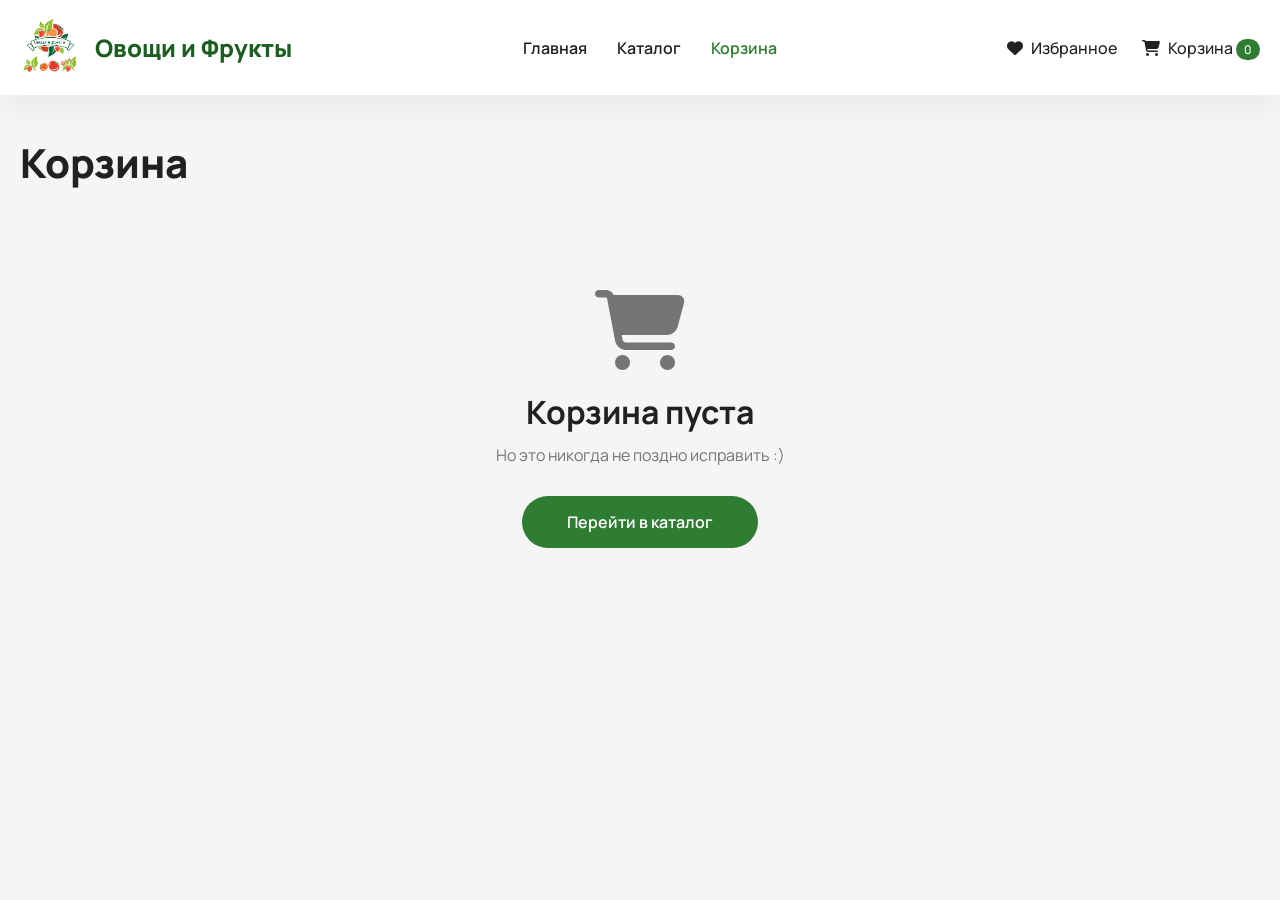
<file: cart.html>
<!DOCTYPE html>
<html lang="ru">
<head>
    <meta charset="UTF-8">
    <meta name="viewport" content="width=device-width, initial-scale=1.0">
    <title>Корзина | Овощи и Фрукты</title>
    
    <!-- Подключаем шрифты -->
    <link rel="preconnect" href="https://fonts.googleapis.com">
    <link rel="preconnect" href="https://fonts.gstatic.com" crossorigin>
    <link href="https://fonts.googleapis.com/css2?family=Manrope:wght@300;400;500;600;700;800&family=Playfair+Display:wght@700&display=swap" rel="stylesheet">
    
    <!-- Font Awesome -->
    <link rel="stylesheet" href="https://cdnjs.cloudflare.com/ajax/libs/font-awesome/6.4.0/css/all.min.css">
    
    <style>
        /* Копируем основные стили из catalog.html для единообразия */
        * { margin: 0; padding: 0; box-sizing: border-box; }
        
        :root {
            --primary-green: #2E7D32;
            --primary-green-light: #4CAF50;
            --primary-green-dark: #1B5E20;
            --accent-yellow: #ffc107;
            --accent-red: #f44336;
            --text-dark: #212121;
            --text-light: #757575;
            --bg-light: #F5F5F5;
            --bg-white: #FFFFFF;
            --shadow-soft: 0 10px 30px rgba(0, 0, 0, 0.05);
            --border-radius: 20px;
            --transition: all 0.3s ease;
        }

        body {
            font-family: 'Manrope', sans-serif;
            color: var(--text-dark);
            background-color: var(--bg-light);
        }

        .container {
            max-width: 1400px;
            margin: 0 auto;
            padding: 0 20px;
        }

        /* Шапка (копируем из catalog.html) */
        .header {
            background: white;
            box-shadow: var(--shadow-soft);
            position: sticky;
            top: 0;
            z-index: 100;
        }

        .main-nav {
            display: flex;
            align-items: center;
            justify-content: space-between;
            padding: 15px 0;
        }

        .logo {
            display: flex;
            align-items: center;
            gap: 15px;
            text-decoration: none;
        }

        .logo-image img {
            height: 60px;
            width: auto;
        }

        .logo-title {
            font-size: 1.5rem;
            font-weight: 800;
            color: var(--primary-green-dark);
        }

        .nav-menu ul {
            display: flex;
            gap: 30px;
            list-style: none;
        }

        .nav-menu a {
            text-decoration: none;
            color: var(--text-dark);
            font-weight: 600;
            transition: var(--transition);
        }

        .nav-menu a:hover,
        .nav-menu a.active {
            color: var(--primary-green);
        }

        .user-actions {
            display: flex;
            gap: 25px;
        }

        .action-link {
            text-decoration: none;
            color: var(--text-dark);
            display: flex;
            align-items: center;
            gap: 8px;
            font-weight: 500;
        }

        .cart-count {
            background: var(--primary-green);
            color: white;
            padding: 2px 8px;
            border-radius: 20px;
            font-size: 0.75rem;
        }

        /* Заголовок страницы */
        .page-title {
            margin: 40px 0;
            font-size: 2.5rem;
            font-weight: 800;
        }

        /* Корзина */
        .cart-layout {
            display: grid;
            grid-template-columns: 1fr 350px;
            gap: 30px;
            margin: 40px 0;
        }

        .cart-items {
            background: white;
            border-radius: var(--border-radius);
            padding: 30px;
            box-shadow: var(--shadow-soft);
        }

        .cart-item {
            display: grid;
            grid-template-columns: 100px 1fr auto auto auto;
            gap: 20px;
            align-items: center;
            padding: 20px 0;
            border-bottom: 1px solid #eaeaea;
        }

        .cart-item:last-child {
            border-bottom: none;
        }

        .cart-item-image {
            width: 100px;
            height: 100px;
            border-radius: 10px;
            overflow: hidden;
        }

        .cart-item-image img {
            width: 100%;
            height: 100%;
            object-fit: cover;
        }

        .cart-item-info h3 {
            font-size: 1.1rem;
            margin-bottom: 5px;
        }

        .cart-item-price {
            font-weight: 700;
            color: var(--primary-green-dark);
        }

        .cart-item-quantity {
            display: flex;
            align-items: center;
            gap: 10px;
        }

        .quantity-btn {
            width: 35px;
            height: 35px;
            border: 1px solid #eaeaea;
            background: white;
            border-radius: 50%;
            cursor: pointer;
            transition: var(--transition);
        }

        .quantity-btn:hover {
            background: var(--primary-green);
            color: white;
            border-color: var(--primary-green);
        }

        .quantity-input {
            width: 50px;
            text-align: center;
            border: 1px solid #eaeaea;
            border-radius: 5px;
            padding: 8px;
        }

        .cart-item-total {
            font-weight: 700;
            font-size: 1.2rem;
            color: var(--primary-green-dark);
        }

        .cart-item-remove {
            color: var(--text-light);
            cursor: pointer;
            transition: var(--transition);
        }

        .cart-item-remove:hover {
            color: var(--accent-red);
        }

        /* Сайдбар корзины */
        .cart-sidebar {
            background: white;
            border-radius: var(--border-radius);
            padding: 30px;
            box-shadow: var(--shadow-soft);
            height: fit-content;
        }

        .cart-summary {
            margin-bottom: 30px;
        }

        .summary-row {
            display: flex;
            justify-content: space-between;
            margin-bottom: 15px;
            padding-bottom: 15px;
            border-bottom: 1px solid #eaeaea;
        }

        .summary-row.total {
            font-size: 1.3rem;
            font-weight: 700;
            border-bottom: none;
        }

        .btn-checkout {
            width: 100%;
            padding: 15px;
            background: var(--primary-green);
            color: white;
            border: none;
            border-radius: 10px;
            font-weight: 600;
            font-size: 1.1rem;
            cursor: pointer;
            transition: var(--transition);
            margin-bottom: 15px;
        }

        .btn-checkout:hover {
            background: var(--primary-green-dark);
        }

        .btn-continue {
            width: 100%;
            padding: 15px;
            background: transparent;
            border: 2px solid var(--primary-green);
            color: var(--primary-green);
            border-radius: 10px;
            font-weight: 600;
            text-decoration: none;
            display: block;
            text-align: center;
            transition: var(--transition);
        }

        .btn-continue:hover {
            background: var(--primary-green);
            color: white;
        }

        .empty-cart {
            text-align: center;
            padding: 60px;
        }

        .empty-cart i {
            font-size: 5rem;
            color: var(--text-light);
            margin-bottom: 20px;
        }

        .empty-cart h2 {
            font-size: 2rem;
            margin-bottom: 10px;
        }

        .empty-cart p {
            color: var(--text-light);
            margin-bottom: 30px;
        }

        .btn-primary {
            background: var(--primary-green);
            color: white;
            padding: 15px 45px;
            border-radius: 50px;
            text-decoration: none;
            font-weight: 600;
            display: inline-block;
        }

        @media (max-width: 768px) {
            .cart-layout {
                grid-template-columns: 1fr;
            }
            
            .cart-item {
                grid-template-columns: 1fr;
                text-align: center;
            }
            
            .cart-item-image {
                margin: 0 auto;
            }
        }
    </style>
</head>
<body>
    <header class="header">
        <div class="container">
            <div class="main-nav">
                <a href="index.html" class="logo">
                    <div class="logo-image">
                        <img src="img/logo.png" alt="Логотип">
                    </div>
                    <div class="logo-text">
                        <h1 class="logo-title">Овощи и Фрукты</h1>
                    </div>
                </a>

                <nav class="nav-menu">
                    <ul>
                        <li><a href="index.html">Главная</a></li>
                        <li><a href="catalog.html">Каталог</a></li>
                        <li><a href="cart.html" class="active">Корзина</a></li>
                    </ul>
                </nav>

                <div class="user-actions">
                    <a href="#" class="action-link">
                        <i class="fas fa-heart"></i>
                        <span>Избранное</span>
                    </a>
                    <a href="cart.html" class="action-link">
                        <i class="fas fa-shopping-cart"></i>
                        <span>Корзина <span class="cart-count" id="cartCount">0</span></span>
                    </a>
                </div>
            </div>
        </div>
    </header>

    <main>
        <div class="container">
            <h1 class="page-title">Корзина</h1>
            
            <div id="cartContainer"></div>
        </div>
    </main>

    <script>
        class CartPage {
            constructor() {
                this.cart = JSON.parse(localStorage.getItem('cart')) || [];
                this.render();
                this.updateCartCount();
            }

            render() {
                const container = document.getElementById('cartContainer');
                
                if (this.cart.length === 0) {
                    container.innerHTML = this.getEmptyCartHTML();
                    return;
                }

                container.innerHTML = `
                    <div class="cart-layout">
                        <div class="cart-items">
                            ${this.getCartItemsHTML()}
                        </div>
                        <div class="cart-sidebar">
                            ${this.getCartSummaryHTML()}
                        </div>
                    </div>
                `;

                this.attachEventListeners();
            }

            getCartItemsHTML() {
                return this.cart.map((item, index) => `
                    <div class="cart-item" data-index="${index}">
                        <div class="cart-item-image">
                            <img src="${item.image || 'https://via.placeholder.com/100x100'}" alt="${item.name}">
                        </div>
                        <div class="cart-item-info">
                            <h3>${item.name}</h3>
                            <div class="cart-item-price">${item.price}₽</div>
                        </div>
                        <div class="cart-item-quantity">
                            <button class="quantity-btn" data-action="decrease">-</button>
                            <input type="number" class="quantity-input" value="${item.quantity}" min="1" readonly>
                            <button class="quantity-btn" data-action="increase">+</button>
                        </div>
                        <div class="cart-item-total">
                            ${item.price * item.quantity}₽
                        </div>
                        <div class="cart-item-remove" data-action="remove">
                            <i class="fas fa-trash-alt"></i>
                        </div>
                    </div>
                `).join('');
            }

            getCartSummaryHTML() {
                const subtotal = this.cart.reduce((sum, item) => sum + (item.price * item.quantity), 0);
                const delivery = subtotal > 2000 ? 0 : 200;
                const total = subtotal + delivery;

                return `
                    <div class="cart-summary">
                        <h2>Сумма заказа</h2>
                        <div class="summary-row">
                            <span>Товары (${this.cart.length})</span>
                            <span>${subtotal}₽</span>
                        </div>
                        <div class="summary-row">
                            <span>Доставка</span>
                            <span>${delivery === 0 ? 'Бесплатно' : delivery + '₽'}</span>
                        </div>
                        <div class="summary-row total">
                            <span>Итого</span>
                            <span>${total}₽</span>
                        </div>
                    </div>
                    <button class="btn-checkout" id="checkoutBtn">Оформить заказ</button>
                    <a href="catalog.html" class="btn-continue">Продолжить покупки</a>
                `;
            }

            getEmptyCartHTML() {
                return `
                    <div class="empty-cart">
                        <i class="fas fa-shopping-cart"></i>
                        <h2>Корзина пуста</h2>
                        <p>Но это никогда не поздно исправить :)</p>
                        <a href="catalog.html" class="btn-primary">Перейти в каталог</a>
                    </div>
                `;
            }

            attachEventListeners() {
                document.querySelectorAll('[data-action="increase"]').forEach(btn => {
                    btn.addEventListener('click', (e) => {
                        const cartItem = e.target.closest('.cart-item');
                        const index = cartItem.dataset.index;
                        this.cart[index].quantity += 1;
                        this.saveCart();
                        this.render();
                    });
                });

                document.querySelectorAll('[data-action="decrease"]').forEach(btn => {
                    btn.addEventListener('click', (e) => {
                        const cartItem = e.target.closest('.cart-item');
                        const index = cartItem.dataset.index;
                        if (this.cart[index].quantity > 1) {
                            this.cart[index].quantity -= 1;
                        } else {
                            this.cart.splice(index, 1);
                        }
                        this.saveCart();
                        this.render();
                    });
                });

                document.querySelectorAll('[data-action="remove"]').forEach(btn => {
                    btn.addEventListener('click', (e) => {
                        const cartItem = e.target.closest('.cart-item');
                        const index = cartItem.dataset.index;
                        this.cart.splice(index, 1);
                        this.saveCart();
                        this.render();
                    });
                });

                document.getElementById('checkoutBtn')?.addEventListener('click', () => {
                    alert('Спасибо за заказ! Это демо-версия.');
                });
            }

            saveCart() {
                localStorage.setItem('cart', JSON.stringify(this.cart));
                this.updateCartCount();
            }

            updateCartCount() {
                const count = this.cart.reduce((sum, item) => sum + item.quantity, 0);
                document.getElementById('cartCount').textContent = count;
            }
        }

        document.addEventListener('DOMContentLoaded', () => {
            new CartPage();
        });
    </script>
</body>
</html>
</file>
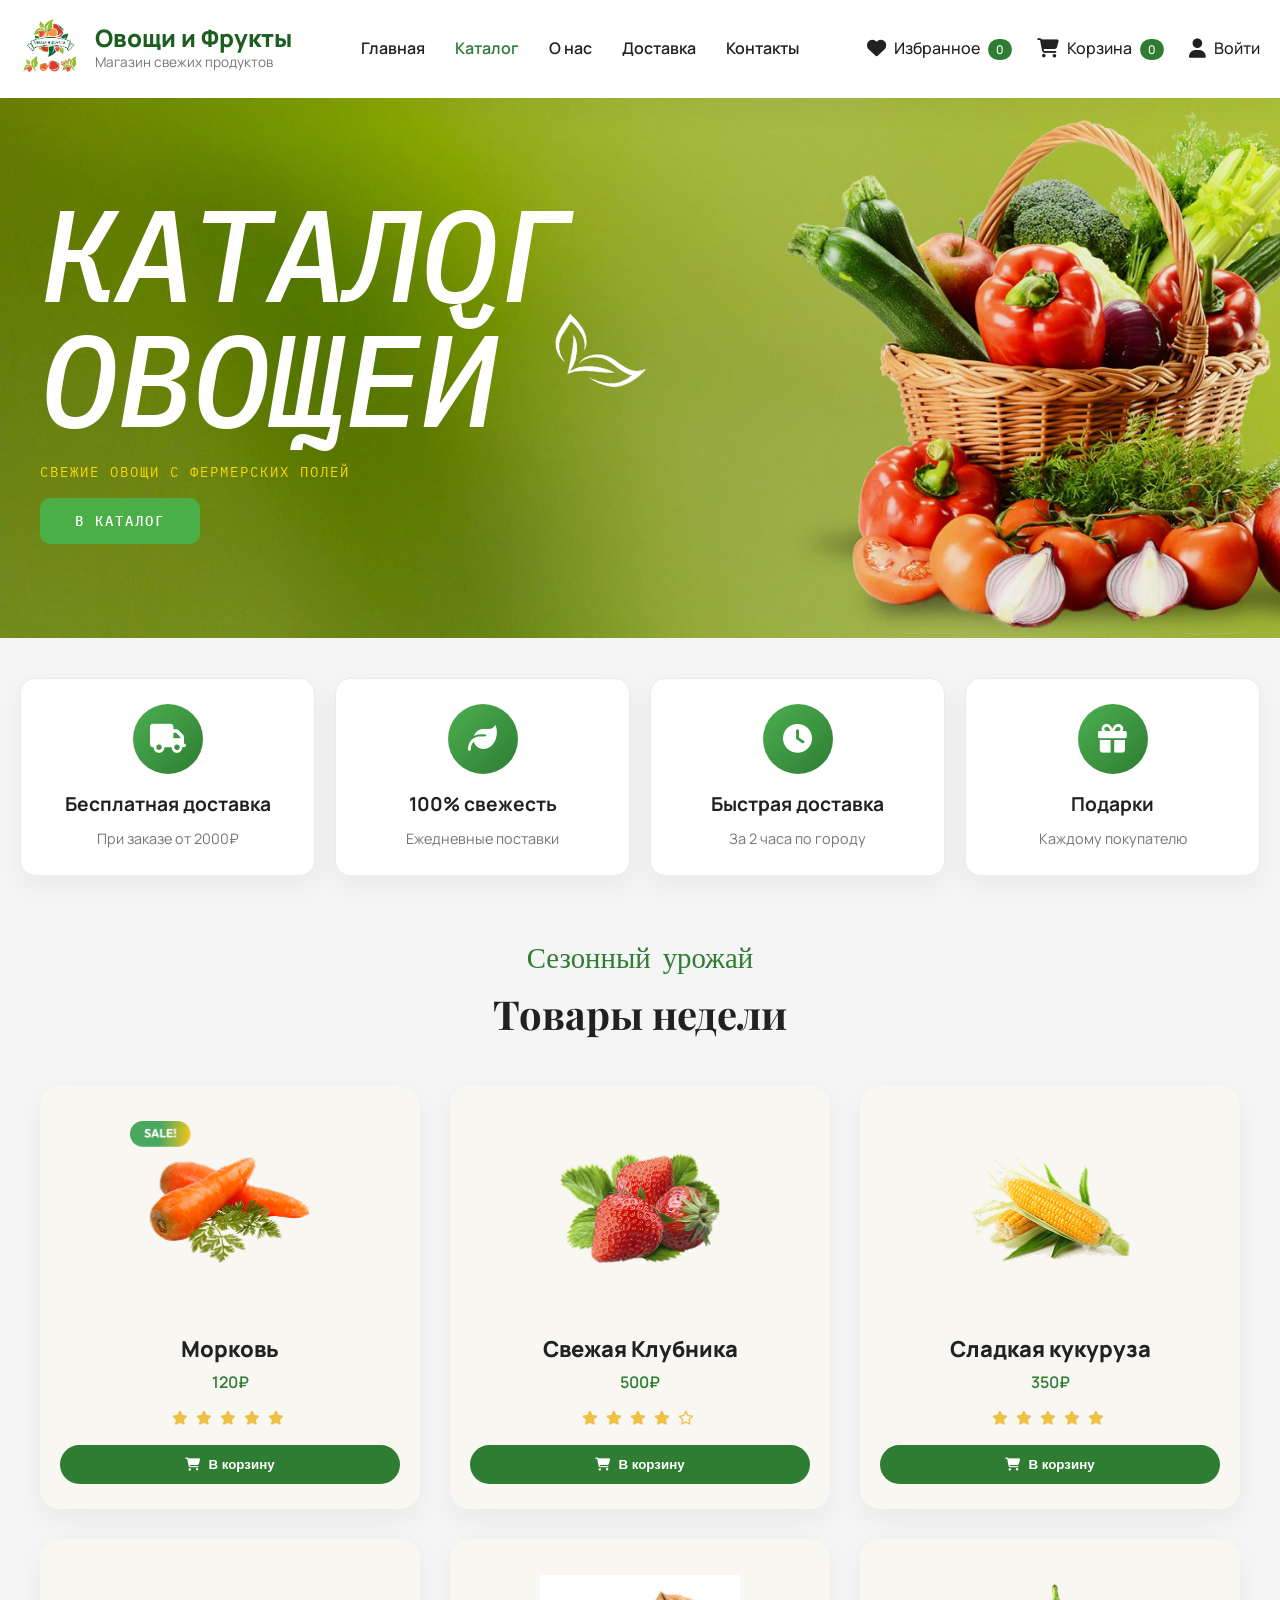
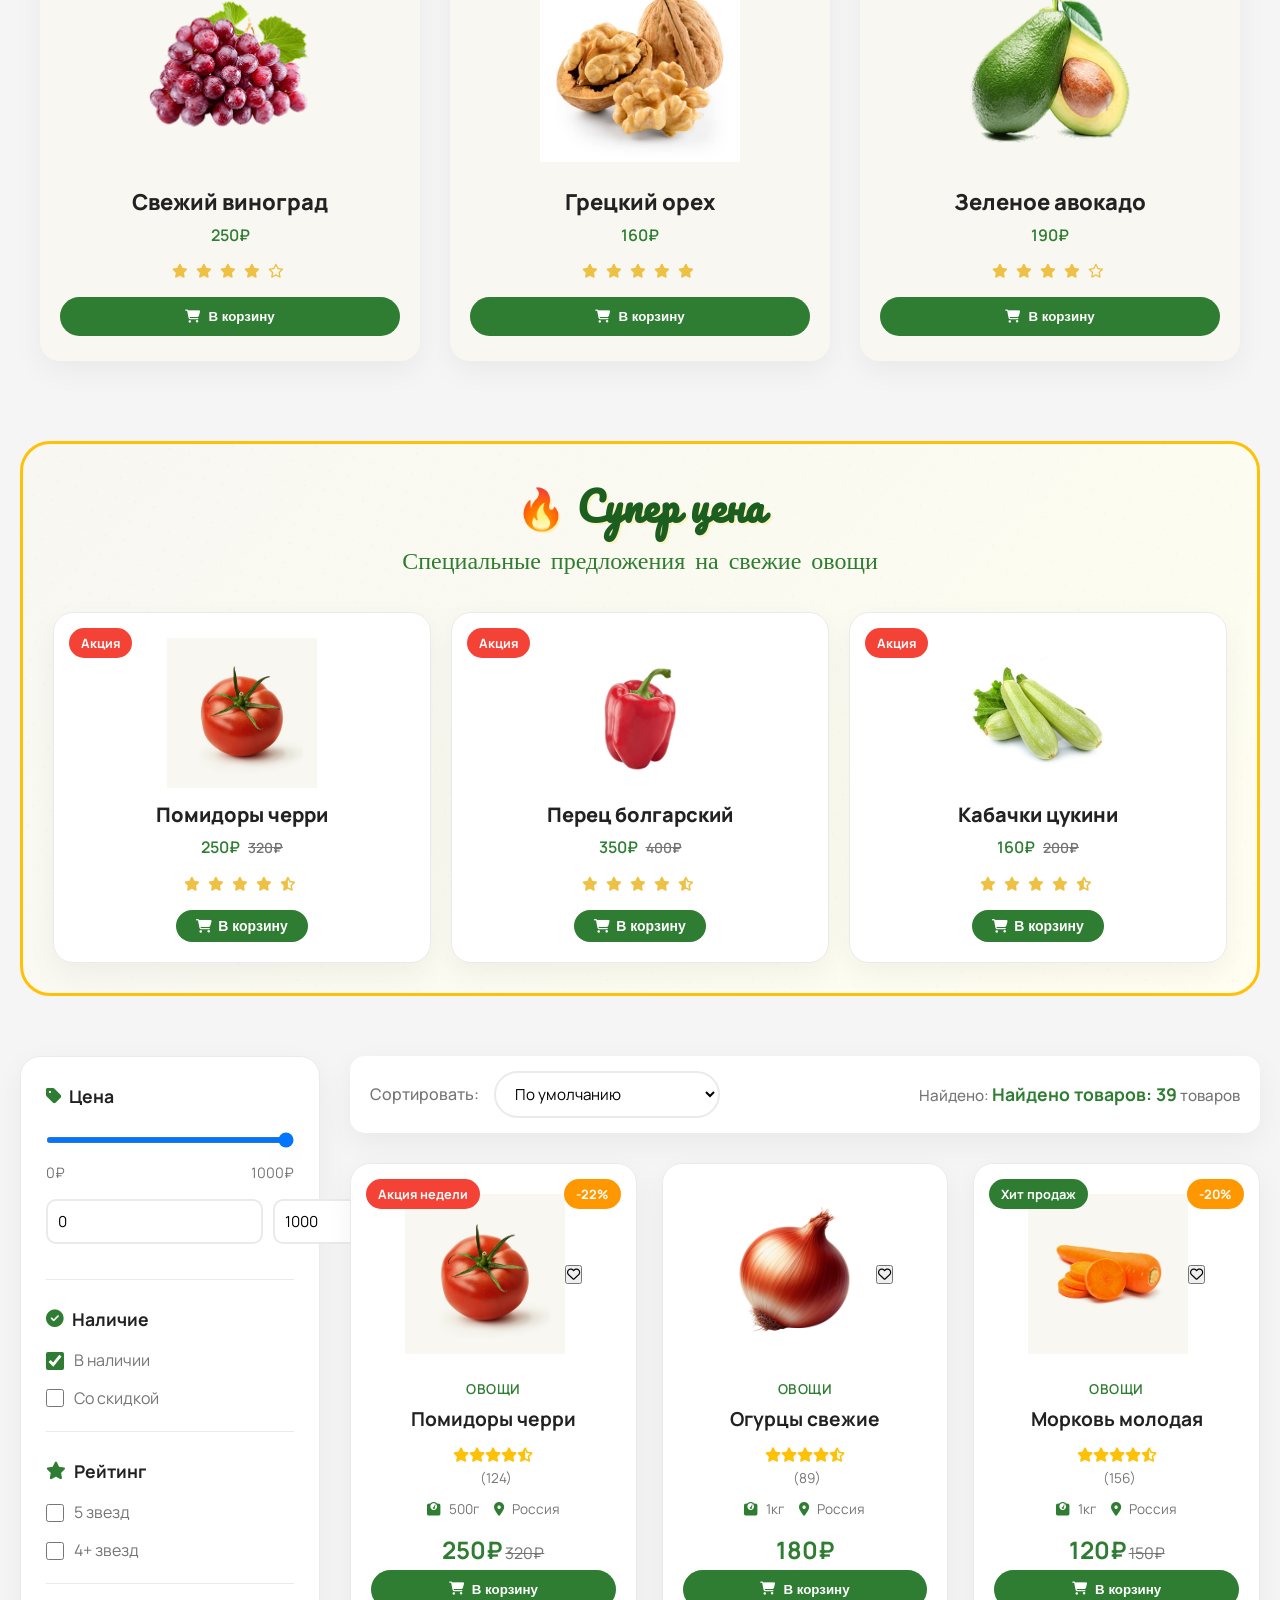
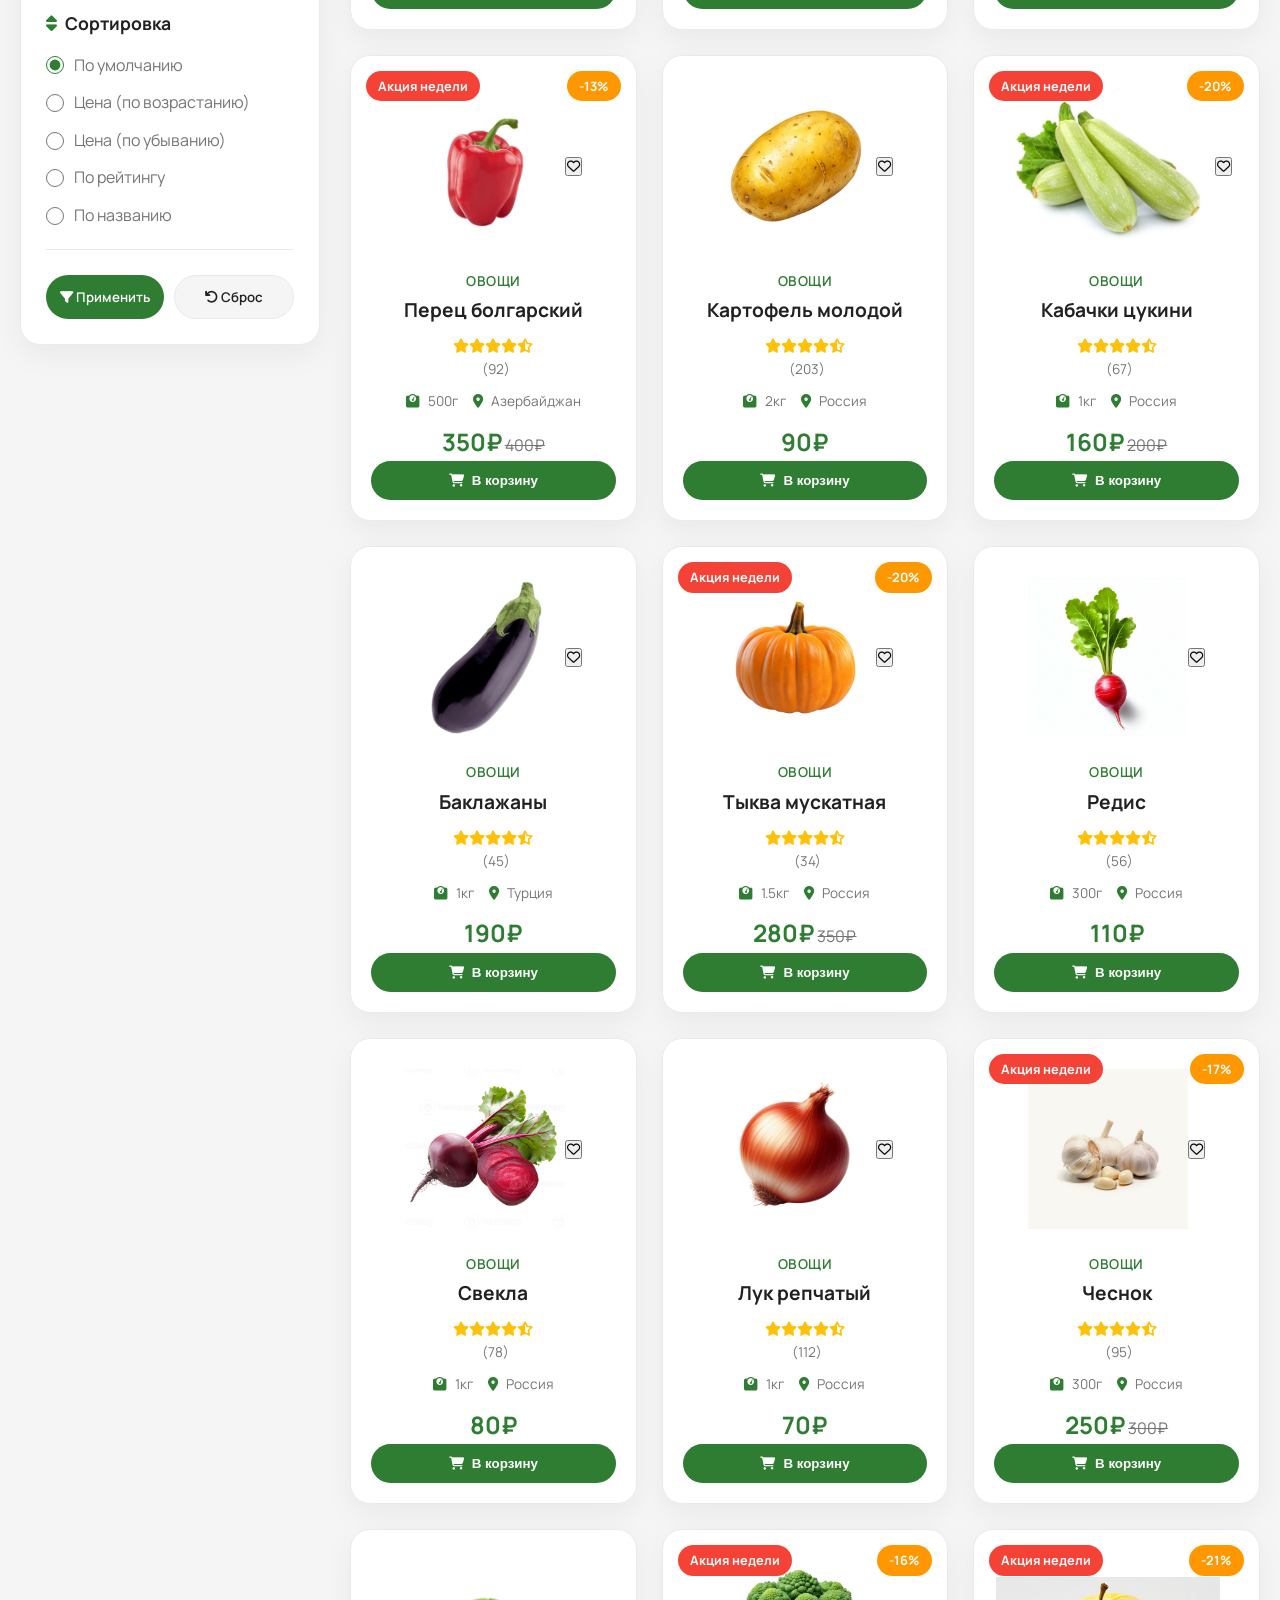
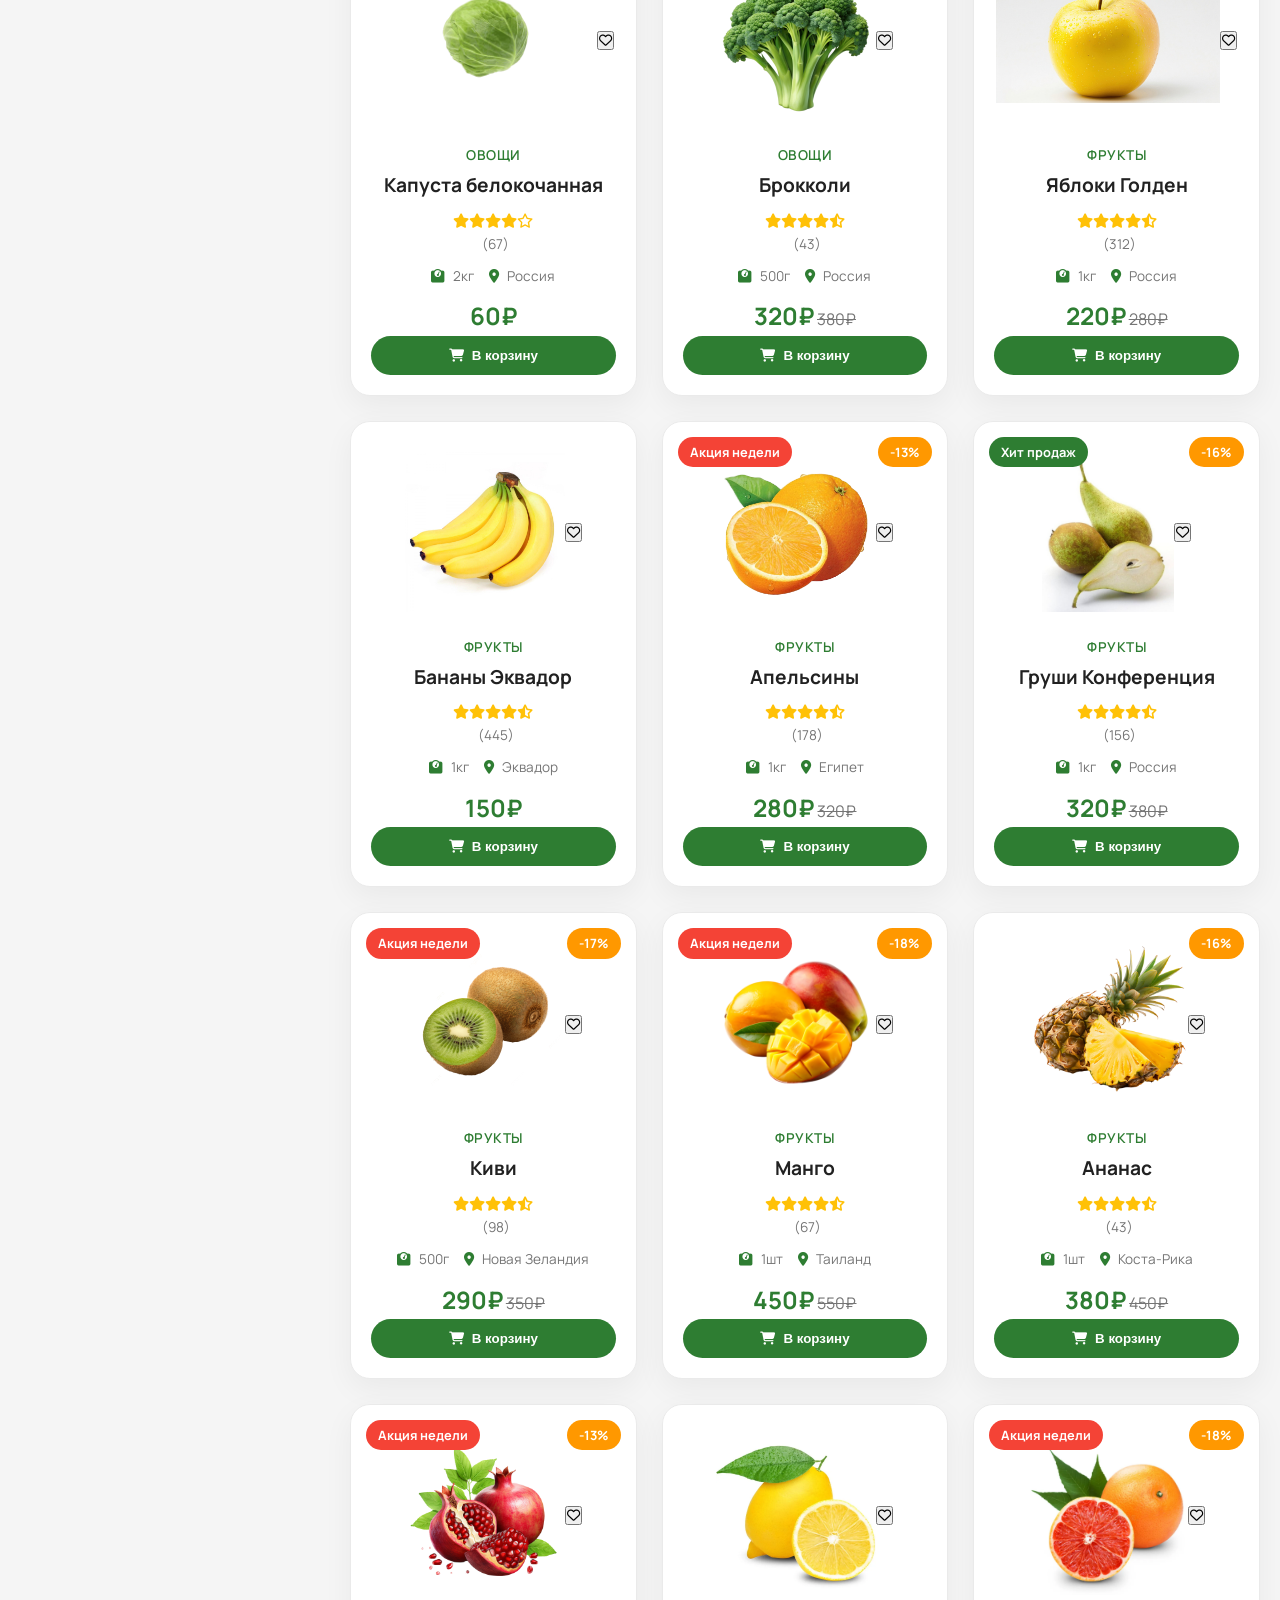
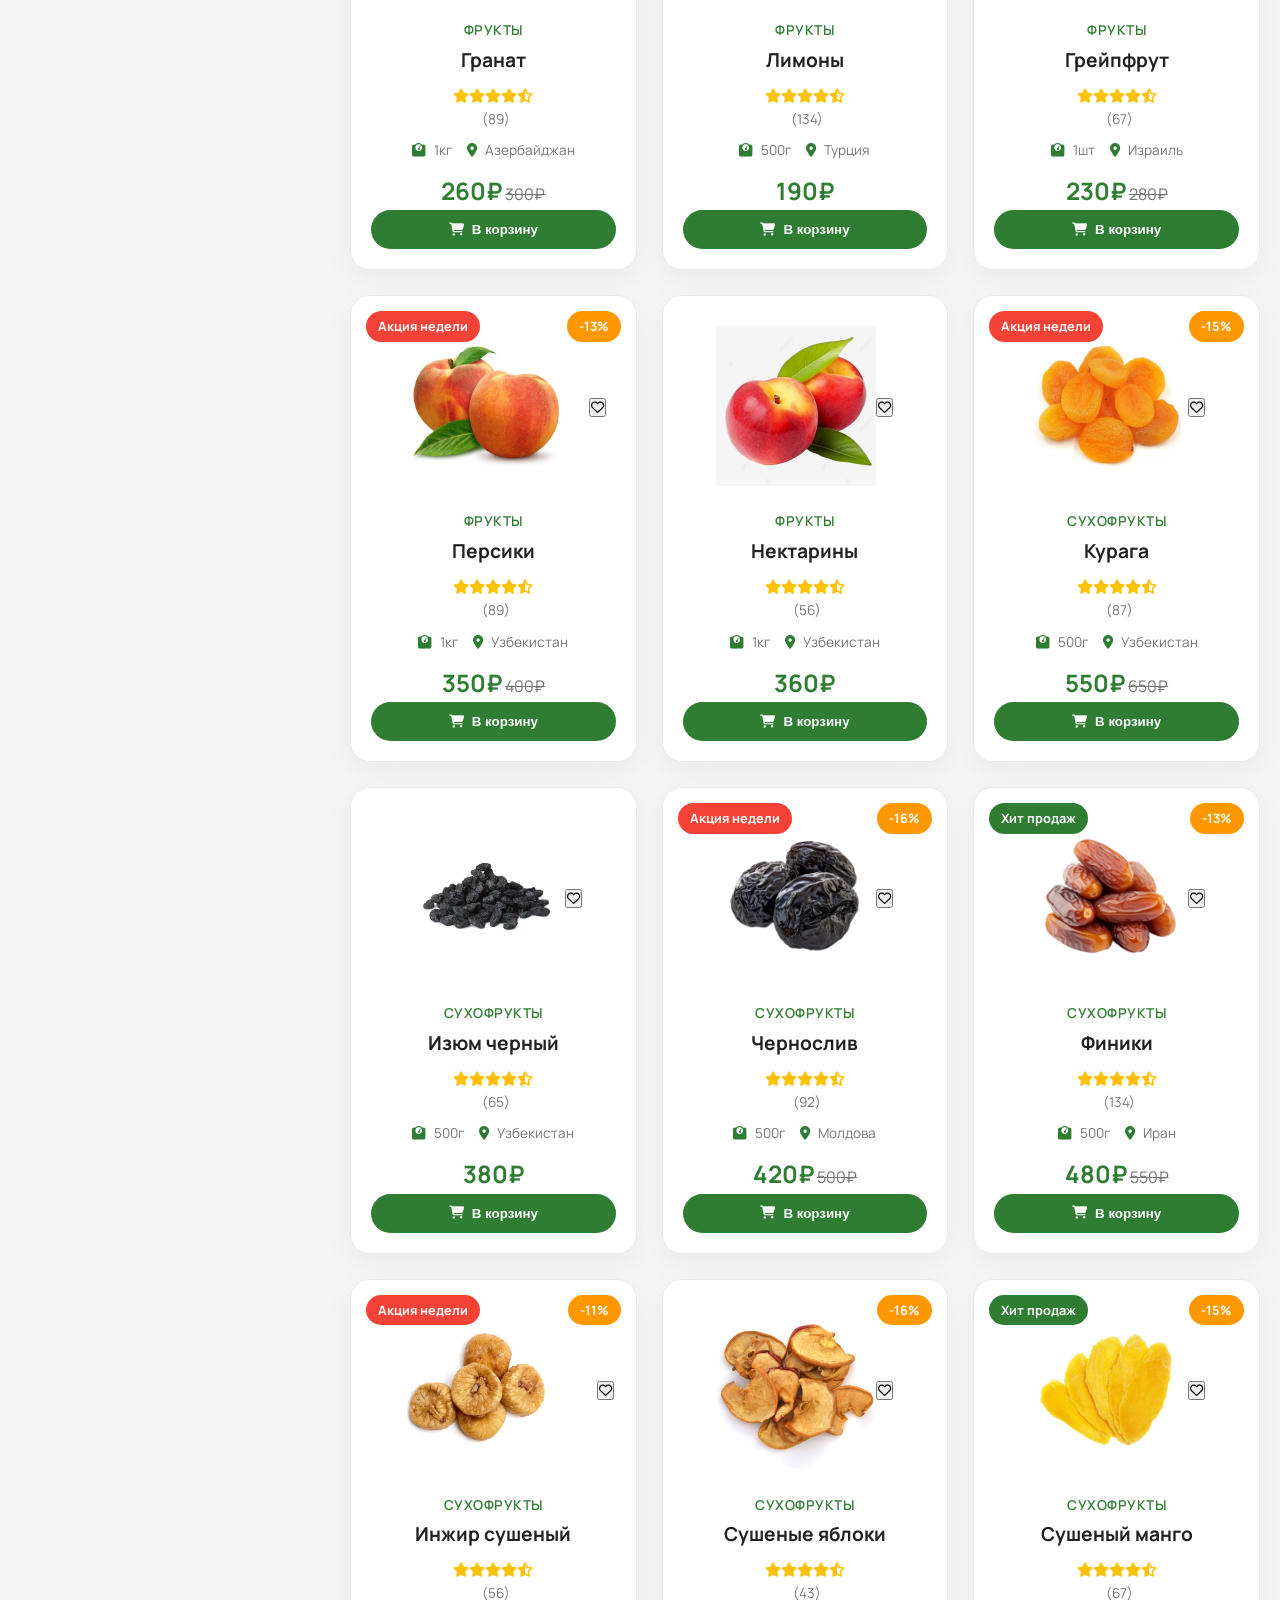
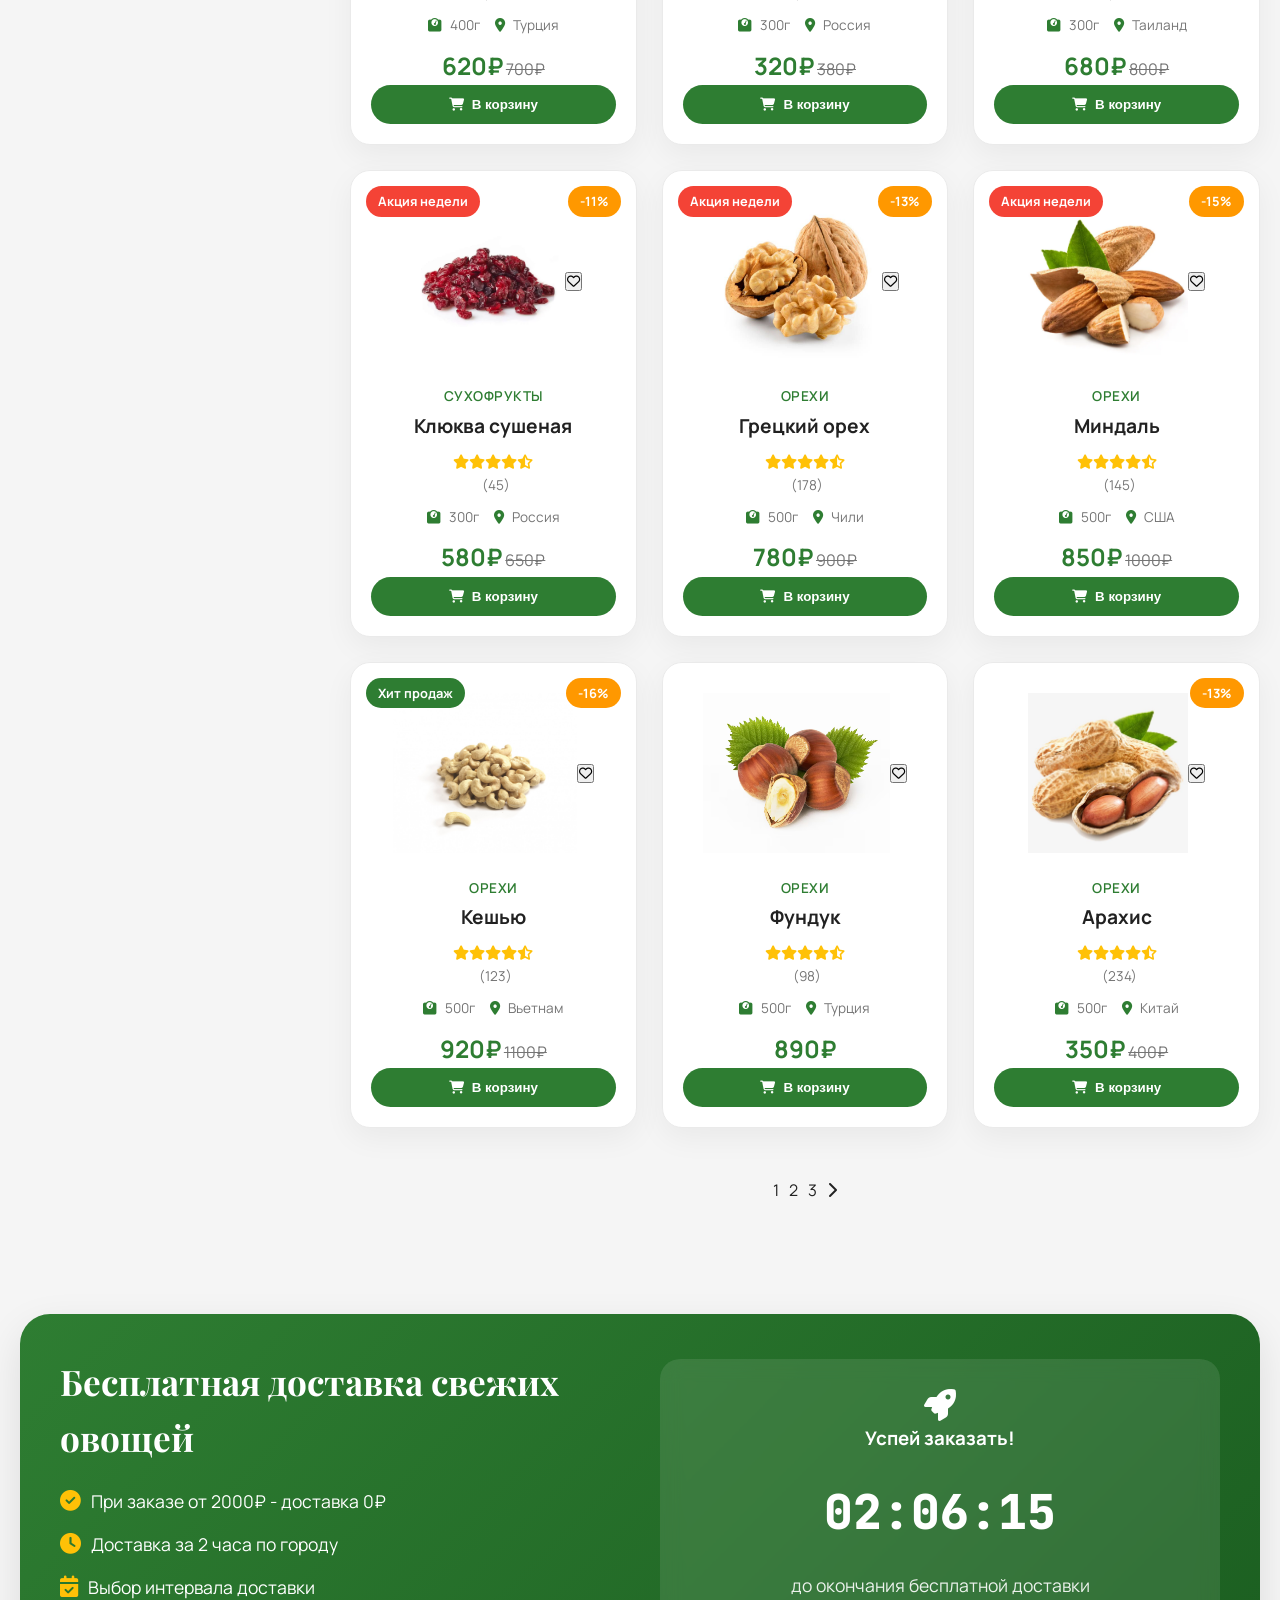
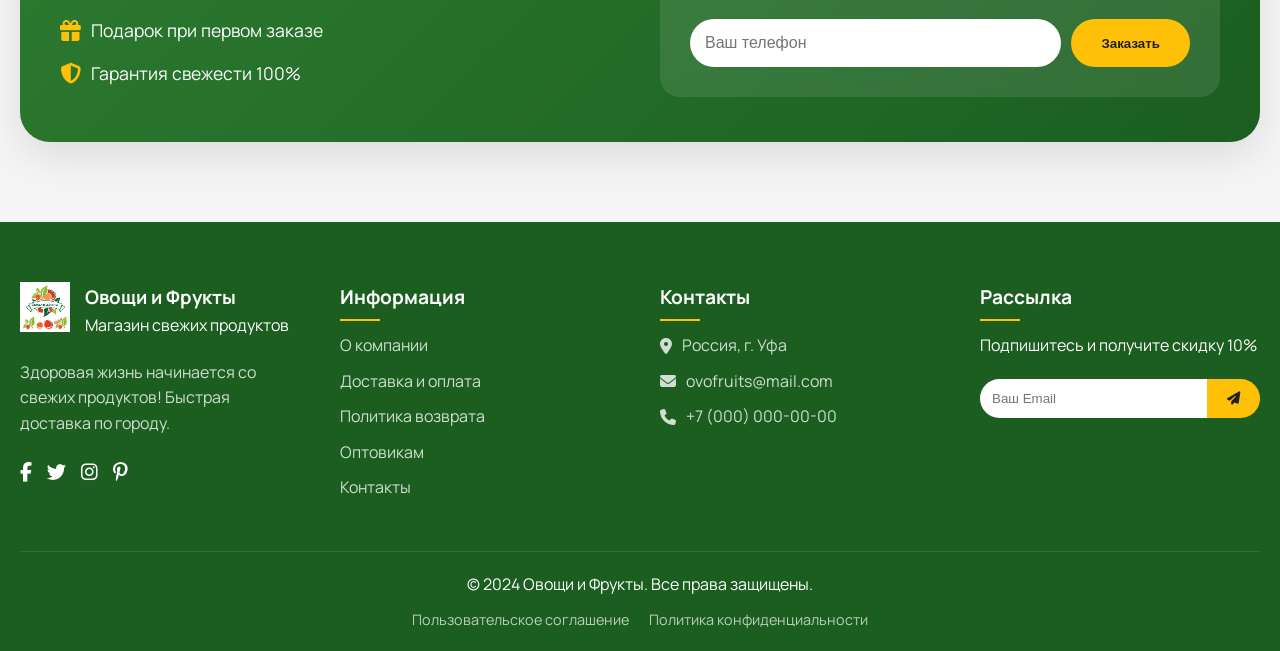
<file: catalog-vegetables.html>
<!DOCTYPE html>
<html lang="ru">
<head>
    <meta charset="UTF-8">
    <meta name="viewport" content="width=device-width, initial-scale=1.0">
    <title>Овощи - Каталог | Овощи и Фрукты</title>
    
    <!-- Подключаем шрифты -->
    <link rel="preconnect" href="https://fonts.googleapis.com">
    <link rel="preconnect" href="https://fonts.gstatic.com" crossorigin>
    <link href="https://fonts.googleapis.com/css2?family=Manrope:wght@300;400;500;600;700;800&family=Playfair+Display:wght@700&family=Caveat&family=Pacifico&family=Covered+By+Your+Grace&family=IBM+Plex+Mono:ital,wght@1,500&family=JetBrains+Mono:wght@400;500;700&display=swap" rel="stylesheet">
    
    <!-- Font Awesome -->
    <link rel="stylesheet" href="https://cdnjs.cloudflare.com/ajax/libs/font-awesome/6.4.0/css/all.min.css">
    
    <!-- Анимации -->
    <link rel="stylesheet" href="https://cdnjs.cloudflare.com/ajax/libs/animate.css/4.1.1/animate.min.css">
    <script src="js/script.js"></script>

    
    <style>
        /* ===== ОСНОВНЫЕ ПЕРЕМЕННЫЕ ===== */
        * {
            margin: 0;
            padding: 0;
            box-sizing: border-box;
        }

        :root {
            --primary-green: #2E7D32;
            --primary-green-light: #4CAF50;
            --primary-green-dark: #1B5E20;
            --accent-yellow: #ffc107;
            --accent-red: #f44336;
            --text-dark: #212121;
            --text-light: #757575;
            --bg-light: #F5F5F5;
            --bg-white: #FFFFFF;
            --bg-beige: #F8F7F2;
            --shadow-soft: 0 10px 30px rgba(0, 0, 0, 0.05);
            --shadow-medium: 0 15px 40px rgba(0, 0, 0, 0.1);
            --border-radius: 20px;
            --transition: all 0.3s ease;
        }

        body {
            font-family: 'Manrope', sans-serif;
            color: var(--text-dark);
            background-color: var(--bg-light);
            line-height: 1.6;
        }

        .container {
            max-width: 1400px;
            margin: 0 auto;
            padding: 0 20px;
        }

        /* ===== ШАПКА ===== */
        .header {
            background: white;
            box-shadow: var(--shadow-soft);
            position: sticky;
            top: 0;
            z-index: 100;
        }

        .main-nav {
            display: flex;
            align-items: center;
            justify-content: space-between;
            padding: 15px 0;
        }

        .logo {
            display: flex;
            align-items: center;
            gap: 15px;
            text-decoration: none;
        }

        .logo-image img {
            height: 60px;
            width: auto;
        }

        .logo-title {
            font-size: 1.5rem;
            font-weight: 800;
            color: var(--primary-green-dark);
            line-height: 1.2;
        }

        .logo-subtitle {
            font-size: 0.85rem;
            color: var(--text-light);
        }

        .nav-menu ul {
            display: flex;
            gap: 30px;
            list-style: none;
        }

        .nav-menu a {
            text-decoration: none;
            color: var(--text-dark);
            font-weight: 600;
            transition: var(--transition);
            font-size: 1rem;
        }

        .nav-menu a:hover,
        .nav-menu a.active {
            color: var(--primary-green);
        }

        .user-actions {
            display: flex;
            gap: 25px;
        }

        .action-link {
            text-decoration: none;
            color: var(--text-dark);
            display: flex;
            align-items: center;
            gap: 8px;
            font-weight: 500;
            transition: var(--transition);
        }

        .action-link:hover {
            color: var(--primary-green);
        }

        .action-link i {
            font-size: 1.2rem;
        }

        .cart-count, .wishlist-count {
            background: var(--primary-green);
            color: white;
            padding: 2px 8px;
            border-radius: 20px;
            font-size: 0.75rem;
            margin-left: 5px;
        }

       
                /* ===== ГЛАВНЫЙ ЭКРАН ===== */
        .hero {
            position: relative;
            width: 100%;
            height: 60vh;
            min-height: 500px;
            background: #1F1E17;
            overflow: hidden;
        }

        /* Rectangle 2027 - черный фон */
        .hero::before {
            content: '';
            position: absolute;
            width: 100%;
            height: 814px;
            left: 0;
            top: -3.5px;
            background: rgb(2, 2, 2);
            z-index: 1;
        }

        /* Изображение с размытием */
        .hero-image-overlay {
            position: absolute;
            top: 0;
            left: 0;
            right: 0;
            bottom: 0;
            background: url('img/vegatables.jpg');
            background-size: cover;
            background-position: center;
            opacity: 0.95;
            filter: blur(0px);
            z-index: 2;
        }

        .hero .container {
            position: relative;
            z-index: 3;
            width: 100%;
            max-width: 1400px;
            margin: 0 auto;
            padding: 0 40px;
            height: 100%;
            display: flex;
            align-items: center;
            justify-content: flex-start;
        }

        .hero-content {
            position: relative;
            width: 656px;
            color: white;
        }

        /* Овощи и Фрукты - заголовок */
        .hero-content .hero-title {
            font-family: 'IBM Plex Mono', monospace;
            font-style: italic;
            font-weight: 500;
            font-size: 130px;
            line-height: 125px;
            color: #FFFFFF;
            margin: 0 0 20px 0;
            text-transform: uppercase;
            letter-spacing: -2px;
            width: 655.74px;
        }

        /* leaf-01.webp - декоративный элемент */
        .hero-decoration {
            position: absolute;
            width: 92px;
            height: 75px;
            right: 49px;
            top: 122px;
            z-index: 4;
        }

        .hero-decoration .leaf {
            width: 100%;
            height: 100%;
            object-fit: contain;
        }

        /* Магазин "Овощи и Фрукты" - подзаголовок */
        .hero-content .hero-subtitle {
            font-family: 'IBM Plex Mono', monospace;
            font-size: 14px;
            font-weight: 400;
            text-transform: uppercase;
            letter-spacing: 2px;
            color: #FFD700;
            margin-bottom: 15px;
            display: block;
        }

        /* Описание */
        .hero-content .hero-description {
            font-family: 'IBM Plex Mono', monospace;
            font-size: 14px;
            line-height: 1.6;
            color: rgba(255, 255, 255, 0.9);
            margin-bottom: 30px;
            max-width: 550px;
        }

        /* Кнопка */
        .hero-content .btn {
            font-family: 'IBM Plex Mono', monospace;
            display: inline-flex;
            align-items: center;
            justify-content: center;
            padding: 12px 35px;
            background: #4BAF47;
        border-radius: 10px;
            color: rgb(255, 255, 255);
            font-size: 14px;
            font-weight: 500;
            text-transform: uppercase;
            letter-spacing: 2px;
            text-decoration: none;
            cursor: pointer;
            transition: all 0.3s ease;
            position: relative;
            overflow: hidden;
            z-index: 1;
        }

        .hero-content .btn::before {
            content: '';
            position: absolute;
            top: 0;
            left: -100%;
            width: 100%;
            height: 100%;
            background: #FFD700;
            transition: left 0.3s ease;
            z-index: -1;
        }

        .hero-content .btn:hover::before {
            left: 0;
        }

        .hero-content .btn:hover {
            color: #000;
            transform: translateY(-2px);
            box-shadow: 0 10px 20px rgba(255, 215, 0, 0.3);
        }

        /* Скрываем лишний декоративный элемент */
        .hero-decoration-line {
            display: none;
        }

        /* ===== ПРЕИМУЩЕСТВА ===== */
        .benefits-section {
            display: grid;
            grid-template-columns: repeat(4, 1fr);
            gap: 20px;
            margin: 40px 0 60px;
        }

        .benefit-card {
            background: white;
            padding: 25px 20px;
            border-radius: 15px;
            text-align: center;
            box-shadow: var(--shadow-soft);
            transition: var(--transition);
            border: 1px solid #eaeaea;
        }

        .benefit-card:hover {
            transform: translateY(-5px);
            box-shadow: var(--shadow-medium);
            border-color: var(--primary-green);
        }

        .benefit-icon {
            width: 70px;
            height: 70px;
            background: linear-gradient(135deg, var(--primary-green-light), var(--primary-green));
            border-radius: 50%;
            display: flex;
            align-items: center;
            justify-content: center;
            margin: 0 auto 15px;
            color: white;
            font-size: 1.8rem;
            transition: var(--transition);
        }

        .benefit-card:hover .benefit-icon {
            transform: rotateY(180deg);
        }

        .benefit-title {
            font-weight: 700;
            font-size: 1.2rem;
            margin-bottom: 8px;
            color: var(--text-dark);
        }

        .benefit-text {
            color: var(--text-light);
            font-size: 0.9rem;
        }

        /* ===== ДОСТАВКА ===== */
        .delivery-info {
            background: linear-gradient(135deg, var(--primary-green), var(--primary-green-dark));
            border-radius: 30px;
            padding: 40px;
            margin: 60px 0;
            color: white;
            display: grid;
            grid-template-columns: 1fr 1fr;
            gap: 40px;
            align-items: center;
            box-shadow: var(--shadow-medium);
        }

        .delivery-content h2 {
            font-size: 2.2rem;
            margin-bottom: 20px;
            font-family: 'Playfair Display', serif;
        }

        .delivery-features {
            list-style: none;
        }

        .delivery-features li {
            margin-bottom: 15px;
            display: flex;
            align-items: center;
            gap: 10px;
            font-size: 1.1rem;
        }

        .delivery-features i {
            color: var(--accent-yellow);
            font-size: 1.3rem;
        }

        .delivery-timer {
            background: rgba(255,255,255,0.1);
            padding: 30px;
            border-radius: 20px;
            text-align: center;
            backdrop-filter: blur(10px);
        }

        .timer-display {
            font-size: 3rem;
            font-weight: 800;
            margin: 20px 0;
            font-family: 'JetBrains Mono', monospace;
        }

        .timer-label {
            font-size: 1.1rem;
            opacity: 0.9;
        }

        .delivery-form {
            display: flex;
            gap: 10px;
            margin-top: 20px;
        }

        .delivery-form input {
            flex: 1;
            padding: 15px;
            border: none;
            border-radius: 30px;
            outline: none;
            font-size: 1rem;
        }

        .delivery-form button {
            padding: 15px 30px;
            background: var(--accent-yellow);
            border: none;
            border-radius: 30px;
            font-weight: 700;
            color: var(--text-dark);
            cursor: pointer;
            transition: var(--transition);
        }

        .delivery-form button:hover {
            background: #ffb300;
            transform: scale(1.05);
        }

        /* ===== ТОВАРЫ НЕДЕЛИ (КАК В CATALOG) ===== */
        .weekly-products {
            margin: 60px 0 80px;
        }

        .weekly-title {
            text-align: center;
            margin-bottom: 40px;
        }

        .weekly-title h2 {
            font-family: 'Playfair Display', serif;
            font-size: 2.5rem;
            color: var(--text-dark);
            margin-bottom: 10px;
        }

        .weekly-title p {
            font-family: 'Covered By Your Grace', cursive;
            font-size: 1.8rem;
            color: var(--primary-green);
        }

        .weekly-grid {
            display: grid;
            grid-template-columns: repeat(3, 1fr);
            gap: 30px;
            max-width: 1200px;
            margin: 0 auto;
        }

        .weekly-grid-second {
            display: grid;
            grid-template-columns: repeat(3, 1fr);
            gap: 30px;
            max-width: 1200px;
            margin: 30px auto 0;
        }

        .weekly-item {
            background: var(--bg-beige);
            border-radius: 20px;
            padding: 30px 20px 25px;
            text-align: center;
            position: relative;
            box-shadow: var(--shadow-soft);
            transition: var(--transition);
        }

        .weekly-item:hover {
            transform: translateY(-10px);
            box-shadow: var(--shadow-medium);
        }

        .weekly-image {
            width: 200px;
            height: 200px;
            margin: 0 auto 20px;
            position: relative;
        }

        .weekly-image img {
            width: 100%;
            height: 100%;
            object-fit: contain;
        }

        .weekly-item h3 {
            font-family: 'Manrope', sans-serif;
            font-weight: 800;
            font-size: 22px;
            line-height: 26px;
            color: #222222;
            margin-bottom: 5px;
        }

        .weekly-price {
            font-family: 'Manrope', sans-serif;
            font-weight: 600;
            font-size: 16px;
            line-height: 30px;
            color: var(--primary-green);
            margin-bottom: 10px;
        }

        .weekly-rating {
            color: #EEC044;
            font-size: 14px;
            letter-spacing: 4px;
            margin-bottom: 15px;
        }

        .weekly-rating i {
            margin: 0 2px;
        }

        .btn-weekly {
            background: var(--primary-green);
            color: white;
            border: none;
            padding: 10px 25px;
            border-radius: 30px;
            font-weight: 600;
            cursor: pointer;
            transition: var(--transition);
            display: inline-flex;
            align-items: center;
            gap: 8px;
        }

        .btn-weekly:hover {
            background: var(--primary-green-dark);
            transform: scale(1.05);
        }

        /* ===== АКЦИОННЫЕ ТОВАРЫ (СТИЛЬ ИЗ CATALOG) ===== */
        .promo-section {
            margin: 40px 0 60px;
            padding: 30px;
            background: linear-gradient(135deg, #f8f7f2, #fffef0);
            border-radius: 30px;
            border: 3px solid var(--accent-yellow);
            position: relative;
            overflow: hidden;
        }

        .promo-section::before {
            content: '';
            position: absolute;
            top: -50%;
            right: -50%;
            width: 200%;
            height: 200%;
            background: radial-gradient(circle, rgba(76,175,80,0.03) 1px, transparent 1px);
            background-size: 20px 20px;
            transform: rotate(15deg);
            pointer-events: none;
        }

        .promo-header {
            text-align: center;
            margin-bottom: 30px;
            position: relative;
            z-index: 1;
        }

        .promo-header h3 {
            font-family: 'Pacifico', cursive;
            font-size: 2.5rem;
            color: var(--primary-green-dark);
            margin-bottom: 5px;
            text-shadow: 2px 2px 0 rgba(255,215,0,0.2);
        }

        .promo-header p {
            font-family: 'Covered By Your Grace', cursive;
            font-size: 1.5rem;
            color: var(--primary-green);
        }

        .promo-grid {
            display: grid;
            grid-template-columns: repeat(3, 1fr);
            gap: 20px;
            position: relative;
            z-index: 1;
        }

        .promo-card {
            background: white;
            border-radius: 20px;
            padding: 25px 20px 20px;
            text-align: center;
            position: relative;
            box-shadow: var(--shadow-soft);
            transition: var(--transition);
            border: 1px solid #eaeaea;
        }

        .promo-card:hover {
            transform: translateY(-8px);
            box-shadow: var(--shadow-medium);
            border-color: var(--accent-yellow);
        }

        .promo-badge {
            position: absolute;
            top: 15px;
            left: 15px;
            background: var(--accent-red);
            color: white;
            padding: 5px 12px;
            border-radius: 25px;
            font-size: 0.8rem;
            font-weight: 700;
            z-index: 2;
        }

        .promo-image {
            width: 150px;
            height: 150px;
            margin: 0 auto 15px;
            position: relative;
        }

        .promo-image img {
            width: 100%;
            height: 100%;
            object-fit: contain;
            transition: transform 0.6s ease;
        }

        .promo-card:hover .promo-image img {
            transform: scale(1.1) rotate(2deg);
        }

        .promo-card h4 {
            font-family: 'Manrope', sans-serif;
            font-weight: 800;
            font-size: 20px;
            line-height: 24px;
            color: #222222;
            margin-bottom: 5px;
        }

        .promo-card .promo-price {
            font-family: 'Manrope', sans-serif;
            font-weight: 600;
            font-size: 16px;
            line-height: 30px;
            color: var(--primary-green);
            margin-bottom: 10px;
        }

        .promo-card .promo-price .old {
            font-size: 14px;
            color: var(--text-light);
            text-decoration: line-through;
            margin-left: 5px;
        }

        .promo-card .btn-promo {
            background: var(--primary-green);
            color: white;
            border: none;
            padding: 8px 20px;
            border-radius: 30px;
            font-weight: 600;
            font-size: 14px;
            cursor: pointer;
            transition: var(--transition);
            display: inline-flex;
            align-items: center;
            gap: 6px;
        }

        .promo-card .btn-promo:hover {
            background: var(--primary-green-dark);
            transform: scale(1.05);
        }

        /* ===== ОСНОВНОЙ МАКЕТ ===== */
        .catalog-layout {
            display: grid;
            grid-template-columns: 300px 1fr;
            gap: 30px;
            margin: 40px 0;
        }

        /* ===== ФИЛЬТРЫ ===== */
        .filters-sidebar {
            background: white;
            border-radius: 20px;
            padding: 25px;
            box-shadow: var(--shadow-soft);
            height: fit-content;
            position: sticky;
            top: 100px;
            border: 1px solid #eaeaea;
        }

        .filter-group {
            margin-bottom: 25px;
            padding-bottom: 20px;
            border-bottom: 1px solid #eaeaea;
        }

        .filter-group:last-child {
            border-bottom: none;
            margin-bottom: 0;
            padding-bottom: 0;
        }

        .filter-title {
            font-weight: 700;
            font-size: 1.1rem;
            margin-bottom: 15px;
            display: flex;
            align-items: center;
            gap: 8px;
            color: var(--text-dark);
        }

        .filter-title i {
            color: var(--primary-green);
        }

        .filter-options {
            display: flex;
            flex-direction: column;
            gap: 12px;
        }

        .filter-checkbox {
            display: flex;
            align-items: center;
            gap: 10px;
            cursor: pointer;
            color: var(--text-light);
            transition: var(--transition);
        }

        .filter-checkbox:hover {
            color: var(--primary-green);
        }

        .filter-checkbox input[type="checkbox"],
        .filter-checkbox input[type="radio"] {
            width: 18px;
            height: 18px;
            cursor: pointer;
            accent-color: var(--primary-green);
        }

        .price-inputs {
            display: flex;
            gap: 10px;
            margin-bottom: 15px;
        }

        .price-input {
            flex: 1;
            padding: 10px;
            border: 2px solid #eaeaea;
            border-radius: 10px;
            font-family: 'Manrope', sans-serif;
            font-size: 0.95rem;
            transition: var(--transition);
        }

        .price-input:focus {
            outline: none;
            border-color: var(--primary-green);
            box-shadow: 0 0 0 3px rgba(76, 175, 80, 0.1);
        }

        .price-range {
            margin: 15px 0;
        }

        .price-range input[type="range"] {
            width: 100%;
            height: 6px;
            background: #eaeaea;
            border-radius: 3px;
            outline: none;
        }

        .price-range input[type="range"]::-webkit-slider-thumb {
            -webkit-appearance: none;
            width: 20px;
            height: 20px;
            background: var(--primary-green);
            border-radius: 50%;
            cursor: pointer;
            box-shadow: var(--shadow-soft);
            transition: var(--transition);
        }

        .price-range input[type="range"]::-webkit-slider-thumb:hover {
            transform: scale(1.2);
        }

        .price-values {
            display: flex;
            justify-content: space-between;
            margin-top: 10px;
            font-size: 0.9rem;
            color: var(--text-light);
        }

        .filter-buttons {
            display: flex;
            gap: 10px;
            margin-top: 20px;
        }

        .apply-filters, .reset-filters {
            flex: 1;
            padding: 12px;
            border: none;
            border-radius: 30px;
            font-weight: 600;
            cursor: pointer;
            transition: var(--transition);
            font-family: 'Manrope', sans-serif;
        }

        .apply-filters {
            background: var(--primary-green);
            color: white;
        }

        .apply-filters:hover {
            background: var(--primary-green-dark);
            transform: translateY(-2px);
        }

        .reset-filters {
            background: var(--bg-light);
            color: var(--text-dark);
            border: 1px solid #eaeaea;
        }

        .reset-filters:hover {
            background: #eaeaea;
            transform: translateY(-2px);
        }

        /* ===== ОСНОВНАЯ ЧАСТЬ ===== */
        .catalog-main {
            min-height: 600px;
        }

        .catalog-controls {
            display: flex;
            justify-content: space-between;
            align-items: center;
            margin-bottom: 30px;
            flex-wrap: wrap;
            gap: 20px;
            background: white;
            padding: 15px 20px;
            border-radius: 15px;
            box-shadow: var(--shadow-soft);
        }

        .sort-section {
            display: flex;
            align-items: center;
            gap: 15px;
        }

        .sort-section label {
            color: var(--text-light);
            font-weight: 500;
        }

        .sort-select {
            padding: 10px 25px 10px 15px;
            border: 2px solid #eaeaea;
            border-radius: 30px;
            font-family: 'Manrope', sans-serif;
            font-size: 0.95rem;
            cursor: pointer;
            outline: none;
            background: white;
            transition: var(--transition);
        }

        .sort-select:focus {
            border-color: var(--primary-green);
        }

        .results-info {
            color: var(--text-light);
            font-size: 0.95rem;
            font-weight: 500;
        }

        .results-info span {
            color: var(--primary-green);
            font-weight: 700;
            font-size: 1.1rem;
        }

        /* ===== СЕТКА ТОВАРОВ ===== */
        .products-grid {
            display: grid;
            grid-template-columns: repeat(3, 1fr);
            gap: 25px;
            margin-bottom: 40px;
        }

        .product-card {
            background: white;
            border-radius: 20px;
            padding: 20px;
            text-align: center;
            position: relative;
            box-shadow: var(--shadow-soft);
            transition: var(--transition);
            border: 1px solid #eaeaea;
            display: flex;
            flex-direction: column;
            animation: fadeIn 0.5s ease;
        }

        .product-card:hover {
            transform: translateY(-8px);
            box-shadow: var(--shadow-medium);
        }

        .product-badge {
            position: absolute;
            top: 15px;
            left: 15px;
            background: var(--accent-red);
            color: white;
            padding: 5px 12px;
            border-radius: 25px;
            font-size: 0.8rem;
            font-weight: 700;
            z-index: 2;
        }

        .product-badge.hit {
            background: var(--primary-green);
        }

        .product-discount {
            position: absolute;
            top: 15px;
            right: 15px;
            background: #ff9800;
            color: white;
            padding: 5px 12px;
            border-radius: 25px;
            font-size: 0.8rem;
            font-weight: 700;
            z-index: 2;
        }

        .product-image {
            height: 180px;
            display: flex;
            align-items: center;
            justify-content: center;
            margin-bottom: 15px;
            padding: 10px;
            position: relative;
            overflow: hidden;
        }

        .product-image img {
            max-width: 100%;
            max-height: 100%;
            object-fit: contain;
            transition: transform 0.6s ease;
        }

        .product-card:hover .product-image img {
            transform: scale(1.1) rotate(2deg);
        }

        .product-category {
            font-size: 0.85rem;
            color: var(--primary-green);
            font-weight: 600;
            text-transform: uppercase;
            letter-spacing: 0.5px;
            margin-bottom: 5px;
        }

        .product-name {
            font-size: 1.2rem;
            font-weight: 700;
            margin-bottom: 10px;
            color: var(--text-dark);
            line-height: 1.4;
        }

        .product-rating {
            color: #ffc107;
            margin-bottom: 10px;
            font-size: 0.9rem;
        }

        .product-rating span {
            color: var(--text-light);
            margin-left: 5px;
            font-size: 0.85rem;
        }

        .product-price {
            display: flex;
            align-items: center;
            justify-content: center;
            gap: 10px;
            margin-bottom: 15px;
        }

        .current-price {
            font-size: 1.5rem;
            font-weight: 700;
            color: var(--primary-green);
        }

        .old-price {
            font-size: 1rem;
            color: var(--text-light);
            text-decoration: line-through;
        }

        .product-meta {
            display: flex;
            justify-content: center;
            gap: 15px;
            margin: 10px 0;
            font-size: 0.85rem;
            color: var(--text-light);
        }

        .product-meta i {
            color: var(--primary-green);
            margin-right: 5px;
        }

        .add-to-cart {
            width: 100%;
            padding: 12px;
            background: var(--primary-green);
            color: white;
            border: none;
            border-radius: 30px;
            font-weight: 600;
            cursor: pointer;
            transition: var(--transition);
            display: flex;
            align-items: center;
            justify-content: center;
            gap: 8px;
            margin-top: auto;
        }

        .add-to-cart:hover {
            background: var(--primary-green-dark);
            transform: scale(1.02);
        }

        .add-to-cart:active {
            transform: scale(0.98);
        }

        /* ===== ЗАГРУЗКА ===== */
        .loading-spinner {
            text-align: center;
            padding: 40px;
            display: none;
        }

        .loading-spinner i {
            font-size: 3rem;
            color: var(--primary-green);
        }

        /* ===== ПАГИНАЦИЯ ===== */
        .pagination {
            display: flex;
            justify-content: center;
            gap: 10px;
            margin: 50px 0;
        }

        .page-btn {
            width: 45px;
            height: 45px;
            border: 2px solid #eaeaea;
            border-radius: 50%;
            background: white;
            color: var(--text-dark);
            cursor: pointer;
            transition: var(--transition);
            display: flex;
            align-items: center;
            justify-content: center;
            font-weight: 600;
            font-size: 1rem;
        }

        .page-btn:hover:not(.active) {
            background: var(--bg-light);
            border-color: var(--primary-green);
            transform: scale(1.1);
        }

        .page-btn.active {
            background: var(--primary-green);
            color: white;
            border-color: var(--primary-green);
        }

        /* ===== ПУСТОЕ СОСТОЯНИЕ ===== */
        .empty-state {
            grid-column: 1 / -1;
            text-align: center;
            padding: 60px;
            background: var(--bg-light);
            border-radius: 20px;
        }

        .empty-state i {
            font-size: 4rem;
            color: var(--text-light);
            margin-bottom: 20px;
            opacity: 0.3;
        }

        .empty-state h3 {
            font-size: 1.5rem;
            margin-bottom: 10px;
            color: var(--text-dark);
        }

        .empty-state p {
            color: var(--text-light);
        }

        /* ===== УВЕДОМЛЕНИЯ ===== */
        .notification {
            position: fixed;
            bottom: 20px;
            right: 20px;
            background: white;
            padding: 15px 25px;
            border-radius: 50px;
            box-shadow: var(--shadow-medium);
            display: flex;
            align-items: center;
            gap: 10px;
            z-index: 1000;
            animation: slideIn 0.3s ease;
            border-left: 4px solid var(--primary-green);
        }

        .notification i {
            font-size: 1.2rem;
            color: var(--primary-green);
        }

        @keyframes slideIn {
            from {
                transform: translateX(100%);
                opacity: 0;
            }
            to {
                transform: translateX(0);
                opacity: 1;
            }
        }

        .fade-out {
            animation: fadeOut 0.3s ease forwards;
        }

        @keyframes fadeOut {
            to {
                opacity: 0;
                transform: translateX(100%);
            }
        }

        /* ===== ФУТЕР ===== */
        .footer {
            background: var(--primary-green-dark);
            color: white;
            padding: 60px 0 20px;
            margin-top: 80px;
        }

        .footer-content {
            display: grid;
            grid-template-columns: repeat(auto-fit, minmax(200px, 1fr));
            gap: 40px;
            margin-bottom: 40px;
        }

        .footer-logo {
            display: flex;
            align-items: center;
            gap: 15px;
            margin-bottom: 20px;
        }

        .logo-image-small img {
            height: 50px;
            width: auto;
        }

        .footer-description {
            opacity: 0.8;
            margin-bottom: 20px;
        }

        .social-icons {
            display: flex;
            gap: 15px;
        }

        .social-icons a {
            color: white;
            font-size: 1.2rem;
            transition: var(--transition);
        }

        .social-icons a:hover {
            color: var(--accent-yellow);
            transform: translateY(-3px);
        }

        .footer-section h4 {
            font-size: 1.2rem;
            margin-bottom: 20px;
            position: relative;
        }

        .footer-section h4::after {
            content: '';
            position: absolute;
            bottom: -8px;
            left: 0;
            width: 40px;
            height: 2px;
            background: var(--accent-yellow);
        }

        .footer-menu {
            list-style: none;
        }

        .footer-menu li {
            margin-bottom: 10px;
        }

        .footer-menu a {
            color: white;
            opacity: 0.8;
            text-decoration: none;
            transition: var(--transition);
        }

        .footer-menu a:hover {
            opacity: 1;
            padding-left: 5px;
        }

        .footer-contact p {
            margin-bottom: 10px;
            display: flex;
            align-items: center;
            gap: 10px;
            opacity: 0.8;
        }

        .newsletter-form {
            display: flex;
            margin-top: 20px;
        }

        .newsletter-form input {
            flex: 1;
            padding: 12px;
            border: none;
            border-radius: 30px 0 0 30px;
            outline: none;
        }

        .newsletter-form button {
            background: var(--accent-yellow);
            color: var(--text-dark);
            border: none;
            padding: 0 20px;
            border-radius: 0 30px 30px 0;
            cursor: pointer;
            transition: var(--transition);
        }

        .newsletter-form button:hover {
            background: #ffb300;
        }

        .footer-bottom {
            text-align: center;
            padding-top: 20px;
            border-top: 1px solid rgba(255,255,255,0.1);
        }

        .footer-links {
            display: flex;
            gap: 20px;
            justify-content: center;
            margin-top: 10px;
        }

        .footer-links a {
            color: white;
            opacity: 0.7;
            text-decoration: none;
            font-size: 0.9rem;
        }

        /* ===== АДАПТИВНОСТЬ ===== */
        @media (max-width: 1200px) {
            .products-grid,
            .promo-grid,
            .weekly-grid,
            .weekly-grid-second {
                grid-template-columns: repeat(2, 1fr);
            }
            
            .benefits-section {
                grid-template-columns: repeat(2, 1fr);
            }
        }

        @media (max-width: 992px) {
            .catalog-layout {
                grid-template-columns: 1fr;
            }

            .filters-sidebar {
                position: static;
                margin-bottom: 30px;
            }

            .delivery-info {
                grid-template-columns: 1fr;
            }
        }

        @media (max-width: 768px) {
            .main-nav {
                flex-direction: column;
                gap: 15px;
            }
            
            .nav-menu ul {
                flex-wrap: wrap;
                justify-content: center;
                gap: 15px;
            }
            
            .user-actions {
                flex-wrap: wrap;
                justify-content: center;
            }
            
            .products-grid,
            .promo-grid,
            .weekly-grid,
            .weekly-grid-second {
                grid-template-columns: 1fr;
            }
            
            .benefits-section {
                grid-template-columns: 1fr;
            }
            
            .catalog-controls {
                flex-direction: column;
                align-items: flex-start;
            }
            
            .sort-section {
                width: 100%;
            }
            
            .sort-select {
                width: 100%;
            }
            
            .catalog-hero-title {
                font-size: 3rem;
            }
            
            .promo-header h3 {
                font-size: 2rem;
            }
            
            .weekly-image,
            .promo-image {
                width: 150px;
                height: 150px;
            }
        }
    </style>
</head>
<body>
    <header class="header">
        <div class="container">
            <div class="main-nav">
                <a href="index.html" class="logo">
                    <div class="logo-image">
                        <img src="img/logo.png" alt="Логотип">
                    </div>
                    <div class="logo-text">
                        <h1 class="logo-title">Овощи и Фрукты</h1>
                        <p class="logo-subtitle">Магазин свежих продуктов</p>
                    </div>
                </a>

                <nav class="nav-menu">
                    <ul>
                        <li><a href="index.html">Главная</a></li>
                        <li><a href="catalog.html" class="active">Каталог</a></li>
                        <li><a href="about.html">О нас</a></li>
                        <li><a href="delivery.html">Доставка</a></li>
                        <li><a href="contacts.html">Контакты</a></li>
                    </ul>
                </nav>

                <div class="user-actions">
                    <a href="#" class="action-link">
                        <i class="fas fa-heart"></i>
                        <span>Избранное <span class="wishlist-count">0</span></span>
                    </a>
                    <a href="cart.html" class="action-link">
                        <i class="fas fa-shopping-cart"></i>
                        <span>Корзина <span class="cart-count">0</span></span>
                    </a>
                    <a href="login.html" class="action-link">
                        <i class="fas fa-user"></i>
                        <span>Войти</span>
                    </a>
                </div>
            </div>
        </div>
    </header>

    <main>
        

<!-- Главный экран -->
        <section class="hero">
            <div class="hero-image-overlay"></div>
            <div class="container">
                <div class="hero-content">
                    <h2 class="hero-title">Каталог Овощей</h2>
                    <div class="hero-decoration">
                        <img src="img/leaf.png" alt="Листок" class="leaf">
                    </div>
                    <p class="hero-subtitle">Свежие овощи с фермерских полей</p>
                    <a href="catalog.html" class="btn btn-primary">В каталог</a>
                </div>
            </div>
            <div class="hero-decoration-line"></div>
        </section>

        
        <!-- Преимущества -->
        <div class="container">
            <div class="benefits-section">
                <div class="benefit-card animate__animated animate__fadeInUp">
                    <div class="benefit-icon">
                        <i class="fas fa-truck"></i>
                    </div>
                    <h3 class="benefit-title">Бесплатная доставка</h3>
                    <p class="benefit-text">При заказе от 2000₽</p>
                </div>
                <div class="benefit-card animate__animated animate__fadeInUp" style="animation-delay: 0.1s">
                    <div class="benefit-icon">
                        <i class="fas fa-leaf"></i>
                    </div>
                    <h3 class="benefit-title">100% свежесть</h3>
                    <p class="benefit-text">Ежедневные поставки</p>
                </div>
                <div class="benefit-card animate__animated animate__fadeInUp" style="animation-delay: 0.2s">
                    <div class="benefit-icon">
                        <i class="fas fa-clock"></i>
                    </div>
                    <h3 class="benefit-title">Быстрая доставка</h3>
                    <p class="benefit-text">За 2 часа по городу</p>
                </div>
                <div class="benefit-card animate__animated animate__fadeInUp" style="animation-delay: 0.3s">
                    <div class="benefit-icon">
                        <i class="fas fa-gift"></i>
                    </div>
                    <h3 class="benefit-title">Подарки</h3>
                    <p class="benefit-text">Каждому покупателю</p>
                </div>
            </div>
        </div>

        <!-- ТОВАРЫ НЕДЕЛИ -->
        <section class="weekly-products">
            <div class="container">
                <div class="weekly-title">
                    <p>Сезонный урожай</p>
                    <h2>Товары недели</h2>
                </div>
                
                <!-- Первый ряд -->
                <div class="weekly-grid" id="weeklyProductsFirstRow"></div>
                
                <!-- Второй ряд -->
                <div class="weekly-grid-second" id="weeklyProductsSecondRow"></div>
            </div>
        </section>

        <!-- АКЦИОННЫЕ ТОВАРЫ (СТИЛЬ ИЗ CATALOG) -->
        <div class="container">
            <section class="promo-section">
                <div class="promo-header">
                    <h3>🔥 Супер цена</h3>
                    <p>Специальные предложения на свежие овощи</p>
                </div>
                
                <div class="promo-grid" id="promoProductsGrid">
                    <!-- Товары загружаются через JS в стиле catalog -->
                </div>
            </section>
        </div>

        <!-- Основной контент -->
        <div class="container">
            <div class="catalog-layout">
                <!-- Фильтры -->
                <aside class="filters-sidebar">
                    <div class="filter-group">
                        <div class="filter-title">
                            <i class="fas fa-tag"></i> Цена
                        </div>
                        <div class="price-range">
                            <input type="range" id="priceRange" min="0" max="1000" value="1000" step="10">
                            <div class="price-values">
                                <span>0₽</span>
                                <span id="priceValue">1000₽</span>
                            </div>
                        </div>
                        <div class="price-inputs">
                            <input type="number" class="price-input" id="minPrice" placeholder="От" min="0" value="0">
                            <input type="number" class="price-input" id="maxPrice" placeholder="До" min="0" value="1000">
                        </div>
                    </div>

                    <div class="filter-group">
                        <div class="filter-title">
                            <i class="fas fa-check-circle"></i> Наличие
                        </div>
                        <div class="filter-options">
                            <label class="filter-checkbox">
                                <input type="checkbox" id="inStock" checked>
                                <span>В наличии</span>
                            </label>
                            <label class="filter-checkbox">
                                <input type="checkbox" id="onSale">
                                <span>Со скидкой</span>
                            </label>
                        </div>
                    </div>

                    <div class="filter-group">
                        <div class="filter-title">
                            <i class="fas fa-star"></i> Рейтинг
                        </div>
                        <div class="filter-options">
                            <label class="filter-checkbox">
                                <input type="checkbox" id="rating5">
                                <span>5 звезд</span>
                            </label>
                            <label class="filter-checkbox">
                                <input type="checkbox" id="rating4">
                                <span>4+ звезд</span>
                            </label>
                        </div>
                    </div>

                    <div class="filter-group">
                        <div class="filter-title">
                            <i class="fas fa-sort"></i> Сортировка
                        </div>
                        <div class="filter-options">
                            <label class="filter-checkbox">
                                <input type="radio" name="sort" id="sortDefault" value="default" checked>
                                <span>По умолчанию</span>
                            </label>
                            <label class="filter-checkbox">
                                <input type="radio" name="sort" id="sortPriceAsc" value="price-asc">
                                <span>Цена (по возрастанию)</span>
                            </label>
                            <label class="filter-checkbox">
                                <input type="radio" name="sort" id="sortPriceDesc" value="price-desc">
                                <span>Цена (по убыванию)</span>
                            </label>
                            <label class="filter-checkbox">
                                <input type="radio" name="sort" id="sortRating" value="rating">
                                <span>По рейтингу</span>
                            </label>
                            <label class="filter-checkbox">
                                <input type="radio" name="sort" id="sortName" value="name">
                                <span>По названию</span>
                            </label>
                        </div>
                    </div>

                    <div class="filter-buttons">
                        <button class="apply-filters" onclick="applyFilters()">
                            <i class="fas fa-filter"></i> Применить
                        </button>
                        <button class="reset-filters" onclick="resetFilters()">
                            <i class="fas fa-undo"></i> Сброс
                        </button>
                    </div>
                </aside>

                <!-- Товары -->
                <div class="catalog-main">
                    <div class="catalog-controls">
                        <div class="sort-section">
                            <label for="sortSelect">Сортировать:</label>
                            <select class="sort-select" id="sortSelect" onchange="sortProducts()">
                                <option value="default">По умолчанию</option>
                                <option value="price-asc">Цена: по возрастанию</option>
                                <option value="price-desc">Цена: по убыванию</option>
                                <option value="rating">По рейтингу</option>
                                <option value="name">По названию</option>
                            </select>
                        </div>
                        <div class="results-info">
                            Найдено: <span id="resultsCount">0</span> товаров
                        </div>
                    </div>

                    <div class="products-grid" id="productsGrid"></div>

                    <div class="loading-spinner" id="loadingSpinner">
                        <i class="fas fa-spinner fa-spin"></i>
                    </div>

                    <div class="pagination" id="pagination"></div>
                </div>
            </div>
        </div>

        <!-- Доставка -->
        <div class="container">
            <section class="delivery-info">
                <div class="delivery-content">
                    <h2>Бесплатная доставка свежих овощей</h2>
                    <ul class="delivery-features">
                        <li><i class="fas fa-check-circle"></i> При заказе от 2000₽ - доставка 0₽</li>
                        <li><i class="fas fa-clock"></i> Доставка за 2 часа по городу</li>
                        <li><i class="fas fa-calendar-check"></i> Выбор интервала доставки</li>
                        <li><i class="fas fa-gift"></i> Подарок при первом заказе</li>
                        <li><i class="fas fa-shield-alt"></i> Гарантия свежести 100%</li>
                    </ul>
                </div>
                <div class="delivery-timer">
                    <i class="fas fa-rocket" style="font-size: 2rem;"></i>
                    <h3>Успей заказать!</h3>
                    <div class="timer-display" id="deliveryTimer">02:00:00</div>
                    <p class="timer-label">до окончания бесплатной доставки</p>
                    <div class="delivery-form">
                        <input type="text" placeholder="Ваш телефон" id="deliveryPhone">
                        <button onclick="requestDelivery()">Заказать</button>
                    </div>
                </div>
            </section>
        </div>
    </main>

    <footer class="footer">
        <div class="container">
            <div class="footer-content">
                <div class="footer-section">
                    <div class="footer-logo">
                        <div class="logo-image-small">
                            <img src="img/logo.png" alt="Логотип">
                        </div>
                        <div>
                            <h3>Овощи и Фрукты</h3>
                            <p>Магазин свежих продуктов</p>
                        </div>
                    </div>
                    <p class="footer-description">
                        Здоровая жизнь начинается со свежих продуктов! Быстрая доставка по городу.
                    </p>
                    <div class="social-icons">
                        <a href="#"><i class="fab fa-facebook-f"></i></a>
                        <a href="#"><i class="fab fa-twitter"></i></a>
                        <a href="#"><i class="fab fa-instagram"></i></a>
                        <a href="#"><i class="fab fa-pinterest-p"></i></a>
                    </div>
                </div>

                <div class="footer-section">
                    <h4>Информация</h4>
                    <ul class="footer-menu">
                        <li><a href="#">О компании</a></li>
                        <li><a href="#">Доставка и оплата</a></li>
                        <li><a href="#">Политика возврата</a></li>
                        <li><a href="#">Оптовикам</a></li>
                        <li><a href="#">Контакты</a></li>
                    </ul>
                </div>

                <div class="footer-section">
                    <h4>Контакты</h4>
                    <div class="footer-contact">
                        <p><i class="fas fa-map-marker-alt"></i> Россия, г. Уфа</p>
                        <p><i class="fas fa-envelope"></i> ovofruits@mail.com</p>
                        <p><i class="fas fa-phone"></i> +7 (000) 000-00-00</p>
                    </div>
                </div>

                <div class="footer-section">
                    <h4>Рассылка</h4>
                    <p>Подпишитесь и получите скидку 10%</p>
                    <form class="newsletter-form" id="newsletterForm">
                        <input type="email" placeholder="Ваш Email" required>
                        <button type="submit"><i class="fas fa-paper-plane"></i></button>
                    </form>
                </div>
            </div>

            <div class="footer-bottom">
                <p>&copy; 2024 Овощи и Фрукты. Все права защищены.</p>
                <div class="footer-links">
                    <a href="#">Пользовательское соглашение</a>
                    <a href="#">Политика конфиденциальности</a>
                </div>
            </div>
        </div>
    </footer>

    <script>
        // ДАННЫЕ ОВОЩЕЙ ИЗ CATALOG.JS
        const vegetablesData = [
            {
                id: 1,
                name: 'Помидоры черри',
                price: 250,
                oldPrice: 320,
                rating: 4.8,
                reviews: 124,
                image: 'img/cat_tomato.png',
                badge: 'Акция',
                inStock: true,
                category: 'Овощи',
                weight: '500г',
                country: 'Россия'
            },
            {
                id: 2,
                name: 'Огурцы свежие',
                price: 180,
                oldPrice: null,
                rating: 4.7,
                reviews: 89,
                image: 'img/cat_onion.png',
                badge: null,
                inStock: true,
                category: 'Овощи',
                weight: '1кг',
                country: 'Россия'
            },
            {
                id: 3,
                name: 'Морковь молодая',
                price: 120,
                oldPrice: 150,
                rating: 4.9,
                reviews: 156,
                image: 'img/cat_carrot.png',
                badge: 'Хит',
                inStock: true,
                category: 'Овощи',
                weight: '1кг',
                country: 'Россия'
            },
            {
                id: 4,
                name: 'Перец болгарский',
                price: 350,
                oldPrice: 400,
                rating: 4.8,
                reviews: 92,
                image: 'img/cat_pepper.png',
                badge: 'Акция',
                inStock: true,
                category: 'Овощи',
                weight: '500г',
                country: 'Азербайджан'
            },
            {
                id: 5,
                name: 'Картофель молодой',
                price: 90,
                oldPrice: null,
                rating: 4.6,
                reviews: 203,
                image: 'img/cat_potato.webp',
                badge: null,
                inStock: true,
                category: 'Овощи',
                weight: '2кг',
                country: 'Россия'
            },
            {
                id: 6,
                name: 'Кабачки цукини',
                price: 160,
                oldPrice: 200,
                rating: 4.7,
                reviews: 67,
                image: 'img/cat_kabachok.jpg',
                badge: 'Акция',
                inStock: true,
                category: 'Овощи',
                weight: '1кг',
                country: 'Россия'
            },
            {
                id: 7,
                name: 'Баклажаны',
                price: 190,
                oldPrice: null,
                rating: 4.5,
                reviews: 45,
                image: 'img/cat_baklajan.png',
                badge: null,
                inStock: true,
                category: 'Овощи',
                weight: '1кг',
                country: 'Турция'
            },
            {
                id: 8,
                name: 'Тыква мускатная',
                price: 280,
                oldPrice: 350,
                rating: 4.8,
                reviews: 34,
                image: 'img/cat_pumpkin.webp',
                badge: 'Акция',
                inStock: true,
                category: 'Овощи',
                weight: '1.5кг',
                country: 'Россия'
            },
            {
                id: 45,
                name: 'Редис',
                price: 110,
                oldPrice: null,
                rating: 4.7,
                reviews: 56,
                image: 'img/cat_redis.webp',
                badge: null,
                inStock: true,
                category: 'Овощи',
                weight: '300г',
                country: 'Россия'
            },
            {
                id: 46,
                name: 'Свекла',
                price: 80,
                oldPrice: null,
                rating: 4.6,
                reviews: 78,
                image: 'img/cat_sekla.webp',
                badge: null,
                inStock: true,
                category: 'Овощи',
                weight: '1кг',
                country: 'Россия'
            },
            {
                id: 47,
                name: 'Лук репчатый',
                price: 70,
                oldPrice: null,
                rating: 4.5,
                reviews: 112,
                image: 'img/cat_onion.png',
                badge: null,
                inStock: true,
                category: 'Овощи',
                weight: '1кг',
                country: 'Россия'
            },
            {
                id: 48,
                name: 'Чеснок',
                price: 250,
                oldPrice: 300,
                rating: 4.9,
                reviews: 95,
                image: 'img/cat_garlic.png',
                badge: 'Акция',
                inStock: true,
                category: 'Овощи',
                weight: '300г',
                country: 'Россия'
            },
            {
                id: 49,
                name: 'Капуста белокочанная',
                price: 60,
                oldPrice: null,
                rating: 4.4,
                reviews: 67,
                image: 'img/cat_cabbage.png',
                badge: null,
                inStock: true,
                category: 'Овощи',
                weight: '2кг',
                country: 'Россия'
            },
            {
                id: 50,
                name: 'Брокколи',
                price: 320,
                oldPrice: 380,
                rating: 4.8,
                reviews: 43,
                image: 'img/cat_broccoli.png',
                badge: 'Акция',
                inStock: true,
                category: 'Овощи',
                weight: '500г',
                country: 'Россия'
            }
        ];

        // АКЦИОННЫЕ ТОВАРЫ (ТОЛЬКО 3 ОВОЩА ДЛЯ БЛОКА "СУПЕР ЦЕНА")
        const promoVegetables = [
            {
                id: 1,
                name: 'Помидоры черри',
                price: 250,
                oldPrice: 320,
                image: 'img/cat_tomato.png',
                badge: 'Акция',
                rating: 4.8
            },
            {
                id: 4,
                name: 'Перец болгарский',
                price: 350,
                oldPrice: 400,
                image: 'img/cat_pepper.png',
                badge: 'Акция',
                rating: 4.8
            },
            {
                id: 6,
                name: 'Кабачки цукини',
                price: 160,
                oldPrice: 200,
                image: 'img/cat_kabachok.jpg',
                badge: 'Акция',
                rating: 4.7
            }
        ];

        let currentProducts = [...vegetablesData];
        let currentPage = 1;
        const itemsPerPage = 6;

        // Звезды рейтинга
        function getRatingStars(rating) {
            const fullStars = Math.floor(rating);
            const hasHalf = rating % 1 >= 0.5;
            let stars = '';
            
            for (let i = 1; i <= 5; i++) {
                if (i <= fullStars) {
                    stars += '<i class="fas fa-star"></i>';
                } else if (i === fullStars + 1 && hasHalf) {
                    stars += '<i class="fas fa-star-half-alt"></i>';
                } else {
                    stars += '<i class="far fa-star"></i>';
                }
            }
            return stars;
        }

        // Загрузка промо-товаров в стиле catalog
        function loadPromoProducts() {
            const container = document.getElementById('promoProductsGrid');
            if (!container) return;

            container.innerHTML = promoVegetables.map(product => `
                <div class="promo-card">
                    <div class="promo-badge">Акция</div>
                    <div class="promo-image">
                        <img src="${product.image}" alt="${product.name}">
                    </div>
                    <h4>${product.name}</h4>
                    <div class="promo-price">
                        ${product.price}₽ <span class="old">${product.oldPrice}₽</span>
                    </div>
                    <div class="weekly-rating">
                        ${getRatingStars(product.rating)}
                    </div>
                    <button class="btn-promo" onclick="addToCart(${product.id}, '${product.name}', ${product.price})">
                        <i class="fas fa-shopping-cart"></i> В корзину
                    </button>
                </div>
            `).join('');
        }

        // Товары недели из catalog.js
        function loadWeeklyProducts() {
            const firstRow = document.getElementById('weeklyProductsFirstRow');
            const secondRow = document.getElementById('weeklyProductsSecondRow');
            
            if (!firstRow || !secondRow) return;

            const weeklyFirst = [
                {
                    id: 3,
                    name: 'Морковь молодая',
                    price: 120,
                    oldPrice: 150,
                    image: 'img/cat_carrot.png',
                    rating: 4.9
                },
                {
                    id: 6,
                    name: 'Кабачки цукини',
                    price: 160,
                    oldPrice: 200,
                    image: 'img/cat_kabachok.jpg',
                    rating: 4.7
                },
                {
                    id: 8,
                    name: 'Тыква мускатная',
                    price: 280,
                    oldPrice: 350,
                    image: 'img/cat_pumpkin.webp',
                    rating: 4.8
                }
            ];

            const weeklySecond = [
                {
                    id: 1,
                    name: 'Помидоры черри',
                    price: 250,
                    oldPrice: 320,
                    image: 'img/cat_tomato.png',
                    rating: 4.8
                },
                {
                    id: 4,
                    name: 'Перец болгарский',
                    price: 350,
                    oldPrice: 400,
                    image: 'img/cat_pepper.png',
                    rating: 4.8
                },
                {
                    id: 48,
                    name: 'Чеснок',
                    price: 250,
                    oldPrice: 300,
                    image: 'img/cat_garlic.png',
                    rating: 4.9
                }
            ];

            firstRow.innerHTML = weeklyFirst.map(product => `
                <div class="weekly-item">
                    <div class="weekly-image">
                        <img src="${product.image}" alt="${product.name}">
                    </div>
                    <h3>${product.name}</h3>
                    <div class="weekly-price">${product.price}₽ <span style="text-decoration: line-through; color: #999; font-size: 14px;">${product.oldPrice}₽</span></div>
                    <div class="weekly-rating">${getRatingStars(product.rating)}</div>
                    <button class="btn-weekly" onclick="addToCart(${product.id}, '${product.name}', ${product.price})">
                        <i class="fas fa-shopping-cart"></i> В корзину
                    </button>
                </div>
            `).join('');

            secondRow.innerHTML = weeklySecond.map(product => `
                <div class="weekly-item">
                    <div class="weekly-image">
                        <img src="${product.image}" alt="${product.name}">
                    </div>
                    <h3>${product.name}</h3>
                    <div class="weekly-price">${product.price}₽ <span style="text-decoration: line-through; color: #999; font-size: 14px;">${product.oldPrice}₽</span></div>
                    <div class="weekly-rating">${getRatingStars(product.rating)}</div>
                    <button class="btn-weekly" onclick="addToCart(${product.id}, '${product.name}', ${product.price})">
                        <i class="fas fa-shopping-cart"></i> В корзину
                    </button>
                </div>
            `).join('');
        }

        // Загрузка товаров
        function loadProducts() {
            const grid = document.getElementById('productsGrid');
            const spinner = document.getElementById('loadingSpinner');
            
            spinner.style.display = 'block';
            
            setTimeout(() => {
                const start = (currentPage - 1) * itemsPerPage;
                const end = start + itemsPerPage;
                const pageProducts = currentProducts.slice(start, end);

                if (pageProducts.length === 0) {
                    grid.innerHTML = `
                        <div class="empty-state">
                            <i class="fas fa-search"></i>
                            <h3>Товары не найдены</h3>
                            <p>Попробуйте изменить параметры фильтрации</p>
                            <button class="apply-filters" onclick="resetFilters()" style="width: auto; padding: 10px 30px;">Сбросить фильтры</button>
                        </div>
                    `;
                } else {
                    grid.innerHTML = pageProducts.map(product => {
                        const discount = product.oldPrice ? Math.round((1 - product.price/product.oldPrice) * 100) : 0;
                        return `
                        <div class="product-card">
                            ${product.badge ? `<div class="product-badge ${product.badge === 'Хит' ? 'hit' : ''}">${product.badge}</div>` : ''}
                            ${discount > 0 ? `<div class="product-discount">-${discount}%</div>` : ''}
                            <div class="product-image">
                                <img src="${product.image}" alt="${product.name}">
                            </div>
                            <div class="product-category">${product.category}</div>
                            <h3 class="product-name">${product.name}</h3>
                            <div class="product-rating">
                                ${getRatingStars(product.rating)}
                                <span>(${product.reviews})</span>
                            </div>
                            <div class="product-meta">
                                <span><i class="fas fa-weight"></i> ${product.weight}</span>
                                <span><i class="fas fa-map-marker-alt"></i> ${product.country}</span>
                            </div>
                            <div class="product-price">
                                <span class="current-price">${product.price}₽</span>
                                ${product.oldPrice ? `<span class="old-price">${product.oldPrice}₽</span>` : ''}
                            </div>
                            <button class="add-to-cart" onclick="addToCart(${product.id}, '${product.name}', ${product.price})">
                                <i class="fas fa-shopping-cart"></i> В корзину
                            </button>
                        </div>
                    `}).join('');
                }

                spinner.style.display = 'none';
                updatePagination();
                updateResultsCount();
            }, 300);
        }

        // Пагинация
        function updatePagination() {
            const pagination = document.getElementById('pagination');
            const totalPages = Math.ceil(currentProducts.length / itemsPerPage);
            
            if (totalPages <= 1) {
                pagination.innerHTML = '';
                return;
            }

            let html = '';
            for (let i = 1; i <= totalPages; i++) {
                html += `<button class="page-btn ${i === currentPage ? 'active' : ''}" onclick="goToPage(${i})">${i}</button>`;
            }
            pagination.innerHTML = html;
        }

        function goToPage(page) {
            currentPage = page;
            loadProducts();
            window.scrollTo({ top: 0, behavior: 'smooth' });
        }

        // Сортировка
        function sortProducts() {
            const sortBy = document.getElementById('sortSelect').value;
            
            switch(sortBy) {
                case 'price-asc':
                    currentProducts.sort((a, b) => a.price - b.price);
                    break;
                case 'price-desc':
                    currentProducts.sort((a, b) => b.price - a.price);
                    break;
                case 'rating':
                    currentProducts.sort((a, b) => b.rating - a.rating);
                    break;
                case 'name':
                    currentProducts.sort((a, b) => a.name.localeCompare(b.name));
                    break;
                default:
                    currentProducts = [...vegetablesData];
            }
            
            currentPage = 1;
            loadProducts();
        }

        // Фильтрация
        function applyFilters() {
            const minPrice = parseFloat(document.getElementById('minPrice').value) || 0;
            const maxPrice = parseFloat(document.getElementById('maxPrice').value) || 1000;
            const inStockOnly = document.getElementById('inStock').checked;
            const onSaleOnly = document.getElementById('onSale').checked;
            const rating5 = document.getElementById('rating5').checked;
            const rating4 = document.getElementById('rating4').checked;

            const sortRadios = document.getElementsByName('sort');
            let sortBy = 'default';
            for (let radio of sortRadios) {
                if (radio.checked) {
                    sortBy = radio.value;
                    break;
                }
            }

            currentProducts = vegetablesData.filter(product => {
                if (product.price < minPrice || product.price > maxPrice) return false;
                if (inStockOnly && !product.inStock) return false;
                if (onSaleOnly && !product.oldPrice) return false;
                if (rating5 && product.rating < 5) return false;
                if (rating4 && product.rating < 4) return false;
                return true;
            });

            switch(sortBy) {
                case 'price-asc':
                    currentProducts.sort((a, b) => a.price - b.price);
                    break;
                case 'price-desc':
                    currentProducts.sort((a, b) => b.price - a.price);
                    break;
                case 'rating':
                    currentProducts.sort((a, b) => b.rating - a.rating);
                    break;
                case 'name':
                    currentProducts.sort((a, b) => a.name.localeCompare(b.name));
                    break;
            }

            document.getElementById('sortSelect').value = sortBy;
            currentPage = 1;
            loadProducts();
        }

        // Сброс фильтров
        function resetFilters() {
            document.getElementById('minPrice').value = 0;
            document.getElementById('maxPrice').value = 1000;
            document.getElementById('priceRange').value = 1000;
            document.getElementById('priceValue').textContent = '1000₽';
            document.getElementById('inStock').checked = true;
            document.getElementById('onSale').checked = false;
            document.getElementById('rating5').checked = false;
            document.getElementById('rating4').checked = false;
            document.getElementById('sortDefault').checked = true;
            document.getElementById('sortSelect').value = 'default';
            
            currentProducts = [...vegetablesData];
            currentPage = 1;
            loadProducts();
        }

        // Обновление счетчика результатов
        function updateResultsCount() {
            document.getElementById('resultsCount').textContent = currentProducts.length;
        }

        // Добавление в корзину
        function addToCart(id, name, price) {
            let cart = JSON.parse(localStorage.getItem('cart')) || [];
            
            const existingItem = cart.find(item => item.id === id);
            if (existingItem) {
                existingItem.quantity += 1;
            } else {
                cart.push({ id, name, price, quantity: 1 });
            }
            
            localStorage.setItem('cart', JSON.stringify(cart));
            
            document.querySelectorAll('.cart-count').forEach(el => {
                el.textContent = cart.reduce((sum, item) => sum + item.quantity, 0);
            });

            showNotification(`✓ ${name} добавлен в корзину`);
        }

        // Уведомление
        function showNotification(message) {
            const notification = document.createElement('div');
            notification.className = 'notification';
            notification.innerHTML = `
                <i class="fas fa-check-circle"></i>
                <span>${message}</span>
            `;
            document.body.appendChild(notification);
            
            setTimeout(() => {
                notification.classList.add('fade-out');
                setTimeout(() => notification.remove(), 300);
            }, 3000);
        }

        // Таймер доставки
        function updateDeliveryTimer() {
            const timerElement = document.getElementById('deliveryTimer');
            if (!timerElement) return;

            const now = new Date();
            const endOfDay = new Date(now);
            endOfDay.setHours(23, 59, 59, 999);
            
            const diff = endOfDay - now;
            const hours = Math.floor(diff / (1000 * 60 * 60));
            const minutes = Math.floor((diff % (1000 * 60 * 60)) / (1000 * 60));
            const seconds = Math.floor((diff % (1000 * 60)) / 1000);
            
            timerElement.textContent = `${hours.toString().padStart(2, '0')}:${minutes.toString().padStart(2, '0')}:${seconds.toString().padStart(2, '0')}`;
        }

        // Запрос доставки
        function requestDelivery() {
            const phone = document.getElementById('deliveryPhone').value;
            if (phone && phone.length >= 10) {
                showNotification('Скоро с вами свяжется оператор!');
                document.getElementById('deliveryPhone').value = '';
            } else {
                showNotification('Введите корректный номер телефона');
            }
        }

        // Форма подписки
        document.getElementById('newsletterForm')?.addEventListener('submit', function(e) {
            e.preventDefault();
            const email = this.querySelector('input[type="email"]').value;
            if (email && email.includes('@')) {
                showNotification('Спасибо за подписку! Скидка 10% уже ваша');
                this.reset();
            }
        });

        // Синхронизация цены
        document.getElementById('priceRange').addEventListener('input', function() {
            document.getElementById('priceValue').textContent = this.value + '₽';
            document.getElementById('maxPrice').value = this.value;
        });

        document.getElementById('maxPrice').addEventListener('input', function() {
            const value = this.value || 0;
            document.getElementById('priceRange').value = value;
            document.getElementById('priceValue').textContent = value + '₽';
        });

        // Инициализация
        document.addEventListener('DOMContentLoaded', () => {
            loadPromoProducts();
            loadWeeklyProducts();
            loadProducts();
            
            // Обновляем счетчик корзины
            const cart = JSON.parse(localStorage.getItem('cart')) || [];
            const totalItems = cart.reduce((sum, item) => sum + item.quantity, 0);
            document.querySelectorAll('.cart-count').forEach(el => {
                el.textContent = totalItems;
            });

            // Запускаем таймер
            updateDeliveryTimer();
            setInterval(updateDeliveryTimer, 1000);
        });
    </script>
</body>
</html>
</file>
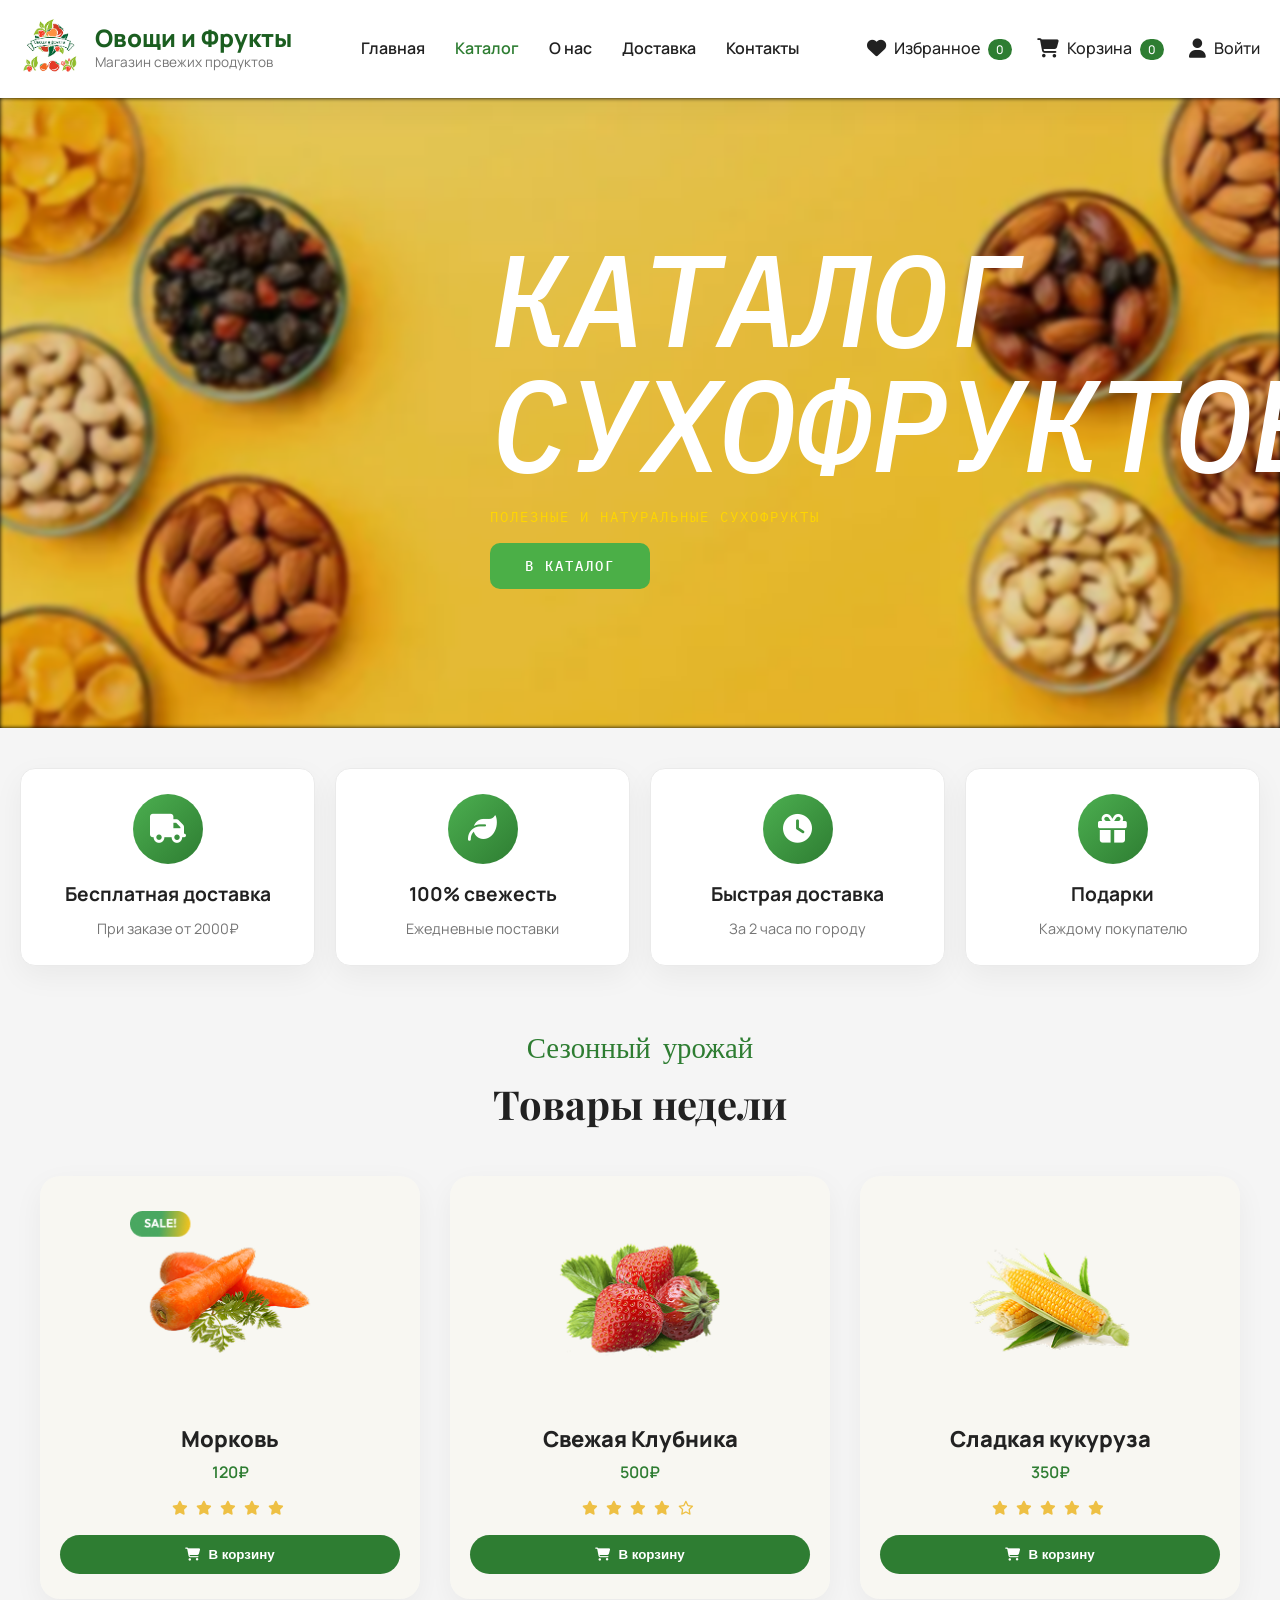
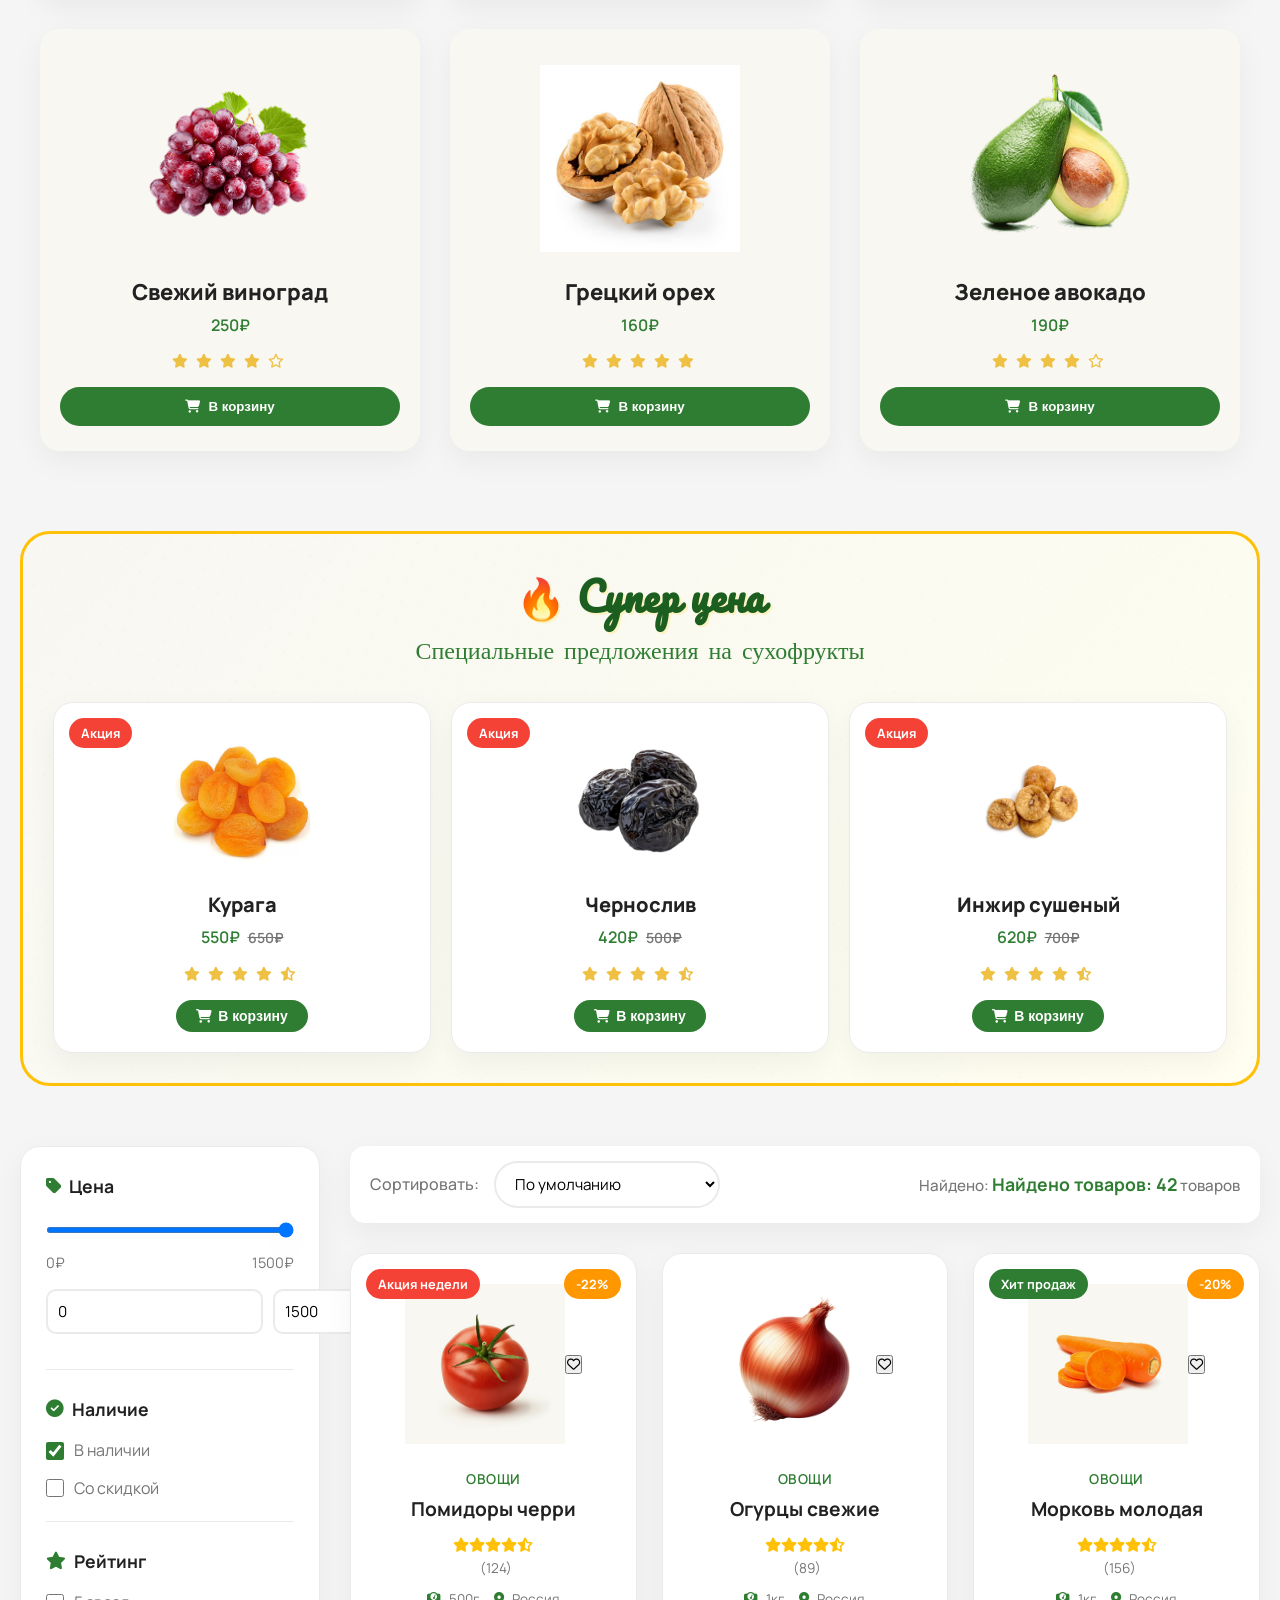
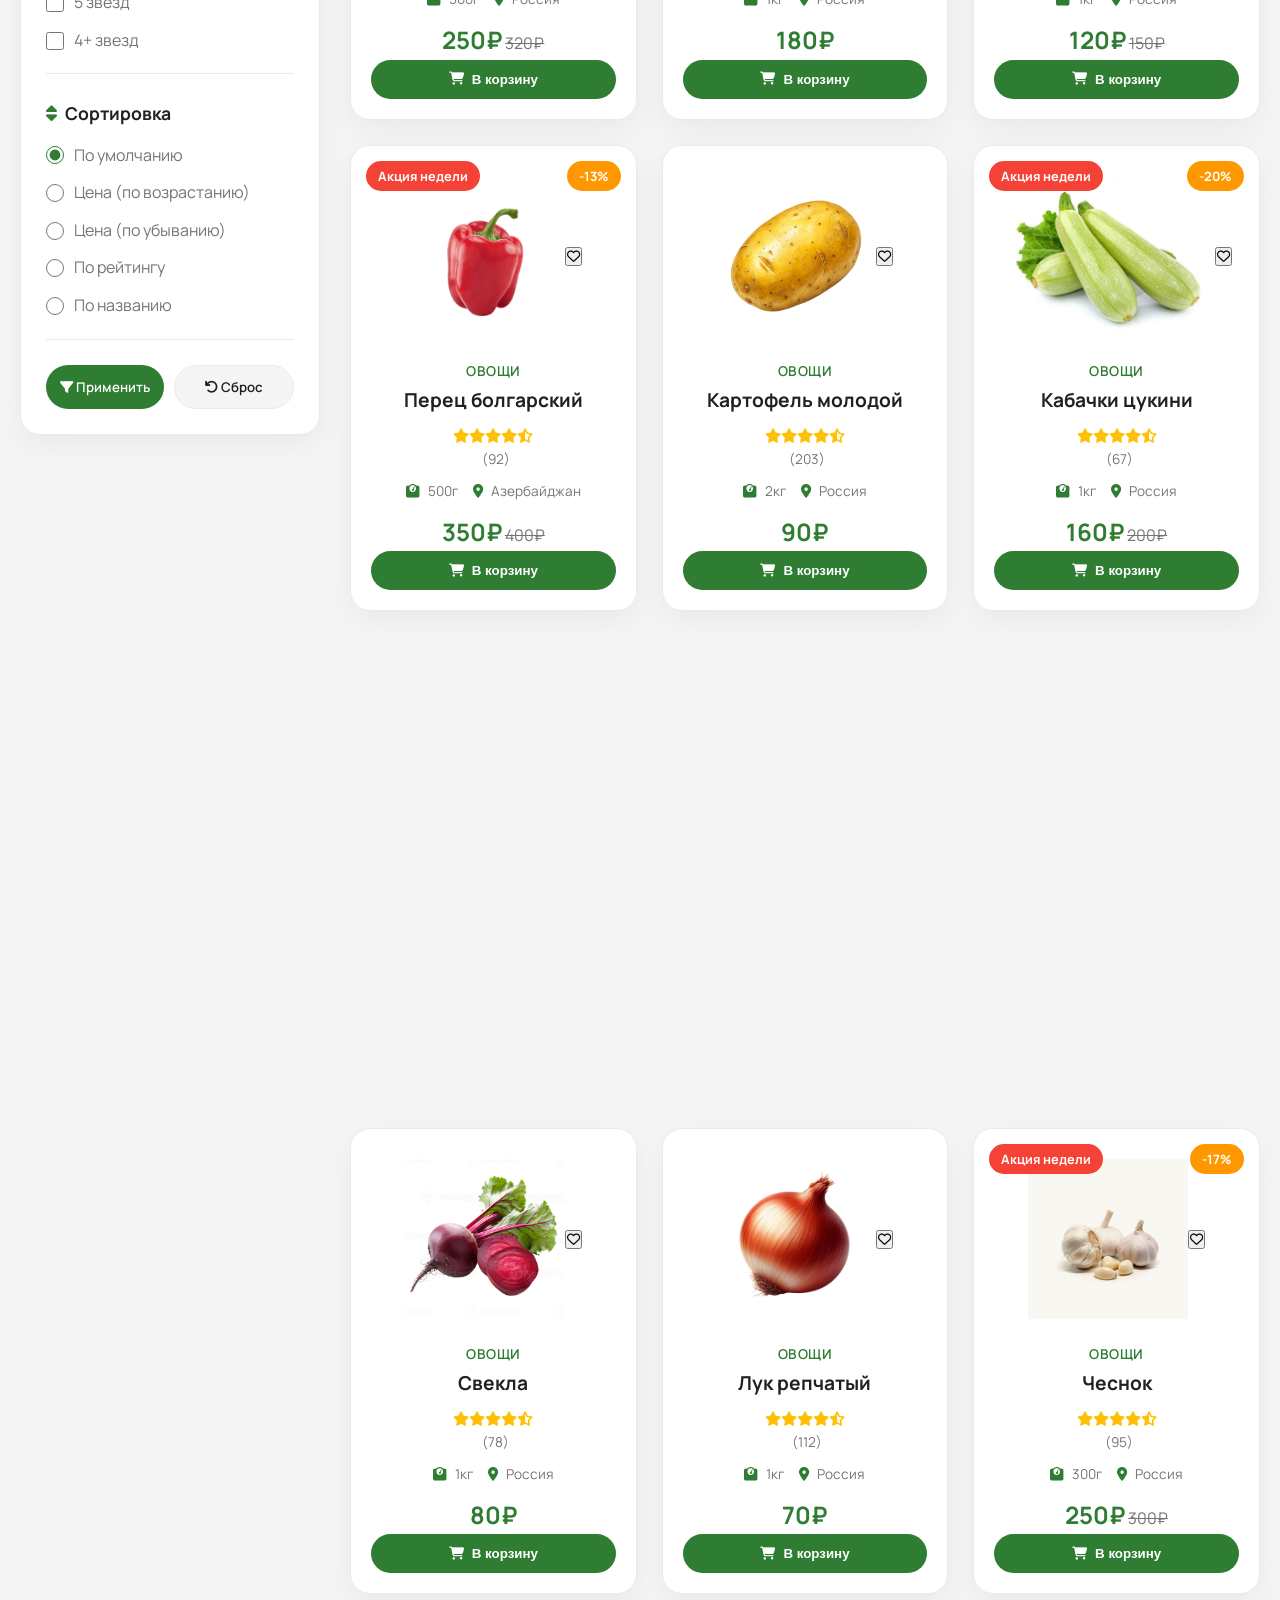
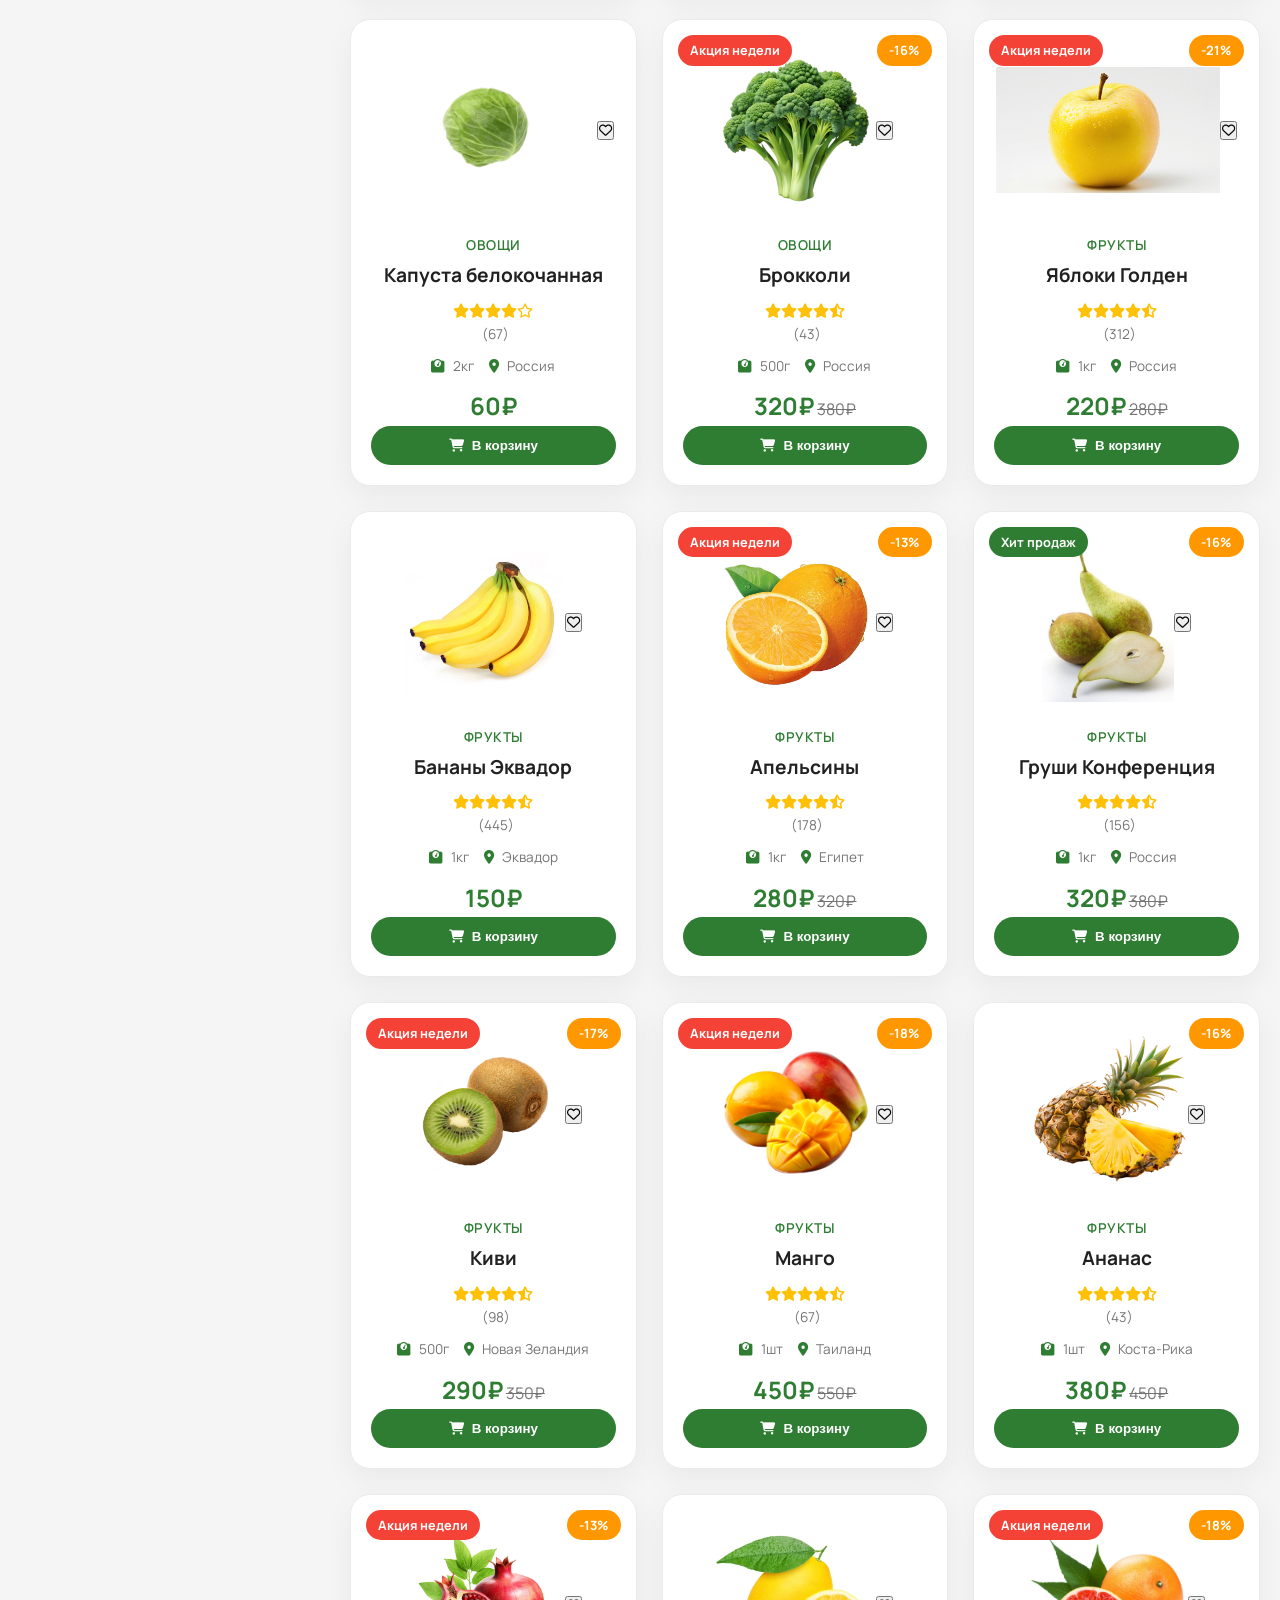
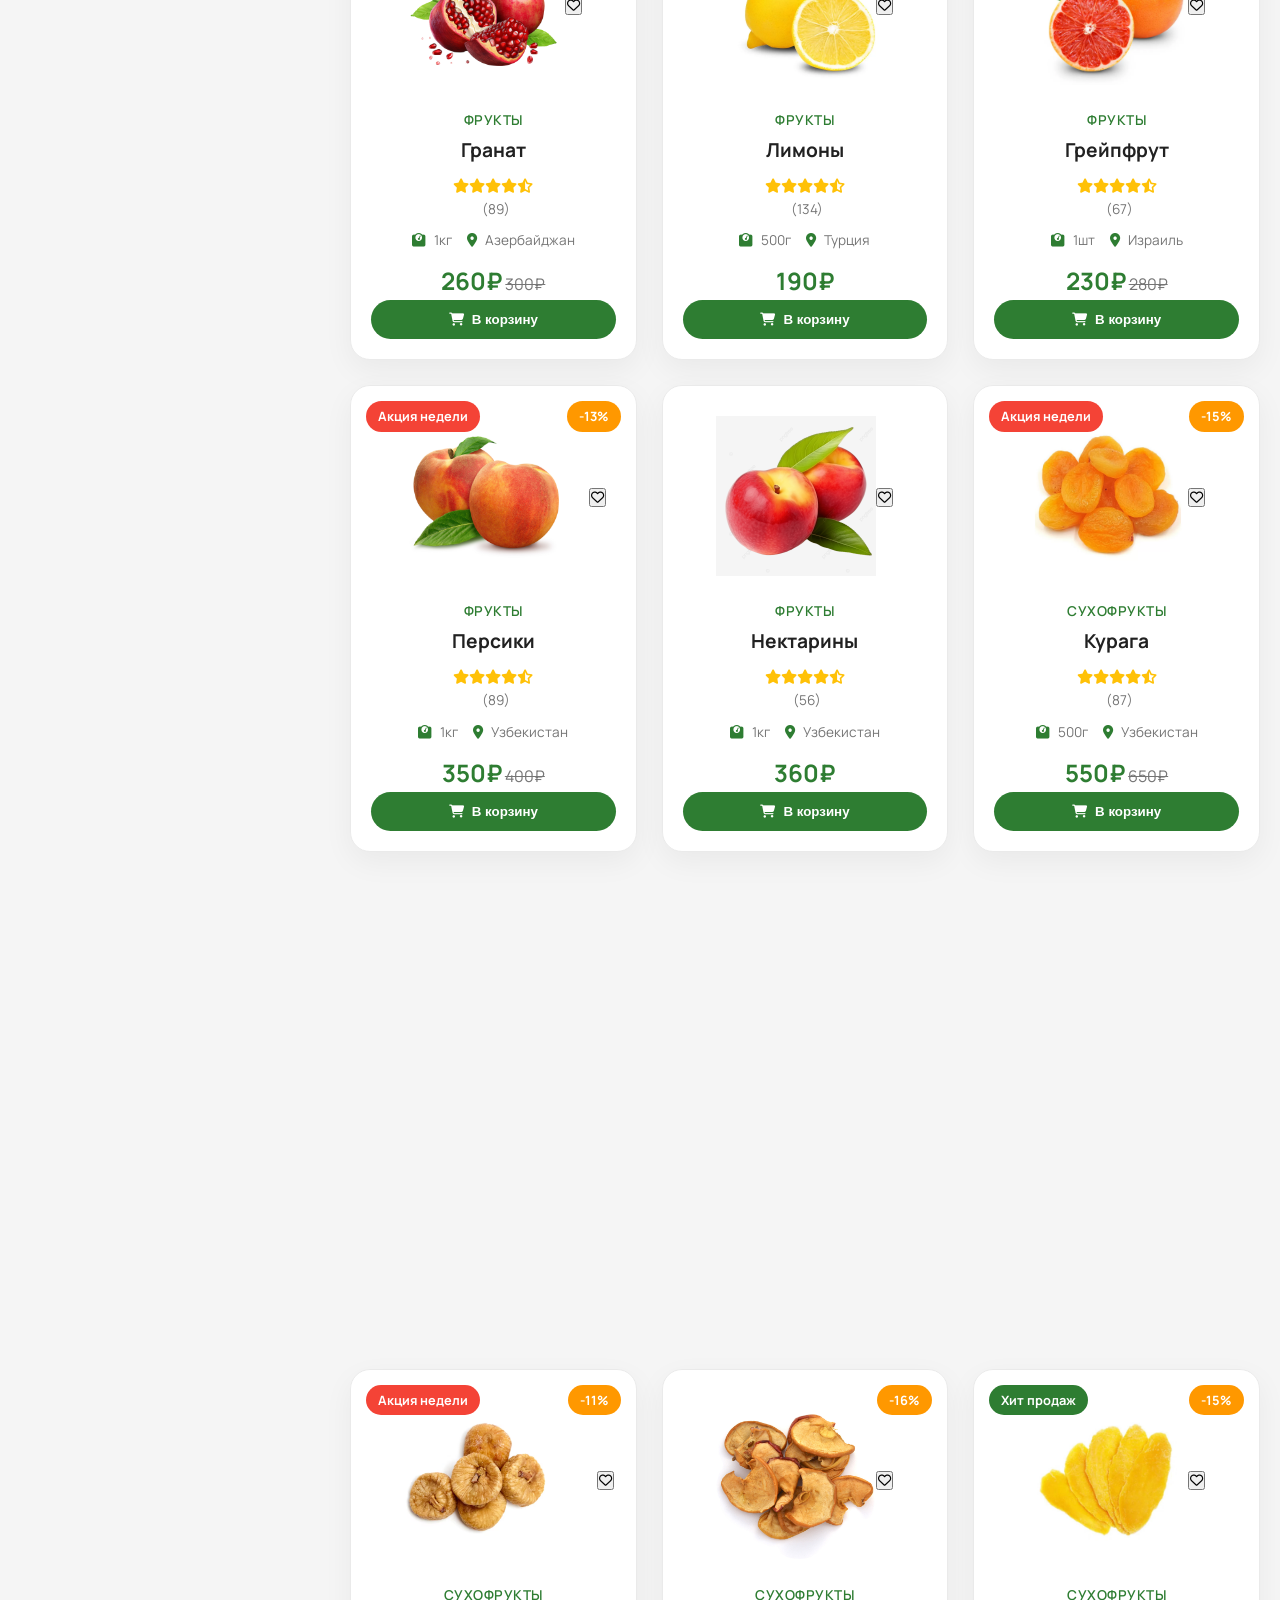
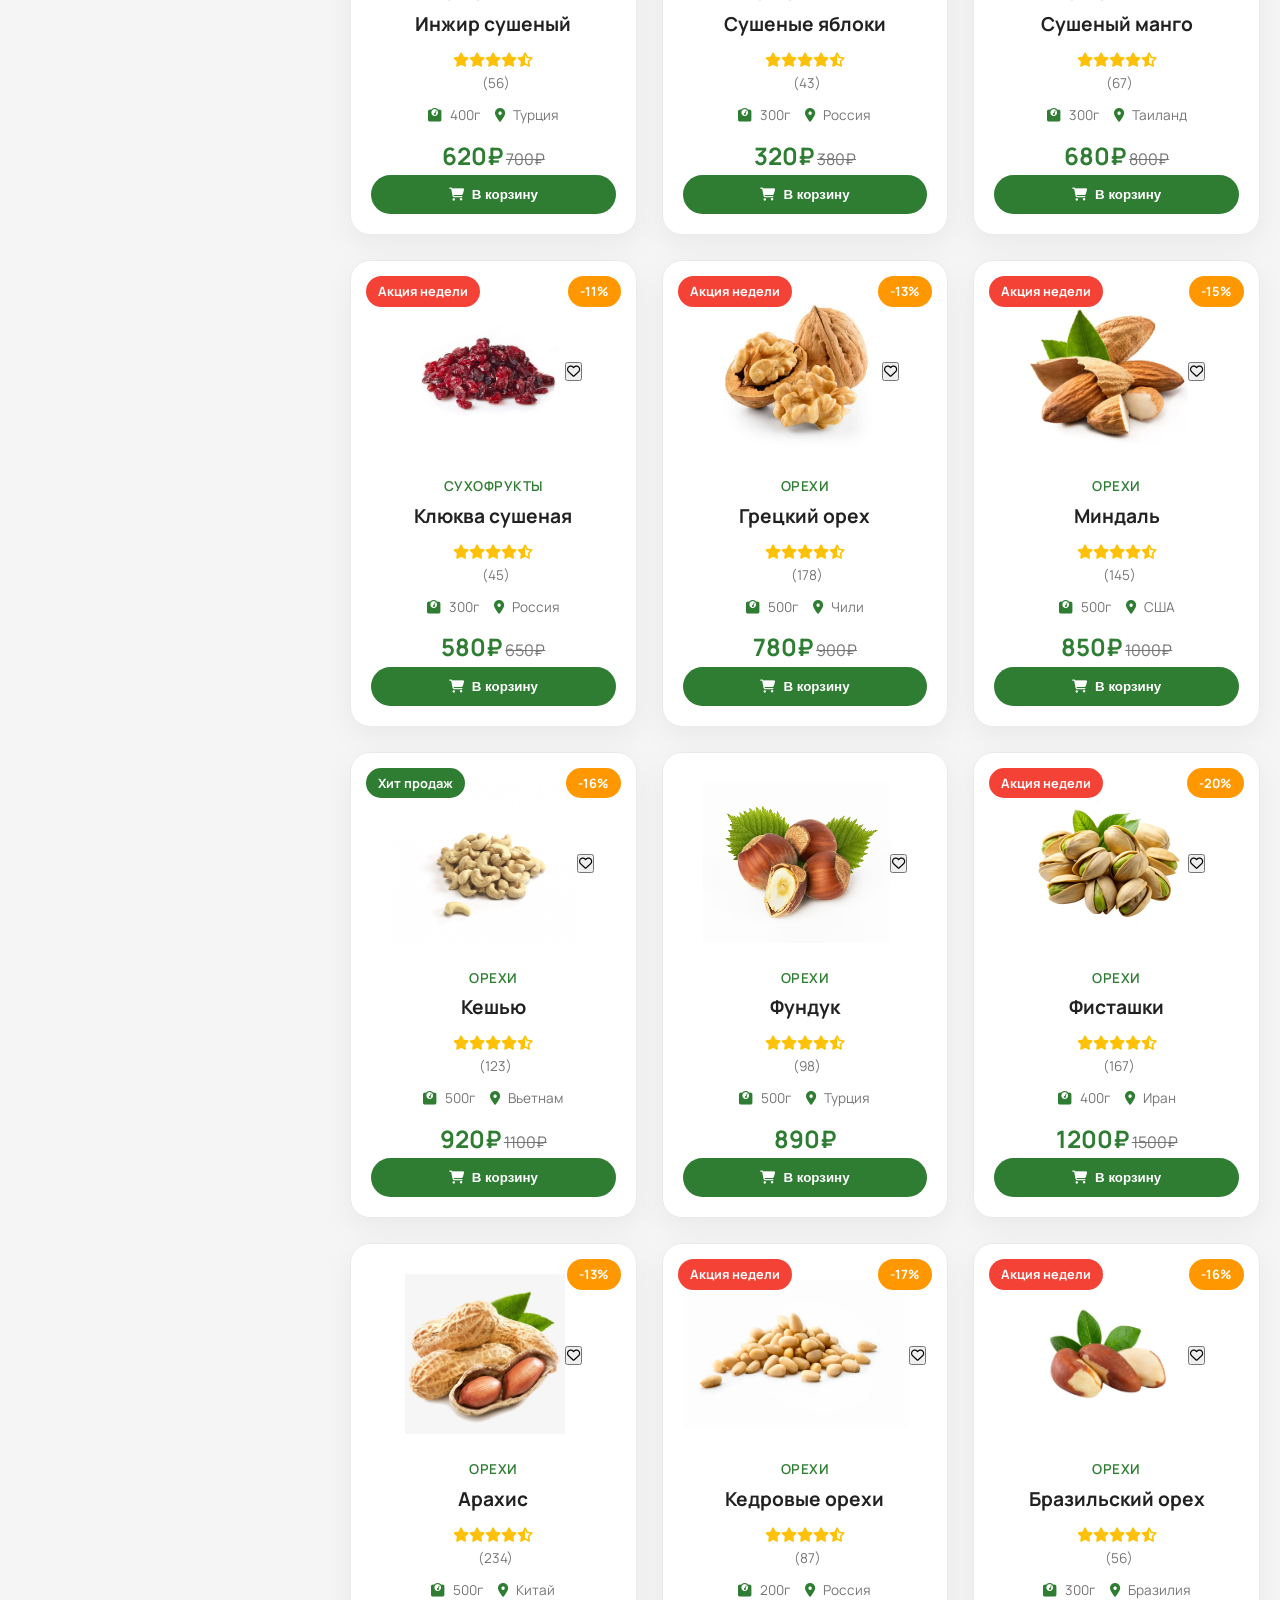
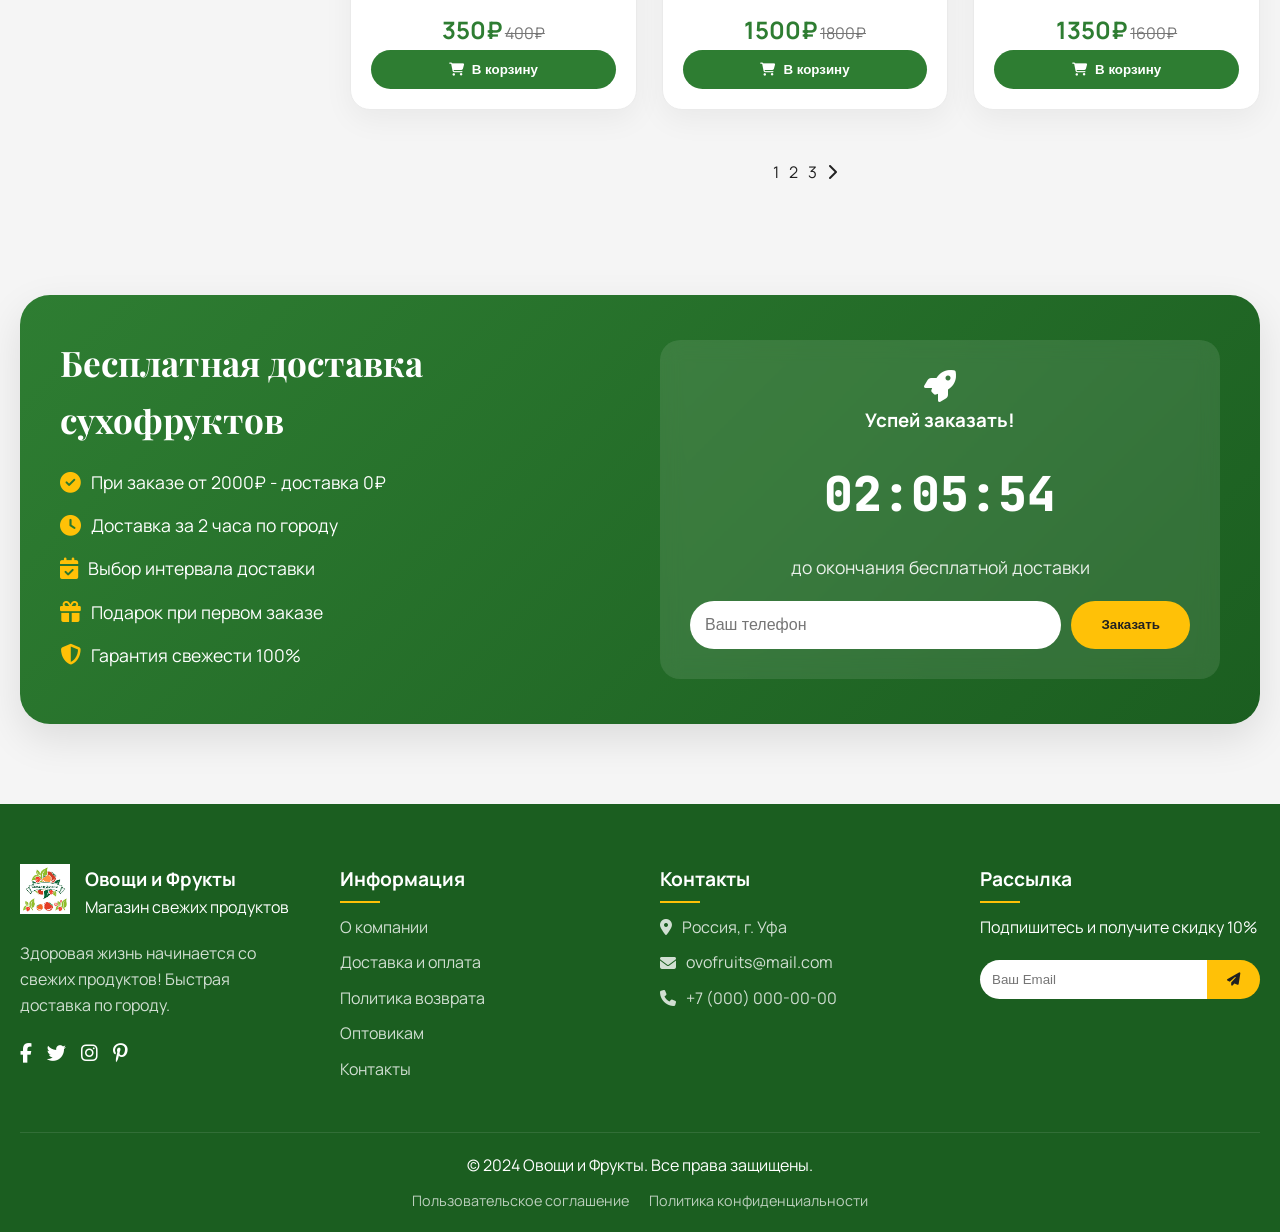
<file: catalog_dried.html>
<!DOCTYPE html>
<html lang="ru">
<head>
    <meta charset="UTF-8">
    <meta name="viewport" content="width=device-width, initial-scale=1.0">
    <title>Сухофрукты - Каталог | Овощи и Фрукты</title>
    
    <!-- Подключаем шрифты -->
    <link rel="preconnect" href="https://fonts.googleapis.com">
    <link rel="preconnect" href="https://fonts.gstatic.com" crossorigin>
    <link href="https://fonts.googleapis.com/css2?family=Manrope:wght@300;400;500;600;700;800&family=Playfair+Display:wght@700&family=Caveat&family=Pacifico&family=Covered+By+Your+Grace&family=IBM+Plex+Mono:ital,wght@1,500&family=JetBrains+Mono:wght@400;500;700&display=swap" rel="stylesheet">
    
    <!-- Font Awesome -->
    <link rel="stylesheet" href="https://cdnjs.cloudflare.com/ajax/libs/font-awesome/6.4.0/css/all.min.css">
    
    <!-- Анимации -->
    <link rel="stylesheet" href="https://cdnjs.cloudflare.com/ajax/libs/animate.css/4.1.1/animate.min.css">
    <script src="js/script.js"></script>

    
    <style>
        /* ===== ОСНОВНЫЕ ПЕРЕМЕННЫЕ ===== */
        * {
            margin: 0;
            padding: 0;
            box-sizing: border-box;
        }

        :root {
            --primary-green: #2E7D32;
            --primary-green-light: #4CAF50;
            --primary-green-dark: #1B5E20;
            --accent-yellow: #ffc107;
            --accent-red: #f44336;
            --text-dark: #212121;
            --text-light: #757575;
            --bg-light: #F5F5F5;
            --bg-white: #FFFFFF;
            --bg-beige: #F8F7F2;
            --shadow-soft: 0 10px 30px rgba(0, 0, 0, 0.05);
            --shadow-medium: 0 15px 40px rgba(0, 0, 0, 0.1);
            --border-radius: 20px;
            --transition: all 0.3s ease;
        }

        body {
            font-family: 'Manrope', sans-serif;
            color: var(--text-dark);
            background-color: var(--bg-light);
            line-height: 1.6;
        }

        .container {
            max-width: 1400px;
            margin: 0 auto;
            padding: 0 20px;
        }

        /* ===== ШАПКА ===== */
        .header {
            background: white;
            box-shadow: var(--shadow-soft);
            position: sticky;
            top: 0;
            z-index: 100;
        }

        .main-nav {
            display: flex;
            align-items: center;
            justify-content: space-between;
            padding: 15px 0;
        }

        .logo {
            display: flex;
            align-items: center;
            gap: 15px;
            text-decoration: none;
        }

        .logo-image img {
            height: 60px;
            width: auto;
        }

        .logo-title {
            font-size: 1.5rem;
            font-weight: 800;
            color: var(--primary-green-dark);
            line-height: 1.2;
        }

        .logo-subtitle {
            font-size: 0.85rem;
            color: var(--text-light);
        }

        .nav-menu ul {
            display: flex;
            gap: 30px;
            list-style: none;
        }

        .nav-menu a {
            text-decoration: none;
            color: var(--text-dark);
            font-weight: 600;
            transition: var(--transition);
            font-size: 1rem;
        }

        .nav-menu a:hover,
        .nav-menu a.active {
            color: var(--primary-green);
        }

        .user-actions {
            display: flex;
            gap: 25px;
        }

        .action-link {
            text-decoration: none;
            color: var(--text-dark);
            display: flex;
            align-items: center;
            gap: 8px;
            font-weight: 500;
            transition: var(--transition);
        }

        .action-link:hover {
            color: var(--primary-green);
        }

        .action-link i {
            font-size: 1.2rem;
        }

        .cart-count, .wishlist-count {
            background: var(--primary-green);
            color: white;
            padding: 2px 8px;
            border-radius: 20px;
            font-size: 0.75rem;
            margin-left: 5px;
        }

       
                /* ===== ГЛАВНЫЙ ЭКРАН ===== */
        .hero {
            position: relative;
            width: 100%;
            height: 70vh;
            min-height: 500px;
            background: #1F1E17;
            overflow: hidden;
        }

        /* Rectangle 2027 - черный фон */
        .hero::before {
            content: '';
            position: absolute;
            width: 100%;
            height: 814px;
            left: 0;
            top: -3.5px;
            background: rgb(2, 2, 2);
            z-index: 1;
        }

        /* Изображение с размытием */
        .hero-image-overlay {
            position: absolute;
            top: 0;
            left: 0;
            right: 0;
            bottom: 0;
            background: url('img/dried.webp');
            background-size: cover;
            background-position: center;
            opacity: 0.9;
            filter: blur(2px);
            z-index: 2;
        }

        .hero .container {
            position: relative;
            z-index: 3;
            width: 100%;
            max-width: 1400px;
            margin: 0 auto;
            padding: 0 40px;
            height: 100%;
            display: flex;
            align-items: center;
            justify-content: flex-start;
            margin-left: 200px;
        }

        .hero-content {
            position: relative;
            width: 656px;
            color: white;
            margin-left: 250px;
        }

        /* Овощи и Фрукты - заголовок */
        .hero-content .hero-title {
            font-family: 'IBM Plex Mono', monospace;
            font-style: italic;
            font-weight: 500;
            font-size: 130px;
            line-height: 125px;
            color: #FFFFFF;
            margin: 0 0 20px 0;
            text-transform: uppercase;
            letter-spacing: -2px;
            width: 655.74px;
        }

        /* leaf-01.webp - декоративный элемент */
        .hero-decoration {
            position: absolute;
            width: 92px;
            height: 75px;
            right: 49px;
            top: 122px;
            z-index: 4;
        }

        .hero-decoration .leaf {
            width: 100%;
            height: 100%;
            object-fit: contain;
        }

        /* Магазин "Овощи и Фрукты" - подзаголовок */
        .hero-content .hero-subtitle {
            font-family: 'IBM Plex Mono', monospace;
            font-size: 14px;
            font-weight: 400;
            text-transform: uppercase;
            letter-spacing: 2px;
            color: #FFD700;
            margin-bottom: 15px;
            display: block;
        }

        /* Описание */
        .hero-content .hero-description {
            font-family: 'IBM Plex Mono', monospace;
            font-size: 14px;
            line-height: 1.6;
            color: rgba(255, 255, 255, 0.9);
            margin-bottom: 30px;
            max-width: 550px;
        }

        /* Кнопка */
        .hero-content .btn {
            font-family: 'IBM Plex Mono', monospace;
            display: inline-flex;
            align-items: center;
            justify-content: center;
            padding: 12px 35px;
            background: #4BAF47;
        border-radius: 10px;
            color: rgb(255, 255, 255);
            font-size: 14px;
            font-weight: 500;
            text-transform: uppercase;
            letter-spacing: 2px;
            text-decoration: none;
            cursor: pointer;
            transition: all 0.3s ease;
            position: relative;
            overflow: hidden;
            z-index: 1;
        }

        .hero-content .btn::before {
            content: '';
            position: absolute;
            top: 0;
            left: -100%;
            width: 100%;
            height: 100%;
            background: #FFD700;
            transition: left 0.3s ease;
            z-index: -1;
        }

        .hero-content .btn:hover::before {
            left: 0;
        }

        .hero-content .btn:hover {
            color: #000;
            transform: translateY(-2px);
            box-shadow: 0 10px 20px rgba(255, 215, 0, 0.3);
        }

        /* Скрываем лишний декоративный элемент */
        .hero-decoration-line {
            display: none;
        }

        /* ===== ПРЕИМУЩЕСТВА ===== */
        .benefits-section {
            display: grid;
            grid-template-columns: repeat(4, 1fr);
            gap: 20px;
            margin: 40px 0 60px;
        }

        .benefit-card {
            background: white;
            padding: 25px 20px;
            border-radius: 15px;
            text-align: center;
            box-shadow: var(--shadow-soft);
            transition: var(--transition);
            border: 1px solid #eaeaea;
        }

        .benefit-card:hover {
            transform: translateY(-5px);
            box-shadow: var(--shadow-medium);
            border-color: var(--primary-green);
        }

        .benefit-icon {
            width: 70px;
            height: 70px;
            background: linear-gradient(135deg, var(--primary-green-light), var(--primary-green));
            border-radius: 50%;
            display: flex;
            align-items: center;
            justify-content: center;
            margin: 0 auto 15px;
            color: white;
            font-size: 1.8rem;
            transition: var(--transition);
        }

        .benefit-card:hover .benefit-icon {
            transform: rotateY(180deg);
        }

        .benefit-title {
            font-weight: 700;
            font-size: 1.2rem;
            margin-bottom: 8px;
            color: var(--text-dark);
        }

        .benefit-text {
            color: var(--text-light);
            font-size: 0.9rem;
        }

        /* ===== ДОСТАВКА ===== */
        .delivery-info {
            background: linear-gradient(135deg, var(--primary-green), var(--primary-green-dark));
            border-radius: 30px;
            padding: 40px;
            margin: 60px 0;
            color: white;
            display: grid;
            grid-template-columns: 1fr 1fr;
            gap: 40px;
            align-items: center;
            box-shadow: var(--shadow-medium);
        }

        .delivery-content h2 {
            font-size: 2.2rem;
            margin-bottom: 20px;
            font-family: 'Playfair Display', serif;
        }

        .delivery-features {
            list-style: none;
        }

        .delivery-features li {
            margin-bottom: 15px;
            display: flex;
            align-items: center;
            gap: 10px;
            font-size: 1.1rem;
        }

        .delivery-features i {
            color: var(--accent-yellow);
            font-size: 1.3rem;
        }

        .delivery-timer {
            background: rgba(255,255,255,0.1);
            padding: 30px;
            border-radius: 20px;
            text-align: center;
            backdrop-filter: blur(10px);
        }

        .timer-display {
            font-size: 3rem;
            font-weight: 800;
            margin: 20px 0;
            font-family: 'JetBrains Mono', monospace;
        }

        .timer-label {
            font-size: 1.1rem;
            opacity: 0.9;
        }

        .delivery-form {
            display: flex;
            gap: 10px;
            margin-top: 20px;
        }

        .delivery-form input {
            flex: 1;
            padding: 15px;
            border: none;
            border-radius: 30px;
            outline: none;
            font-size: 1rem;
        }

        .delivery-form button {
            padding: 15px 30px;
            background: var(--accent-yellow);
            border: none;
            border-radius: 30px;
            font-weight: 700;
            color: var(--text-dark);
            cursor: pointer;
            transition: var(--transition);
        }

        .delivery-form button:hover {
            background: #ffb300;
            transform: scale(1.05);
        }

        /* ===== ТОВАРЫ НЕДЕЛИ (КАК В CATALOG) ===== */
        .weekly-products {
            margin: 60px 0 80px;
        }

        .weekly-title {
            text-align: center;
            margin-bottom: 40px;
        }

        .weekly-title h2 {
            font-family: 'Playfair Display', serif;
            font-size: 2.5rem;
            color: var(--text-dark);
            margin-bottom: 10px;
        }

        .weekly-title p {
            font-family: 'Covered By Your Grace', cursive;
            font-size: 1.8rem;
            color: var(--primary-green);
        }

        .weekly-grid {
            display: grid;
            grid-template-columns: repeat(3, 1fr);
            gap: 30px;
            max-width: 1200px;
            margin: 0 auto;
        }

        .weekly-grid-second {
            display: grid;
            grid-template-columns: repeat(3, 1fr);
            gap: 30px;
            max-width: 1200px;
            margin: 30px auto 0;
        }

        .weekly-item {
            background: var(--bg-beige);
            border-radius: 20px;
            padding: 30px 20px 25px;
            text-align: center;
            position: relative;
            box-shadow: var(--shadow-soft);
            transition: var(--transition);
        }

        .weekly-item:hover {
            transform: translateY(-10px);
            box-shadow: var(--shadow-medium);
        }

        .weekly-image {
            width: 200px;
            height: 200px;
            margin: 0 auto 20px;
            position: relative;
        }

        .weekly-image img {
            width: 100%;
            height: 100%;
            object-fit: contain;
        }

        .weekly-item h3 {
            font-family: 'Manrope', sans-serif;
            font-weight: 800;
            font-size: 22px;
            line-height: 26px;
            color: #222222;
            margin-bottom: 5px;
        }

        .weekly-price {
            font-family: 'Manrope', sans-serif;
            font-weight: 600;
            font-size: 16px;
            line-height: 30px;
            color: var(--primary-green);
            margin-bottom: 10px;
        }

        .weekly-rating {
            color: #EEC044;
            font-size: 14px;
            letter-spacing: 4px;
            margin-bottom: 15px;
        }

        .weekly-rating i {
            margin: 0 2px;
        }

        .btn-weekly {
            background: var(--primary-green);
            color: white;
            border: none;
            padding: 10px 25px;
            border-radius: 30px;
            font-weight: 600;
            cursor: pointer;
            transition: var(--transition);
            display: inline-flex;
            align-items: center;
            gap: 8px;
        }

        .btn-weekly:hover {
            background: var(--primary-green-dark);
            transform: scale(1.05);
        }

        /* ===== АКЦИОННЫЕ ТОВАРЫ (СТИЛЬ ИЗ CATALOG) ===== */
        .promo-section {
            margin: 40px 0 60px;
            padding: 30px;
            background: linear-gradient(135deg, #f8f7f2, #fffef0);
            border-radius: 30px;
            border: 3px solid var(--accent-yellow);
            position: relative;
            overflow: hidden;
        }

        .promo-section::before {
            content: '';
            position: absolute;
            top: -50%;
            right: -50%;
            width: 200%;
            height: 200%;
            background: radial-gradient(circle, rgba(76,175,80,0.03) 1px, transparent 1px);
            background-size: 20px 20px;
            transform: rotate(15deg);
            pointer-events: none;
        }

        .promo-header {
            text-align: center;
            margin-bottom: 30px;
            position: relative;
            z-index: 1;
        }

        .promo-header h3 {
            font-family: 'Pacifico', cursive;
            font-size: 2.5rem;
            color: var(--primary-green-dark);
            margin-bottom: 5px;
            text-shadow: 2px 2px 0 rgba(255,215,0,0.2);
        }

        .promo-header p {
            font-family: 'Covered By Your Grace', cursive;
            font-size: 1.5rem;
            color: var(--primary-green);
        }

        .promo-grid {
            display: grid;
            grid-template-columns: repeat(3, 1fr);
            gap: 20px;
            position: relative;
            z-index: 1;
        }

        .promo-card {
            background: white;
            border-radius: 20px;
            padding: 25px 20px 20px;
            text-align: center;
            position: relative;
            box-shadow: var(--shadow-soft);
            transition: var(--transition);
            border: 1px solid #eaeaea;
        }

        .promo-card:hover {
            transform: translateY(-8px);
            box-shadow: var(--shadow-medium);
            border-color: var(--accent-yellow);
        }

        .promo-badge {
            position: absolute;
            top: 15px;
            left: 15px;
            background: var(--accent-red);
            color: white;
            padding: 5px 12px;
            border-radius: 25px;
            font-size: 0.8rem;
            font-weight: 700;
            z-index: 2;
        }

        .promo-image {
            width: 150px;
            height: 150px;
            margin: 0 auto 15px;
            position: relative;
        }

        .promo-image img {
            width: 100%;
            height: 100%;
            object-fit: contain;
            transition: transform 0.6s ease;
        }

        .promo-card:hover .promo-image img {
            transform: scale(1.1) rotate(2deg);
        }

        .promo-card h4 {
            font-family: 'Manrope', sans-serif;
            font-weight: 800;
            font-size: 20px;
            line-height: 24px;
            color: #222222;
            margin-bottom: 5px;
        }

        .promo-card .promo-price {
            font-family: 'Manrope', sans-serif;
            font-weight: 600;
            font-size: 16px;
            line-height: 30px;
            color: var(--primary-green);
            margin-bottom: 10px;
        }

        .promo-card .promo-price .old {
            font-size: 14px;
            color: var(--text-light);
            text-decoration: line-through;
            margin-left: 5px;
        }

        .promo-card .btn-promo {
            background: var(--primary-green);
            color: white;
            border: none;
            padding: 8px 20px;
            border-radius: 30px;
            font-weight: 600;
            font-size: 14px;
            cursor: pointer;
            transition: var(--transition);
            display: inline-flex;
            align-items: center;
            gap: 6px;
        }

        .promo-card .btn-promo:hover {
            background: var(--primary-green-dark);
            transform: scale(1.05);
        }

        /* ===== ОСНОВНОЙ МАКЕТ ===== */
        .catalog-layout {
            display: grid;
            grid-template-columns: 300px 1fr;
            gap: 30px;
            margin: 40px 0;
        }

        /* ===== ФИЛЬТРЫ ===== */
        .filters-sidebar {
            background: white;
            border-radius: 20px;
            padding: 25px;
            box-shadow: var(--shadow-soft);
            height: fit-content;
            position: sticky;
            top: 100px;
            border: 1px solid #eaeaea;
        }

        .filter-group {
            margin-bottom: 25px;
            padding-bottom: 20px;
            border-bottom: 1px solid #eaeaea;
        }

        .filter-group:last-child {
            border-bottom: none;
            margin-bottom: 0;
            padding-bottom: 0;
        }

        .filter-title {
            font-weight: 700;
            font-size: 1.1rem;
            margin-bottom: 15px;
            display: flex;
            align-items: center;
            gap: 8px;
            color: var(--text-dark);
        }

        .filter-title i {
            color: var(--primary-green);
        }

        .filter-options {
            display: flex;
            flex-direction: column;
            gap: 12px;
        }

        .filter-checkbox {
            display: flex;
            align-items: center;
            gap: 10px;
            cursor: pointer;
            color: var(--text-light);
            transition: var(--transition);
        }

        .filter-checkbox:hover {
            color: var(--primary-green);
        }

        .filter-checkbox input[type="checkbox"],
        .filter-checkbox input[type="radio"] {
            width: 18px;
            height: 18px;
            cursor: pointer;
            accent-color: var(--primary-green);
        }

        .price-inputs {
            display: flex;
            gap: 10px;
            margin-bottom: 15px;
        }

        .price-input {
            flex: 1;
            padding: 10px;
            border: 2px solid #eaeaea;
            border-radius: 10px;
            font-family: 'Manrope', sans-serif;
            font-size: 0.95rem;
            transition: var(--transition);
        }

        .price-input:focus {
            outline: none;
            border-color: var(--primary-green);
            box-shadow: 0 0 0 3px rgba(76, 175, 80, 0.1);
        }

        .price-range {
            margin: 15px 0;
        }

        .price-range input[type="range"] {
            width: 100%;
            height: 6px;
            background: #eaeaea;
            border-radius: 3px;
            outline: none;
        }

        .price-range input[type="range"]::-webkit-slider-thumb {
            -webkit-appearance: none;
            width: 20px;
            height: 20px;
            background: var(--primary-green);
            border-radius: 50%;
            cursor: pointer;
            box-shadow: var(--shadow-soft);
            transition: var(--transition);
        }

        .price-range input[type="range"]::-webkit-slider-thumb:hover {
            transform: scale(1.2);
        }

        .price-values {
            display: flex;
            justify-content: space-between;
            margin-top: 10px;
            font-size: 0.9rem;
            color: var(--text-light);
        }

        .filter-buttons {
            display: flex;
            gap: 10px;
            margin-top: 20px;
        }

        .apply-filters, .reset-filters {
            flex: 1;
            padding: 12px;
            border: none;
            border-radius: 30px;
            font-weight: 600;
            cursor: pointer;
            transition: var(--transition);
            font-family: 'Manrope', sans-serif;
        }

        .apply-filters {
            background: var(--primary-green);
            color: white;
        }

        .apply-filters:hover {
            background: var(--primary-green-dark);
            transform: translateY(-2px);
        }

        .reset-filters {
            background: var(--bg-light);
            color: var(--text-dark);
            border: 1px solid #eaeaea;
        }

        .reset-filters:hover {
            background: #eaeaea;
            transform: translateY(-2px);
        }

        /* ===== ОСНОВНАЯ ЧАСТЬ ===== */
        .catalog-main {
            min-height: 600px;
        }

        .catalog-controls {
            display: flex;
            justify-content: space-between;
            align-items: center;
            margin-bottom: 30px;
            flex-wrap: wrap;
            gap: 20px;
            background: white;
            padding: 15px 20px;
            border-radius: 15px;
            box-shadow: var(--shadow-soft);
        }

        .sort-section {
            display: flex;
            align-items: center;
            gap: 15px;
        }

        .sort-section label {
            color: var(--text-light);
            font-weight: 500;
        }

        .sort-select {
            padding: 10px 25px 10px 15px;
            border: 2px solid #eaeaea;
            border-radius: 30px;
            font-family: 'Manrope', sans-serif;
            font-size: 0.95rem;
            cursor: pointer;
            outline: none;
            background: white;
            transition: var(--transition);
        }

        .sort-select:focus {
            border-color: var(--primary-green);
        }

        .results-info {
            color: var(--text-light);
            font-size: 0.95rem;
            font-weight: 500;
        }

        .results-info span {
            color: var(--primary-green);
            font-weight: 700;
            font-size: 1.1rem;
        }

        /* ===== СЕТКА ТОВАРОВ ===== */
        .products-grid {
            display: grid;
            grid-template-columns: repeat(3, 1fr);
            gap: 25px;
            margin-bottom: 40px;
        }

        .product-card {
            background: white;
            border-radius: 20px;
            padding: 20px;
            text-align: center;
            position: relative;
            box-shadow: var(--shadow-soft);
            transition: var(--transition);
            border: 1px solid #eaeaea;
            display: flex;
            flex-direction: column;
            animation: fadeIn 0.5s ease;
        }

        .product-card:hover {
            transform: translateY(-8px);
            box-shadow: var(--shadow-medium);
        }

        .product-badge {
            position: absolute;
            top: 15px;
            left: 15px;
            background: var(--accent-red);
            color: white;
            padding: 5px 12px;
            border-radius: 25px;
            font-size: 0.8rem;
            font-weight: 700;
            z-index: 2;
        }

        .product-badge.hit {
            background: var(--primary-green);
        }

        .product-discount {
            position: absolute;
            top: 15px;
            right: 15px;
            background: #ff9800;
            color: white;
            padding: 5px 12px;
            border-radius: 25px;
            font-size: 0.8rem;
            font-weight: 700;
            z-index: 2;
        }

        .product-image {
            height: 180px;
            display: flex;
            align-items: center;
            justify-content: center;
            margin-bottom: 15px;
            padding: 10px;
            position: relative;
            overflow: hidden;
        }

        .product-image img {
            max-width: 100%;
            max-height: 100%;
            object-fit: contain;
            transition: transform 0.6s ease;
        }

        .product-card:hover .product-image img {
            transform: scale(1.1) rotate(2deg);
        }

        .product-category {
            font-size: 0.85rem;
            color: var(--primary-green);
            font-weight: 600;
            text-transform: uppercase;
            letter-spacing: 0.5px;
            margin-bottom: 5px;
        }

        .product-name {
            font-size: 1.2rem;
            font-weight: 700;
            margin-bottom: 10px;
            color: var(--text-dark);
            line-height: 1.4;
        }

        .product-rating {
            color: #ffc107;
            margin-bottom: 10px;
            font-size: 0.9rem;
        }

        .product-rating span {
            color: var(--text-light);
            margin-left: 5px;
            font-size: 0.85rem;
        }

        .product-price {
            display: flex;
            align-items: center;
            justify-content: center;
            gap: 10px;
            margin-bottom: 15px;
        }

        .current-price {
            font-size: 1.5rem;
            font-weight: 700;
            color: var(--primary-green);
        }

        .old-price {
            font-size: 1rem;
            color: var(--text-light);
            text-decoration: line-through;
        }

        .product-meta {
            display: flex;
            justify-content: center;
            gap: 15px;
            margin: 10px 0;
            font-size: 0.85rem;
            color: var(--text-light);
        }

        .product-meta i {
            color: var(--primary-green);
            margin-right: 5px;
        }

        .add-to-cart {
            width: 100%;
            padding: 12px;
            background: var(--primary-green);
            color: white;
            border: none;
            border-radius: 30px;
            font-weight: 600;
            cursor: pointer;
            transition: var(--transition);
            display: flex;
            align-items: center;
            justify-content: center;
            gap: 8px;
            margin-top: auto;
        }

        .add-to-cart:hover {
            background: var(--primary-green-dark);
            transform: scale(1.02);
        }

        .add-to-cart:active {
            transform: scale(0.98);
        }

        /* ===== ЗАГРУЗКА ===== */
        .loading-spinner {
            text-align: center;
            padding: 40px;
            display: none;
        }

        .loading-spinner i {
            font-size: 3rem;
            color: var(--primary-green);
        }

        /* ===== ПАГИНАЦИЯ ===== */
        .pagination {
            display: flex;
            justify-content: center;
            gap: 10px;
            margin: 50px 0;
        }

        .page-btn {
            width: 45px;
            height: 45px;
            border: 2px solid #eaeaea;
            border-radius: 50%;
            background: white;
            color: var(--text-dark);
            cursor: pointer;
            transition: var(--transition);
            display: flex;
            align-items: center;
            justify-content: center;
            font-weight: 600;
            font-size: 1rem;
        }

        .page-btn:hover:not(.active) {
            background: var(--bg-light);
            border-color: var(--primary-green);
            transform: scale(1.1);
        }

        .page-btn.active {
            background: var(--primary-green);
            color: white;
            border-color: var(--primary-green);
        }

        /* ===== ПУСТОЕ СОСТОЯНИЕ ===== */
        .empty-state {
            grid-column: 1 / -1;
            text-align: center;
            padding: 60px;
            background: var(--bg-light);
            border-radius: 20px;
        }

        .empty-state i {
            font-size: 4rem;
            color: var(--text-light);
            margin-bottom: 20px;
            opacity: 0.3;
        }

        .empty-state h3 {
            font-size: 1.5rem;
            margin-bottom: 10px;
            color: var(--text-dark);
        }

        .empty-state p {
            color: var(--text-light);
        }

        /* ===== УВЕДОМЛЕНИЯ ===== */
        .notification {
            position: fixed;
            bottom: 20px;
            right: 20px;
            background: white;
            padding: 15px 25px;
            border-radius: 50px;
            box-shadow: var(--shadow-medium);
            display: flex;
            align-items: center;
            gap: 10px;
            z-index: 1000;
            animation: slideIn 0.3s ease;
            border-left: 4px solid var(--primary-green);
        }

        .notification i {
            font-size: 1.2rem;
            color: var(--primary-green);
        }

        @keyframes slideIn {
            from {
                transform: translateX(100%);
                opacity: 0;
            }
            to {
                transform: translateX(0);
                opacity: 1;
            }
        }

        .fade-out {
            animation: fadeOut 0.3s ease forwards;
        }

        @keyframes fadeOut {
            to {
                opacity: 0;
                transform: translateX(100%);
            }
        }

        /* ===== ФУТЕР ===== */
        .footer {
            background: var(--primary-green-dark);
            color: white;
            padding: 60px 0 20px;
            margin-top: 80px;
        }

        .footer-content {
            display: grid;
            grid-template-columns: repeat(auto-fit, minmax(200px, 1fr));
            gap: 40px;
            margin-bottom: 40px;
        }

        .footer-logo {
            display: flex;
            align-items: center;
            gap: 15px;
            margin-bottom: 20px;
        }

        .logo-image-small img {
            height: 50px;
            width: auto;
        }

        .footer-description {
            opacity: 0.8;
            margin-bottom: 20px;
        }

        .social-icons {
            display: flex;
            gap: 15px;
        }

        .social-icons a {
            color: white;
            font-size: 1.2rem;
            transition: var(--transition);
        }

        .social-icons a:hover {
            color: var(--accent-yellow);
            transform: translateY(-3px);
        }

        .footer-section h4 {
            font-size: 1.2rem;
            margin-bottom: 20px;
            position: relative;
        }

        .footer-section h4::after {
            content: '';
            position: absolute;
            bottom: -8px;
            left: 0;
            width: 40px;
            height: 2px;
            background: var(--accent-yellow);
        }

        .footer-menu {
            list-style: none;
        }

        .footer-menu li {
            margin-bottom: 10px;
        }

        .footer-menu a {
            color: white;
            opacity: 0.8;
            text-decoration: none;
            transition: var(--transition);
        }

        .footer-menu a:hover {
            opacity: 1;
            padding-left: 5px;
        }

        .footer-contact p {
            margin-bottom: 10px;
            display: flex;
            align-items: center;
            gap: 10px;
            opacity: 0.8;
        }

        .newsletter-form {
            display: flex;
            margin-top: 20px;
        }

        .newsletter-form input {
            flex: 1;
            padding: 12px;
            border: none;
            border-radius: 30px 0 0 30px;
            outline: none;
        }

        .newsletter-form button {
            background: var(--accent-yellow);
            color: var(--text-dark);
            border: none;
            padding: 0 20px;
            border-radius: 0 30px 30px 0;
            cursor: pointer;
            transition: var(--transition);
        }

        .newsletter-form button:hover {
            background: #ffb300;
        }

        .footer-bottom {
            text-align: center;
            padding-top: 20px;
            border-top: 1px solid rgba(255,255,255,0.1);
        }

        .footer-links {
            display: flex;
            gap: 20px;
            justify-content: center;
            margin-top: 10px;
        }

        .footer-links a {
            color: white;
            opacity: 0.7;
            text-decoration: none;
            font-size: 0.9rem;
        }

        /* ===== АДАПТИВНОСТЬ ===== */
        @media (max-width: 1200px) {
            .products-grid,
            .promo-grid,
            .weekly-grid,
            .weekly-grid-second {
                grid-template-columns: repeat(2, 1fr);
            }
            
            .benefits-section {
                grid-template-columns: repeat(2, 1fr);
            }
        }

        @media (max-width: 992px) {
            .catalog-layout {
                grid-template-columns: 1fr;
            }

            .filters-sidebar {
                position: static;
                margin-bottom: 30px;
            }

            .delivery-info {
                grid-template-columns: 1fr;
            }
        }

        @media (max-width: 768px) {
            .main-nav {
                flex-direction: column;
                gap: 15px;
            }
            
            .nav-menu ul {
                flex-wrap: wrap;
                justify-content: center;
                gap: 15px;
            }
            
            .user-actions {
                flex-wrap: wrap;
                justify-content: center;
            }
            
            .products-grid,
            .promo-grid,
            .weekly-grid,
            .weekly-grid-second {
                grid-template-columns: 1fr;
            }
            
            .benefits-section {
                grid-template-columns: 1fr;
            }
            
            .catalog-controls {
                flex-direction: column;
                align-items: flex-start;
            }
            
            .sort-section {
                width: 100%;
            }
            
            .sort-select {
                width: 100%;
            }
            
            .catalog-hero-title {
                font-size: 3rem;
            }
            
            .promo-header h3 {
                font-size: 2rem;
            }
            
            .weekly-image,
            .promo-image {
                width: 150px;
                height: 150px;
            }
        }
    </style>
</head>
<body>
    <header class="header">
        <div class="container">
            <div class="main-nav">
                <a href="index.html" class="logo">
                    <div class="logo-image">
                        <img src="img/logo.png" alt="Логотип">
                    </div>
                    <div class="logo-text">
                        <h1 class="logo-title">Овощи и Фрукты</h1>
                        <p class="logo-subtitle">Магазин свежих продуктов</p>
                    </div>
                </a>

                <nav class="nav-menu">
                    <ul>
                        <li><a href="index.html">Главная</a></li>
                        <li><a href="catalog.html" class="active">Каталог</a></li>
                        <li><a href="about.html">О нас</a></li>
                        <li><a href="delivery.html">Доставка</a></li>
                        <li><a href="contacts.html">Контакты</a></li>
                    </ul>
                </nav>

                <div class="user-actions">
                    <a href="#" class="action-link">
                        <i class="fas fa-heart"></i>
                        <span>Избранное <span class="wishlist-count">0</span></span>
                    </a>
                    <a href="cart.html" class="action-link">
                        <i class="fas fa-shopping-cart"></i>
                        <span>Корзина <span class="cart-count">0</span></span>
                    </a>
                    <a href="login.html" class="action-link">
                        <i class="fas fa-user"></i>
                        <span>Войти</span>
                    </a>
                </div>
            </div>
        </div>
    </header>

    <main>
        

<!-- Главный экран -->
        <section class="hero">
            <div class="hero-image-overlay"></div>
            <div class="container">
                <div class="hero-content">
                    <h2 class="hero-title">Каталог Сухофруктов</h2>
                   
                    <p class="hero-subtitle">Полезные и натуральные сухофрукты</p>
                    <a href="catalog.html" class="btn btn-primary">В каталог</a>
                </div>
            </div>
            <div class="hero-decoration-line"></div>
        </section>

        
        <!-- Преимущества -->
        <div class="container">
            <div class="benefits-section">
                <div class="benefit-card animate__animated animate__fadeInUp">
                    <div class="benefit-icon">
                        <i class="fas fa-truck"></i>
                    </div>
                    <h3 class="benefit-title">Бесплатная доставка</h3>
                    <p class="benefit-text">При заказе от 2000₽</p>
                </div>
                <div class="benefit-card animate__animated animate__fadeInUp" style="animation-delay: 0.1s">
                    <div class="benefit-icon">
                        <i class="fas fa-leaf"></i>
                    </div>
                    <h3 class="benefit-title">100% свежесть</h3>
                    <p class="benefit-text">Ежедневные поставки</p>
                </div>
                <div class="benefit-card animate__animated animate__fadeInUp" style="animation-delay: 0.2s">
                    <div class="benefit-icon">
                        <i class="fas fa-clock"></i>
                    </div>
                    <h3 class="benefit-title">Быстрая доставка</h3>
                    <p class="benefit-text">За 2 часа по городу</p>
                </div>
                <div class="benefit-card animate__animated animate__fadeInUp" style="animation-delay: 0.3s">
                    <div class="benefit-icon">
                        <i class="fas fa-gift"></i>
                    </div>
                    <h3 class="benefit-title">Подарки</h3>
                    <p class="benefit-text">Каждому покупателю</p>
                </div>
            </div>
        </div>

        <!-- ТОВАРЫ НЕДЕЛИ -->
        <section class="weekly-products">
            <div class="container">
                <div class="weekly-title">
                    <p>Сезонный урожай</p>
                    <h2>Товары недели</h2>
                </div>
                
                <!-- Первый ряд -->
                <div class="weekly-grid" id="weeklyProductsFirstRow"></div>
                
                <!-- Второй ряд -->
                <div class="weekly-grid-second" id="weeklyProductsSecondRow"></div>
            </div>
        </section>

        <!-- АКЦИОННЫЕ ТОВАРЫ (СТИЛЬ ИЗ CATALOG) -->
        <div class="container">
            <section class="promo-section">
                <div class="promo-header">
                    <h3>🔥 Супер цена</h3>
                    <p>Специальные предложения на сухофрукты</p>
                </div>
                
                <div class="promo-grid" id="promoProductsGrid">
                    <!-- Товары загружаются через JS в стиле catalog -->
                </div>
            </section>
        </div>

        <!-- Основной контент -->
        <div class="container">
            <div class="catalog-layout">
                <!-- Фильтры -->
                <aside class="filters-sidebar">
                    <div class="filter-group">
                        <div class="filter-title">
                            <i class="fas fa-tag"></i> Цена
                        </div>
                        <div class="price-range">
                            <input type="range" id="priceRange" min="0" max="1500" value="1500" step="10">
                            <div class="price-values">
                                <span>0₽</span>
                                <span id="priceValue">1500₽</span>
                            </div>
                        </div>
                        <div class="price-inputs">
                            <input type="number" class="price-input" id="minPrice" placeholder="От" min="0" value="0">
                            <input type="number" class="price-input" id="maxPrice" placeholder="До" min="0" value="1500">
                        </div>
                    </div>

                    <div class="filter-group">
                        <div class="filter-title">
                            <i class="fas fa-check-circle"></i> Наличие
                        </div>
                        <div class="filter-options">
                            <label class="filter-checkbox">
                                <input type="checkbox" id="inStock" checked>
                                <span>В наличии</span>
                            </label>
                            <label class="filter-checkbox">
                                <input type="checkbox" id="onSale">
                                <span>Со скидкой</span>
                            </label>
                        </div>
                    </div>

                    <div class="filter-group">
                        <div class="filter-title">
                            <i class="fas fa-star"></i> Рейтинг
                        </div>
                        <div class="filter-options">
                            <label class="filter-checkbox">
                                <input type="checkbox" id="rating5">
                                <span>5 звезд</span>
                            </label>
                            <label class="filter-checkbox">
                                <input type="checkbox" id="rating4">
                                <span>4+ звезд</span>
                            </label>
                        </div>
                    </div>

                    <div class="filter-group">
                        <div class="filter-title">
                            <i class="fas fa-sort"></i> Сортировка
                        </div>
                        <div class="filter-options">
                            <label class="filter-checkbox">
                                <input type="radio" name="sort" id="sortDefault" value="default" checked>
                                <span>По умолчанию</span>
                            </label>
                            <label class="filter-checkbox">
                                <input type="radio" name="sort" id="sortPriceAsc" value="price-asc">
                                <span>Цена (по возрастанию)</span>
                            </label>
                            <label class="filter-checkbox">
                                <input type="radio" name="sort" id="sortPriceDesc" value="price-desc">
                                <span>Цена (по убыванию)</span>
                            </label>
                            <label class="filter-checkbox">
                                <input type="radio" name="sort" id="sortRating" value="rating">
                                <span>По рейтингу</span>
                            </label>
                            <label class="filter-checkbox">
                                <input type="radio" name="sort" id="sortName" value="name">
                                <span>По названию</span>
                            </label>
                        </div>
                    </div>

                    <div class="filter-buttons">
                        <button class="apply-filters" onclick="applyFilters()">
                            <i class="fas fa-filter"></i> Применить
                        </button>
                        <button class="reset-filters" onclick="resetFilters()">
                            <i class="fas fa-undo"></i> Сброс
                        </button>
                    </div>
                </aside>

                <!-- Товары -->
                <div class="catalog-main">
                    <div class="catalog-controls">
                        <div class="sort-section">
                            <label for="sortSelect">Сортировать:</label>
                            <select class="sort-select" id="sortSelect" onchange="sortProducts()">
                                <option value="default">По умолчанию</option>
                                <option value="price-asc">Цена: по возрастанию</option>
                                <option value="price-desc">Цена: по убыванию</option>
                                <option value="rating">По рейтингу</option>
                                <option value="name">По названию</option>
                            </select>
                        </div>
                        <div class="results-info">
                            Найдено: <span id="resultsCount">0</span> товаров
                        </div>
                    </div>

                    <div class="products-grid" id="productsGrid"></div>

                    <div class="loading-spinner" id="loadingSpinner">
                        <i class="fas fa-spinner fa-spin"></i>
                    </div>

                    <div class="pagination" id="pagination"></div>
                </div>
            </div>
        </div>

        <!-- Доставка -->
        <div class="container">
            <section class="delivery-info">
                <div class="delivery-content">
                    <h2>Бесплатная доставка сухофруктов</h2>
                    <ul class="delivery-features">
                        <li><i class="fas fa-check-circle"></i> При заказе от 2000₽ - доставка 0₽</li>
                        <li><i class="fas fa-clock"></i> Доставка за 2 часа по городу</li>
                        <li><i class="fas fa-calendar-check"></i> Выбор интервала доставки</li>
                        <li><i class="fas fa-gift"></i> Подарок при первом заказе</li>
                        <li><i class="fas fa-shield-alt"></i> Гарантия свежести 100%</li>
                    </ul>
                </div>
                <div class="delivery-timer">
                    <i class="fas fa-rocket" style="font-size: 2rem;"></i>
                    <h3>Успей заказать!</h3>
                    <div class="timer-display" id="deliveryTimer">02:00:00</div>
                    <p class="timer-label">до окончания бесплатной доставки</p>
                    <div class="delivery-form">
                        <input type="text" placeholder="Ваш телефон" id="deliveryPhone">
                        <button onclick="requestDelivery()">Заказать</button>
                    </div>
                </div>
            </section>
        </div>
    </main>

    <footer class="footer">
        <div class="container">
            <div class="footer-content">
                <div class="footer-section">
                    <div class="footer-logo">
                        <div class="logo-image-small">
                            <img src="img/logo.png" alt="Логотип">
                        </div>
                        <div>
                            <h3>Овощи и Фрукты</h3>
                            <p>Магазин свежих продуктов</p>
                        </div>
                    </div>
                    <p class="footer-description">
                        Здоровая жизнь начинается со свежих продуктов! Быстрая доставка по городу.
                    </p>
                    <div class="social-icons">
                        <a href="#"><i class="fab fa-facebook-f"></i></a>
                        <a href="#"><i class="fab fa-twitter"></i></a>
                        <a href="#"><i class="fab fa-instagram"></i></a>
                        <a href="#"><i class="fab fa-pinterest-p"></i></a>
                    </div>
                </div>

                <div class="footer-section">
                    <h4>Информация</h4>
                    <ul class="footer-menu">
                        <li><a href="#">О компании</a></li>
                        <li><a href="#">Доставка и оплата</a></li>
                        <li><a href="#">Политика возврата</a></li>
                        <li><a href="#">Оптовикам</a></li>
                        <li><a href="#">Контакты</a></li>
                    </ul>
                </div>

                <div class="footer-section">
                    <h4>Контакты</h4>
                    <div class="footer-contact">
                        <p><i class="fas fa-map-marker-alt"></i> Россия, г. Уфа</p>
                        <p><i class="fas fa-envelope"></i> ovofruits@mail.com</p>
                        <p><i class="fas fa-phone"></i> +7 (000) 000-00-00</p>
                    </div>
                </div>

                <div class="footer-section">
                    <h4>Рассылка</h4>
                    <p>Подпишитесь и получите скидку 10%</p>
                    <form class="newsletter-form" id="newsletterForm">
                        <input type="email" placeholder="Ваш Email" required>
                        <button type="submit"><i class="fas fa-paper-plane"></i></button>
                    </form>
                </div>
            </div>

            <div class="footer-bottom">
                <p>&copy; 2024 Овощи и Фрукты. Все права защищены.</p>
                <div class="footer-links">
                    <a href="#">Пользовательское соглашение</a>
                    <a href="#">Политика конфиденциальности</a>
                </div>
            </div>
        </div>
    </footer>

    <script>
        // ДАННЫЕ СУХОФРУКТОВ ИЗ CATALOG.JS
        const driedData = [
            {
                id: 17,
                name: 'Курага',
                price: 550,
                oldPrice: 650,
                rating: 4.9,
                reviews: 87,
                image: 'img/cat_kuraga.webp',
                badge: 'Акция',
                inStock: true,
                category: 'Сухофрукты',
                weight: '500г',
                country: 'Узбекистан'
            },
            {
                id: 18,
                name: 'Изюм черный',
                price: 380,
                oldPrice: null,
                rating: 4.8,
                reviews: 65,
                image: 'img/cat_izyum.webp',
                badge: null,
                inStock: true,
                category: 'Сухофрукты',
                weight: '500г',
                country: 'Узбекистан'
            },
            {
                id: 19,
                name: 'Чернослив',
                price: 420,
                oldPrice: 500,
                rating: 4.9,
                reviews: 92,
                image: 'img/cat_chernosliv.png',
                badge: 'Акция',
                inStock: true,
                category: 'Сухофрукты',
                weight: '500г',
                country: 'Молдова'
            },
            {
                id: 20,
                name: 'Финики',
                price: 480,
                oldPrice: 550,
                rating: 4.8,
                reviews: 134,
                image: 'img/cat_finiki.png',
                badge: 'Хит',
                inStock: true,
                category: 'Сухофрукты',
                weight: '500г',
                country: 'Иран'
            },
            {
                id: 21,
                name: 'Инжир сушеный',
                price: 620,
                oldPrice: 700,
                rating: 4.9,
                reviews: 56,
                image: 'img/cat_injir.avif',
                badge: 'Акция',
                inStock: true,
                category: 'Сухофрукты',
                weight: '400г',
                country: 'Турция'
            },
            {
                id: 22,
                name: 'Сушеные яблоки',
                price: 320,
                oldPrice: 380,
                rating: 4.7,
                reviews: 43,
                image: 'img/cat_dried_apple.jpg',
                badge: null,
                inStock: true,
                category: 'Сухофрукты',
                weight: '300г',
                country: 'Россия'
            },
            {
                id: 56,
                name: 'Сушеный манго',
                price: 680,
                oldPrice: 800,
                rating: 4.9,
                reviews: 67,
                image: 'img/cat_dried_mango.jpg',
                badge: 'Хит',
                inStock: true,
                category: 'Сухофрукты',
                weight: '300г',
                country: 'Таиланд'
            },
            {
                id: 57,
                name: 'Клюква сушеная',
                price: 580,
                oldPrice: 650,
                rating: 4.8,
                reviews: 45,
                image: 'img/cat_klyukva.webp',
                badge: 'Акция',
                inStock: true,
                category: 'Сухофрукты',
                weight: '300г',
                country: 'Россия'
            }
        ];

        // АКЦИОННЫЕ ТОВАРЫ (ТОЛЬКО 3 СУХОФРУКТА ДЛЯ БЛОКА "СУПЕР ЦЕНА")
        const promoDried = [
            {
                id: 17,
                name: 'Курага',
                price: 550,
                oldPrice: 650,
                image: 'img/cat_kuraga.webp',
                badge: 'Акция',
                rating: 4.9
            },
            {
                id: 19,
                name: 'Чернослив',
                price: 420,
                oldPrice: 500,
                image: 'img/cat_chernosliv.png',
                badge: 'Акция',
                rating: 4.9
            },
            {
                id: 21,
                name: 'Инжир сушеный',
                price: 620,
                oldPrice: 700,
                image: 'img/cat_injir.avif',
                badge: 'Акция',
                rating: 4.9
            }
        ];

        let currentProducts = [...driedData];
        let currentPage = 1;
        const itemsPerPage = 6;

        // Звезды рейтинга
        function getRatingStars(rating) {
            const fullStars = Math.floor(rating);
            const hasHalf = rating % 1 >= 0.5;
            let stars = '';
            
            for (let i = 1; i <= 5; i++) {
                if (i <= fullStars) {
                    stars += '<i class="fas fa-star"></i>';
                } else if (i === fullStars + 1 && hasHalf) {
                    stars += '<i class="fas fa-star-half-alt"></i>';
                } else {
                    stars += '<i class="far fa-star"></i>';
                }
            }
            return stars;
        }

        // Загрузка промо-товаров в стиле catalog
        function loadPromoProducts() {
            const container = document.getElementById('promoProductsGrid');
            if (!container) return;

            container.innerHTML = promoDried.map(product => `
                <div class="promo-card">
                    <div class="promo-badge">Акция</div>
                    <div class="promo-image">
                        <img src="${product.image}" alt="${product.name}">
                    </div>
                    <h4>${product.name}</h4>
                    <div class="promo-price">
                        ${product.price}₽ <span class="old">${product.oldPrice}₽</span>
                    </div>
                    <div class="weekly-rating">
                        ${getRatingStars(product.rating)}
                    </div>
                    <button class="btn-promo" onclick="addToCart(${product.id}, '${product.name}', ${product.price})">
                        <i class="fas fa-shopping-cart"></i> В корзину
                    </button>
                </div>
            `).join('');
        }

        // Товары недели из catalog.js
        function loadWeeklyProducts() {
            const firstRow = document.getElementById('weeklyProductsFirstRow');
            const secondRow = document.getElementById('weeklyProductsSecondRow');
            
            if (!firstRow || !secondRow) return;

            const weeklyFirst = [
                {
                    id: 17,
                    name: 'Курага',
                    price: 550,
                    oldPrice: 650,
                    image: 'img/cat_kuraga.webp',
                    rating: 4.9
                },
                {
                    id: 19,
                    name: 'Чернослив',
                    price: 420,
                    oldPrice: 500,
                    image: 'img/cat_chernosliv.png',
                    rating: 4.9
                },
                {
                    id: 20,
                    name: 'Финики',
                    price: 480,
                    oldPrice: 550,
                    image: 'img/cat_finiki.png',
                    rating: 4.8
                }
            ];

            const weeklySecond = [
                {
                    id: 21,
                    name: 'Инжир сушеный',
                    price: 620,
                    oldPrice: 700,
                    image: 'img/cat_injir.avif',
                    rating: 4.9
                },
                {
                    id: 56,
                    name: 'Сушеный манго',
                    price: 680,
                    oldPrice: 800,
                    image: 'img/cat_dried_mango.jpg',
                    rating: 4.9
                },
                {
                    id: 57,
                    name: 'Клюква сушеная',
                    price: 580,
                    oldPrice: 650,
                    image: 'img/cat_klyukva.webp',
                    rating: 4.8
                }
            ];

            firstRow.innerHTML = weeklyFirst.map(product => `
                <div class="weekly-item">
                    <div class="weekly-image">
                        <img src="${product.image}" alt="${product.name}">
                    </div>
                    <h3>${product.name}</h3>
                    <div class="weekly-price">${product.price}₽ <span style="text-decoration: line-through; color: #999; font-size: 14px;">${product.oldPrice}₽</span></div>
                    <div class="weekly-rating">${getRatingStars(product.rating)}</div>
                    <button class="btn-weekly" onclick="addToCart(${product.id}, '${product.name}', ${product.price})">
                        <i class="fas fa-shopping-cart"></i> В корзину
                    </button>
                </div>
            `).join('');

            secondRow.innerHTML = weeklySecond.map(product => `
                <div class="weekly-item">
                    <div class="weekly-image">
                        <img src="${product.image}" alt="${product.name}">
                    </div>
                    <h3>${product.name}</h3>
                    <div class="weekly-price">${product.price}₽ <span style="text-decoration: line-through; color: #999; font-size: 14px;">${product.oldPrice}₽</span></div>
                    <div class="weekly-rating">${getRatingStars(product.rating)}</div>
                    <button class="btn-weekly" onclick="addToCart(${product.id}, '${product.name}', ${product.price})">
                        <i class="fas fa-shopping-cart"></i> В корзину
                    </button>
                </div>
            `).join('');
        }

        // Загрузка товаров
        function loadProducts() {
            const grid = document.getElementById('productsGrid');
            const spinner = document.getElementById('loadingSpinner');
            
            spinner.style.display = 'block';
            
            setTimeout(() => {
                const start = (currentPage - 1) * itemsPerPage;
                const end = start + itemsPerPage;
                const pageProducts = currentProducts.slice(start, end);

                if (pageProducts.length === 0) {
                    grid.innerHTML = `
                        <div class="empty-state">
                            <i class="fas fa-search"></i>
                            <h3>Товары не найдены</h3>
                            <p>Попробуйте изменить параметры фильтрации</p>
                            <button class="apply-filters" onclick="resetFilters()" style="width: auto; padding: 10px 30px;">Сбросить фильтры</button>
                        </div>
                    `;
                } else {
                    grid.innerHTML = pageProducts.map(product => {
                        const discount = product.oldPrice ? Math.round((1 - product.price/product.oldPrice) * 100) : 0;
                        return `
                        <div class="product-card">
                            ${product.badge ? `<div class="product-badge ${product.badge === 'Хит' ? 'hit' : ''}">${product.badge}</div>` : ''}
                            ${discount > 0 ? `<div class="product-discount">-${discount}%</div>` : ''}
                            <div class="product-image">
                                <img src="${product.image}" alt="${product.name}">
                            </div>
                            <div class="product-category">${product.category}</div>
                            <h3 class="product-name">${product.name}</h3>
                            <div class="product-rating">
                                ${getRatingStars(product.rating)}
                                <span>(${product.reviews})</span>
                            </div>
                            <div class="product-meta">
                                <span><i class="fas fa-weight"></i> ${product.weight}</span>
                                <span><i class="fas fa-map-marker-alt"></i> ${product.country}</span>
                            </div>
                            <div class="product-price">
                                <span class="current-price">${product.price}₽</span>
                                ${product.oldPrice ? `<span class="old-price">${product.oldPrice}₽</span>` : ''}
                            </div>
                            <button class="add-to-cart" onclick="addToCart(${product.id}, '${product.name}', ${product.price})">
                                <i class="fas fa-shopping-cart"></i> В корзину
                            </button>
                        </div>
                    `}).join('');
                }

                spinner.style.display = 'none';
                updatePagination();
                updateResultsCount();
            }, 300);
        }

        // Пагинация
        function updatePagination() {
            const pagination = document.getElementById('pagination');
            const totalPages = Math.ceil(currentProducts.length / itemsPerPage);
            
            if (totalPages <= 1) {
                pagination.innerHTML = '';
                return;
            }

            let html = '';
            for (let i = 1; i <= totalPages; i++) {
                html += `<button class="page-btn ${i === currentPage ? 'active' : ''}" onclick="goToPage(${i})">${i}</button>`;
            }
            pagination.innerHTML = html;
        }

        function goToPage(page) {
            currentPage = page;
            loadProducts();
            window.scrollTo({ top: 0, behavior: 'smooth' });
        }

        // Сортировка
        function sortProducts() {
            const sortBy = document.getElementById('sortSelect').value;
            
            switch(sortBy) {
                case 'price-asc':
                    currentProducts.sort((a, b) => a.price - b.price);
                    break;
                case 'price-desc':
                    currentProducts.sort((a, b) => b.price - a.price);
                    break;
                case 'rating':
                    currentProducts.sort((a, b) => b.rating - a.rating);
                    break;
                case 'name':
                    currentProducts.sort((a, b) => a.name.localeCompare(b.name));
                    break;
                default:
                    currentProducts = [...driedData];
            }
            
            currentPage = 1;
            loadProducts();
        }

        // Фильтрация
        function applyFilters() {
            const minPrice = parseFloat(document.getElementById('minPrice').value) || 0;
            const maxPrice = parseFloat(document.getElementById('maxPrice').value) || 1500;
            const inStockOnly = document.getElementById('inStock').checked;
            const onSaleOnly = document.getElementById('onSale').checked;
            const rating5 = document.getElementById('rating5').checked;
            const rating4 = document.getElementById('rating4').checked;

            const sortRadios = document.getElementsByName('sort');
            let sortBy = 'default';
            for (let radio of sortRadios) {
                if (radio.checked) {
                    sortBy = radio.value;
                    break;
                }
            }

            currentProducts = driedData.filter(product => {
                if (product.price < minPrice || product.price > maxPrice) return false;
                if (inStockOnly && !product.inStock) return false;
                if (onSaleOnly && !product.oldPrice) return false;
                if (rating5 && product.rating < 5) return false;
                if (rating4 && product.rating < 4) return false;
                return true;
            });

            switch(sortBy) {
                case 'price-asc':
                    currentProducts.sort((a, b) => a.price - b.price);
                    break;
                case 'price-desc':
                    currentProducts.sort((a, b) => b.price - a.price);
                    break;
                case 'rating':
                    currentProducts.sort((a, b) => b.rating - a.rating);
                    break;
                case 'name':
                    currentProducts.sort((a, b) => a.name.localeCompare(b.name));
                    break;
            }

            document.getElementById('sortSelect').value = sortBy;
            currentPage = 1;
            loadProducts();
        }

        // Сброс фильтров
        function resetFilters() {
            document.getElementById('minPrice').value = 0;
            document.getElementById('maxPrice').value = 1500;
            document.getElementById('priceRange').value = 1500;
            document.getElementById('priceValue').textContent = '1500₽';
            document.getElementById('inStock').checked = true;
            document.getElementById('onSale').checked = false;
            document.getElementById('rating5').checked = false;
            document.getElementById('rating4').checked = false;
            document.getElementById('sortDefault').checked = true;
            document.getElementById('sortSelect').value = 'default';
            
            currentProducts = [...driedData];
            currentPage = 1;
            loadProducts();
        }

        // Обновление счетчика результатов
        function updateResultsCount() {
            document.getElementById('resultsCount').textContent = currentProducts.length;
        }

        // Добавление в корзину
        function addToCart(id, name, price) {
            let cart = JSON.parse(localStorage.getItem('cart')) || [];
            
            const existingItem = cart.find(item => item.id === id);
            if (existingItem) {
                existingItem.quantity += 1;
            } else {
                cart.push({ id, name, price, quantity: 1 });
            }
            
            localStorage.setItem('cart', JSON.stringify(cart));
            
            document.querySelectorAll('.cart-count').forEach(el => {
                el.textContent = cart.reduce((sum, item) => sum + item.quantity, 0);
            });

            showNotification(`✓ ${name} добавлен в корзину`);
        }

        // Уведомление
        function showNotification(message) {
            const notification = document.createElement('div');
            notification.className = 'notification';
            notification.innerHTML = `
                <i class="fas fa-check-circle"></i>
                <span>${message}</span>
            `;
            document.body.appendChild(notification);
            
            setTimeout(() => {
                notification.classList.add('fade-out');
                setTimeout(() => notification.remove(), 300);
            }, 3000);
        }

        // Таймер доставки
        function updateDeliveryTimer() {
            const timerElement = document.getElementById('deliveryTimer');
            if (!timerElement) return;

            const now = new Date();
            const endOfDay = new Date(now);
            endOfDay.setHours(23, 59, 59, 999);
            
            const diff = endOfDay - now;
            const hours = Math.floor(diff / (1000 * 60 * 60));
            const minutes = Math.floor((diff % (1000 * 60 * 60)) / (1000 * 60));
            const seconds = Math.floor((diff % (1000 * 60)) / 1000);
            
            timerElement.textContent = `${hours.toString().padStart(2, '0')}:${minutes.toString().padStart(2, '0')}:${seconds.toString().padStart(2, '0')}`;
        }

        // Запрос доставки
        function requestDelivery() {
            const phone = document.getElementById('deliveryPhone').value;
            if (phone && phone.length >= 10) {
                showNotification('Скоро с вами свяжется оператор!');
                document.getElementById('deliveryPhone').value = '';
            } else {
                showNotification('Введите корректный номер телефона');
            }
        }

        // Форма подписки
        document.getElementById('newsletterForm')?.addEventListener('submit', function(e) {
            e.preventDefault();
            const email = this.querySelector('input[type="email"]').value;
            if (email && email.includes('@')) {
                showNotification('Спасибо за подписку! Скидка 10% уже ваша');
                this.reset();
            }
        });

        // Синхронизация цены
        document.getElementById('priceRange').addEventListener('input', function() {
            document.getElementById('priceValue').textContent = this.value + '₽';
            document.getElementById('maxPrice').value = this.value;
        });

        document.getElementById('maxPrice').addEventListener('input', function() {
            const value = this.value || 0;
            document.getElementById('priceRange').value = value;
            document.getElementById('priceValue').textContent = value + '₽';
        });

        // Инициализация
        document.addEventListener('DOMContentLoaded', () => {
            loadPromoProducts();
            loadWeeklyProducts();
            loadProducts();
            
            // Обновляем счетчик корзины
            const cart = JSON.parse(localStorage.getItem('cart')) || [];
            const totalItems = cart.reduce((sum, item) => sum + item.quantity, 0);
            document.querySelectorAll('.cart-count').forEach(el => {
                el.textContent = totalItems;
            });

            // Запускаем таймер
            updateDeliveryTimer();
            setInterval(updateDeliveryTimer, 1000);
        });
    </script>
</body>
</html>
</file>
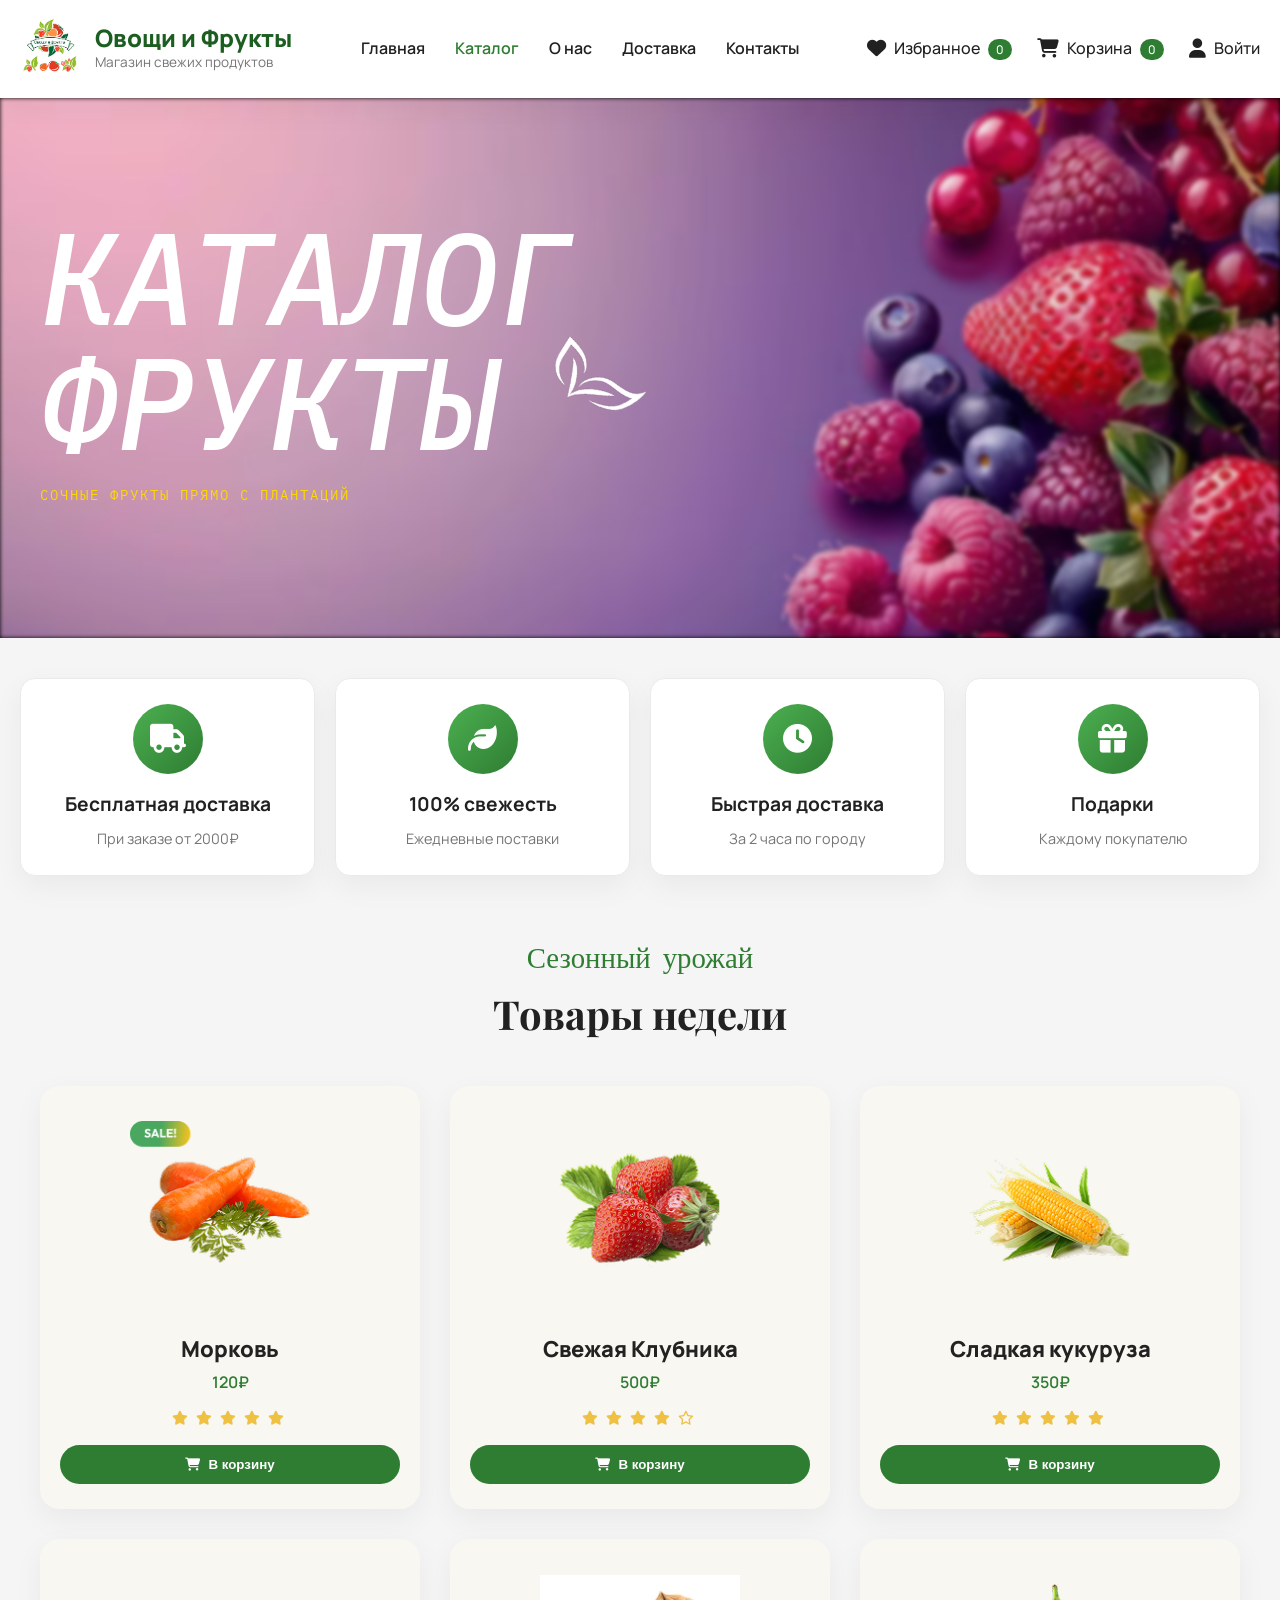
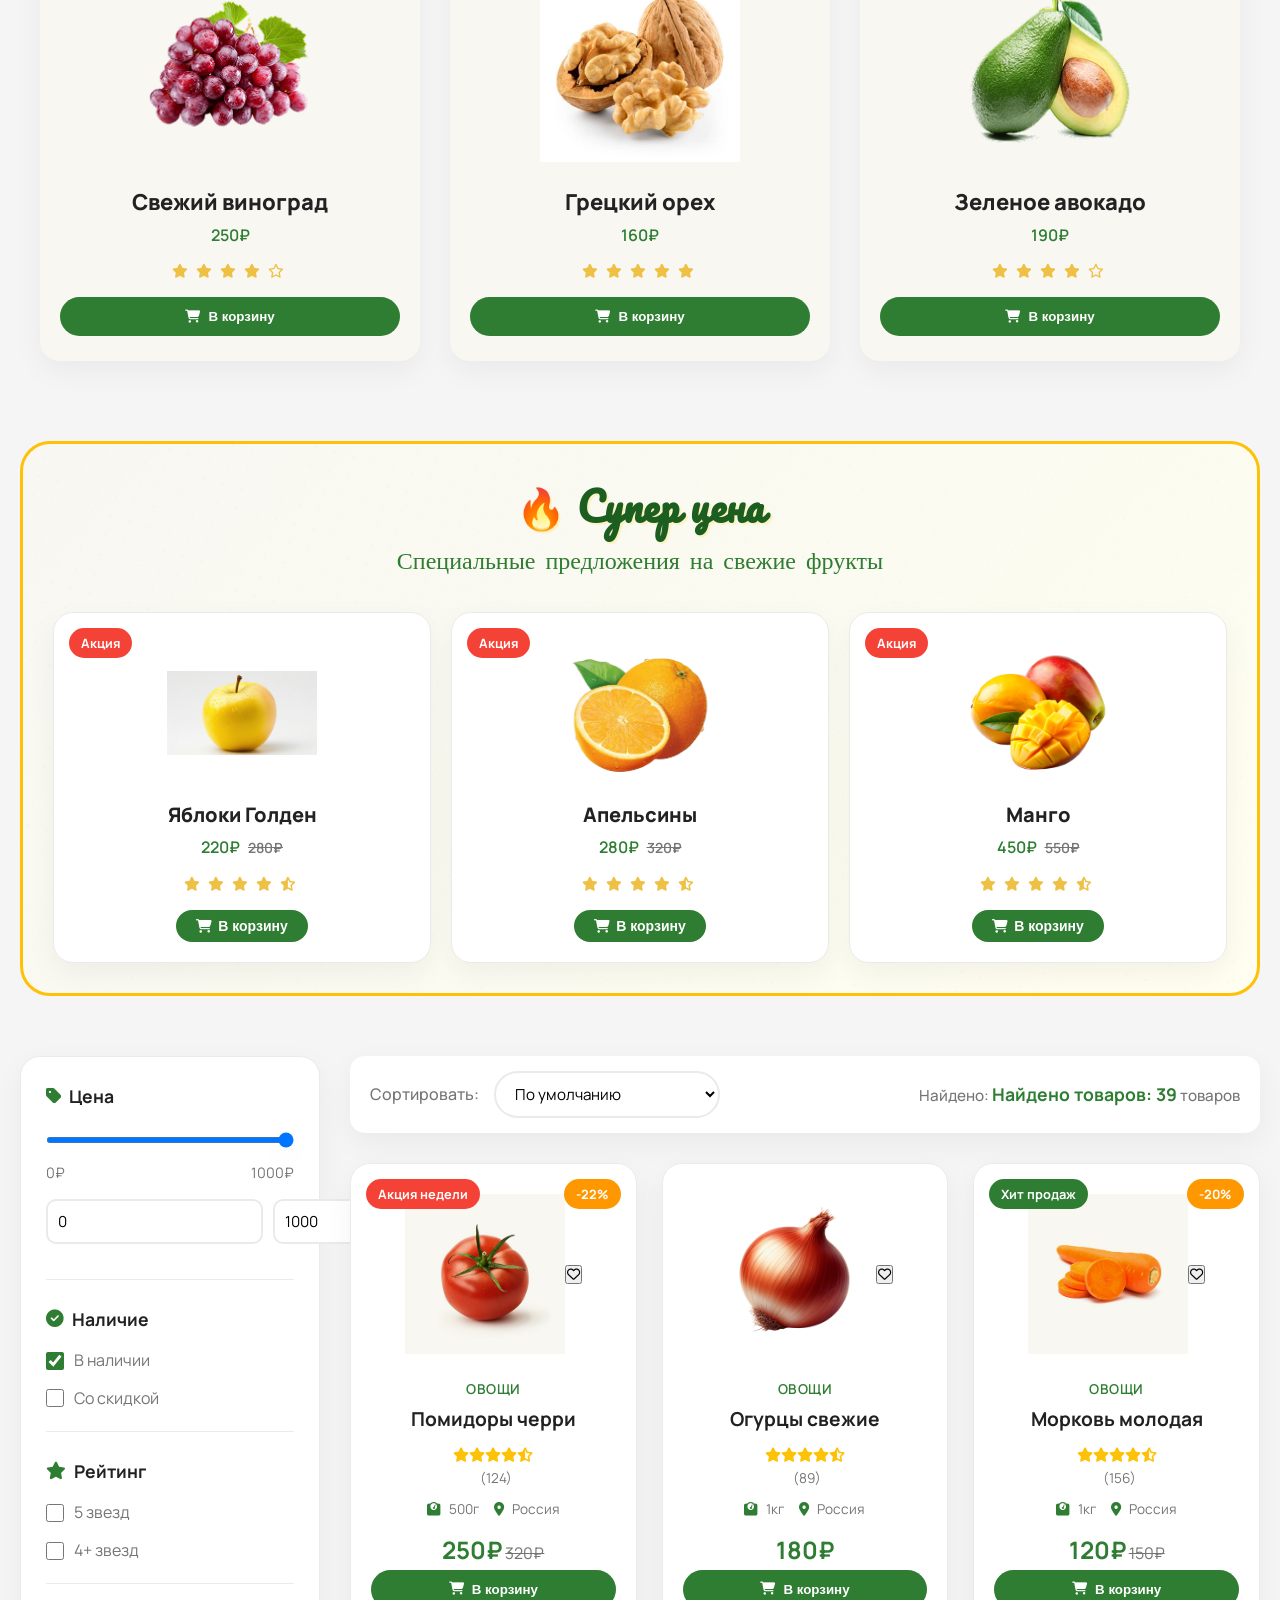
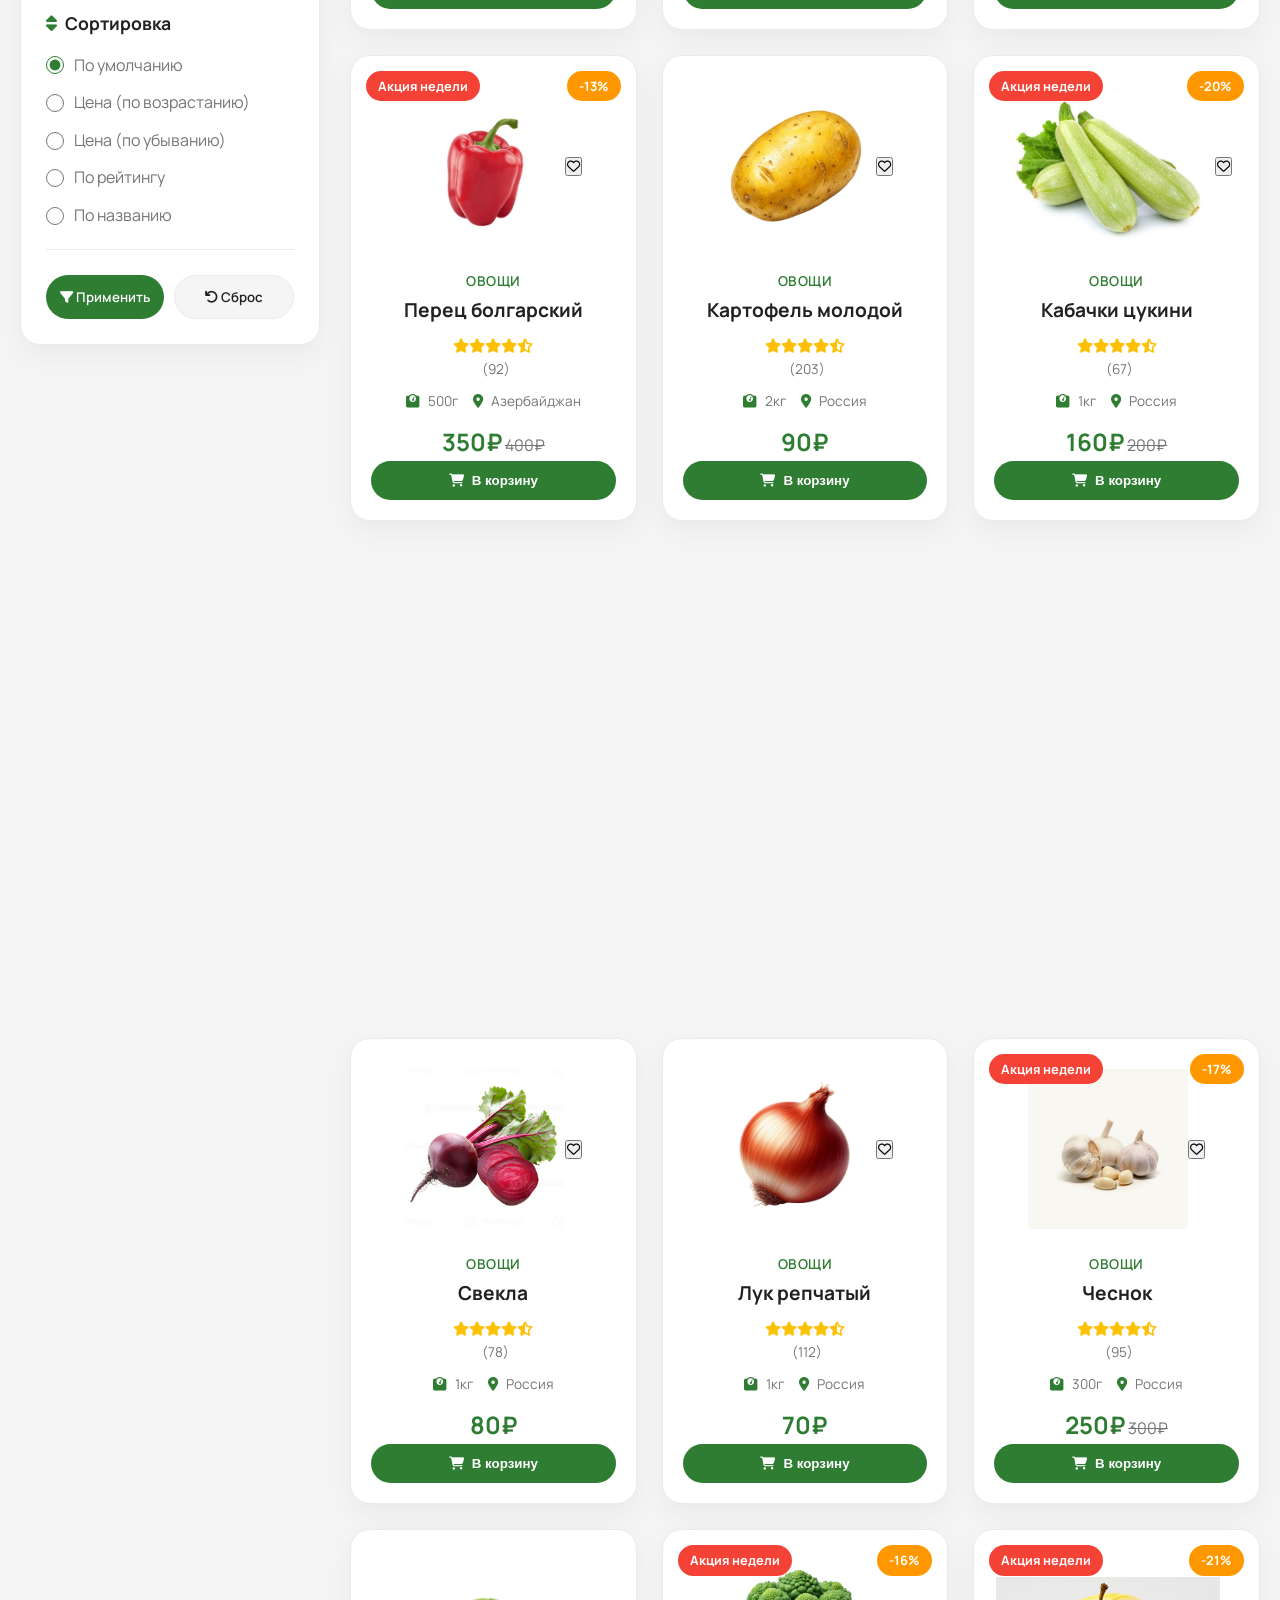
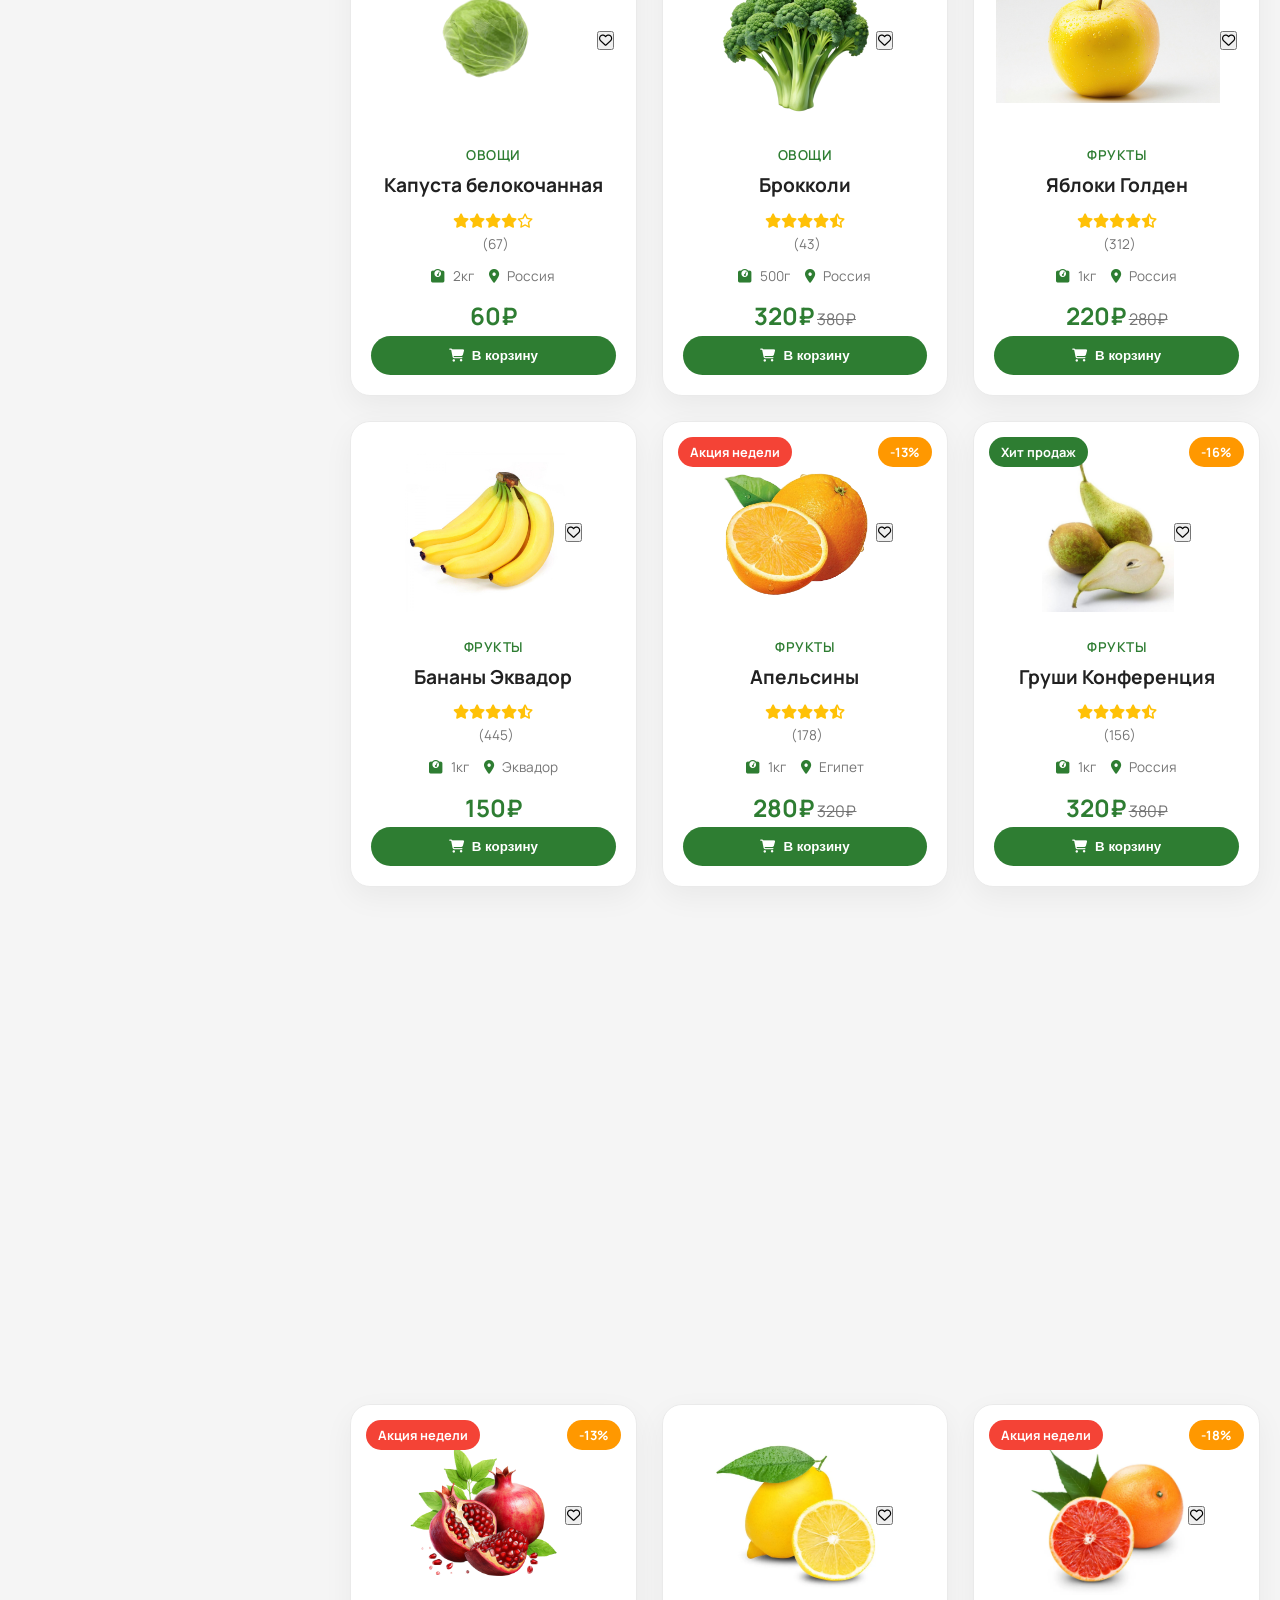
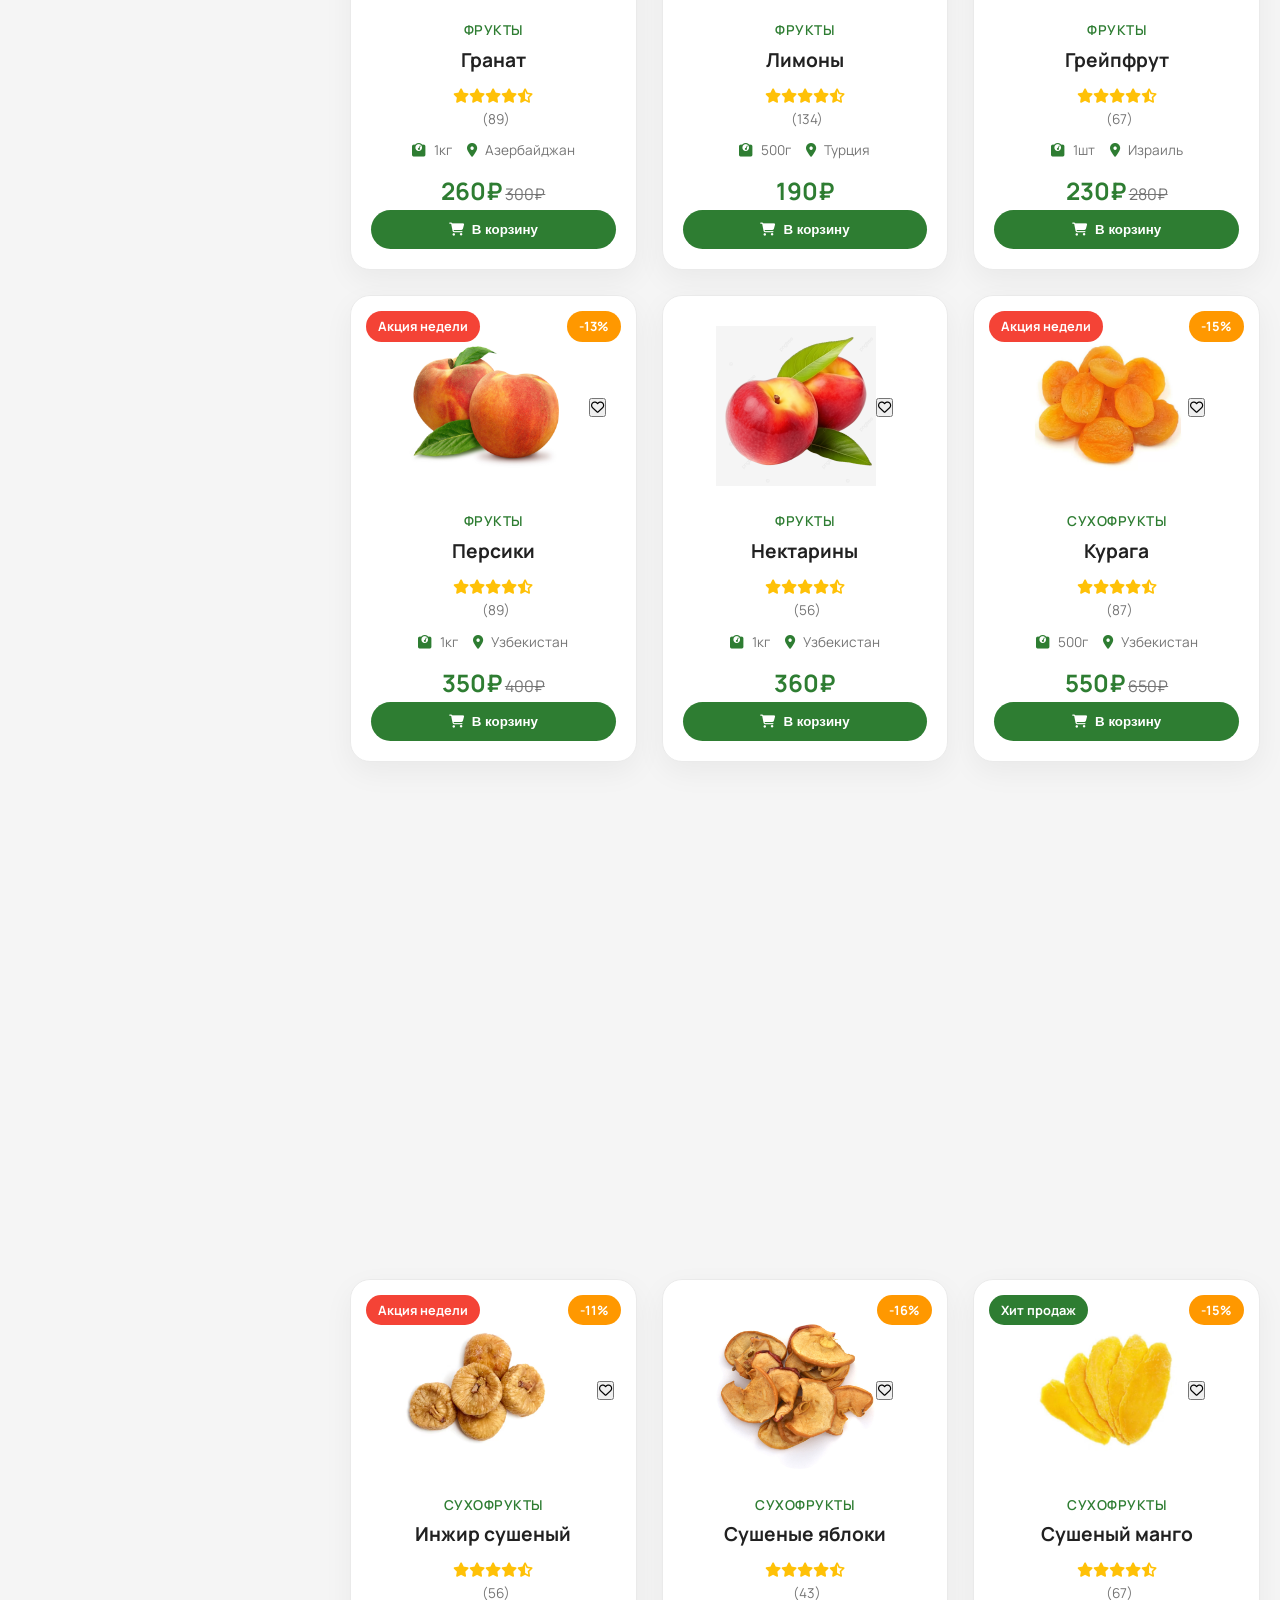
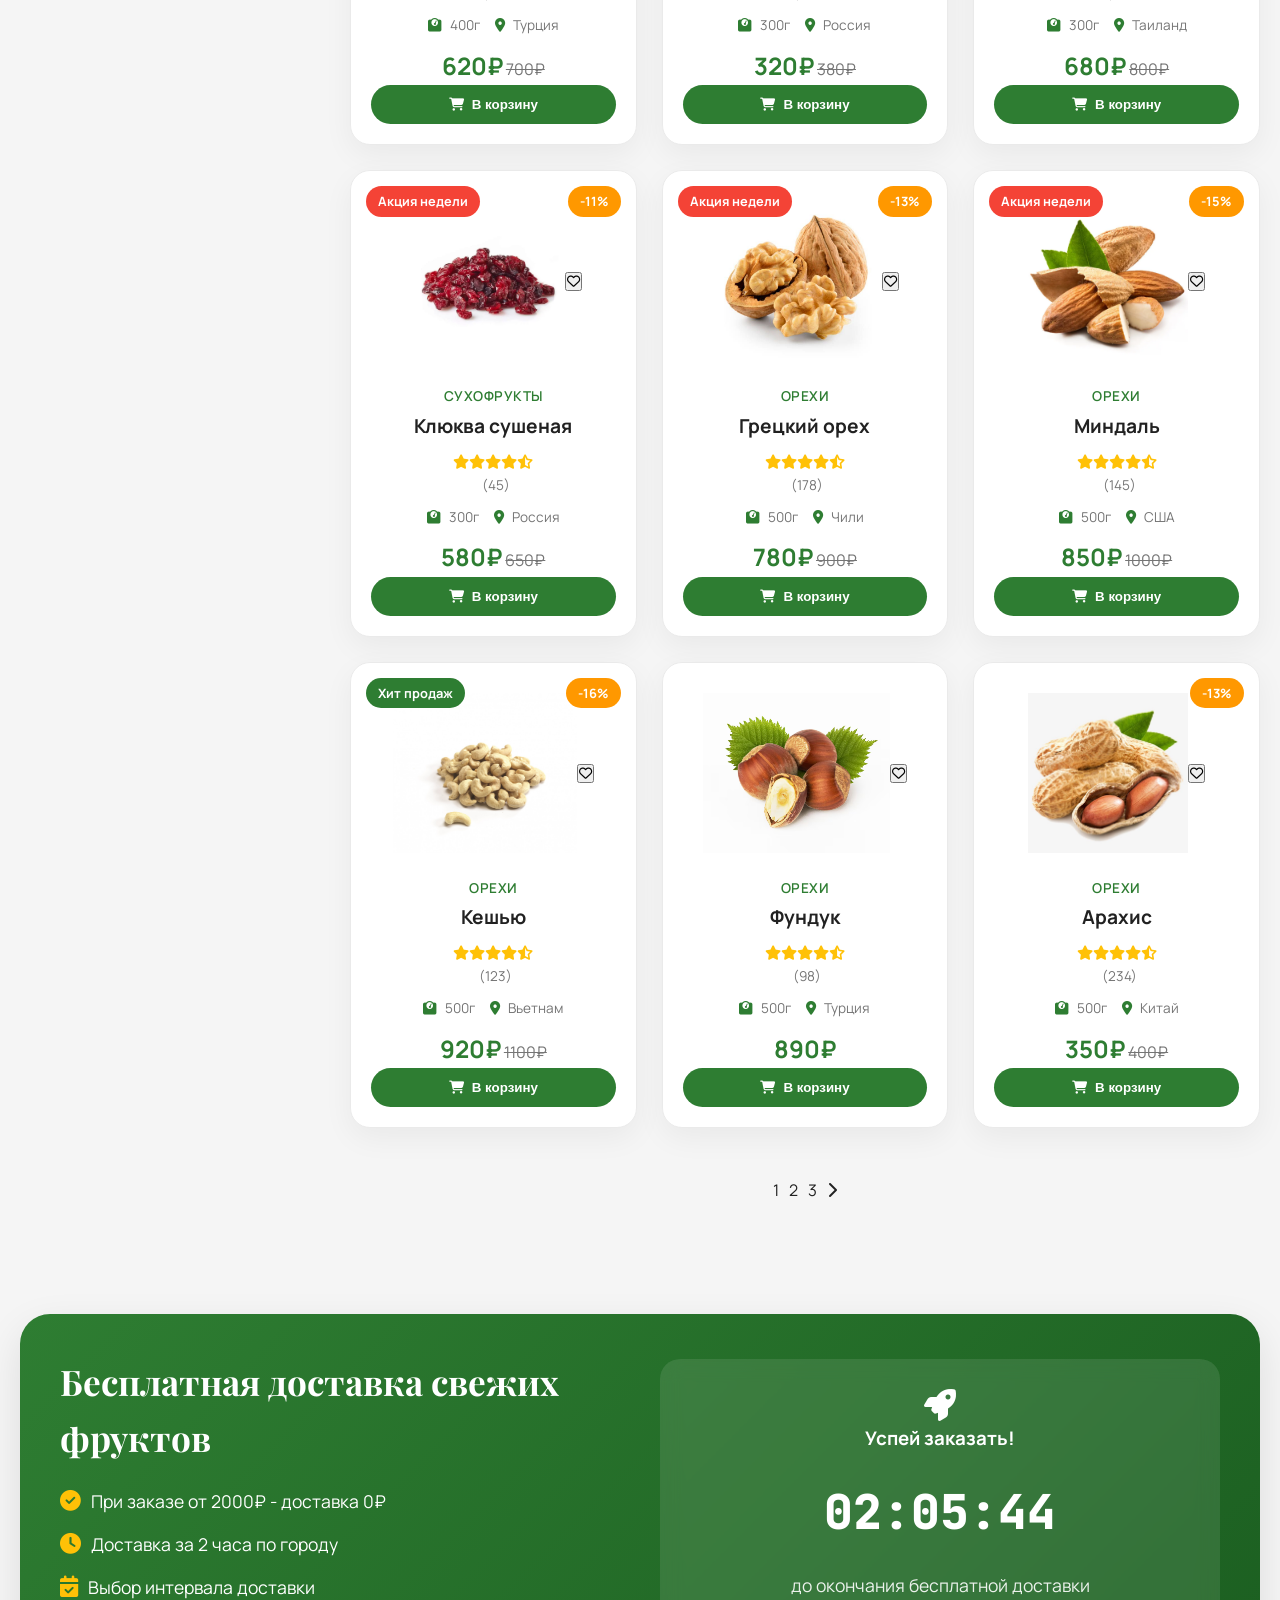
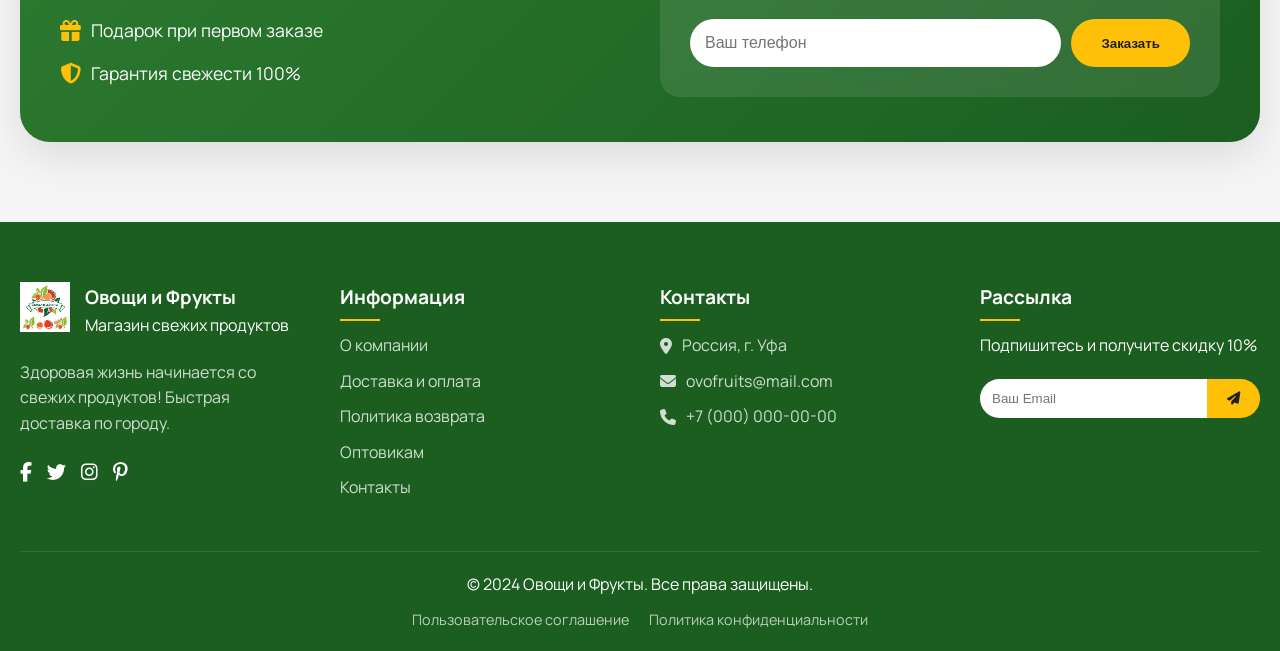
<file: catalog_fruit.html>
<!DOCTYPE html>
<html lang="ru">
<head>
    <meta charset="UTF-8">
    <meta name="viewport" content="width=device-width, initial-scale=1.0">
    <title>Фрукты - Каталог | Овощи и Фрукты</title>
    
    <!-- Подключаем шрифты -->
    <link rel="preconnect" href="https://fonts.googleapis.com">
    <link rel="preconnect" href="https://fonts.gstatic.com" crossorigin>
    <link href="https://fonts.googleapis.com/css2?family=Manrope:wght@300;400;500;600;700;800&family=Playfair+Display:wght@700&family=Caveat&family=Pacifico&family=Covered+By+Your+Grace&family=IBM+Plex+Mono:ital,wght@1,500&family=JetBrains+Mono:wght@400;500;700&display=swap" rel="stylesheet">
    
    <!-- Font Awesome -->
    <link rel="stylesheet" href="https://cdnjs.cloudflare.com/ajax/libs/font-awesome/6.4.0/css/all.min.css">
    
    <!-- Анимации -->
    <link rel="stylesheet" href="https://cdnjs.cloudflare.com/ajax/libs/animate.css/4.1.1/animate.min.css">
    <script src="js/script.js"></script>

    
    <style>
        /* ===== ОСНОВНЫЕ ПЕРЕМЕННЫЕ ===== */
        * {
            margin: 0;
            padding: 0;
            box-sizing: border-box;
        }

        :root {
            --primary-green: #2E7D32;
            --primary-green-light: #4CAF50;
            --primary-green-dark: #1B5E20;
            --accent-yellow: #ffc107;
            --accent-red: #f44336;
            --text-dark: #212121;
            --text-light: #757575;
            --bg-light: #F5F5F5;
            --bg-white: #FFFFFF;
            --bg-beige: #F8F7F2;
            --shadow-soft: 0 10px 30px rgba(0, 0, 0, 0.05);
            --shadow-medium: 0 15px 40px rgba(0, 0, 0, 0.1);
            --border-radius: 20px;
            --transition: all 0.3s ease;
        }

        body {
            font-family: 'Manrope', sans-serif;
            color: var(--text-dark);
            background-color: var(--bg-light);
            line-height: 1.6;
        }

        .container {
            max-width: 1400px;
            margin: 0 auto;
            padding: 0 20px;
        }

        /* ===== ШАПКА ===== */
        .header {
            background: white;
            box-shadow: var(--shadow-soft);
            position: sticky;
            top: 0;
            z-index: 100;
        }

        .main-nav {
            display: flex;
            align-items: center;
            justify-content: space-between;
            padding: 15px 0;
        }

        .logo {
            display: flex;
            align-items: center;
            gap: 15px;
            text-decoration: none;
        }

        .logo-image img {
            height: 60px;
            width: auto;
        }

        .logo-title {
            font-size: 1.5rem;
            font-weight: 800;
            color: var(--primary-green-dark);
            line-height: 1.2;
        }

        .logo-subtitle {
            font-size: 0.85rem;
            color: var(--text-light);
        }

        .nav-menu ul {
            display: flex;
            gap: 30px;
            list-style: none;
        }

        .nav-menu a {
            text-decoration: none;
            color: var(--text-dark);
            font-weight: 600;
            transition: var(--transition);
            font-size: 1rem;
        }

        .nav-menu a:hover,
        .nav-menu a.active {
            color: var(--primary-green);
        }

        .user-actions {
            display: flex;
            gap: 25px;
        }

        .action-link {
            text-decoration: none;
            color: var(--text-dark);
            display: flex;
            align-items: center;
            gap: 8px;
            font-weight: 500;
            transition: var(--transition);
        }

        .action-link:hover {
            color: var(--primary-green);
        }

        .action-link i {
            font-size: 1.2rem;
        }

        .cart-count, .wishlist-count {
            background: var(--primary-green);
            color: white;
            padding: 2px 8px;
            border-radius: 20px;
            font-size: 0.75rem;
            margin-left: 5px;
        }


      /* ===== ГЛАВНЫЙ ЭКРАН ===== */
        .hero {
            position: relative;
            width: 100%;
            height: 60vh;
            min-height: 500px;
            background: #1F1E17;
            overflow: hidden;
        }

        /* Rectangle 2027 - черный фон */
        .hero::before {
            content: '';
            position: absolute;
            width: 100%;
            height: 814px;
            left: 0;
            top: -3.5px;
            background: rgb(2, 2, 2);
            z-index: 1;
        }

        /* Изображение с размытием */
        .hero-image-overlay {
            position: absolute;
            top: 0;
            left: 0;
            right: 0;
            bottom: 0;
            background: url('img/fruit.avif');
            background-size: cover;
            background-position: center;
            opacity: 0.95;
            filter: blur(2px);
            z-index: 2;
        }

        .hero .container {
            position: relative;
            z-index: 3;
            width: 100%;
            max-width: 1400px;
            margin: 0 auto;
            padding: 0 40px;
            height: 100%;
            display: flex;
            align-items: center;
            justify-content: flex-start;
        }

        .hero-content {
            position: relative;
            width: 656px;
            color: white;
        }

        /* Овощи и Фрукты - заголовок */
        .hero-content .hero-title {
            font-family: 'IBM Plex Mono', monospace;
            font-style: italic;
            font-weight: 500;
            font-size: 130px;
            line-height: 125px;
            color: #FFFFFF;
            margin: 0 0 20px 0;
            text-transform: uppercase;
            letter-spacing: -2px;
            width: 655.74px;
        }

        /* leaf-01.webp - декоративный элемент */
        .hero-decoration {
            position: absolute;
            width: 92px;
            height: 75px;
            right: 49px;
            top: 122px;
            z-index: 4;
        }

        .hero-decoration .leaf {
            width: 100%;
            height: 100%;
            object-fit: contain;
        }

        /* Магазин "Овощи и Фрукты" - подзаголовок */
        .hero-content .hero-subtitle {
            font-family: 'IBM Plex Mono', monospace;
            font-size: 14px;
            font-weight: 400;
            text-transform: uppercase;
            letter-spacing: 2px;
            color: #FFD700;
            margin-bottom: 15px;
            display: block;
        }

        /* Описание */
        .hero-content .hero-description {
            font-family: 'IBM Plex Mono', monospace;
            font-size: 14px;
            line-height: 1.6;
            color: rgba(255, 255, 255, 0.9);
            margin-bottom: 30px;
            max-width: 550px;
        }

        /* Кнопка */
        .hero-content .btn {
            font-family: 'IBM Plex Mono', monospace;
            display: inline-flex;
            align-items: center;
            justify-content: center;
            padding: 12px 35px;
            background: #4BAF47;
        border-radius: 10px;
            color: rgb(255, 255, 255);
            font-size: 14px;
            font-weight: 500;
            text-transform: uppercase;
            letter-spacing: 2px;
            text-decoration: none;
            cursor: pointer;
            transition: all 0.3s ease;
            position: relative;
            overflow: hidden;
            z-index: 1;
        }

        .hero-content .btn::before {
            content: '';
            position: absolute;
            top: 0;
            left: -100%;
            width: 100%;
            height: 100%;
            background: #FFD700;
            transition: left 0.3s ease;
            z-index: -1;
        }

        .hero-content .btn:hover::before {
            left: 0;
        }

        .hero-content .btn:hover {
            color: #000;
            transform: translateY(-2px);
            box-shadow: 0 10px 20px rgba(255, 215, 0, 0.3);
        }

        /* Скрываем лишний декоративный элемент */
        .hero-decoration-line {
            display: none;
        }
        

        /* ===== ПРЕИМУЩЕСТВА ===== */
        .benefits-section {
            display: grid;
            grid-template-columns: repeat(4, 1fr);
            gap: 20px;
            margin: 40px 0 60px;
        }

        .benefit-card {
            background: white;
            padding: 25px 20px;
            border-radius: 15px;
            text-align: center;
            box-shadow: var(--shadow-soft);
            transition: var(--transition);
            border: 1px solid #eaeaea;
        }

        .benefit-card:hover {
            transform: translateY(-5px);
            box-shadow: var(--shadow-medium);
            border-color: var(--primary-green);
        }

        .benefit-icon {
            width: 70px;
            height: 70px;
            background: linear-gradient(135deg, var(--primary-green-light), var(--primary-green));
            border-radius: 50%;
            display: flex;
            align-items: center;
            justify-content: center;
            margin: 0 auto 15px;
            color: white;
            font-size: 1.8rem;
            transition: var(--transition);
        }

        .benefit-card:hover .benefit-icon {
            transform: rotateY(180deg);
        }

        .benefit-title {
            font-weight: 700;
            font-size: 1.2rem;
            margin-bottom: 8px;
            color: var(--text-dark);
        }

        .benefit-text {
            color: var(--text-light);
            font-size: 0.9rem;
        }

        /* ===== ДОСТАВКА ===== */
        .delivery-info {
            background: linear-gradient(135deg, var(--primary-green), var(--primary-green-dark));
            border-radius: 30px;
            padding: 40px;
            margin: 60px 0;
            color: white;
            display: grid;
            grid-template-columns: 1fr 1fr;
            gap: 40px;
            align-items: center;
            box-shadow: var(--shadow-medium);
        }

        .delivery-content h2 {
            font-size: 2.2rem;
            margin-bottom: 20px;
            font-family: 'Playfair Display', serif;
        }

        .delivery-features {
            list-style: none;
        }

        .delivery-features li {
            margin-bottom: 15px;
            display: flex;
            align-items: center;
            gap: 10px;
            font-size: 1.1rem;
        }

        .delivery-features i {
            color: var(--accent-yellow);
            font-size: 1.3rem;
        }

        .delivery-timer {
            background: rgba(255,255,255,0.1);
            padding: 30px;
            border-radius: 20px;
            text-align: center;
            backdrop-filter: blur(10px);
        }

        .timer-display {
            font-size: 3rem;
            font-weight: 800;
            margin: 20px 0;
            font-family: 'JetBrains Mono', monospace;
        }

        .timer-label {
            font-size: 1.1rem;
            opacity: 0.9;
        }

        .delivery-form {
            display: flex;
            gap: 10px;
            margin-top: 20px;
        }

        .delivery-form input {
            flex: 1;
            padding: 15px;
            border: none;
            border-radius: 30px;
            outline: none;
            font-size: 1rem;
        }

        .delivery-form button {
            padding: 15px 30px;
            background: var(--accent-yellow);
            border: none;
            border-radius: 30px;
            font-weight: 700;
            color: var(--text-dark);
            cursor: pointer;
            transition: var(--transition);
        }

        .delivery-form button:hover {
            background: #ffb300;
            transform: scale(1.05);
        }

        /* ===== ТОВАРЫ НЕДЕЛИ (КАК В CATALOG) ===== */
        .weekly-products {
            margin: 60px 0 80px;
        }

        .weekly-title {
            text-align: center;
            margin-bottom: 40px;
        }

        .weekly-title h2 {
            font-family: 'Playfair Display', serif;
            font-size: 2.5rem;
            color: var(--text-dark);
            margin-bottom: 10px;
        }

        .weekly-title p {
            font-family: 'Covered By Your Grace', cursive;
            font-size: 1.8rem;
            color: var(--primary-green);
        }

        .weekly-grid {
            display: grid;
            grid-template-columns: repeat(3, 1fr);
            gap: 30px;
            max-width: 1200px;
            margin: 0 auto;
        }

        .weekly-grid-second {
            display: grid;
            grid-template-columns: repeat(3, 1fr);
            gap: 30px;
            max-width: 1200px;
            margin: 30px auto 0;
        }

        .weekly-item {
            background: var(--bg-beige);
            border-radius: 20px;
            padding: 30px 20px 25px;
            text-align: center;
            position: relative;
            box-shadow: var(--shadow-soft);
            transition: var(--transition);
        }

        .weekly-item:hover {
            transform: translateY(-10px);
            box-shadow: var(--shadow-medium);
        }

        .weekly-image {
            width: 200px;
            height: 200px;
            margin: 0 auto 20px;
            position: relative;
        }

        .weekly-image img {
            width: 100%;
            height: 100%;
            object-fit: contain;
        }

        .weekly-item h3 {
            font-family: 'Manrope', sans-serif;
            font-weight: 800;
            font-size: 22px;
            line-height: 26px;
            color: #222222;
            margin-bottom: 5px;
        }

        .weekly-price {
            font-family: 'Manrope', sans-serif;
            font-weight: 600;
            font-size: 16px;
            line-height: 30px;
            color: var(--primary-green);
            margin-bottom: 10px;
        }

        .weekly-rating {
            color: #EEC044;
            font-size: 14px;
            letter-spacing: 4px;
            margin-bottom: 15px;
        }

        .weekly-rating i {
            margin: 0 2px;
        }

        .btn-weekly {
            background: var(--primary-green);
            color: white;
            border: none;
            padding: 10px 25px;
            border-radius: 30px;
            font-weight: 600;
            cursor: pointer;
            transition: var(--transition);
            display: inline-flex;
            align-items: center;
            gap: 8px;
        }

        .btn-weekly:hover {
            background: var(--primary-green-dark);
            transform: scale(1.05);
        }

        /* ===== АКЦИОННЫЕ ТОВАРЫ (СТИЛЬ ИЗ CATALOG) ===== */
        .promo-section {
            margin: 40px 0 60px;
            padding: 30px;
            background: linear-gradient(135deg, #f8f7f2, #fffef0);
            border-radius: 30px;
            border: 3px solid var(--accent-yellow);
            position: relative;
            overflow: hidden;
        }

        .promo-section::before {
            content: '';
            position: absolute;
            top: -50%;
            right: -50%;
            width: 200%;
            height: 200%;
            background: radial-gradient(circle, rgba(76,175,80,0.03) 1px, transparent 1px);
            background-size: 20px 20px;
            transform: rotate(15deg);
            pointer-events: none;
        }

        .promo-header {
            text-align: center;
            margin-bottom: 30px;
            position: relative;
            z-index: 1;
        }

        .promo-header h3 {
            font-family: 'Pacifico', cursive;
            font-size: 2.5rem;
            color: var(--primary-green-dark);
            margin-bottom: 5px;
            text-shadow: 2px 2px 0 rgba(255,215,0,0.2);
        }

        .promo-header p {
            font-family: 'Covered By Your Grace', cursive;
            font-size: 1.5rem;
            color: var(--primary-green);
        }

        .promo-grid {
            display: grid;
            grid-template-columns: repeat(3, 1fr);
            gap: 20px;
            position: relative;
            z-index: 1;
        }

        .promo-card {
            background: white;
            border-radius: 20px;
            padding: 25px 20px 20px;
            text-align: center;
            position: relative;
            box-shadow: var(--shadow-soft);
            transition: var(--transition);
            border: 1px solid #eaeaea;
        }

        .promo-card:hover {
            transform: translateY(-8px);
            box-shadow: var(--shadow-medium);
            border-color: var(--accent-yellow);
        }

        .promo-badge {
            position: absolute;
            top: 15px;
            left: 15px;
            background: var(--accent-red);
            color: white;
            padding: 5px 12px;
            border-radius: 25px;
            font-size: 0.8rem;
            font-weight: 700;
            z-index: 2;
        }

        .promo-image {
            width: 150px;
            height: 150px;
            margin: 0 auto 15px;
            position: relative;
        }

        .promo-image img {
            width: 100%;
            height: 100%;
            object-fit: contain;
            transition: transform 0.6s ease;
        }

        .promo-card:hover .promo-image img {
            transform: scale(1.1) rotate(2deg);
        }

        .promo-card h4 {
            font-family: 'Manrope', sans-serif;
            font-weight: 800;
            font-size: 20px;
            line-height: 24px;
            color: #222222;
            margin-bottom: 5px;
        }

        .promo-card .promo-price {
            font-family: 'Manrope', sans-serif;
            font-weight: 600;
            font-size: 16px;
            line-height: 30px;
            color: var(--primary-green);
            margin-bottom: 10px;
        }

        .promo-card .promo-price .old {
            font-size: 14px;
            color: var(--text-light);
            text-decoration: line-through;
            margin-left: 5px;
        }

        .promo-card .btn-promo {
            background: var(--primary-green);
            color: white;
            border: none;
            padding: 8px 20px;
            border-radius: 30px;
            font-weight: 600;
            font-size: 14px;
            cursor: pointer;
            transition: var(--transition);
            display: inline-flex;
            align-items: center;
            gap: 6px;
        }

        .promo-card .btn-promo:hover {
            background: var(--primary-green-dark);
            transform: scale(1.05);
        }

        /* ===== ОСНОВНОЙ МАКЕТ ===== */
        .catalog-layout {
            display: grid;
            grid-template-columns: 300px 1fr;
            gap: 30px;
            margin: 40px 0;
        }

        /* ===== ФИЛЬТРЫ ===== */
        .filters-sidebar {
            background: white;
            border-radius: 20px;
            padding: 25px;
            box-shadow: var(--shadow-soft);
            height: fit-content;
            position: sticky;
            top: 100px;
            border: 1px solid #eaeaea;
        }

        .filter-group {
            margin-bottom: 25px;
            padding-bottom: 20px;
            border-bottom: 1px solid #eaeaea;
        }

        .filter-group:last-child {
            border-bottom: none;
            margin-bottom: 0;
            padding-bottom: 0;
        }

        .filter-title {
            font-weight: 700;
            font-size: 1.1rem;
            margin-bottom: 15px;
            display: flex;
            align-items: center;
            gap: 8px;
            color: var(--text-dark);
        }

        .filter-title i {
            color: var(--primary-green);
        }

        .filter-options {
            display: flex;
            flex-direction: column;
            gap: 12px;
        }

        .filter-checkbox {
            display: flex;
            align-items: center;
            gap: 10px;
            cursor: pointer;
            color: var(--text-light);
            transition: var(--transition);
        }

        .filter-checkbox:hover {
            color: var(--primary-green);
        }

        .filter-checkbox input[type="checkbox"],
        .filter-checkbox input[type="radio"] {
            width: 18px;
            height: 18px;
            cursor: pointer;
            accent-color: var(--primary-green);
        }

        .price-inputs {
            display: flex;
            gap: 10px;
            margin-bottom: 15px;
        }

        .price-input {
            flex: 1;
            padding: 10px;
            border: 2px solid #eaeaea;
            border-radius: 10px;
            font-family: 'Manrope', sans-serif;
            font-size: 0.95rem;
            transition: var(--transition);
        }

        .price-input:focus {
            outline: none;
            border-color: var(--primary-green);
            box-shadow: 0 0 0 3px rgba(76, 175, 80, 0.1);
        }

        .price-range {
            margin: 15px 0;
        }

        .price-range input[type="range"] {
            width: 100%;
            height: 6px;
            background: #eaeaea;
            border-radius: 3px;
            outline: none;
        }

        .price-range input[type="range"]::-webkit-slider-thumb {
            -webkit-appearance: none;
            width: 20px;
            height: 20px;
            background: var(--primary-green);
            border-radius: 50%;
            cursor: pointer;
            box-shadow: var(--shadow-soft);
            transition: var(--transition);
        }

        .price-range input[type="range"]::-webkit-slider-thumb:hover {
            transform: scale(1.2);
        }

        .price-values {
            display: flex;
            justify-content: space-between;
            margin-top: 10px;
            font-size: 0.9rem;
            color: var(--text-light);
        }

        .filter-buttons {
            display: flex;
            gap: 10px;
            margin-top: 20px;
        }

        .apply-filters, .reset-filters {
            flex: 1;
            padding: 12px;
            border: none;
            border-radius: 30px;
            font-weight: 600;
            cursor: pointer;
            transition: var(--transition);
            font-family: 'Manrope', sans-serif;
        }

        .apply-filters {
            background: var(--primary-green);
            color: white;
        }

        .apply-filters:hover {
            background: var(--primary-green-dark);
            transform: translateY(-2px);
        }

        .reset-filters {
            background: var(--bg-light);
            color: var(--text-dark);
            border: 1px solid #eaeaea;
        }

        .reset-filters:hover {
            background: #eaeaea;
            transform: translateY(-2px);
        }

        /* ===== ОСНОВНАЯ ЧАСТЬ ===== */
        .catalog-main {
            min-height: 600px;
        }

        .catalog-controls {
            display: flex;
            justify-content: space-between;
            align-items: center;
            margin-bottom: 30px;
            flex-wrap: wrap;
            gap: 20px;
            background: white;
            padding: 15px 20px;
            border-radius: 15px;
            box-shadow: var(--shadow-soft);
        }

        .sort-section {
            display: flex;
            align-items: center;
            gap: 15px;
        }

        .sort-section label {
            color: var(--text-light);
            font-weight: 500;
        }

        .sort-select {
            padding: 10px 25px 10px 15px;
            border: 2px solid #eaeaea;
            border-radius: 30px;
            font-family: 'Manrope', sans-serif;
            font-size: 0.95rem;
            cursor: pointer;
            outline: none;
            background: white;
            transition: var(--transition);
        }

        .sort-select:focus {
            border-color: var(--primary-green);
        }

        .results-info {
            color: var(--text-light);
            font-size: 0.95rem;
            font-weight: 500;
        }

        .results-info span {
            color: var(--primary-green);
            font-weight: 700;
            font-size: 1.1rem;
        }

        /* ===== СЕТКА ТОВАРОВ ===== */
        .products-grid {
            display: grid;
            grid-template-columns: repeat(3, 1fr);
            gap: 25px;
            margin-bottom: 40px;
        }

        .product-card {
            background: white;
            border-radius: 20px;
            padding: 20px;
            text-align: center;
            position: relative;
            box-shadow: var(--shadow-soft);
            transition: var(--transition);
            border: 1px solid #eaeaea;
            display: flex;
            flex-direction: column;
            animation: fadeIn 0.5s ease;
        }

        .product-card:hover {
            transform: translateY(-8px);
            box-shadow: var(--shadow-medium);
        }

        .product-badge {
            position: absolute;
            top: 15px;
            left: 15px;
            background: var(--accent-red);
            color: white;
            padding: 5px 12px;
            border-radius: 25px;
            font-size: 0.8rem;
            font-weight: 700;
            z-index: 2;
        }

        .product-badge.hit {
            background: var(--primary-green);
        }

        .product-discount {
            position: absolute;
            top: 15px;
            right: 15px;
            background: #ff9800;
            color: white;
            padding: 5px 12px;
            border-radius: 25px;
            font-size: 0.8rem;
            font-weight: 700;
            z-index: 2;
        }

        .product-image {
            height: 180px;
            display: flex;
            align-items: center;
            justify-content: center;
            margin-bottom: 15px;
            padding: 10px;
            position: relative;
            overflow: hidden;
        }

        .product-image img {
            max-width: 100%;
            max-height: 100%;
            object-fit: contain;
            transition: transform 0.6s ease;
        }

        .product-card:hover .product-image img {
            transform: scale(1.1) rotate(2deg);
        }

        .product-category {
            font-size: 0.85rem;
            color: var(--primary-green);
            font-weight: 600;
            text-transform: uppercase;
            letter-spacing: 0.5px;
            margin-bottom: 5px;
        }

        .product-name {
            font-size: 1.2rem;
            font-weight: 700;
            margin-bottom: 10px;
            color: var(--text-dark);
            line-height: 1.4;
        }

        .product-rating {
            color: #ffc107;
            margin-bottom: 10px;
            font-size: 0.9rem;
        }

        .product-rating span {
            color: var(--text-light);
            margin-left: 5px;
            font-size: 0.85rem;
        }

        .product-price {
            display: flex;
            align-items: center;
            justify-content: center;
            gap: 10px;
            margin-bottom: 15px;
        }

        .current-price {
            font-size: 1.5rem;
            font-weight: 700;
            color: var(--primary-green);
        }

        .old-price {
            font-size: 1rem;
            color: var(--text-light);
            text-decoration: line-through;
        }

        .product-meta {
            display: flex;
            justify-content: center;
            gap: 15px;
            margin: 10px 0;
            font-size: 0.85rem;
            color: var(--text-light);
        }

        .product-meta i {
            color: var(--primary-green);
            margin-right: 5px;
        }

        .add-to-cart {
            width: 100%;
            padding: 12px;
            background: var(--primary-green);
            color: white;
            border: none;
            border-radius: 30px;
            font-weight: 600;
            cursor: pointer;
            transition: var(--transition);
            display: flex;
            align-items: center;
            justify-content: center;
            gap: 8px;
            margin-top: auto;
        }

        .add-to-cart:hover {
            background: var(--primary-green-dark);
            transform: scale(1.02);
        }

        .add-to-cart:active {
            transform: scale(0.98);
        }

        /* ===== ЗАГРУЗКА ===== */
        .loading-spinner {
            text-align: center;
            padding: 40px;
            display: none;
        }

        .loading-spinner i {
            font-size: 3rem;
            color: var(--primary-green);
        }

        /* ===== ПАГИНАЦИЯ ===== */
        .pagination {
            display: flex;
            justify-content: center;
            gap: 10px;
            margin: 50px 0;
        }

        .page-btn {
            width: 45px;
            height: 45px;
            border: 2px solid #eaeaea;
            border-radius: 50%;
            background: white;
            color: var(--text-dark);
            cursor: pointer;
            transition: var(--transition);
            display: flex;
            align-items: center;
            justify-content: center;
            font-weight: 600;
            font-size: 1rem;
        }

        .page-btn:hover:not(.active) {
            background: var(--bg-light);
            border-color: var(--primary-green);
            transform: scale(1.1);
        }

        .page-btn.active {
            background: var(--primary-green);
            color: white;
            border-color: var(--primary-green);
        }

        /* ===== ПУСТОЕ СОСТОЯНИЕ ===== */
        .empty-state {
            grid-column: 1 / -1;
            text-align: center;
            padding: 60px;
            background: var(--bg-light);
            border-radius: 20px;
        }

        .empty-state i {
            font-size: 4rem;
            color: var(--text-light);
            margin-bottom: 20px;
            opacity: 0.3;
        }

        .empty-state h3 {
            font-size: 1.5rem;
            margin-bottom: 10px;
            color: var(--text-dark);
        }

        .empty-state p {
            color: var(--text-light);
        }

        /* ===== УВЕДОМЛЕНИЯ ===== */
        .notification {
            position: fixed;
            bottom: 20px;
            right: 20px;
            background: white;
            padding: 15px 25px;
            border-radius: 50px;
            box-shadow: var(--shadow-medium);
            display: flex;
            align-items: center;
            gap: 10px;
            z-index: 1000;
            animation: slideIn 0.3s ease;
            border-left: 4px solid var(--primary-green);
        }

        .notification i {
            font-size: 1.2rem;
            color: var(--primary-green);
        }

        @keyframes slideIn {
            from {
                transform: translateX(100%);
                opacity: 0;
            }
            to {
                transform: translateX(0);
                opacity: 1;
            }
        }

        .fade-out {
            animation: fadeOut 0.3s ease forwards;
        }

        @keyframes fadeOut {
            to {
                opacity: 0;
                transform: translateX(100%);
            }
        }

        /* ===== ФУТЕР ===== */
        .footer {
            background: var(--primary-green-dark);
            color: white;
            padding: 60px 0 20px;
            margin-top: 80px;
        }

        .footer-content {
            display: grid;
            grid-template-columns: repeat(auto-fit, minmax(200px, 1fr));
            gap: 40px;
            margin-bottom: 40px;
        }

        .footer-logo {
            display: flex;
            align-items: center;
            gap: 15px;
            margin-bottom: 20px;
        }

        .logo-image-small img {
            height: 50px;
            width: auto;
        }

        .footer-description {
            opacity: 0.8;
            margin-bottom: 20px;
        }

        .social-icons {
            display: flex;
            gap: 15px;
        }

        .social-icons a {
            color: white;
            font-size: 1.2rem;
            transition: var(--transition);
        }

        .social-icons a:hover {
            color: var(--accent-yellow);
            transform: translateY(-3px);
        }

        .footer-section h4 {
            font-size: 1.2rem;
            margin-bottom: 20px;
            position: relative;
        }

        .footer-section h4::after {
            content: '';
            position: absolute;
            bottom: -8px;
            left: 0;
            width: 40px;
            height: 2px;
            background: var(--accent-yellow);
        }

        .footer-menu {
            list-style: none;
        }

        .footer-menu li {
            margin-bottom: 10px;
        }

        .footer-menu a {
            color: white;
            opacity: 0.8;
            text-decoration: none;
            transition: var(--transition);
        }

        .footer-menu a:hover {
            opacity: 1;
            padding-left: 5px;
        }

        .footer-contact p {
            margin-bottom: 10px;
            display: flex;
            align-items: center;
            gap: 10px;
            opacity: 0.8;
        }

        .newsletter-form {
            display: flex;
            margin-top: 20px;
        }

        .newsletter-form input {
            flex: 1;
            padding: 12px;
            border: none;
            border-radius: 30px 0 0 30px;
            outline: none;
        }

        .newsletter-form button {
            background: var(--accent-yellow);
            color: var(--text-dark);
            border: none;
            padding: 0 20px;
            border-radius: 0 30px 30px 0;
            cursor: pointer;
            transition: var(--transition);
        }

        .newsletter-form button:hover {
            background: #ffb300;
        }

        .footer-bottom {
            text-align: center;
            padding-top: 20px;
            border-top: 1px solid rgba(255,255,255,0.1);
        }

        .footer-links {
            display: flex;
            gap: 20px;
            justify-content: center;
            margin-top: 10px;
        }

        .footer-links a {
            color: white;
            opacity: 0.7;
            text-decoration: none;
            font-size: 0.9rem;
        }

        /* ===== АДАПТИВНОСТЬ ===== */
        @media (max-width: 1200px) {
            .products-grid,
            .promo-grid,
            .weekly-grid,
            .weekly-grid-second {
                grid-template-columns: repeat(2, 1fr);
            }
            
            .benefits-section {
                grid-template-columns: repeat(2, 1fr);
            }
        }

        @media (max-width: 992px) {
            .catalog-layout {
                grid-template-columns: 1fr;
            }

            .filters-sidebar {
                position: static;
                margin-bottom: 30px;
            }

            .delivery-info {
                grid-template-columns: 1fr;
            }
        }

        @media (max-width: 768px) {
            .main-nav {
                flex-direction: column;
                gap: 15px;
            }
            
            .nav-menu ul {
                flex-wrap: wrap;
                justify-content: center;
                gap: 15px;
            }
            
            .user-actions {
                flex-wrap: wrap;
                justify-content: center;
            }
            
            .products-grid,
            .promo-grid,
            .weekly-grid,
            .weekly-grid-second {
                grid-template-columns: 1fr;
            }
            
            .benefits-section {
                grid-template-columns: 1fr;
            }
            
            .catalog-controls {
                flex-direction: column;
                align-items: flex-start;
            }
            
            .sort-section {
                width: 100%;
            }
            
            .sort-select {
                width: 100%;
            }
            
            .catalog-hero-title {
                font-size: 3rem;
            }
            
            .promo-header h3 {
                font-size: 2rem;
            }
            
            .weekly-image,
            .promo-image {
                width: 150px;
                height: 150px;
            }
        }
    </style>
</head>
<body>
    <header class="header">
        <div class="container">
            <div class="main-nav">
                <a href="index.html" class="logo">
                    <div class="logo-image">
                        <img src="img/logo.png" alt="Логотип">
                    </div>
                    <div class="logo-text">
                        <h1 class="logo-title">Овощи и Фрукты</h1>
                        <p class="logo-subtitle">Магазин свежих продуктов</p>
                    </div>
                </a>

                <nav class="nav-menu">
                    <ul>
                        <li><a href="index.html">Главная</a></li>
                        <li><a href="catalog.html" class="active">Каталог</a></li>
                        <li><a href="about.html">О нас</a></li>
                        <li><a href="delivery.html">Доставка</a></li>
                        <li><a href="contacts.html">Контакты</a></li>
                    </ul>
                </nav>

                <div class="user-actions">
                    <a href="#" class="action-link">
                        <i class="fas fa-heart"></i>
                        <span>Избранное <span class="wishlist-count">0</span></span>
                    </a>
                    <a href="cart.html" class="action-link">
                        <i class="fas fa-shopping-cart"></i>
                        <span>Корзина <span class="cart-count">0</span></span>
                    </a>
                    <a href="login.html" class="action-link">
                        <i class="fas fa-user"></i>
                        <span>Войти</span>
                    </a>
                </div>
            </div>
        </div>
    </header>

    <main>
    

        <!-- Главный экран -->
        <section class="hero">
            <div class="hero-image-overlay"></div>
            <div class="container">
                <div class="hero-content">
                    <h2 class="hero-title">Каталог Фрукты</h2>
                    <div class="hero-decoration">
                        <img src="img/leaf.png" alt="Листок" class="leaf">
                    </div>
                    <p class="hero-subtitle">Сочные фрукты прямо с плантаций</p>
                </div>
            </div>
            <div class="hero-decoration-line"></div>
        </section>

        <!-- Преимущества -->
        <div class="container">
            <div class="benefits-section">
                <div class="benefit-card animate__animated animate__fadeInUp">
                    <div class="benefit-icon">
                        <i class="fas fa-truck"></i>
                    </div>
                    <h3 class="benefit-title">Бесплатная доставка</h3>
                    <p class="benefit-text">При заказе от 2000₽</p>
                </div>
                <div class="benefit-card animate__animated animate__fadeInUp" style="animation-delay: 0.1s">
                    <div class="benefit-icon">
                        <i class="fas fa-leaf"></i>
                    </div>
                    <h3 class="benefit-title">100% свежесть</h3>
                    <p class="benefit-text">Ежедневные поставки</p>
                </div>
                <div class="benefit-card animate__animated animate__fadeInUp" style="animation-delay: 0.2s">
                    <div class="benefit-icon">
                        <i class="fas fa-clock"></i>
                    </div>
                    <h3 class="benefit-title">Быстрая доставка</h3>
                    <p class="benefit-text">За 2 часа по городу</p>
                </div>
                <div class="benefit-card animate__animated animate__fadeInUp" style="animation-delay: 0.3s">
                    <div class="benefit-icon">
                        <i class="fas fa-gift"></i>
                    </div>
                    <h3 class="benefit-title">Подарки</h3>
                    <p class="benefit-text">Каждому покупателю</p>
                </div>
            </div>
        </div>

        <!-- ТОВАРЫ НЕДЕЛИ -->
        <section class="weekly-products">
            <div class="container">
                <div class="weekly-title">
                    <p>Сезонный урожай</p>
                    <h2>Товары недели</h2>
                </div>
                
                <!-- Первый ряд -->
                <div class="weekly-grid" id="weeklyProductsFirstRow"></div>
                
                <!-- Второй ряд -->
                <div class="weekly-grid-second" id="weeklyProductsSecondRow"></div>
            </div>
        </section>

        <!-- АКЦИОННЫЕ ТОВАРЫ (СТИЛЬ ИЗ CATALOG) -->
        <div class="container">
            <section class="promo-section">
                <div class="promo-header">
                    <h3>🔥 Супер цена</h3>
                    <p>Специальные предложения на свежие фрукты</p>
                </div>
                
                <div class="promo-grid" id="promoProductsGrid">
                    <!-- Товары загружаются через JS в стиле catalog -->
                </div>
            </section>
        </div>

        <!-- Основной контент -->
        <div class="container">
            <div class="catalog-layout">
                <!-- Фильтры -->
                <aside class="filters-sidebar">
                    <div class="filter-group">
                        <div class="filter-title">
                            <i class="fas fa-tag"></i> Цена
                        </div>
                        <div class="price-range">
                            <input type="range" id="priceRange" min="0" max="1000" value="1000" step="10">
                            <div class="price-values">
                                <span>0₽</span>
                                <span id="priceValue">1000₽</span>
                            </div>
                        </div>
                        <div class="price-inputs">
                            <input type="number" class="price-input" id="minPrice" placeholder="От" min="0" value="0">
                            <input type="number" class="price-input" id="maxPrice" placeholder="До" min="0" value="1000">
                        </div>
                    </div>

                    <div class="filter-group">
                        <div class="filter-title">
                            <i class="fas fa-check-circle"></i> Наличие
                        </div>
                        <div class="filter-options">
                            <label class="filter-checkbox">
                                <input type="checkbox" id="inStock" checked>
                                <span>В наличии</span>
                            </label>
                            <label class="filter-checkbox">
                                <input type="checkbox" id="onSale">
                                <span>Со скидкой</span>
                            </label>
                        </div>
                    </div>

                    <div class="filter-group">
                        <div class="filter-title">
                            <i class="fas fa-star"></i> Рейтинг
                        </div>
                        <div class="filter-options">
                            <label class="filter-checkbox">
                                <input type="checkbox" id="rating5">
                                <span>5 звезд</span>
                            </label>
                            <label class="filter-checkbox">
                                <input type="checkbox" id="rating4">
                                <span>4+ звезд</span>
                            </label>
                        </div>
                    </div>

                    <div class="filter-group">
                        <div class="filter-title">
                            <i class="fas fa-sort"></i> Сортировка
                        </div>
                        <div class="filter-options">
                            <label class="filter-checkbox">
                                <input type="radio" name="sort" id="sortDefault" value="default" checked>
                                <span>По умолчанию</span>
                            </label>
                            <label class="filter-checkbox">
                                <input type="radio" name="sort" id="sortPriceAsc" value="price-asc">
                                <span>Цена (по возрастанию)</span>
                            </label>
                            <label class="filter-checkbox">
                                <input type="radio" name="sort" id="sortPriceDesc" value="price-desc">
                                <span>Цена (по убыванию)</span>
                            </label>
                            <label class="filter-checkbox">
                                <input type="radio" name="sort" id="sortRating" value="rating">
                                <span>По рейтингу</span>
                            </label>
                            <label class="filter-checkbox">
                                <input type="radio" name="sort" id="sortName" value="name">
                                <span>По названию</span>
                            </label>
                        </div>
                    </div>

                    <div class="filter-buttons">
                        <button class="apply-filters" onclick="applyFilters()">
                            <i class="fas fa-filter"></i> Применить
                        </button>
                        <button class="reset-filters" onclick="resetFilters()">
                            <i class="fas fa-undo"></i> Сброс
                        </button>
                    </div>
                </aside>

                <!-- Товары -->
                <div class="catalog-main">
                    <div class="catalog-controls">
                        <div class="sort-section">
                            <label for="sortSelect">Сортировать:</label>
                            <select class="sort-select" id="sortSelect" onchange="sortProducts()">
                                <option value="default">По умолчанию</option>
                                <option value="price-asc">Цена: по возрастанию</option>
                                <option value="price-desc">Цена: по убыванию</option>
                                <option value="rating">По рейтингу</option>
                                <option value="name">По названию</option>
                            </select>
                        </div>
                        <div class="results-info">
                            Найдено: <span id="resultsCount">0</span> товаров
                        </div>
                    </div>

                    <div class="products-grid" id="productsGrid"></div>

                    <div class="loading-spinner" id="loadingSpinner">
                        <i class="fas fa-spinner fa-spin"></i>
                    </div>

                    <div class="pagination" id="pagination"></div>
                </div>
            </div>
        </div>

        <!-- Доставка -->
        <div class="container">
            <section class="delivery-info">
                <div class="delivery-content">
                    <h2>Бесплатная доставка свежих фруктов</h2>
                    <ul class="delivery-features">
                        <li><i class="fas fa-check-circle"></i> При заказе от 2000₽ - доставка 0₽</li>
                        <li><i class="fas fa-clock"></i> Доставка за 2 часа по городу</li>
                        <li><i class="fas fa-calendar-check"></i> Выбор интервала доставки</li>
                        <li><i class="fas fa-gift"></i> Подарок при первом заказе</li>
                        <li><i class="fas fa-shield-alt"></i> Гарантия свежести 100%</li>
                    </ul>
                </div>
                <div class="delivery-timer">
                    <i class="fas fa-rocket" style="font-size: 2rem;"></i>
                    <h3>Успей заказать!</h3>
                    <div class="timer-display" id="deliveryTimer">02:00:00</div>
                    <p class="timer-label">до окончания бесплатной доставки</p>
                    <div class="delivery-form">
                        <input type="text" placeholder="Ваш телефон" id="deliveryPhone">
                        <button onclick="requestDelivery()">Заказать</button>
                    </div>
                </div>
            </section>
        </div>
    </main>

    <footer class="footer">
        <div class="container">
            <div class="footer-content">
                <div class="footer-section">
                    <div class="footer-logo">
                        <div class="logo-image-small">
                            <img src="img/logo.png" alt="Логотип">
                        </div>
                        <div>
                            <h3>Овощи и Фрукты</h3>
                            <p>Магазин свежих продуктов</p>
                        </div>
                    </div>
                    <p class="footer-description">
                        Здоровая жизнь начинается со свежих продуктов! Быстрая доставка по городу.
                    </p>
                    <div class="social-icons">
                        <a href="#"><i class="fab fa-facebook-f"></i></a>
                        <a href="#"><i class="fab fa-twitter"></i></a>
                        <a href="#"><i class="fab fa-instagram"></i></a>
                        <a href="#"><i class="fab fa-pinterest-p"></i></a>
                    </div>
                </div>

                <div class="footer-section">
                    <h4>Информация</h4>
                    <ul class="footer-menu">
                        <li><a href="#">О компании</a></li>
                        <li><a href="#">Доставка и оплата</a></li>
                        <li><a href="#">Политика возврата</a></li>
                        <li><a href="#">Оптовикам</a></li>
                        <li><a href="#">Контакты</a></li>
                    </ul>
                </div>

                <div class="footer-section">
                    <h4>Контакты</h4>
                    <div class="footer-contact">
                        <p><i class="fas fa-map-marker-alt"></i> Россия, г. Уфа</p>
                        <p><i class="fas fa-envelope"></i> ovofruits@mail.com</p>
                        <p><i class="fas fa-phone"></i> +7 (000) 000-00-00</p>
                    </div>
                </div>

                <div class="footer-section">
                    <h4>Рассылка</h4>
                    <p>Подпишитесь и получите скидку 10%</p>
                    <form class="newsletter-form" id="newsletterForm">
                        <input type="email" placeholder="Ваш Email" required>
                        <button type="submit"><i class="fas fa-paper-plane"></i></button>
                    </form>
                </div>
            </div>

            <div class="footer-bottom">
                <p>&copy; 2024 Овощи и Фрукты. Все права защищены.</p>
                <div class="footer-links">
                    <a href="#">Пользовательское соглашение</a>
                    <a href="#">Политика конфиденциальности</a>
                </div>
            </div>
        </div>
    </footer>

    <script>
        // ДАННЫЕ ФРУКТОВ ИЗ CATALOG.JS
        const fruitsData = [
            {
                id: 9,
                name: 'Яблоки Голден',
                price: 220,
                oldPrice: 280,
                rating: 4.9,
                reviews: 312,
                image: 'img/cat_golden_apple.jpg',
                badge: 'Акция',
                inStock: true,
                category: 'Фрукты',
                weight: '1кг',
                country: 'Россия'
            },
            {
                id: 10,
                name: 'Бананы Эквадор',
                price: 150,
                oldPrice: null,
                rating: 4.8,
                reviews: 445,
                image: 'img/cat_banana.jpg',
                badge: null,
                inStock: true,
                category: 'Фрукты',
                weight: '1кг',
                country: 'Эквадор'
            },
            {
                id: 11,
                name: 'Апельсины',
                price: 280,
                oldPrice: 320,
                rating: 4.7,
                reviews: 178,
                image: 'img/cat_orange.png',
                badge: 'Акция',
                inStock: true,
                category: 'Фрукты',
                weight: '1кг',
                country: 'Египет'
            },
            {
                id: 12,
                name: 'Груши Конференция',
                price: 320,
                oldPrice: 380,
                rating: 4.9,
                reviews: 156,
                image: 'img/cat_konference_pear.jpg',
                badge: 'Хит',
                inStock: true,
                category: 'Фрукты',
                weight: '1кг',
                country: 'Россия'
            },
            {
                id: 13,
                name: 'Киви',
                price: 290,
                oldPrice: 350,
                rating: 4.8,
                reviews: 98,
                image: 'img/cat_kiwi.png',
                badge: 'Акция',
                inStock: true,
                category: 'Фрукты',
                weight: '500г',
                country: 'Новая Зеландия'
            },
            {
                id: 14,
                name: 'Манго',
                price: 450,
                oldPrice: 550,
                rating: 4.9,
                reviews: 67,
                image: 'img/cat_mango.png',
                badge: 'Акция',
                inStock: true,
                category: 'Фрукты',
                weight: '1шт',
                country: 'Таиланд'
            },
            {
                id: 15,
                name: 'Ананас',
                price: 380,
                oldPrice: 450,
                rating: 4.8,
                reviews: 43,
                image: 'img/cat_pineapple.webp',
                badge: null,
                inStock: true,
                category: 'Фрукты',
                weight: '1шт',
                country: 'Коста-Рика'
            },
            {
                id: 16,
                name: 'Гранат',
                price: 260,
                oldPrice: 300,
                rating: 4.7,
                reviews: 89,
                image: 'img/cat_granat.webp',
                badge: 'Акция',
                inStock: true,
                category: 'Фрукты',
                weight: '1кг',
                country: 'Азербайджан'
            },
            {
                id: 51,
                name: 'Лимоны',
                price: 190,
                oldPrice: null,
                rating: 4.7,
                reviews: 134,
                image: 'img/cat_lemon.webp',
                badge: null,
                inStock: true,
                category: 'Фрукты',
                weight: '500г',
                country: 'Турция'
            },
            {
                id: 52,
                name: 'Грейпфрут',
                price: 230,
                oldPrice: 280,
                rating: 4.6,
                reviews: 67,
                image: 'img/cat_grapefruit.webp',
                badge: 'Акция',
                inStock: true,
                category: 'Фрукты',
                weight: '1шт',
                country: 'Израиль'
            },
            {
                id: 53,
                name: 'Персики',
                price: 350,
                oldPrice: 400,
                rating: 4.9,
                reviews: 89,
                image: 'img/cat_peach.jpeg',
                badge: 'Акция',
                inStock: true,
                category: 'Фрукты',
                weight: '1кг',
                country: 'Узбекистан'
            },
            {
                id: 54,
                name: 'Нектарины',
                price: 360,
                oldPrice: null,
                rating: 4.8,
                reviews: 56,
                image: 'img/cat_nektarine.png',
                badge: null,
                inStock: true,
                category: 'Фрукты',
                weight: '1кг',
                country: 'Узбекистан'
            }
        ];

        // АКЦИОННЫЕ ТОВАРЫ (ТОЛЬКО 3 ФРУКТА ДЛЯ БЛОКА "СУПЕР ЦЕНА")
        const promoFruits = [
            {
                id: 9,
                name: 'Яблоки Голден',
                price: 220,
                oldPrice: 280,
                image: 'img/cat_golden_apple.jpg',
                badge: 'Акция',
                rating: 4.9
            },
            {
                id: 11,
                name: 'Апельсины',
                price: 280,
                oldPrice: 320,
                image: 'img/cat_orange.png',
                badge: 'Акция',
                rating: 4.7
            },
            {
                id: 14,
                name: 'Манго',
                price: 450,
                oldPrice: 550,
                image: 'img/cat_mango.png',
                badge: 'Акция',
                rating: 4.9
            }
        ];

        let currentProducts = [...fruitsData];
        let currentPage = 1;
        const itemsPerPage = 6;

        // Звезды рейтинга
        function getRatingStars(rating) {
            const fullStars = Math.floor(rating);
            const hasHalf = rating % 1 >= 0.5;
            let stars = '';
            
            for (let i = 1; i <= 5; i++) {
                if (i <= fullStars) {
                    stars += '<i class="fas fa-star"></i>';
                } else if (i === fullStars + 1 && hasHalf) {
                    stars += '<i class="fas fa-star-half-alt"></i>';
                } else {
                    stars += '<i class="far fa-star"></i>';
                }
            }
            return stars;
        }

        // Загрузка промо-товаров в стиле catalog
        function loadPromoProducts() {
            const container = document.getElementById('promoProductsGrid');
            if (!container) return;

            container.innerHTML = promoFruits.map(product => `
                <div class="promo-card">
                    <div class="promo-badge">Акция</div>
                    <div class="promo-image">
                        <img src="${product.image}" alt="${product.name}">
                    </div>
                    <h4>${product.name}</h4>
                    <div class="promo-price">
                        ${product.price}₽ <span class="old">${product.oldPrice}₽</span>
                    </div>
                    <div class="weekly-rating">
                        ${getRatingStars(product.rating)}
                    </div>
                    <button class="btn-promo" onclick="addToCart(${product.id}, '${product.name}', ${product.price})">
                        <i class="fas fa-shopping-cart"></i> В корзину
                    </button>
                </div>
            `).join('');
        }

        // Товары недели из catalog.js
        function loadWeeklyProducts() {
            const firstRow = document.getElementById('weeklyProductsFirstRow');
            const secondRow = document.getElementById('weeklyProductsSecondRow');
            
            if (!firstRow || !secondRow) return;

            const weeklyFirst = [
                {
                    id: 9,
                    name: 'Яблоки Голден',
                    price: 220,
                    oldPrice: 280,
                    image: 'img/cat_golden_apple.jpg',
                    rating: 4.9
                },
                {
                    id: 12,
                    name: 'Груши Конференция',
                    price: 320,
                    oldPrice: 380,
                    image: 'img/cat_konference_pear.jpg',
                    rating: 4.9
                },
                {
                    id: 14,
                    name: 'Манго',
                    price: 450,
                    oldPrice: 550,
                    image: 'img/cat_mango.png',
                    rating: 4.9
                }
            ];

            const weeklySecond = [
                {
                    id: 11,
                    name: 'Апельсины',
                    price: 280,
                    oldPrice: 320,
                    image: 'img/cat_orange.png',
                    rating: 4.7
                },
                {
                    id: 13,
                    name: 'Киви',
                    price: 290,
                    oldPrice: 350,
                    image: 'img/cat_kiwi.png',
                    rating: 4.8
                },
                {
                    id: 16,
                    name: 'Гранат',
                    price: 260,
                    oldPrice: 300,
                    image: 'img/cat_granat.webp',
                    rating: 4.7
                }
            ];

            firstRow.innerHTML = weeklyFirst.map(product => `
                <div class="weekly-item">
                    <div class="weekly-image">
                        <img src="${product.image}" alt="${product.name}">
                    </div>
                    <h3>${product.name}</h3>
                    <div class="weekly-price">${product.price}₽ <span style="text-decoration: line-through; color: #999; font-size: 14px;">${product.oldPrice}₽</span></div>
                    <div class="weekly-rating">${getRatingStars(product.rating)}</div>
                    <button class="btn-weekly" onclick="addToCart(${product.id}, '${product.name}', ${product.price})">
                        <i class="fas fa-shopping-cart"></i> В корзину
                    </button>
                </div>
            `).join('');

            secondRow.innerHTML = weeklySecond.map(product => `
                <div class="weekly-item">
                    <div class="weekly-image">
                        <img src="${product.image}" alt="${product.name}">
                    </div>
                    <h3>${product.name}</h3>
                    <div class="weekly-price">${product.price}₽ <span style="text-decoration: line-through; color: #999; font-size: 14px;">${product.oldPrice}₽</span></div>
                    <div class="weekly-rating">${getRatingStars(product.rating)}</div>
                    <button class="btn-weekly" onclick="addToCart(${product.id}, '${product.name}', ${product.price})">
                        <i class="fas fa-shopping-cart"></i> В корзину
                    </button>
                </div>
            `).join('');
        }

        // Загрузка товаров
        function loadProducts() {
            const grid = document.getElementById('productsGrid');
            const spinner = document.getElementById('loadingSpinner');
            
            spinner.style.display = 'block';
            
            setTimeout(() => {
                const start = (currentPage - 1) * itemsPerPage;
                const end = start + itemsPerPage;
                const pageProducts = currentProducts.slice(start, end);

                if (pageProducts.length === 0) {
                    grid.innerHTML = `
                        <div class="empty-state">
                            <i class="fas fa-search"></i>
                            <h3>Товары не найдены</h3>
                            <p>Попробуйте изменить параметры фильтрации</p>
                            <button class="apply-filters" onclick="resetFilters()" style="width: auto; padding: 10px 30px;">Сбросить фильтры</button>
                        </div>
                    `;
                } else {
                    grid.innerHTML = pageProducts.map(product => {
                        const discount = product.oldPrice ? Math.round((1 - product.price/product.oldPrice) * 100) : 0;
                        return `
                        <div class="product-card">
                            ${product.badge ? `<div class="product-badge ${product.badge === 'Хит' ? 'hit' : ''}">${product.badge}</div>` : ''}
                            ${discount > 0 ? `<div class="product-discount">-${discount}%</div>` : ''}
                            <div class="product-image">
                                <img src="${product.image}" alt="${product.name}">
                            </div>
                            <div class="product-category">${product.category}</div>
                            <h3 class="product-name">${product.name}</h3>
                            <div class="product-rating">
                                ${getRatingStars(product.rating)}
                                <span>(${product.reviews})</span>
                            </div>
                            <div class="product-meta">
                                <span><i class="fas fa-weight"></i> ${product.weight}</span>
                                <span><i class="fas fa-map-marker-alt"></i> ${product.country}</span>
                            </div>
                            <div class="product-price">
                                <span class="current-price">${product.price}₽</span>
                                ${product.oldPrice ? `<span class="old-price">${product.oldPrice}₽</span>` : ''}
                            </div>
                            <button class="add-to-cart" onclick="addToCart(${product.id}, '${product.name}', ${product.price})">
                                <i class="fas fa-shopping-cart"></i> В корзину
                            </button>
                        </div>
                    `}).join('');
                }

                spinner.style.display = 'none';
                updatePagination();
                updateResultsCount();
            }, 300);
        }

        // Пагинация
        function updatePagination() {
            const pagination = document.getElementById('pagination');
            const totalPages = Math.ceil(currentProducts.length / itemsPerPage);
            
            if (totalPages <= 1) {
                pagination.innerHTML = '';
                return;
            }

            let html = '';
            for (let i = 1; i <= totalPages; i++) {
                html += `<button class="page-btn ${i === currentPage ? 'active' : ''}" onclick="goToPage(${i})">${i}</button>`;
            }
            pagination.innerHTML = html;
        }

        function goToPage(page) {
            currentPage = page;
            loadProducts();
            window.scrollTo({ top: 0, behavior: 'smooth' });
        }

        // Сортировка
        function sortProducts() {
            const sortBy = document.getElementById('sortSelect').value;
            
            switch(sortBy) {
                case 'price-asc':
                    currentProducts.sort((a, b) => a.price - b.price);
                    break;
                case 'price-desc':
                    currentProducts.sort((a, b) => b.price - a.price);
                    break;
                case 'rating':
                    currentProducts.sort((a, b) => b.rating - a.rating);
                    break;
                case 'name':
                    currentProducts.sort((a, b) => a.name.localeCompare(b.name));
                    break;
                default:
                    currentProducts = [...fruitsData];
            }
            
            currentPage = 1;
            loadProducts();
        }

        // Фильтрация
        function applyFilters() {
            const minPrice = parseFloat(document.getElementById('minPrice').value) || 0;
            const maxPrice = parseFloat(document.getElementById('maxPrice').value) || 1000;
            const inStockOnly = document.getElementById('inStock').checked;
            const onSaleOnly = document.getElementById('onSale').checked;
            const rating5 = document.getElementById('rating5').checked;
            const rating4 = document.getElementById('rating4').checked;

            const sortRadios = document.getElementsByName('sort');
            let sortBy = 'default';
            for (let radio of sortRadios) {
                if (radio.checked) {
                    sortBy = radio.value;
                    break;
                }
            }

            currentProducts = fruitsData.filter(product => {
                if (product.price < minPrice || product.price > maxPrice) return false;
                if (inStockOnly && !product.inStock) return false;
                if (onSaleOnly && !product.oldPrice) return false;
                if (rating5 && product.rating < 5) return false;
                if (rating4 && product.rating < 4) return false;
                return true;
            });

            switch(sortBy) {
                case 'price-asc':
                    currentProducts.sort((a, b) => a.price - b.price);
                    break;
                case 'price-desc':
                    currentProducts.sort((a, b) => b.price - a.price);
                    break;
                case 'rating':
                    currentProducts.sort((a, b) => b.rating - a.rating);
                    break;
                case 'name':
                    currentProducts.sort((a, b) => a.name.localeCompare(b.name));
                    break;
            }

            document.getElementById('sortSelect').value = sortBy;
            currentPage = 1;
            loadProducts();
        }

        // Сброс фильтров
        function resetFilters() {
            document.getElementById('minPrice').value = 0;
            document.getElementById('maxPrice').value = 1000;
            document.getElementById('priceRange').value = 1000;
            document.getElementById('priceValue').textContent = '1000₽';
            document.getElementById('inStock').checked = true;
            document.getElementById('onSale').checked = false;
            document.getElementById('rating5').checked = false;
            document.getElementById('rating4').checked = false;
            document.getElementById('sortDefault').checked = true;
            document.getElementById('sortSelect').value = 'default';
            
            currentProducts = [...fruitsData];
            currentPage = 1;
            loadProducts();
        }

        // Обновление счетчика результатов
        function updateResultsCount() {
            document.getElementById('resultsCount').textContent = currentProducts.length;
        }

        // Добавление в корзину
        function addToCart(id, name, price) {
            let cart = JSON.parse(localStorage.getItem('cart')) || [];
            
            const existingItem = cart.find(item => item.id === id);
            if (existingItem) {
                existingItem.quantity += 1;
            } else {
                cart.push({ id, name, price, quantity: 1 });
            }
            
            localStorage.setItem('cart', JSON.stringify(cart));
            
            document.querySelectorAll('.cart-count').forEach(el => {
                el.textContent = cart.reduce((sum, item) => sum + item.quantity, 0);
            });

            showNotification(`✓ ${name} добавлен в корзину`);
        }

        // Уведомление
        function showNotification(message) {
            const notification = document.createElement('div');
            notification.className = 'notification';
            notification.innerHTML = `
                <i class="fas fa-check-circle"></i>
                <span>${message}</span>
            `;
            document.body.appendChild(notification);
            
            setTimeout(() => {
                notification.classList.add('fade-out');
                setTimeout(() => notification.remove(), 300);
            }, 3000);
        }

        // Таймер доставки
        function updateDeliveryTimer() {
            const timerElement = document.getElementById('deliveryTimer');
            if (!timerElement) return;

            const now = new Date();
            const endOfDay = new Date(now);
            endOfDay.setHours(23, 59, 59, 999);
            
            const diff = endOfDay - now;
            const hours = Math.floor(diff / (1000 * 60 * 60));
            const minutes = Math.floor((diff % (1000 * 60 * 60)) / (1000 * 60));
            const seconds = Math.floor((diff % (1000 * 60)) / 1000);
            
            timerElement.textContent = `${hours.toString().padStart(2, '0')}:${minutes.toString().padStart(2, '0')}:${seconds.toString().padStart(2, '0')}`;
        }

        // Запрос доставки
        function requestDelivery() {
            const phone = document.getElementById('deliveryPhone').value;
            if (phone && phone.length >= 10) {
                showNotification('Скоро с вами свяжется оператор!');
                document.getElementById('deliveryPhone').value = '';
            } else {
                showNotification('Введите корректный номер телефона');
            }
        }

        // Форма подписки
        document.getElementById('newsletterForm')?.addEventListener('submit', function(e) {
            e.preventDefault();
            const email = this.querySelector('input[type="email"]').value;
            if (email && email.includes('@')) {
                showNotification('Спасибо за подписку! Скидка 10% уже ваша');
                this.reset();
            }
        });

        // Синхронизация цены
        document.getElementById('priceRange').addEventListener('input', function() {
            document.getElementById('priceValue').textContent = this.value + '₽';
            document.getElementById('maxPrice').value = this.value;
        });

        document.getElementById('maxPrice').addEventListener('input', function() {
            const value = this.value || 0;
            document.getElementById('priceRange').value = value;
            document.getElementById('priceValue').textContent = value + '₽';
        });

        // Инициализация
        document.addEventListener('DOMContentLoaded', () => {
            loadPromoProducts();
            loadWeeklyProducts();
            loadProducts();
            
            // Обновляем счетчик корзины
            const cart = JSON.parse(localStorage.getItem('cart')) || [];
            const totalItems = cart.reduce((sum, item) => sum + item.quantity, 0);
            document.querySelectorAll('.cart-count').forEach(el => {
                el.textContent = totalItems;
            });

            // Запускаем таймер
            updateDeliveryTimer();
            setInterval(updateDeliveryTimer, 1000);
        });
    </script>
</body>
</html>
</file>
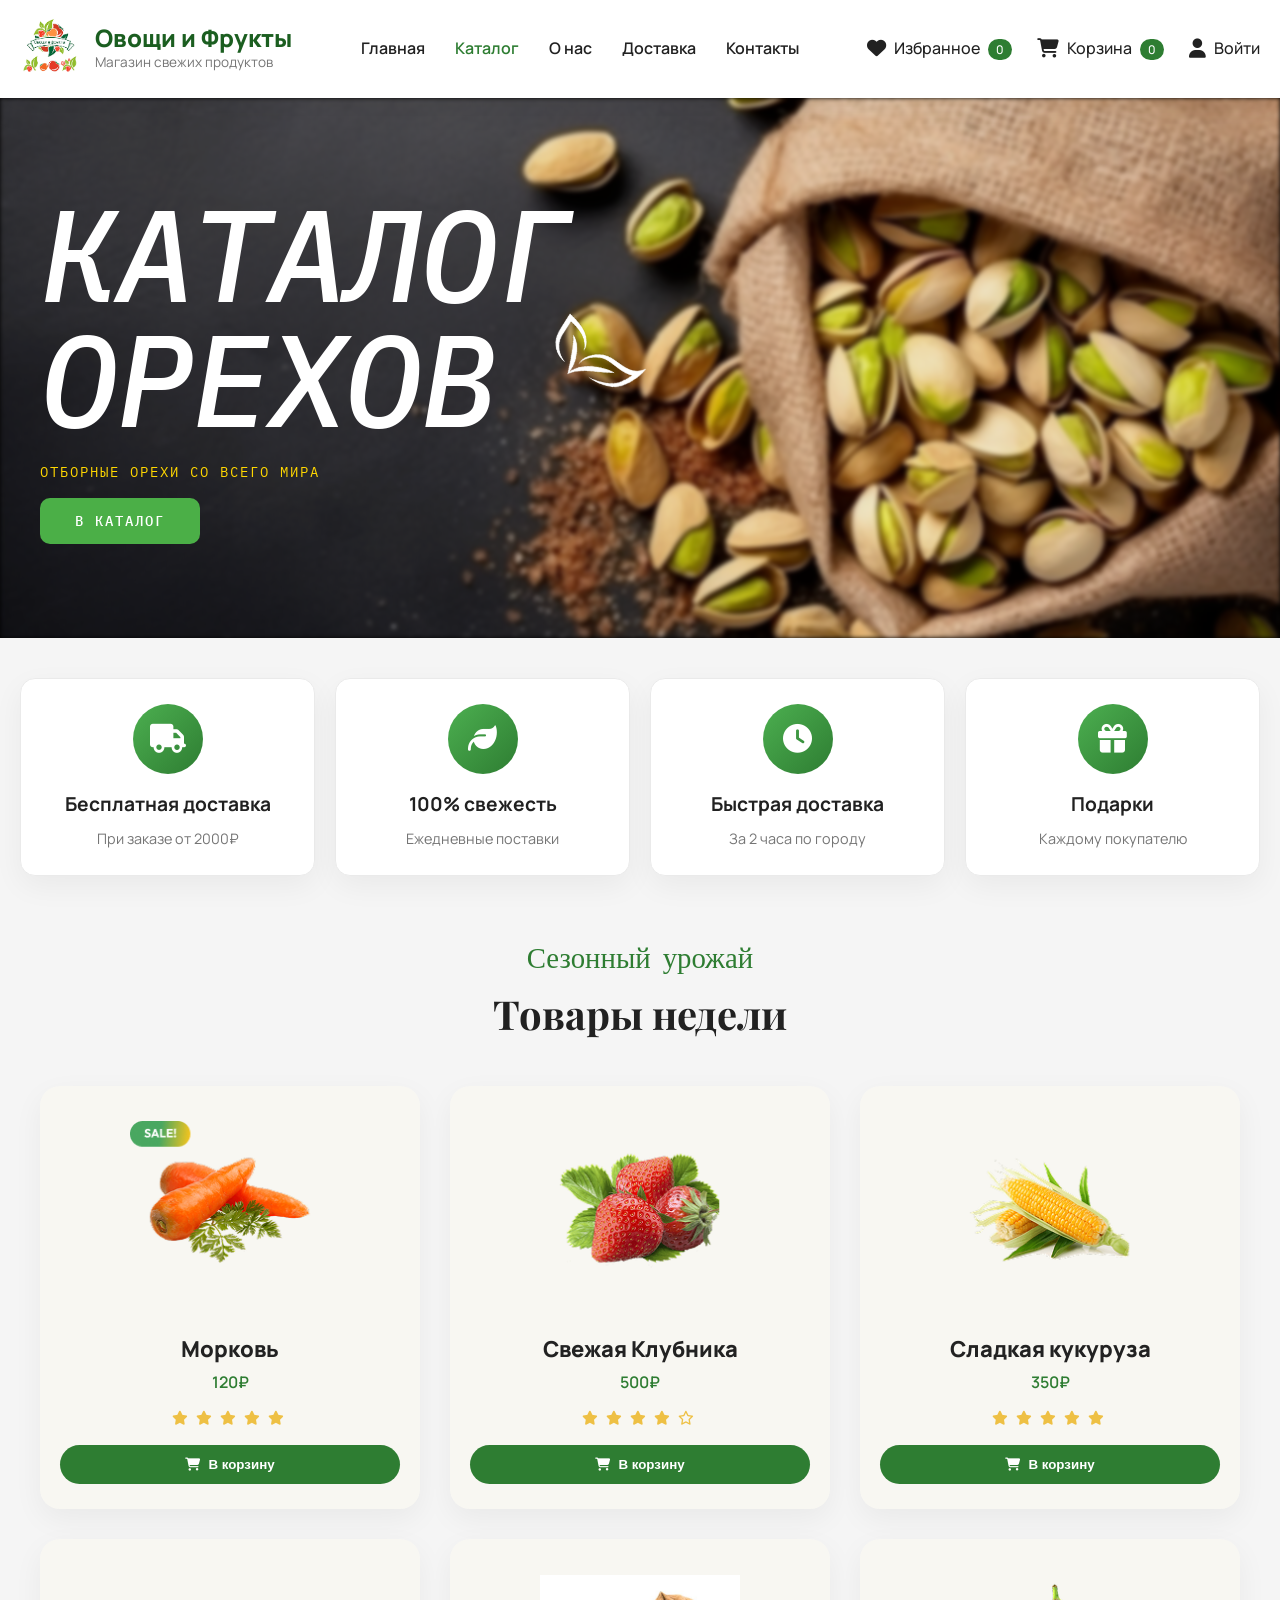
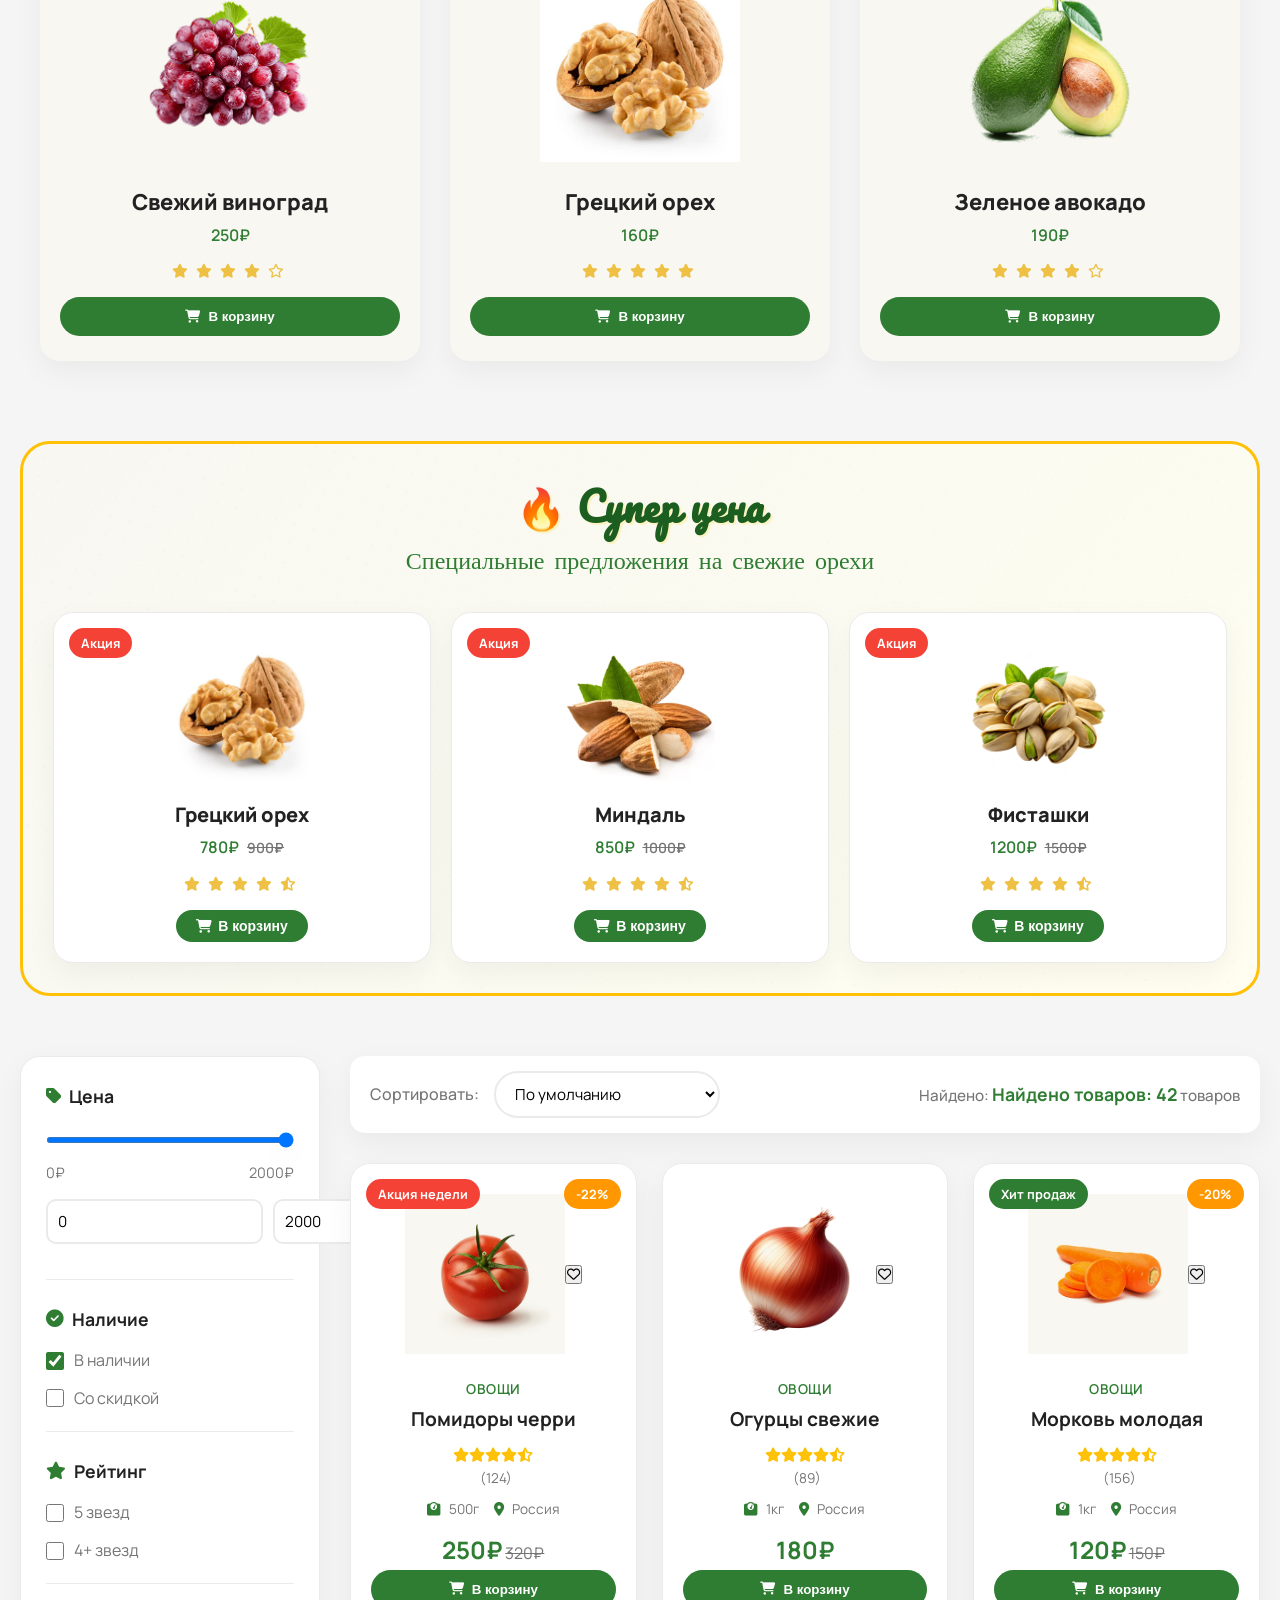
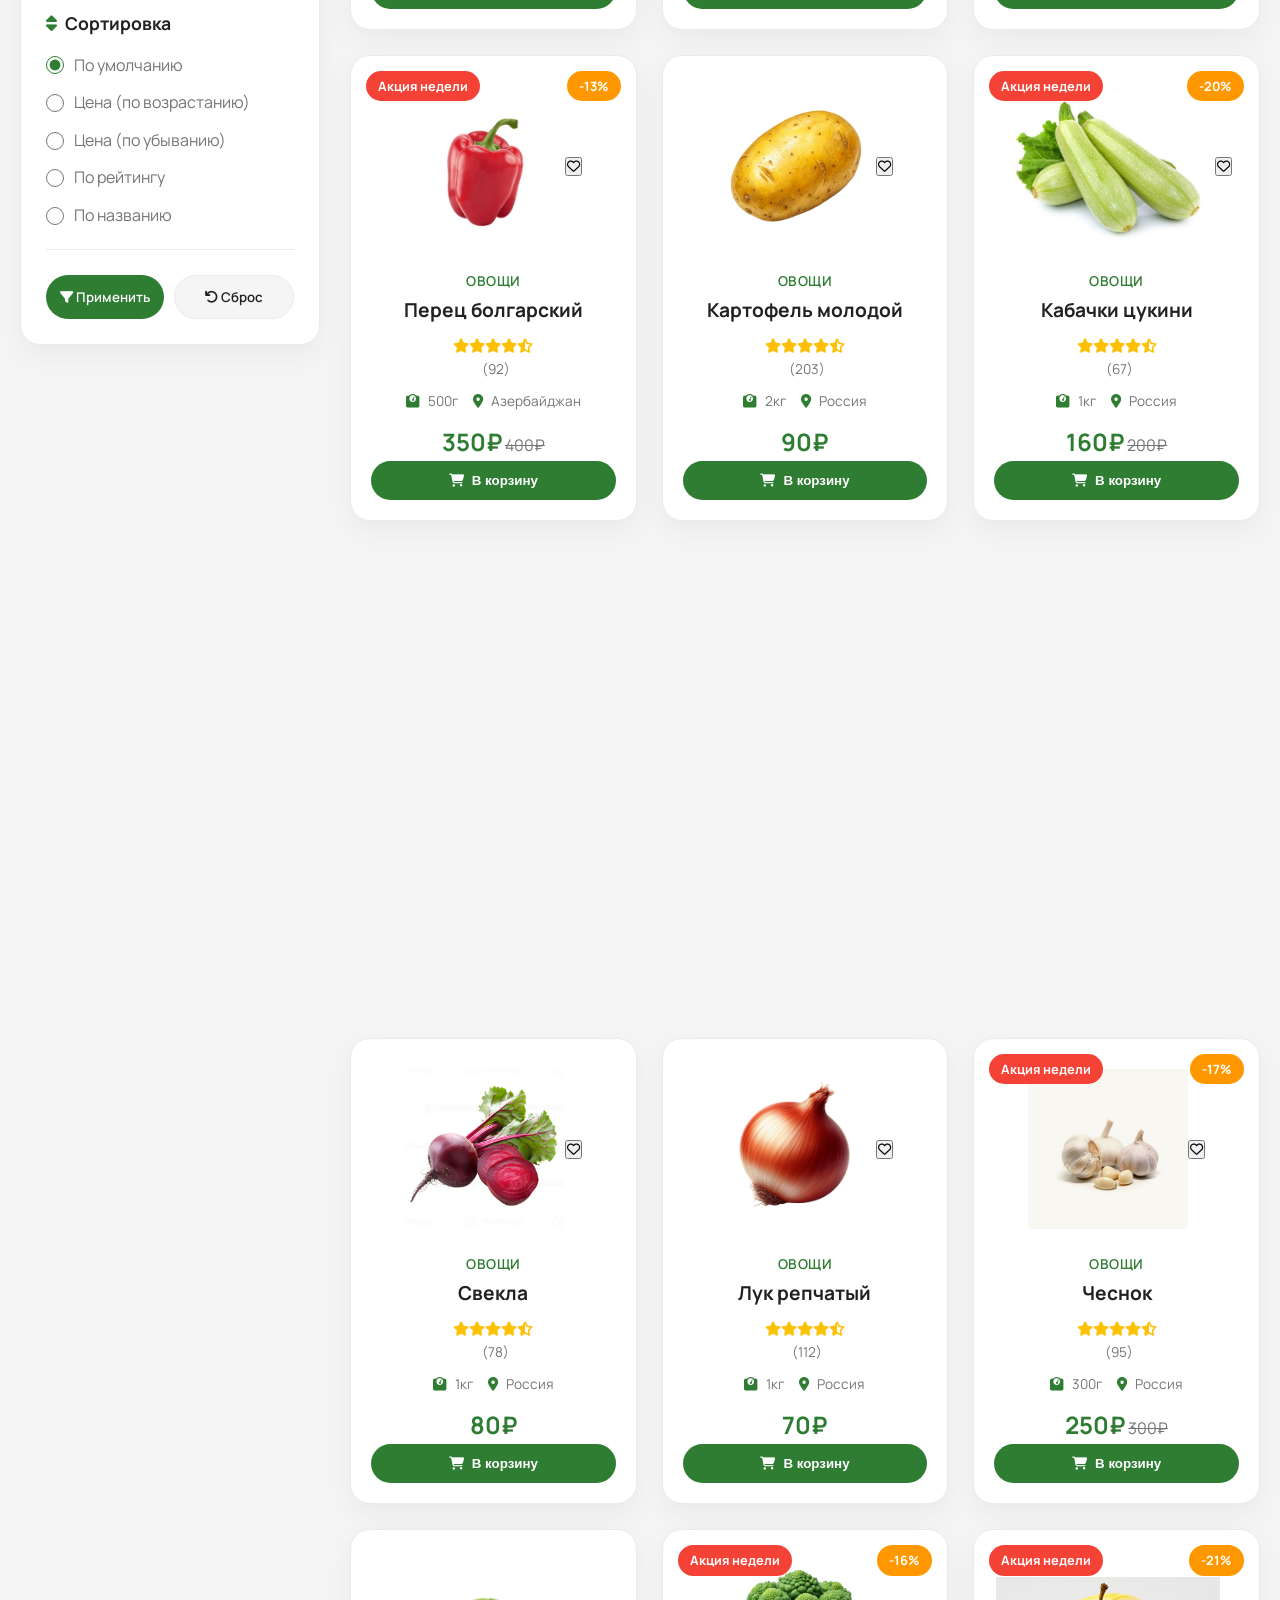
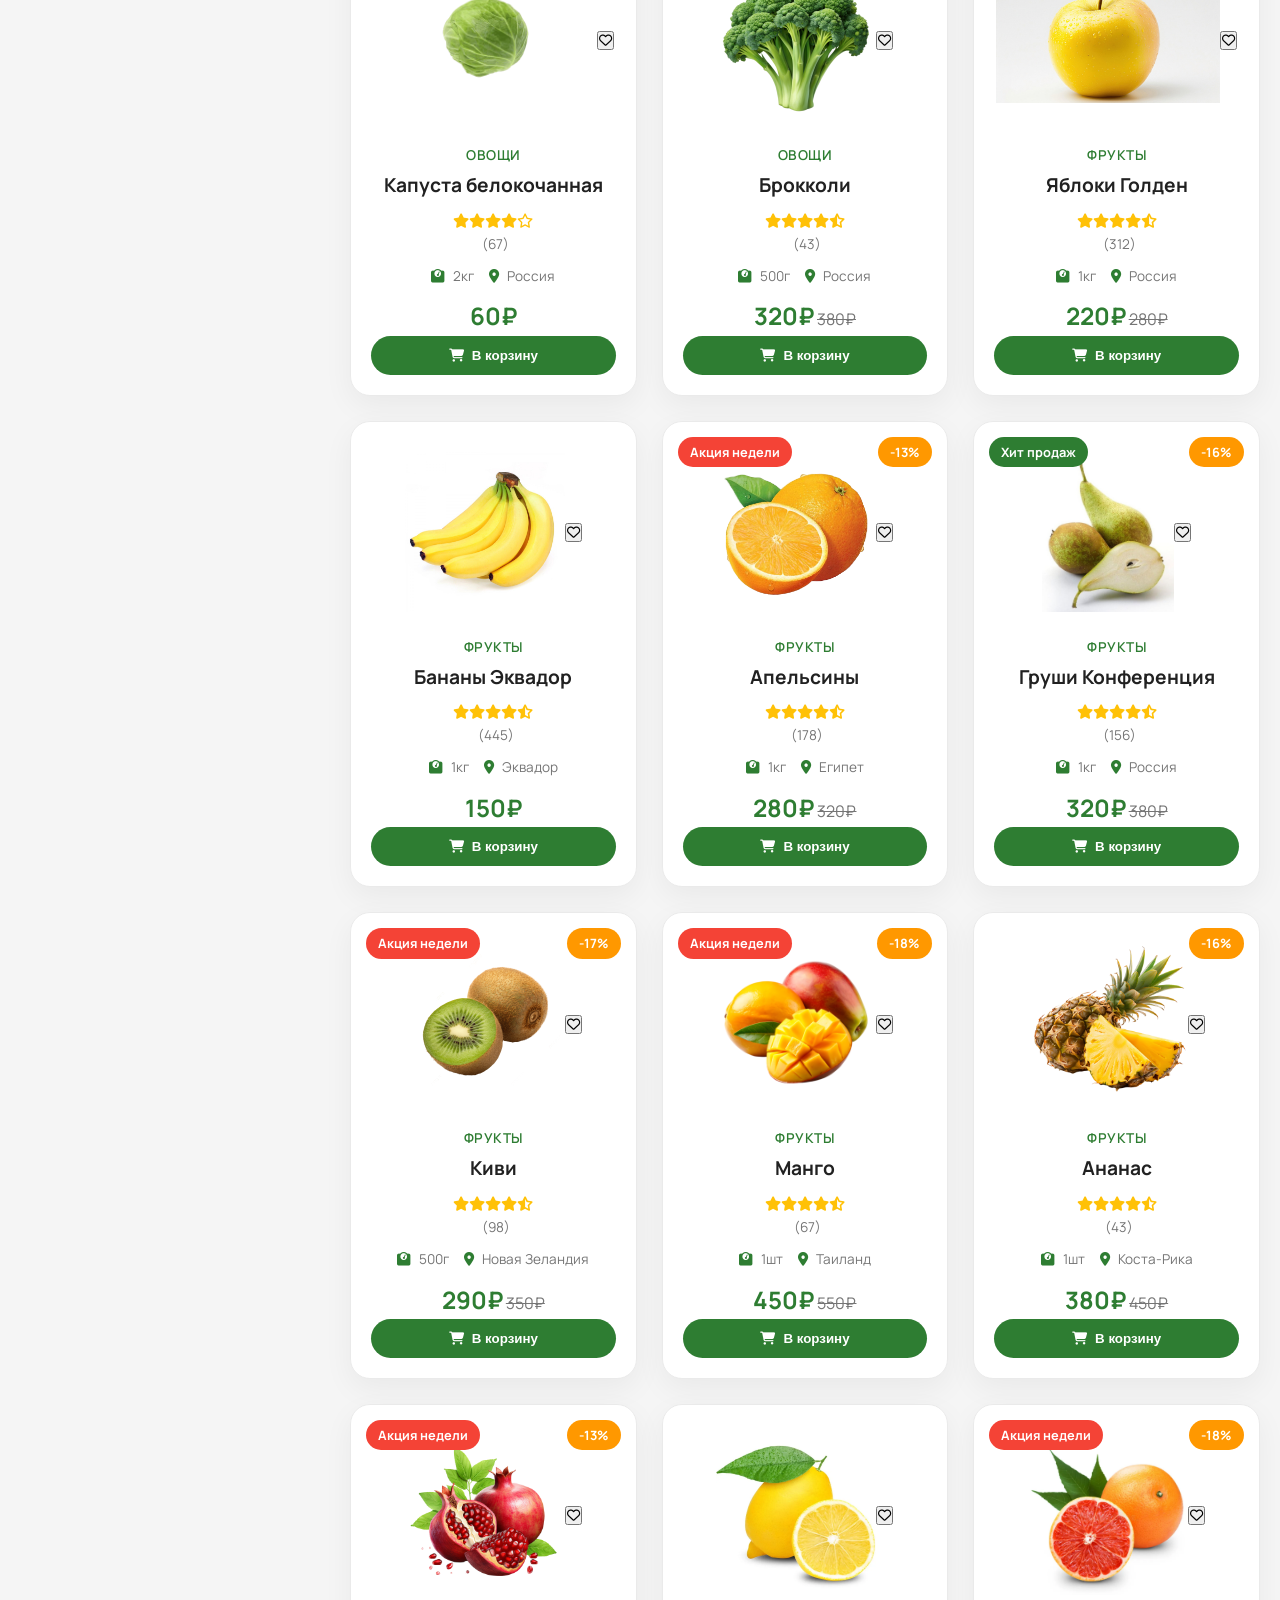
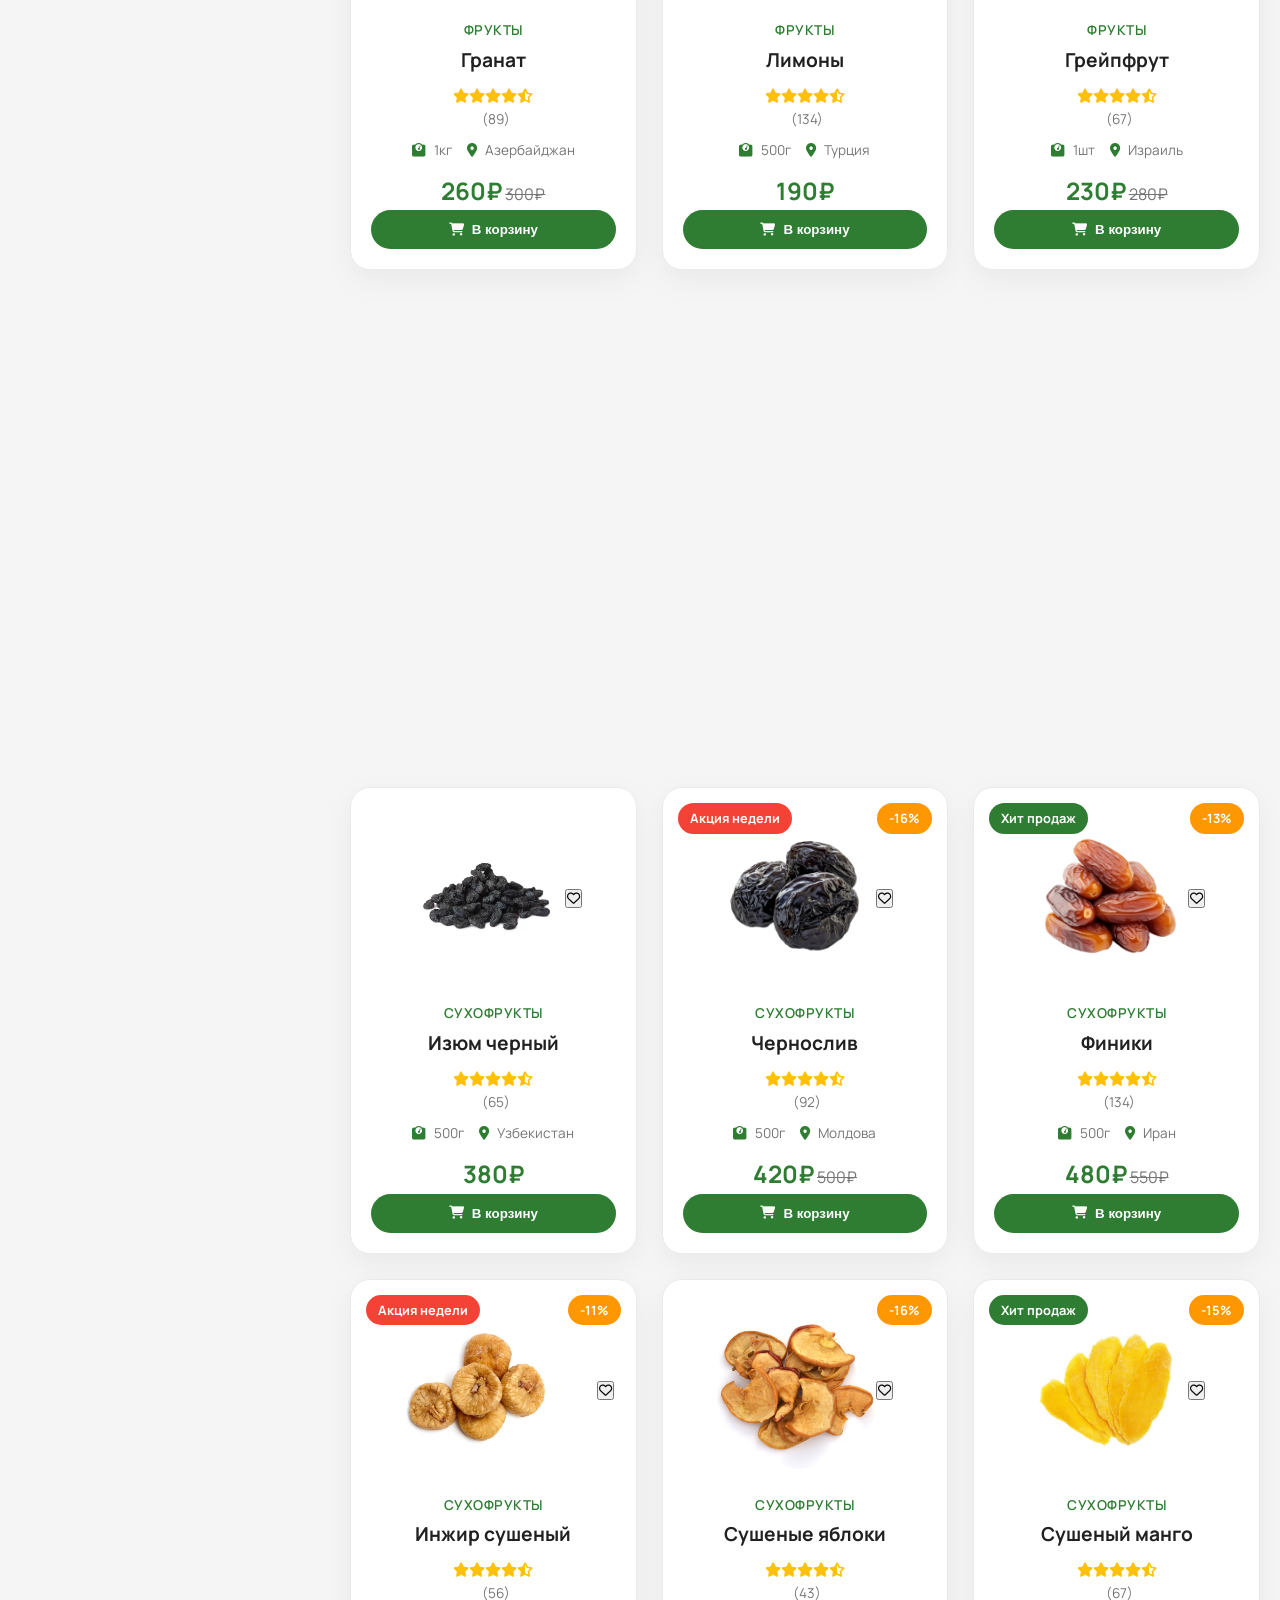
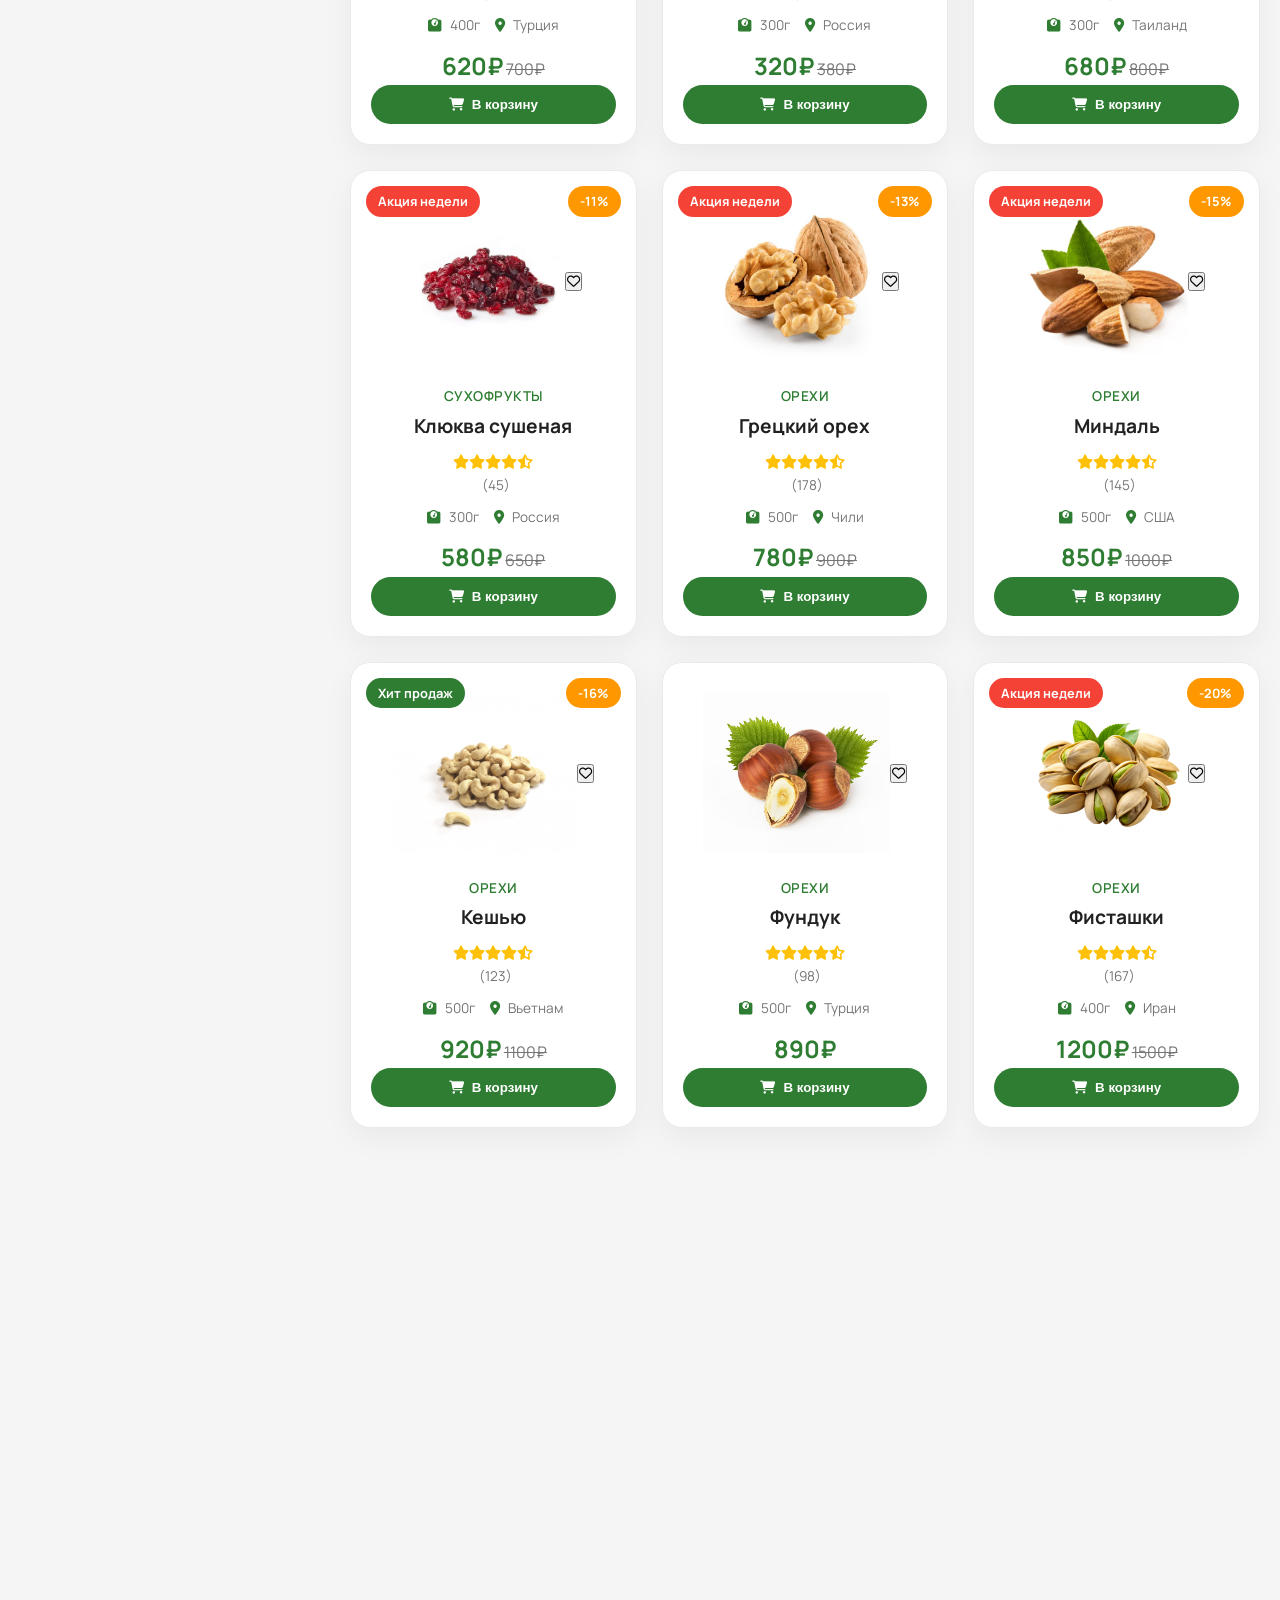
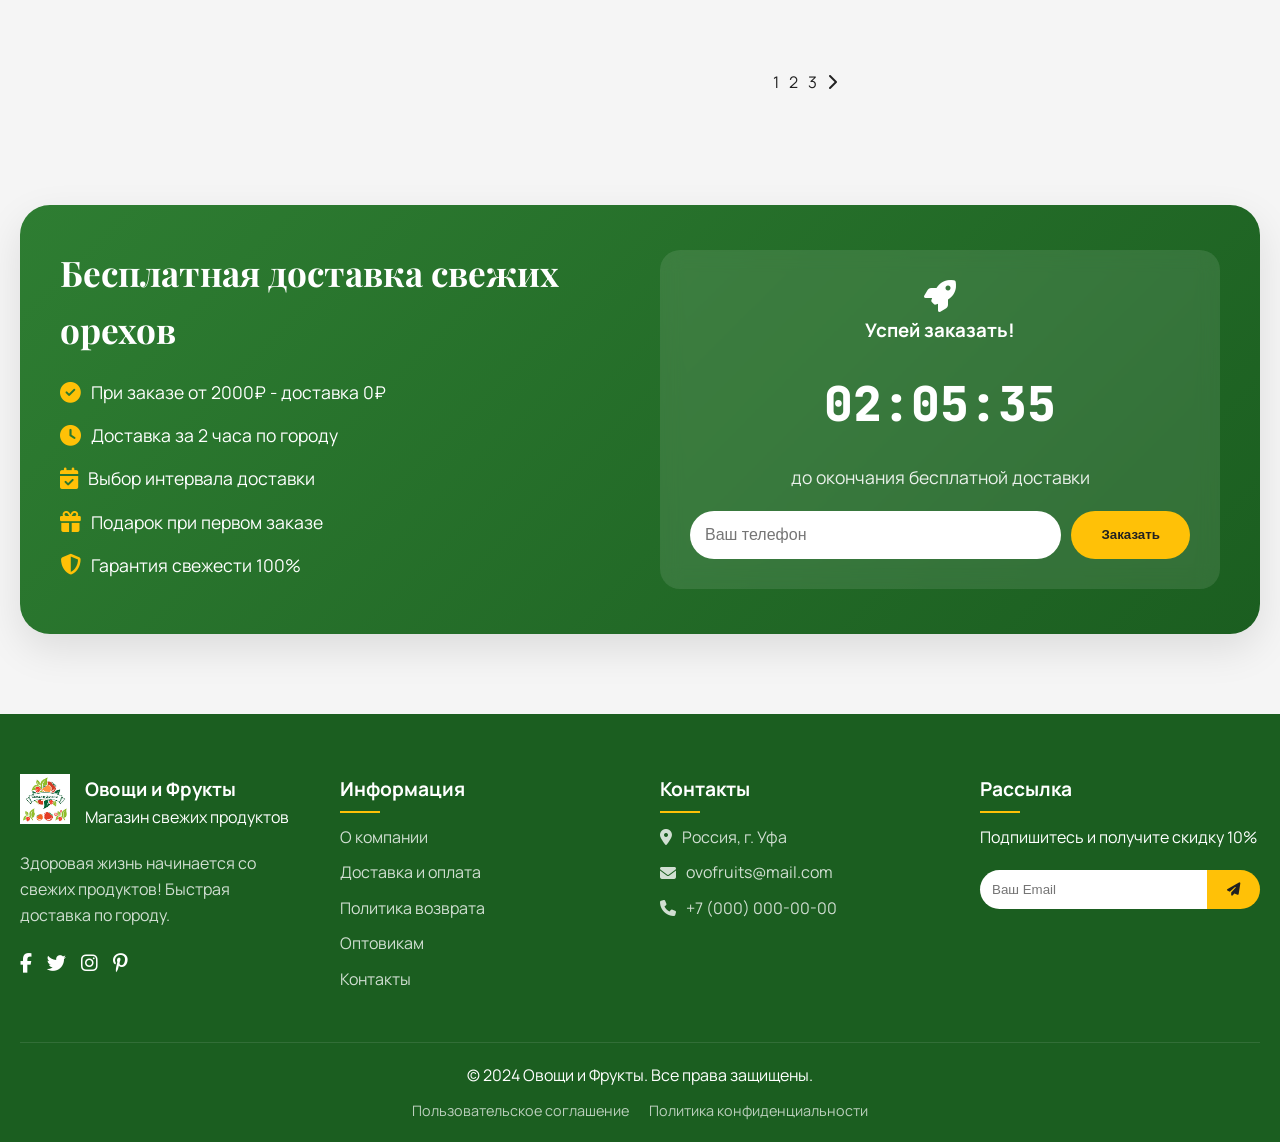
<file: catalog_nuts.html>
<!DOCTYPE html>
<html lang="ru">
<head>
    <meta charset="UTF-8">
    <meta name="viewport" content="width=device-width, initial-scale=1.0">
    <title>Орехи - Каталог | Овощи и Фрукты</title>
    
    <!-- Подключаем шрифты -->
    <link rel="preconnect" href="https://fonts.googleapis.com">
    <link rel="preconnect" href="https://fonts.gstatic.com" crossorigin>
    <link href="https://fonts.googleapis.com/css2?family=Manrope:wght@300;400;500;600;700;800&family=Playfair+Display:wght@700&family=Caveat&family=Pacifico&family=Covered+By+Your+Grace&family=IBM+Plex+Mono:ital,wght@1,500&family=JetBrains+Mono:wght@400;500;700&display=swap" rel="stylesheet">
    
    <!-- Font Awesome -->
    <link rel="stylesheet" href="https://cdnjs.cloudflare.com/ajax/libs/font-awesome/6.4.0/css/all.min.css">
    
    <!-- Анимации -->
    <link rel="stylesheet" href="https://cdnjs.cloudflare.com/ajax/libs/animate.css/4.1.1/animate.min.css">
    <script src="js/script.js"></script>

    
    <style>
        /* ===== ОСНОВНЫЕ ПЕРЕМЕННЫЕ ===== */
        * {
            margin: 0;
            padding: 0;
            box-sizing: border-box;
        }

        :root {
            --primary-green: #2E7D32;
            --primary-green-light: #4CAF50;
            --primary-green-dark: #1B5E20;
            --accent-yellow: #ffc107;
            --accent-red: #f44336;
            --text-dark: #212121;
            --text-light: #757575;
            --bg-light: #F5F5F5;
            --bg-white: #FFFFFF;
            --bg-beige: #F8F7F2;
            --shadow-soft: 0 10px 30px rgba(0, 0, 0, 0.05);
            --shadow-medium: 0 15px 40px rgba(0, 0, 0, 0.1);
            --border-radius: 20px;
            --transition: all 0.3s ease;
        }

        body {
            font-family: 'Manrope', sans-serif;
            color: var(--text-dark);
            background-color: var(--bg-light);
            line-height: 1.6;
        }

        .container {
            max-width: 1400px;
            margin: 0 auto;
            padding: 0 20px;
        }

        /* ===== ШАПКА ===== */
        .header {
            background: white;
            box-shadow: var(--shadow-soft);
            position: sticky;
            top: 0;
            z-index: 100;
        }

        .main-nav {
            display: flex;
            align-items: center;
            justify-content: space-between;
            padding: 15px 0;
        }

        .logo {
            display: flex;
            align-items: center;
            gap: 15px;
            text-decoration: none;
        }

        .logo-image img {
            height: 60px;
            width: auto;
        }

        .logo-title {
            font-size: 1.5rem;
            font-weight: 800;
            color: var(--primary-green-dark);
            line-height: 1.2;
        }

        .logo-subtitle {
            font-size: 0.85rem;
            color: var(--text-light);
        }

        .nav-menu ul {
            display: flex;
            gap: 30px;
            list-style: none;
        }

        .nav-menu a {
            text-decoration: none;
            color: var(--text-dark);
            font-weight: 600;
            transition: var(--transition);
            font-size: 1rem;
        }

        .nav-menu a:hover,
        .nav-menu a.active {
            color: var(--primary-green);
        }

        .user-actions {
            display: flex;
            gap: 25px;
        }

        .action-link {
            text-decoration: none;
            color: var(--text-dark);
            display: flex;
            align-items: center;
            gap: 8px;
            font-weight: 500;
            transition: var(--transition);
        }

        .action-link:hover {
            color: var(--primary-green);
        }

        .action-link i {
            font-size: 1.2rem;
        }

        .cart-count, .wishlist-count {
            background: var(--primary-green);
            color: white;
            padding: 2px 8px;
            border-radius: 20px;
            font-size: 0.75rem;
            margin-left: 5px;
        }

       
                /* ===== ГЛАВНЫЙ ЭКРАН ===== */
        .hero {
            position: relative;
            width: 100%;
            height: 60vh;
            min-height: 500px;
            background: #1F1E17;
            overflow: hidden;
        }

        /* Rectangle 2027 - черный фон */
        .hero::before {
            content: '';
            position: absolute;
            width: 100%;
            height: 814px;
            left: 0;
            top: -3.5px;
            background: rgb(2, 2, 2);
            z-index: 1;
        }

        /* Изображение с размытием */
        .hero-image-overlay {
            position: absolute;
            top: 0;
            left: 0;
            right: 0;
            bottom: 0;
            background: url('img/nutss.png');
            background-size: cover;
            background-position: center;
            opacity: 0.95;
            filter: blur(2px);
            z-index: 2;
        }

        .hero .container {
            position: relative;
            z-index: 3;
            width: 100%;
            max-width: 1400px;
            margin: 0 auto;
            padding: 0 40px;
            height: 100%;
            display: flex;
            align-items: center;
            justify-content: flex-start;
        }

        .hero-content {
            position: relative;
            width: 656px;
            color: white;
        }

        /* Овощи и Фрукты - заголовок */
        .hero-content .hero-title {
            font-family: 'IBM Plex Mono', monospace;
            font-style: italic;
            font-weight: 500;
            font-size: 130px;
            line-height: 125px;
            color: #FFFFFF;
            margin: 0 0 20px 0;
            text-transform: uppercase;
            letter-spacing: -2px;
            width: 655.74px;
        }

        /* leaf-01.webp - декоративный элемент */
        .hero-decoration {
            position: absolute;
            width: 92px;
            height: 75px;
            right: 49px;
            top: 122px;
            z-index: 4;
        }

        .hero-decoration .leaf {
            width: 100%;
            height: 100%;
            object-fit: contain;
        }

        /* Магазин "Овощи и Фрукты" - подзаголовок */
        .hero-content .hero-subtitle {
            font-family: 'IBM Plex Mono', monospace;
            font-size: 14px;
            font-weight: 400;
            text-transform: uppercase;
            letter-spacing: 2px;
            color: #FFD700;
            margin-bottom: 15px;
            display: block;
        }

        /* Описание */
        .hero-content .hero-description {
            font-family: 'IBM Plex Mono', monospace;
            font-size: 14px;
            line-height: 1.6;
            color: rgba(255, 255, 255, 0.9);
            margin-bottom: 30px;
            max-width: 550px;
        }

        /* Кнопка */
        .hero-content .btn {
            font-family: 'IBM Plex Mono', monospace;
            display: inline-flex;
            align-items: center;
            justify-content: center;
            padding: 12px 35px;
            background: #4BAF47;
        border-radius: 10px;
            color: rgb(255, 255, 255);
            font-size: 14px;
            font-weight: 500;
            text-transform: uppercase;
            letter-spacing: 2px;
            text-decoration: none;
            cursor: pointer;
            transition: all 0.3s ease;
            position: relative;
            overflow: hidden;
            z-index: 1;
        }

        .hero-content .btn::before {
            content: '';
            position: absolute;
            top: 0;
            left: -100%;
            width: 100%;
            height: 100%;
            background: #FFD700;
            transition: left 0.3s ease;
            z-index: -1;
        }

        .hero-content .btn:hover::before {
            left: 0;
        }

        .hero-content .btn:hover {
            color: #000;
            transform: translateY(-2px);
            box-shadow: 0 10px 20px rgba(255, 215, 0, 0.3);
        }

        /* Скрываем лишний декоративный элемент */
        .hero-decoration-line {
            display: none;
        }

        /* ===== ПРЕИМУЩЕСТВА ===== */
        .benefits-section {
            display: grid;
            grid-template-columns: repeat(4, 1fr);
            gap: 20px;
            margin: 40px 0 60px;
        }

        .benefit-card {
            background: white;
            padding: 25px 20px;
            border-radius: 15px;
            text-align: center;
            box-shadow: var(--shadow-soft);
            transition: var(--transition);
            border: 1px solid #eaeaea;
        }

        .benefit-card:hover {
            transform: translateY(-5px);
            box-shadow: var(--shadow-medium);
            border-color: var(--primary-green);
        }

        .benefit-icon {
            width: 70px;
            height: 70px;
            background: linear-gradient(135deg, var(--primary-green-light), var(--primary-green));
            border-radius: 50%;
            display: flex;
            align-items: center;
            justify-content: center;
            margin: 0 auto 15px;
            color: white;
            font-size: 1.8rem;
            transition: var(--transition);
        }

        .benefit-card:hover .benefit-icon {
            transform: rotateY(180deg);
        }

        .benefit-title {
            font-weight: 700;
            font-size: 1.2rem;
            margin-bottom: 8px;
            color: var(--text-dark);
        }

        .benefit-text {
            color: var(--text-light);
            font-size: 0.9rem;
        }

        /* ===== ДОСТАВКА ===== */
        .delivery-info {
            background: linear-gradient(135deg, var(--primary-green), var(--primary-green-dark));
            border-radius: 30px;
            padding: 40px;
            margin: 60px 0;
            color: white;
            display: grid;
            grid-template-columns: 1fr 1fr;
            gap: 40px;
            align-items: center;
            box-shadow: var(--shadow-medium);
        }

        .delivery-content h2 {
            font-size: 2.2rem;
            margin-bottom: 20px;
            font-family: 'Playfair Display', serif;
        }

        .delivery-features {
            list-style: none;
        }

        .delivery-features li {
            margin-bottom: 15px;
            display: flex;
            align-items: center;
            gap: 10px;
            font-size: 1.1rem;
        }

        .delivery-features i {
            color: var(--accent-yellow);
            font-size: 1.3rem;
        }

        .delivery-timer {
            background: rgba(255,255,255,0.1);
            padding: 30px;
            border-radius: 20px;
            text-align: center;
            backdrop-filter: blur(10px);
        }

        .timer-display {
            font-size: 3rem;
            font-weight: 800;
            margin: 20px 0;
            font-family: 'JetBrains Mono', monospace;
        }

        .timer-label {
            font-size: 1.1rem;
            opacity: 0.9;
        }

        .delivery-form {
            display: flex;
            gap: 10px;
            margin-top: 20px;
        }

        .delivery-form input {
            flex: 1;
            padding: 15px;
            border: none;
            border-radius: 30px;
            outline: none;
            font-size: 1rem;
        }

        .delivery-form button {
            padding: 15px 30px;
            background: var(--accent-yellow);
            border: none;
            border-radius: 30px;
            font-weight: 700;
            color: var(--text-dark);
            cursor: pointer;
            transition: var(--transition);
        }

        .delivery-form button:hover {
            background: #ffb300;
            transform: scale(1.05);
        }

        /* ===== ТОВАРЫ НЕДЕЛИ (КАК В CATALOG) ===== */
        .weekly-products {
            margin: 60px 0 80px;
        }

        .weekly-title {
            text-align: center;
            margin-bottom: 40px;
        }

        .weekly-title h2 {
            font-family: 'Playfair Display', serif;
            font-size: 2.5rem;
            color: var(--text-dark);
            margin-bottom: 10px;
        }

        .weekly-title p {
            font-family: 'Covered By Your Grace', cursive;
            font-size: 1.8rem;
            color: var(--primary-green);
        }

        .weekly-grid {
            display: grid;
            grid-template-columns: repeat(3, 1fr);
            gap: 30px;
            max-width: 1200px;
            margin: 0 auto;
        }

        .weekly-grid-second {
            display: grid;
            grid-template-columns: repeat(3, 1fr);
            gap: 30px;
            max-width: 1200px;
            margin: 30px auto 0;
        }

        .weekly-item {
            background: var(--bg-beige);
            border-radius: 20px;
            padding: 30px 20px 25px;
            text-align: center;
            position: relative;
            box-shadow: var(--shadow-soft);
            transition: var(--transition);
        }

        .weekly-item:hover {
            transform: translateY(-10px);
            box-shadow: var(--shadow-medium);
        }

        .weekly-image {
            width: 200px;
            height: 200px;
            margin: 0 auto 20px;
            position: relative;
        }

        .weekly-image img {
            width: 100%;
            height: 100%;
            object-fit: contain;
        }

        .weekly-item h3 {
            font-family: 'Manrope', sans-serif;
            font-weight: 800;
            font-size: 22px;
            line-height: 26px;
            color: #222222;
            margin-bottom: 5px;
        }

        .weekly-price {
            font-family: 'Manrope', sans-serif;
            font-weight: 600;
            font-size: 16px;
            line-height: 30px;
            color: var(--primary-green);
            margin-bottom: 10px;
        }

        .weekly-rating {
            color: #EEC044;
            font-size: 14px;
            letter-spacing: 4px;
            margin-bottom: 15px;
        }

        .weekly-rating i {
            margin: 0 2px;
        }

        .btn-weekly {
            background: var(--primary-green);
            color: white;
            border: none;
            padding: 10px 25px;
            border-radius: 30px;
            font-weight: 600;
            cursor: pointer;
            transition: var(--transition);
            display: inline-flex;
            align-items: center;
            gap: 8px;
        }

        .btn-weekly:hover {
            background: var(--primary-green-dark);
            transform: scale(1.05);
        }

        /* ===== АКЦИОННЫЕ ТОВАРЫ (СТИЛЬ ИЗ CATALOG) ===== */
        .promo-section {
            margin: 40px 0 60px;
            padding: 30px;
            background: linear-gradient(135deg, #f8f7f2, #fffef0);
            border-radius: 30px;
            border: 3px solid var(--accent-yellow);
            position: relative;
            overflow: hidden;
        }

        .promo-section::before {
            content: '';
            position: absolute;
            top: -50%;
            right: -50%;
            width: 200%;
            height: 200%;
            background: radial-gradient(circle, rgba(76,175,80,0.03) 1px, transparent 1px);
            background-size: 20px 20px;
            transform: rotate(15deg);
            pointer-events: none;
        }

        .promo-header {
            text-align: center;
            margin-bottom: 30px;
            position: relative;
            z-index: 1;
        }

        .promo-header h3 {
            font-family: 'Pacifico', cursive;
            font-size: 2.5rem;
            color: var(--primary-green-dark);
            margin-bottom: 5px;
            text-shadow: 2px 2px 0 rgba(255,215,0,0.2);
        }

        .promo-header p {
            font-family: 'Covered By Your Grace', cursive;
            font-size: 1.5rem;
            color: var(--primary-green);
        }

        .promo-grid {
            display: grid;
            grid-template-columns: repeat(3, 1fr);
            gap: 20px;
            position: relative;
            z-index: 1;
        }

        .promo-card {
            background: white;
            border-radius: 20px;
            padding: 25px 20px 20px;
            text-align: center;
            position: relative;
            box-shadow: var(--shadow-soft);
            transition: var(--transition);
            border: 1px solid #eaeaea;
        }

        .promo-card:hover {
            transform: translateY(-8px);
            box-shadow: var(--shadow-medium);
            border-color: var(--accent-yellow);
        }

        .promo-badge {
            position: absolute;
            top: 15px;
            left: 15px;
            background: var(--accent-red);
            color: white;
            padding: 5px 12px;
            border-radius: 25px;
            font-size: 0.8rem;
            font-weight: 700;
            z-index: 2;
        }

        .promo-image {
            width: 150px;
            height: 150px;
            margin: 0 auto 15px;
            position: relative;
        }

        .promo-image img {
            width: 100%;
            height: 100%;
            object-fit: contain;
            transition: transform 0.6s ease;
        }

        .promo-card:hover .promo-image img {
            transform: scale(1.1) rotate(2deg);
        }

        .promo-card h4 {
            font-family: 'Manrope', sans-serif;
            font-weight: 800;
            font-size: 20px;
            line-height: 24px;
            color: #222222;
            margin-bottom: 5px;
        }

        .promo-card .promo-price {
            font-family: 'Manrope', sans-serif;
            font-weight: 600;
            font-size: 16px;
            line-height: 30px;
            color: var(--primary-green);
            margin-bottom: 10px;
        }

        .promo-card .promo-price .old {
            font-size: 14px;
            color: var(--text-light);
            text-decoration: line-through;
            margin-left: 5px;
        }

        .promo-card .btn-promo {
            background: var(--primary-green);
            color: white;
            border: none;
            padding: 8px 20px;
            border-radius: 30px;
            font-weight: 600;
            font-size: 14px;
            cursor: pointer;
            transition: var(--transition);
            display: inline-flex;
            align-items: center;
            gap: 6px;
        }

        .promo-card .btn-promo:hover {
            background: var(--primary-green-dark);
            transform: scale(1.05);
        }

        /* ===== ОСНОВНОЙ МАКЕТ ===== */
        .catalog-layout {
            display: grid;
            grid-template-columns: 300px 1fr;
            gap: 30px;
            margin: 40px 0;
        }

        /* ===== ФИЛЬТРЫ ===== */
        .filters-sidebar {
            background: white;
            border-radius: 20px;
            padding: 25px;
            box-shadow: var(--shadow-soft);
            height: fit-content;
            position: sticky;
            top: 100px;
            border: 1px solid #eaeaea;
        }

        .filter-group {
            margin-bottom: 25px;
            padding-bottom: 20px;
            border-bottom: 1px solid #eaeaea;
        }

        .filter-group:last-child {
            border-bottom: none;
            margin-bottom: 0;
            padding-bottom: 0;
        }

        .filter-title {
            font-weight: 700;
            font-size: 1.1rem;
            margin-bottom: 15px;
            display: flex;
            align-items: center;
            gap: 8px;
            color: var(--text-dark);
        }

        .filter-title i {
            color: var(--primary-green);
        }

        .filter-options {
            display: flex;
            flex-direction: column;
            gap: 12px;
        }

        .filter-checkbox {
            display: flex;
            align-items: center;
            gap: 10px;
            cursor: pointer;
            color: var(--text-light);
            transition: var(--transition);
        }

        .filter-checkbox:hover {
            color: var(--primary-green);
        }

        .filter-checkbox input[type="checkbox"],
        .filter-checkbox input[type="radio"] {
            width: 18px;
            height: 18px;
            cursor: pointer;
            accent-color: var(--primary-green);
        }

        .price-inputs {
            display: flex;
            gap: 10px;
            margin-bottom: 15px;
        }

        .price-input {
            flex: 1;
            padding: 10px;
            border: 2px solid #eaeaea;
            border-radius: 10px;
            font-family: 'Manrope', sans-serif;
            font-size: 0.95rem;
            transition: var(--transition);
        }

        .price-input:focus {
            outline: none;
            border-color: var(--primary-green);
            box-shadow: 0 0 0 3px rgba(76, 175, 80, 0.1);
        }

        .price-range {
            margin: 15px 0;
        }

        .price-range input[type="range"] {
            width: 100%;
            height: 6px;
            background: #eaeaea;
            border-radius: 3px;
            outline: none;
        }

        .price-range input[type="range"]::-webkit-slider-thumb {
            -webkit-appearance: none;
            width: 20px;
            height: 20px;
            background: var(--primary-green);
            border-radius: 50%;
            cursor: pointer;
            box-shadow: var(--shadow-soft);
            transition: var(--transition);
        }

        .price-range input[type="range"]::-webkit-slider-thumb:hover {
            transform: scale(1.2);
        }

        .price-values {
            display: flex;
            justify-content: space-between;
            margin-top: 10px;
            font-size: 0.9rem;
            color: var(--text-light);
        }

        .filter-buttons {
            display: flex;
            gap: 10px;
            margin-top: 20px;
        }

        .apply-filters, .reset-filters {
            flex: 1;
            padding: 12px;
            border: none;
            border-radius: 30px;
            font-weight: 600;
            cursor: pointer;
            transition: var(--transition);
            font-family: 'Manrope', sans-serif;
        }

        .apply-filters {
            background: var(--primary-green);
            color: white;
        }

        .apply-filters:hover {
            background: var(--primary-green-dark);
            transform: translateY(-2px);
        }

        .reset-filters {
            background: var(--bg-light);
            color: var(--text-dark);
            border: 1px solid #eaeaea;
        }

        .reset-filters:hover {
            background: #eaeaea;
            transform: translateY(-2px);
        }

        /* ===== ОСНОВНАЯ ЧАСТЬ ===== */
        .catalog-main {
            min-height: 600px;
        }

        .catalog-controls {
            display: flex;
            justify-content: space-between;
            align-items: center;
            margin-bottom: 30px;
            flex-wrap: wrap;
            gap: 20px;
            background: white;
            padding: 15px 20px;
            border-radius: 15px;
            box-shadow: var(--shadow-soft);
        }

        .sort-section {
            display: flex;
            align-items: center;
            gap: 15px;
        }

        .sort-section label {
            color: var(--text-light);
            font-weight: 500;
        }

        .sort-select {
            padding: 10px 25px 10px 15px;
            border: 2px solid #eaeaea;
            border-radius: 30px;
            font-family: 'Manrope', sans-serif;
            font-size: 0.95rem;
            cursor: pointer;
            outline: none;
            background: white;
            transition: var(--transition);
        }

        .sort-select:focus {
            border-color: var(--primary-green);
        }

        .results-info {
            color: var(--text-light);
            font-size: 0.95rem;
            font-weight: 500;
        }

        .results-info span {
            color: var(--primary-green);
            font-weight: 700;
            font-size: 1.1rem;
        }

        /* ===== СЕТКА ТОВАРОВ ===== */
        .products-grid {
            display: grid;
            grid-template-columns: repeat(3, 1fr);
            gap: 25px;
            margin-bottom: 40px;
        }

        .product-card {
            background: white;
            border-radius: 20px;
            padding: 20px;
            text-align: center;
            position: relative;
            box-shadow: var(--shadow-soft);
            transition: var(--transition);
            border: 1px solid #eaeaea;
            display: flex;
            flex-direction: column;
            animation: fadeIn 0.5s ease;
        }

        .product-card:hover {
            transform: translateY(-8px);
            box-shadow: var(--shadow-medium);
        }

        .product-badge {
            position: absolute;
            top: 15px;
            left: 15px;
            background: var(--accent-red);
            color: white;
            padding: 5px 12px;
            border-radius: 25px;
            font-size: 0.8rem;
            font-weight: 700;
            z-index: 2;
        }

        .product-badge.hit {
            background: var(--primary-green);
        }

        .product-discount {
            position: absolute;
            top: 15px;
            right: 15px;
            background: #ff9800;
            color: white;
            padding: 5px 12px;
            border-radius: 25px;
            font-size: 0.8rem;
            font-weight: 700;
            z-index: 2;
        }

        .product-image {
            height: 180px;
            display: flex;
            align-items: center;
            justify-content: center;
            margin-bottom: 15px;
            padding: 10px;
            position: relative;
            overflow: hidden;
        }

        .product-image img {
            max-width: 100%;
            max-height: 100%;
            object-fit: contain;
            transition: transform 0.6s ease;
        }

        .product-card:hover .product-image img {
            transform: scale(1.1) rotate(2deg);
        }

        .product-category {
            font-size: 0.85rem;
            color: var(--primary-green);
            font-weight: 600;
            text-transform: uppercase;
            letter-spacing: 0.5px;
            margin-bottom: 5px;
        }

        .product-name {
            font-size: 1.2rem;
            font-weight: 700;
            margin-bottom: 10px;
            color: var(--text-dark);
            line-height: 1.4;
        }

        .product-rating {
            color: #ffc107;
            margin-bottom: 10px;
            font-size: 0.9rem;
        }

        .product-rating span {
            color: var(--text-light);
            margin-left: 5px;
            font-size: 0.85rem;
        }

        .product-price {
            display: flex;
            align-items: center;
            justify-content: center;
            gap: 10px;
            margin-bottom: 15px;
        }

        .current-price {
            font-size: 1.5rem;
            font-weight: 700;
            color: var(--primary-green);
        }

        .old-price {
            font-size: 1rem;
            color: var(--text-light);
            text-decoration: line-through;
        }

        .product-meta {
            display: flex;
            justify-content: center;
            gap: 15px;
            margin: 10px 0;
            font-size: 0.85rem;
            color: var(--text-light);
        }

        .product-meta i {
            color: var(--primary-green);
            margin-right: 5px;
        }

        .add-to-cart {
            width: 100%;
            padding: 12px;
            background: var(--primary-green);
            color: white;
            border: none;
            border-radius: 30px;
            font-weight: 600;
            cursor: pointer;
            transition: var(--transition);
            display: flex;
            align-items: center;
            justify-content: center;
            gap: 8px;
            margin-top: auto;
        }

        .add-to-cart:hover {
            background: var(--primary-green-dark);
            transform: scale(1.02);
        }

        .add-to-cart:active {
            transform: scale(0.98);
        }

        /* ===== ЗАГРУЗКА ===== */
        .loading-spinner {
            text-align: center;
            padding: 40px;
            display: none;
        }

        .loading-spinner i {
            font-size: 3rem;
            color: var(--primary-green);
        }

        /* ===== ПАГИНАЦИЯ ===== */
        .pagination {
            display: flex;
            justify-content: center;
            gap: 10px;
            margin: 50px 0;
        }

        .page-btn {
            width: 45px;
            height: 45px;
            border: 2px solid #eaeaea;
            border-radius: 50%;
            background: white;
            color: var(--text-dark);
            cursor: pointer;
            transition: var(--transition);
            display: flex;
            align-items: center;
            justify-content: center;
            font-weight: 600;
            font-size: 1rem;
        }

        .page-btn:hover:not(.active) {
            background: var(--bg-light);
            border-color: var(--primary-green);
            transform: scale(1.1);
        }

        .page-btn.active {
            background: var(--primary-green);
            color: white;
            border-color: var(--primary-green);
        }

        /* ===== ПУСТОЕ СОСТОЯНИЕ ===== */
        .empty-state {
            grid-column: 1 / -1;
            text-align: center;
            padding: 60px;
            background: var(--bg-light);
            border-radius: 20px;
        }

        .empty-state i {
            font-size: 4rem;
            color: var(--text-light);
            margin-bottom: 20px;
            opacity: 0.3;
        }

        .empty-state h3 {
            font-size: 1.5rem;
            margin-bottom: 10px;
            color: var(--text-dark);
        }

        .empty-state p {
            color: var(--text-light);
        }

        /* ===== УВЕДОМЛЕНИЯ ===== */
        .notification {
            position: fixed;
            bottom: 20px;
            right: 20px;
            background: white;
            padding: 15px 25px;
            border-radius: 50px;
            box-shadow: var(--shadow-medium);
            display: flex;
            align-items: center;
            gap: 10px;
            z-index: 1000;
            animation: slideIn 0.3s ease;
            border-left: 4px solid var(--primary-green);
        }

        .notification i {
            font-size: 1.2rem;
            color: var(--primary-green);
        }

        @keyframes slideIn {
            from {
                transform: translateX(100%);
                opacity: 0;
            }
            to {
                transform: translateX(0);
                opacity: 1;
            }
        }

        .fade-out {
            animation: fadeOut 0.3s ease forwards;
        }

        @keyframes fadeOut {
            to {
                opacity: 0;
                transform: translateX(100%);
            }
        }

        /* ===== ФУТЕР ===== */
        .footer {
            background: var(--primary-green-dark);
            color: white;
            padding: 60px 0 20px;
            margin-top: 80px;
        }

        .footer-content {
            display: grid;
            grid-template-columns: repeat(auto-fit, minmax(200px, 1fr));
            gap: 40px;
            margin-bottom: 40px;
        }

        .footer-logo {
            display: flex;
            align-items: center;
            gap: 15px;
            margin-bottom: 20px;
        }

        .logo-image-small img {
            height: 50px;
            width: auto;
        }

        .footer-description {
            opacity: 0.8;
            margin-bottom: 20px;
        }

        .social-icons {
            display: flex;
            gap: 15px;
        }

        .social-icons a {
            color: white;
            font-size: 1.2rem;
            transition: var(--transition);
        }

        .social-icons a:hover {
            color: var(--accent-yellow);
            transform: translateY(-3px);
        }

        .footer-section h4 {
            font-size: 1.2rem;
            margin-bottom: 20px;
            position: relative;
        }

        .footer-section h4::after {
            content: '';
            position: absolute;
            bottom: -8px;
            left: 0;
            width: 40px;
            height: 2px;
            background: var(--accent-yellow);
        }

        .footer-menu {
            list-style: none;
        }

        .footer-menu li {
            margin-bottom: 10px;
        }

        .footer-menu a {
            color: white;
            opacity: 0.8;
            text-decoration: none;
            transition: var(--transition);
        }

        .footer-menu a:hover {
            opacity: 1;
            padding-left: 5px;
        }

        .footer-contact p {
            margin-bottom: 10px;
            display: flex;
            align-items: center;
            gap: 10px;
            opacity: 0.8;
        }

        .newsletter-form {
            display: flex;
            margin-top: 20px;
        }

        .newsletter-form input {
            flex: 1;
            padding: 12px;
            border: none;
            border-radius: 30px 0 0 30px;
            outline: none;
        }

        .newsletter-form button {
            background: var(--accent-yellow);
            color: var(--text-dark);
            border: none;
            padding: 0 20px;
            border-radius: 0 30px 30px 0;
            cursor: pointer;
            transition: var(--transition);
        }

        .newsletter-form button:hover {
            background: #ffb300;
        }

        .footer-bottom {
            text-align: center;
            padding-top: 20px;
            border-top: 1px solid rgba(255,255,255,0.1);
        }

        .footer-links {
            display: flex;
            gap: 20px;
            justify-content: center;
            margin-top: 10px;
        }

        .footer-links a {
            color: white;
            opacity: 0.7;
            text-decoration: none;
            font-size: 0.9rem;
        }

        /* ===== АДАПТИВНОСТЬ ===== */
        @media (max-width: 1200px) {
            .products-grid,
            .promo-grid,
            .weekly-grid,
            .weekly-grid-second {
                grid-template-columns: repeat(2, 1fr);
            }
            
            .benefits-section {
                grid-template-columns: repeat(2, 1fr);
            }
        }

        @media (max-width: 992px) {
            .catalog-layout {
                grid-template-columns: 1fr;
            }

            .filters-sidebar {
                position: static;
                margin-bottom: 30px;
            }

            .delivery-info {
                grid-template-columns: 1fr;
            }
        }

        @media (max-width: 768px) {
            .main-nav {
                flex-direction: column;
                gap: 15px;
            }
            
            .nav-menu ul {
                flex-wrap: wrap;
                justify-content: center;
                gap: 15px;
            }
            
            .user-actions {
                flex-wrap: wrap;
                justify-content: center;
            }
            
            .products-grid,
            .promo-grid,
            .weekly-grid,
            .weekly-grid-second {
                grid-template-columns: 1fr;
            }
            
            .benefits-section {
                grid-template-columns: 1fr;
            }
            
            .catalog-controls {
                flex-direction: column;
                align-items: flex-start;
            }
            
            .sort-section {
                width: 100%;
            }
            
            .sort-select {
                width: 100%;
            }
            
            .catalog-hero-title {
                font-size: 3rem;
            }
            
            .promo-header h3 {
                font-size: 2rem;
            }
            
            .weekly-image,
            .promo-image {
                width: 150px;
                height: 150px;
            }
        }
    </style>
</head>
<body>
    <header class="header">
        <div class="container">
            <div class="main-nav">
                <a href="index.html" class="logo">
                    <div class="logo-image">
                        <img src="img/logo.png" alt="Логотип">
                    </div>
                    <div class="logo-text">
                        <h1 class="logo-title">Овощи и Фрукты</h1>
                        <p class="logo-subtitle">Магазин свежих продуктов</p>
                    </div>
                </a>

                <nav class="nav-menu">
                    <ul>
                        <li><a href="index.html">Главная</a></li>
                        <li><a href="catalog.html" class="active">Каталог</a></li>
                        <li><a href="about.html">О нас</a></li>
                        <li><a href="delivery.html">Доставка</a></li>
                        <li><a href="contacts.html">Контакты</a></li>
                    </ul>
                </nav>

                <div class="user-actions">
                    <a href="#" class="action-link">
                        <i class="fas fa-heart"></i>
                        <span>Избранное <span class="wishlist-count">0</span></span>
                    </a>
                    <a href="cart.html" class="action-link">
                        <i class="fas fa-shopping-cart"></i>
                        <span>Корзина <span class="cart-count">0</span></span>
                    </a>
                    <a href="login.html" class="action-link">
                        <i class="fas fa-user"></i>
                        <span>Войти</span>
                    </a>
                </div>
            </div>
        </div>
    </header>

    <main>
        

<!-- Главный экран -->
        <section class="hero">
            <div class="hero-image-overlay"></div>
            <div class="container">
                <div class="hero-content">
                    <h2 class="hero-title">Каталог Орехов</h2>
                    <div class="hero-decoration">
                        <img src="img/leaf.png" alt="Листок" class="leaf">
                    </div>
                    <p class="hero-subtitle">Отборные орехи со всего мира</p>
                    <a href="catalog.html" class="btn btn-primary">В каталог</a>
                </div>
            </div>
            <div class="hero-decoration-line"></div>
        </section>

        
        <!-- Преимущества -->
        <div class="container">
            <div class="benefits-section">
                <div class="benefit-card animate__animated animate__fadeInUp">
                    <div class="benefit-icon">
                        <i class="fas fa-truck"></i>
                    </div>
                    <h3 class="benefit-title">Бесплатная доставка</h3>
                    <p class="benefit-text">При заказе от 2000₽</p>
                </div>
                <div class="benefit-card animate__animated animate__fadeInUp" style="animation-delay: 0.1s">
                    <div class="benefit-icon">
                        <i class="fas fa-leaf"></i>
                    </div>
                    <h3 class="benefit-title">100% свежесть</h3>
                    <p class="benefit-text">Ежедневные поставки</p>
                </div>
                <div class="benefit-card animate__animated animate__fadeInUp" style="animation-delay: 0.2s">
                    <div class="benefit-icon">
                        <i class="fas fa-clock"></i>
                    </div>
                    <h3 class="benefit-title">Быстрая доставка</h3>
                    <p class="benefit-text">За 2 часа по городу</p>
                </div>
                <div class="benefit-card animate__animated animate__fadeInUp" style="animation-delay: 0.3s">
                    <div class="benefit-icon">
                        <i class="fas fa-gift"></i>
                    </div>
                    <h3 class="benefit-title">Подарки</h3>
                    <p class="benefit-text">Каждому покупателю</p>
                </div>
            </div>
        </div>

        <!-- ТОВАРЫ НЕДЕЛИ -->
        <section class="weekly-products">
            <div class="container">
                <div class="weekly-title">
                    <p>Сезонный урожай</p>
                    <h2>Товары недели</h2>
                </div>
                
                <!-- Первый ряд -->
                <div class="weekly-grid" id="weeklyProductsFirstRow"></div>
                
                <!-- Второй ряд -->
                <div class="weekly-grid-second" id="weeklyProductsSecondRow"></div>
            </div>
        </section>

        <!-- АКЦИОННЫЕ ТОВАРЫ (СТИЛЬ ИЗ CATALOG) -->
        <div class="container">
            <section class="promo-section">
                <div class="promo-header">
                    <h3>🔥 Супер цена</h3>
                    <p>Специальные предложения на свежие орехи</p>
                </div>
                
                <div class="promo-grid" id="promoProductsGrid">
                    <!-- Товары загружаются через JS в стиле catalog -->
                </div>
            </section>
        </div>

        <!-- Основной контент -->
        <div class="container">
            <div class="catalog-layout">
                <!-- Фильтры -->
                <aside class="filters-sidebar">
                    <div class="filter-group">
                        <div class="filter-title">
                            <i class="fas fa-tag"></i> Цена
                        </div>
                        <div class="price-range">
                            <input type="range" id="priceRange" min="0" max="2000" value="2000" step="10">
                            <div class="price-values">
                                <span>0₽</span>
                                <span id="priceValue">2000₽</span>
                            </div>
                        </div>
                        <div class="price-inputs">
                            <input type="number" class="price-input" id="minPrice" placeholder="От" min="0" value="0">
                            <input type="number" class="price-input" id="maxPrice" placeholder="До" min="0" value="2000">
                        </div>
                    </div>

                    <div class="filter-group">
                        <div class="filter-title">
                            <i class="fas fa-check-circle"></i> Наличие
                        </div>
                        <div class="filter-options">
                            <label class="filter-checkbox">
                                <input type="checkbox" id="inStock" checked>
                                <span>В наличии</span>
                            </label>
                            <label class="filter-checkbox">
                                <input type="checkbox" id="onSale">
                                <span>Со скидкой</span>
                            </label>
                        </div>
                    </div>

                    <div class="filter-group">
                        <div class="filter-title">
                            <i class="fas fa-star"></i> Рейтинг
                        </div>
                        <div class="filter-options">
                            <label class="filter-checkbox">
                                <input type="checkbox" id="rating5">
                                <span>5 звезд</span>
                            </label>
                            <label class="filter-checkbox">
                                <input type="checkbox" id="rating4">
                                <span>4+ звезд</span>
                            </label>
                        </div>
                    </div>

                    <div class="filter-group">
                        <div class="filter-title">
                            <i class="fas fa-sort"></i> Сортировка
                        </div>
                        <div class="filter-options">
                            <label class="filter-checkbox">
                                <input type="radio" name="sort" id="sortDefault" value="default" checked>
                                <span>По умолчанию</span>
                            </label>
                            <label class="filter-checkbox">
                                <input type="radio" name="sort" id="sortPriceAsc" value="price-asc">
                                <span>Цена (по возрастанию)</span>
                            </label>
                            <label class="filter-checkbox">
                                <input type="radio" name="sort" id="sortPriceDesc" value="price-desc">
                                <span>Цена (по убыванию)</span>
                            </label>
                            <label class="filter-checkbox">
                                <input type="radio" name="sort" id="sortRating" value="rating">
                                <span>По рейтингу</span>
                            </label>
                            <label class="filter-checkbox">
                                <input type="radio" name="sort" id="sortName" value="name">
                                <span>По названию</span>
                            </label>
                        </div>
                    </div>

                    <div class="filter-buttons">
                        <button class="apply-filters" onclick="applyFilters()">
                            <i class="fas fa-filter"></i> Применить
                        </button>
                        <button class="reset-filters" onclick="resetFilters()">
                            <i class="fas fa-undo"></i> Сброс
                        </button>
                    </div>
                </aside>

                <!-- Товары -->
                <div class="catalog-main">
                    <div class="catalog-controls">
                        <div class="sort-section">
                            <label for="sortSelect">Сортировать:</label>
                            <select class="sort-select" id="sortSelect" onchange="sortProducts()">
                                <option value="default">По умолчанию</option>
                                <option value="price-asc">Цена: по возрастанию</option>
                                <option value="price-desc">Цена: по убыванию</option>
                                <option value="rating">По рейтингу</option>
                                <option value="name">По названию</option>
                            </select>
                        </div>
                        <div class="results-info">
                            Найдено: <span id="resultsCount">0</span> товаров
                        </div>
                    </div>

                    <div class="products-grid" id="productsGrid"></div>

                    <div class="loading-spinner" id="loadingSpinner">
                        <i class="fas fa-spinner fa-spin"></i>
                    </div>

                    <div class="pagination" id="pagination"></div>
                </div>
            </div>
        </div>

        <!-- Доставка -->
        <div class="container">
            <section class="delivery-info">
                <div class="delivery-content">
                    <h2>Бесплатная доставка свежих орехов</h2>
                    <ul class="delivery-features">
                        <li><i class="fas fa-check-circle"></i> При заказе от 2000₽ - доставка 0₽</li>
                        <li><i class="fas fa-clock"></i> Доставка за 2 часа по городу</li>
                        <li><i class="fas fa-calendar-check"></i> Выбор интервала доставки</li>
                        <li><i class="fas fa-gift"></i> Подарок при первом заказе</li>
                        <li><i class="fas fa-shield-alt"></i> Гарантия свежести 100%</li>
                    </ul>
                </div>
                <div class="delivery-timer">
                    <i class="fas fa-rocket" style="font-size: 2rem;"></i>
                    <h3>Успей заказать!</h3>
                    <div class="timer-display" id="deliveryTimer">02:00:00</div>
                    <p class="timer-label">до окончания бесплатной доставки</p>
                    <div class="delivery-form">
                        <input type="text" placeholder="Ваш телефон" id="deliveryPhone">
                        <button onclick="requestDelivery()">Заказать</button>
                    </div>
                </div>
            </section>
        </div>
    </main>

    <footer class="footer">
        <div class="container">
            <div class="footer-content">
                <div class="footer-section">
                    <div class="footer-logo">
                        <div class="logo-image-small">
                            <img src="img/logo.png" alt="Логотип">
                        </div>
                        <div>
                            <h3>Овощи и Фрукты</h3>
                            <p>Магазин свежих продуктов</p>
                        </div>
                    </div>
                    <p class="footer-description">
                        Здоровая жизнь начинается со свежих продуктов! Быстрая доставка по городу.
                    </p>
                    <div class="social-icons">
                        <a href="#"><i class="fab fa-facebook-f"></i></a>
                        <a href="#"><i class="fab fa-twitter"></i></a>
                        <a href="#"><i class="fab fa-instagram"></i></a>
                        <a href="#"><i class="fab fa-pinterest-p"></i></a>
                    </div>
                </div>

                <div class="footer-section">
                    <h4>Информация</h4>
                    <ul class="footer-menu">
                        <li><a href="#">О компании</a></li>
                        <li><a href="#">Доставка и оплата</a></li>
                        <li><a href="#">Политика возврата</a></li>
                        <li><a href="#">Оптовикам</a></li>
                        <li><a href="#">Контакты</a></li>
                    </ul>
                </div>

                <div class="footer-section">
                    <h4>Контакты</h4>
                    <div class="footer-contact">
                        <p><i class="fas fa-map-marker-alt"></i> Россия, г. Уфа</p>
                        <p><i class="fas fa-envelope"></i> ovofruits@mail.com</p>
                        <p><i class="fas fa-phone"></i> +7 (000) 000-00-00</p>
                    </div>
                </div>

                <div class="footer-section">
                    <h4>Рассылка</h4>
                    <p>Подпишитесь и получите скидку 10%</p>
                    <form class="newsletter-form" id="newsletterForm">
                        <input type="email" placeholder="Ваш Email" required>
                        <button type="submit"><i class="fas fa-paper-plane"></i></button>
                    </form>
                </div>
            </div>

            <div class="footer-bottom">
                <p>&copy; 2024 Овощи и Фрукты. Все права защищены.</p>
                <div class="footer-links">
                    <a href="#">Пользовательское соглашение</a>
                    <a href="#">Политика конфиденциальности</a>
                </div>
            </div>
        </div>
    </footer>

    <script>
        // ДАННЫЕ ОРЕХОВ ИЗ CATALOG.JS
        const nutsData = [
            {
                id: 23,
                name: 'Грецкий орех',
                price: 780,
                oldPrice: 900,
                rating: 4.9,
                reviews: 178,
                image: 'img/cat_nut.jpg',
                badge: 'Акция',
                inStock: true,
                category: 'Орехи',
                weight: '500г',
                country: 'Чили'
            },
            {
                id: 24,
                name: 'Миндаль',
                price: 850,
                oldPrice: 1000,
                rating: 4.9,
                reviews: 145,
                image: 'img/cat_almond.webp',
                badge: 'Акция',
                inStock: true,
                category: 'Орехи',
                weight: '500г',
                country: 'США'
            },
            {
                id: 25,
                name: 'Кешью',
                price: 920,
                oldPrice: 1100,
                rating: 4.8,
                reviews: 123,
                image: 'img/cat_keshyu.jpg',
                badge: 'Хит',
                inStock: true,
                category: 'Орехи',
                weight: '500г',
                country: 'Вьетнам'
            },
            {
                id: 26,
                name: 'Фундук',
                price: 890,
                oldPrice: null,
                rating: 4.8,
                reviews: 98,
                image: 'img/cat_funduk.avif',
                badge: null,
                inStock: true,
                category: 'Орехи',
                weight: '500г',
                country: 'Турция'
            },
            {
                id: 27,
                name: 'Фисташки',
                price: 1200,
                oldPrice: 1500,
                rating: 4.9,
                reviews: 167,
                image: 'img/cat_fistashki.png',
                badge: 'Акция',
                inStock: true,
                category: 'Орехи',
                weight: '400г',
                country: 'Иран'
            },
            {
                id: 28,
                name: 'Арахис',
                price: 350,
                oldPrice: 400,
                rating: 4.7,
                reviews: 234,
                image: 'img/cat_arahis.jpg',
                badge: null,
                inStock: true,
                category: 'Орехи',
                weight: '500г',
                country: 'Китай'
            },
            {
                id: 58,
                name: 'Кедровые орехи',
                price: 1500,
                oldPrice: 1800,
                rating: 4.9,
                reviews: 87,
                image: 'img/cat_kedr_oreh.webp',
                badge: 'Акция',
                inStock: true,
                category: 'Орехи',
                weight: '200г',
                country: 'Россия'
            },
            {
                id: 59,
                name: 'Бразильский орех',
                price: 1350,
                oldPrice: 1600,
                rating: 4.8,
                reviews: 56,
                image: 'img/cat_brazil_oreh.jpg',
                badge: 'Акция',
                inStock: true,
                category: 'Орехи',
                weight: '300г',
                country: 'Бразилия'
            }
        ];

        // АКЦИОННЫЕ ТОВАРЫ (ТОЛЬКО 3 ОРЕХА ДЛЯ БЛОКА "СУПЕР ЦЕНА")
        const promoNuts = [
            {
                id: 23,
                name: 'Грецкий орех',
                price: 780,
                oldPrice: 900,
                image: 'img/cat_nut.jpg',
                badge: 'Акция',
                rating: 4.9
            },
            {
                id: 24,
                name: 'Миндаль',
                price: 850,
                oldPrice: 1000,
                image: 'img/cat_almond.webp',
                badge: 'Акция',
                rating: 4.9
            },
            {
                id: 27,
                name: 'Фисташки',
                price: 1200,
                oldPrice: 1500,
                image: 'img/cat_fistashki.png',
                badge: 'Акция',
                rating: 4.9
            }
        ];

        let currentProducts = [...nutsData];
        let currentPage = 1;
        const itemsPerPage = 6;

        // Звезды рейтинга
        function getRatingStars(rating) {
            const fullStars = Math.floor(rating);
            const hasHalf = rating % 1 >= 0.5;
            let stars = '';
            
            for (let i = 1; i <= 5; i++) {
                if (i <= fullStars) {
                    stars += '<i class="fas fa-star"></i>';
                } else if (i === fullStars + 1 && hasHalf) {
                    stars += '<i class="fas fa-star-half-alt"></i>';
                } else {
                    stars += '<i class="far fa-star"></i>';
                }
            }
            return stars;
        }

        // Загрузка промо-товаров в стиле catalog
        function loadPromoProducts() {
            const container = document.getElementById('promoProductsGrid');
            if (!container) return;

            container.innerHTML = promoNuts.map(product => `
                <div class="promo-card">
                    <div class="promo-badge">Акция</div>
                    <div class="promo-image">
                        <img src="${product.image}" alt="${product.name}">
                    </div>
                    <h4>${product.name}</h4>
                    <div class="promo-price">
                        ${product.price}₽ <span class="old">${product.oldPrice}₽</span>
                    </div>
                    <div class="weekly-rating">
                        ${getRatingStars(product.rating)}
                    </div>
                    <button class="btn-promo" onclick="addToCart(${product.id}, '${product.name}', ${product.price})">
                        <i class="fas fa-shopping-cart"></i> В корзину
                    </button>
                </div>
            `).join('');
        }

        // Товары недели из catalog.js
        function loadWeeklyProducts() {
            const firstRow = document.getElementById('weeklyProductsFirstRow');
            const secondRow = document.getElementById('weeklyProductsSecondRow');
            
            if (!firstRow || !secondRow) return;

            const weeklyFirst = [
                {
                    id: 23,
                    name: 'Грецкий орех',
                    price: 780,
                    oldPrice: 900,
                    image: 'img/cat_nut.jpg',
                    rating: 4.9
                },
                {
                    id: 24,
                    name: 'Миндаль',
                    price: 850,
                    oldPrice: 1000,
                    image: 'img/cat_almond.webp',
                    rating: 4.9
                },
                {
                    id: 25,
                    name: 'Кешью',
                    price: 920,
                    oldPrice: 1100,
                    image: 'img/cat_keshyu.jpg',
                    rating: 4.8
                }
            ];

            const weeklySecond = [
                {
                    id: 27,
                    name: 'Фисташки',
                    price: 1200,
                    oldPrice: 1500,
                    image: 'img/cat_fistashki.png',
                    rating: 4.9
                },
                {
                    id: 58,
                    name: 'Кедровые орехи',
                    price: 1500,
                    oldPrice: 1800,
                    image: 'img/cat_kedr_oreh.webp',
                    rating: 4.9
                },
                {
                    id: 59,
                    name: 'Бразильский орех',
                    price: 1350,
                    oldPrice: 1600,
                    image: 'img/cat_brazil_oreh.jpg',
                    rating: 4.8
                }
            ];

            firstRow.innerHTML = weeklyFirst.map(product => `
                <div class="weekly-item">
                    <div class="weekly-image">
                        <img src="${product.image}" alt="${product.name}">
                    </div>
                    <h3>${product.name}</h3>
                    <div class="weekly-price">${product.price}₽ <span style="text-decoration: line-through; color: #999; font-size: 14px;">${product.oldPrice}₽</span></div>
                    <div class="weekly-rating">${getRatingStars(product.rating)}</div>
                    <button class="btn-weekly" onclick="addToCart(${product.id}, '${product.name}', ${product.price})">
                        <i class="fas fa-shopping-cart"></i> В корзину
                    </button>
                </div>
            `).join('');

            secondRow.innerHTML = weeklySecond.map(product => `
                <div class="weekly-item">
                    <div class="weekly-image">
                        <img src="${product.image}" alt="${product.name}">
                    </div>
                    <h3>${product.name}</h3>
                    <div class="weekly-price">${product.price}₽ <span style="text-decoration: line-through; color: #999; font-size: 14px;">${product.oldPrice}₽</span></div>
                    <div class="weekly-rating">${getRatingStars(product.rating)}</div>
                    <button class="btn-weekly" onclick="addToCart(${product.id}, '${product.name}', ${product.price})">
                        <i class="fas fa-shopping-cart"></i> В корзину
                    </button>
                </div>
            `).join('');
        }

        // Загрузка товаров
        function loadProducts() {
            const grid = document.getElementById('productsGrid');
            const spinner = document.getElementById('loadingSpinner');
            
            spinner.style.display = 'block';
            
            setTimeout(() => {
                const start = (currentPage - 1) * itemsPerPage;
                const end = start + itemsPerPage;
                const pageProducts = currentProducts.slice(start, end);

                if (pageProducts.length === 0) {
                    grid.innerHTML = `
                        <div class="empty-state">
                            <i class="fas fa-search"></i>
                            <h3>Товары не найдены</h3>
                            <p>Попробуйте изменить параметры фильтрации</p>
                            <button class="apply-filters" onclick="resetFilters()" style="width: auto; padding: 10px 30px;">Сбросить фильтры</button>
                        </div>
                    `;
                } else {
                    grid.innerHTML = pageProducts.map(product => {
                        const discount = product.oldPrice ? Math.round((1 - product.price/product.oldPrice) * 100) : 0;
                        return `
                        <div class="product-card">
                            ${product.badge ? `<div class="product-badge ${product.badge === 'Хит' ? 'hit' : ''}">${product.badge}</div>` : ''}
                            ${discount > 0 ? `<div class="product-discount">-${discount}%</div>` : ''}
                            <div class="product-image">
                                <img src="${product.image}" alt="${product.name}">
                            </div>
                            <div class="product-category">${product.category}</div>
                            <h3 class="product-name">${product.name}</h3>
                            <div class="product-rating">
                                ${getRatingStars(product.rating)}
                                <span>(${product.reviews})</span>
                            </div>
                            <div class="product-meta">
                                <span><i class="fas fa-weight"></i> ${product.weight}</span>
                                <span><i class="fas fa-map-marker-alt"></i> ${product.country}</span>
                            </div>
                            <div class="product-price">
                                <span class="current-price">${product.price}₽</span>
                                ${product.oldPrice ? `<span class="old-price">${product.oldPrice}₽</span>` : ''}
                            </div>
                            <button class="add-to-cart" onclick="addToCart(${product.id}, '${product.name}', ${product.price})">
                                <i class="fas fa-shopping-cart"></i> В корзину
                            </button>
                        </div>
                    `}).join('');
                }

                spinner.style.display = 'none';
                updatePagination();
                updateResultsCount();
            }, 300);
        }

        // Пагинация
        function updatePagination() {
            const pagination = document.getElementById('pagination');
            const totalPages = Math.ceil(currentProducts.length / itemsPerPage);
            
            if (totalPages <= 1) {
                pagination.innerHTML = '';
                return;
            }

            let html = '';
            for (let i = 1; i <= totalPages; i++) {
                html += `<button class="page-btn ${i === currentPage ? 'active' : ''}" onclick="goToPage(${i})">${i}</button>`;
            }
            pagination.innerHTML = html;
        }

        function goToPage(page) {
            currentPage = page;
            loadProducts();
            window.scrollTo({ top: 0, behavior: 'smooth' });
        }

        // Сортировка
        function sortProducts() {
            const sortBy = document.getElementById('sortSelect').value;
            
            switch(sortBy) {
                case 'price-asc':
                    currentProducts.sort((a, b) => a.price - b.price);
                    break;
                case 'price-desc':
                    currentProducts.sort((a, b) => b.price - a.price);
                    break;
                case 'rating':
                    currentProducts.sort((a, b) => b.rating - a.rating);
                    break;
                case 'name':
                    currentProducts.sort((a, b) => a.name.localeCompare(b.name));
                    break;
                default:
                    currentProducts = [...nutsData];
            }
            
            currentPage = 1;
            loadProducts();
        }

        // Фильтрация
        function applyFilters() {
            const minPrice = parseFloat(document.getElementById('minPrice').value) || 0;
            const maxPrice = parseFloat(document.getElementById('maxPrice').value) || 2000;
            const inStockOnly = document.getElementById('inStock').checked;
            const onSaleOnly = document.getElementById('onSale').checked;
            const rating5 = document.getElementById('rating5').checked;
            const rating4 = document.getElementById('rating4').checked;

            const sortRadios = document.getElementsByName('sort');
            let sortBy = 'default';
            for (let radio of sortRadios) {
                if (radio.checked) {
                    sortBy = radio.value;
                    break;
                }
            }

            currentProducts = nutsData.filter(product => {
                if (product.price < minPrice || product.price > maxPrice) return false;
                if (inStockOnly && !product.inStock) return false;
                if (onSaleOnly && !product.oldPrice) return false;
                if (rating5 && product.rating < 5) return false;
                if (rating4 && product.rating < 4) return false;
                return true;
            });

            switch(sortBy) {
                case 'price-asc':
                    currentProducts.sort((a, b) => a.price - b.price);
                    break;
                case 'price-desc':
                    currentProducts.sort((a, b) => b.price - a.price);
                    break;
                case 'rating':
                    currentProducts.sort((a, b) => b.rating - a.rating);
                    break;
                case 'name':
                    currentProducts.sort((a, b) => a.name.localeCompare(b.name));
                    break;
            }

            document.getElementById('sortSelect').value = sortBy;
            currentPage = 1;
            loadProducts();
        }

        // Сброс фильтров
        function resetFilters() {
            document.getElementById('minPrice').value = 0;
            document.getElementById('maxPrice').value = 2000;
            document.getElementById('priceRange').value = 2000;
            document.getElementById('priceValue').textContent = '2000₽';
            document.getElementById('inStock').checked = true;
            document.getElementById('onSale').checked = false;
            document.getElementById('rating5').checked = false;
            document.getElementById('rating4').checked = false;
            document.getElementById('sortDefault').checked = true;
            document.getElementById('sortSelect').value = 'default';
            
            currentProducts = [...nutsData];
            currentPage = 1;
            loadProducts();
        }

        // Обновление счетчика результатов
        function updateResultsCount() {
            document.getElementById('resultsCount').textContent = currentProducts.length;
        }

        // Добавление в корзину
        function addToCart(id, name, price) {
            let cart = JSON.parse(localStorage.getItem('cart')) || [];
            
            const existingItem = cart.find(item => item.id === id);
            if (existingItem) {
                existingItem.quantity += 1;
            } else {
                cart.push({ id, name, price, quantity: 1 });
            }
            
            localStorage.setItem('cart', JSON.stringify(cart));
            
            document.querySelectorAll('.cart-count').forEach(el => {
                el.textContent = cart.reduce((sum, item) => sum + item.quantity, 0);
            });

            showNotification(`✓ ${name} добавлен в корзину`);
        }

        // Уведомление
        function showNotification(message) {
            const notification = document.createElement('div');
            notification.className = 'notification';
            notification.innerHTML = `
                <i class="fas fa-check-circle"></i>
                <span>${message}</span>
            `;
            document.body.appendChild(notification);
            
            setTimeout(() => {
                notification.classList.add('fade-out');
                setTimeout(() => notification.remove(), 300);
            }, 3000);
        }

        // Таймер доставки
        function updateDeliveryTimer() {
            const timerElement = document.getElementById('deliveryTimer');
            if (!timerElement) return;

            const now = new Date();
            const endOfDay = new Date(now);
            endOfDay.setHours(23, 59, 59, 999);
            
            const diff = endOfDay - now;
            const hours = Math.floor(diff / (1000 * 60 * 60));
            const minutes = Math.floor((diff % (1000 * 60 * 60)) / (1000 * 60));
            const seconds = Math.floor((diff % (1000 * 60)) / 1000);
            
            timerElement.textContent = `${hours.toString().padStart(2, '0')}:${minutes.toString().padStart(2, '0')}:${seconds.toString().padStart(2, '0')}`;
        }

        // Запрос доставки
        function requestDelivery() {
            const phone = document.getElementById('deliveryPhone').value;
            if (phone && phone.length >= 10) {
                showNotification('Скоро с вами свяжется оператор!');
                document.getElementById('deliveryPhone').value = '';
            } else {
                showNotification('Введите корректный номер телефона');
            }
        }

        // Форма подписки
        document.getElementById('newsletterForm')?.addEventListener('submit', function(e) {
            e.preventDefault();
            const email = this.querySelector('input[type="email"]').value;
            if (email && email.includes('@')) {
                showNotification('Спасибо за подписку! Скидка 10% уже ваша');
                this.reset();
            }
        });

        // Синхронизация цены
        document.getElementById('priceRange').addEventListener('input', function() {
            document.getElementById('priceValue').textContent = this.value + '₽';
            document.getElementById('maxPrice').value = this.value;
        });

        document.getElementById('maxPrice').addEventListener('input', function() {
            const value = this.value || 0;
            document.getElementById('priceRange').value = value;
            document.getElementById('priceValue').textContent = value + '₽';
        });

        // Инициализация
        document.addEventListener('DOMContentLoaded', () => {
            loadPromoProducts();
            loadWeeklyProducts();
            loadProducts();
            
            // Обновляем счетчик корзины
            const cart = JSON.parse(localStorage.getItem('cart')) || [];
            const totalItems = cart.reduce((sum, item) => sum + item.quantity, 0);
            document.querySelectorAll('.cart-count').forEach(el => {
                el.textContent = totalItems;
            });

            // Запускаем таймер
            updateDeliveryTimer();
            setInterval(updateDeliveryTimer, 1000);
        });
    </script>
</body>
</html>
</file>
